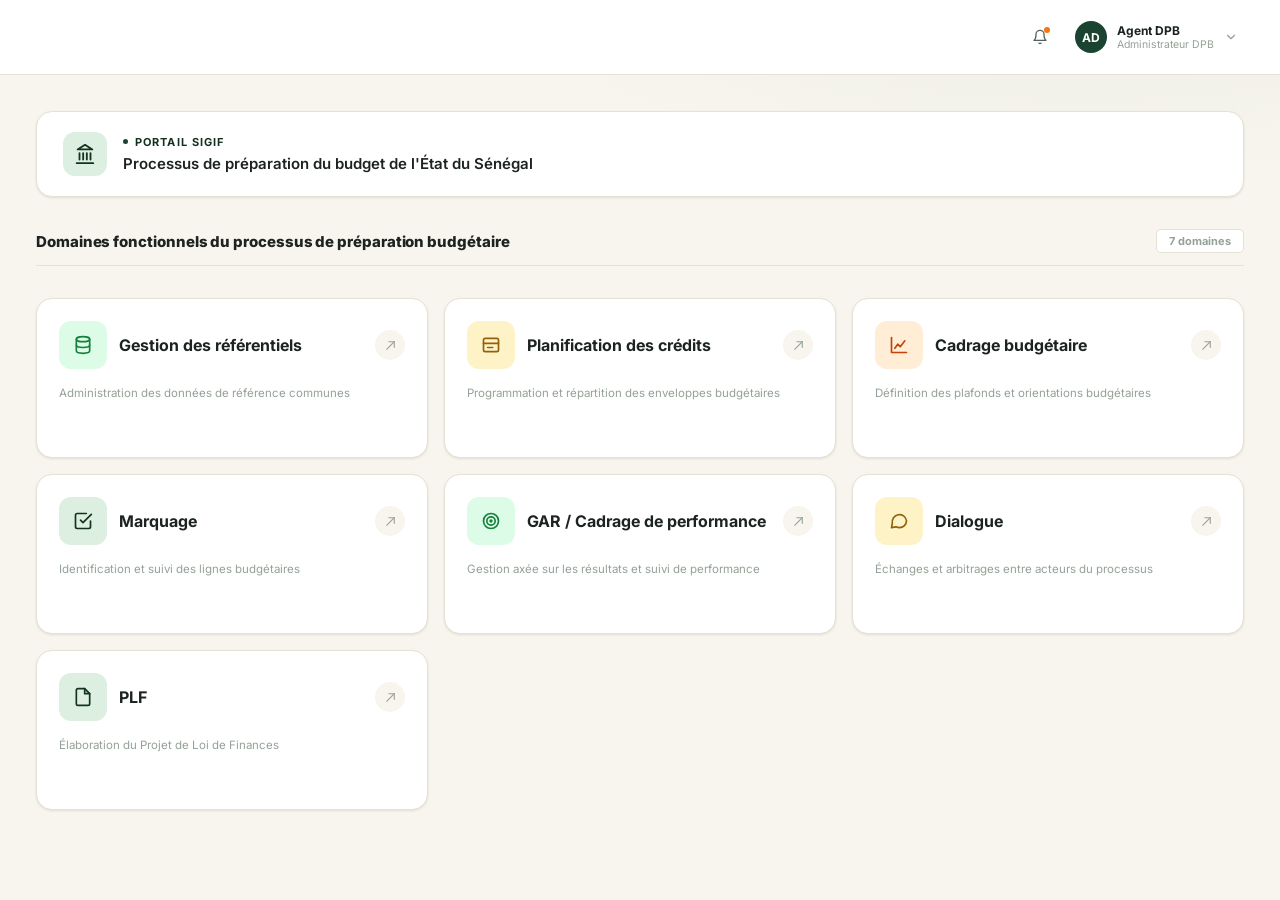
<file: _bmad-output/planning-artifacts/ux-designs/ux-projetDesignSigif-2026-09-01/mockups/index.html>
<!doctype html>
<html lang="fr">
<head>
<meta charset="utf-8">
<title>Portail SIGIF</title>
<meta http-equiv="refresh" content="0; url=portail-ecran-accueil.html">
<link rel="canonical" href="portail-ecran-accueil.html">
</head>
<body>
<p>Redirection vers <a href="portail-ecran-accueil.html">le Portail SIGIF</a>…</p>
</body>
</html>
</file>
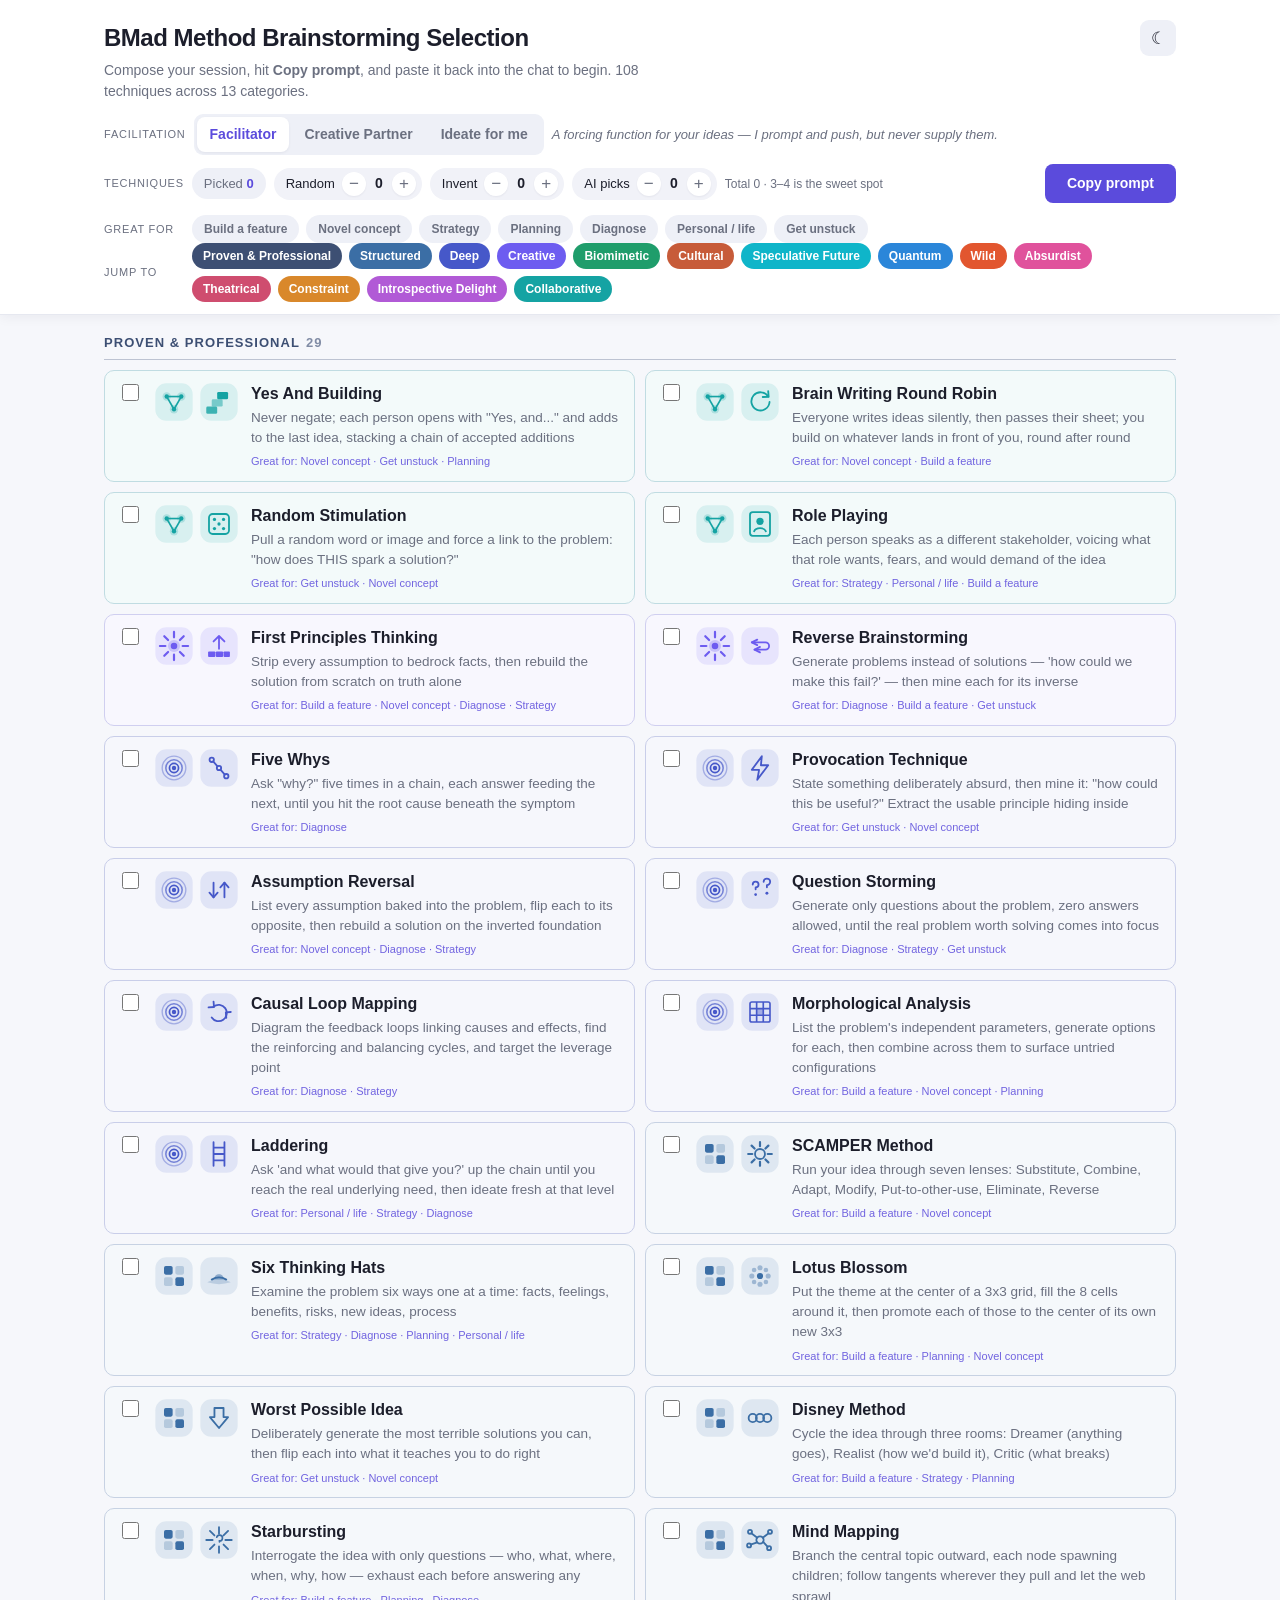
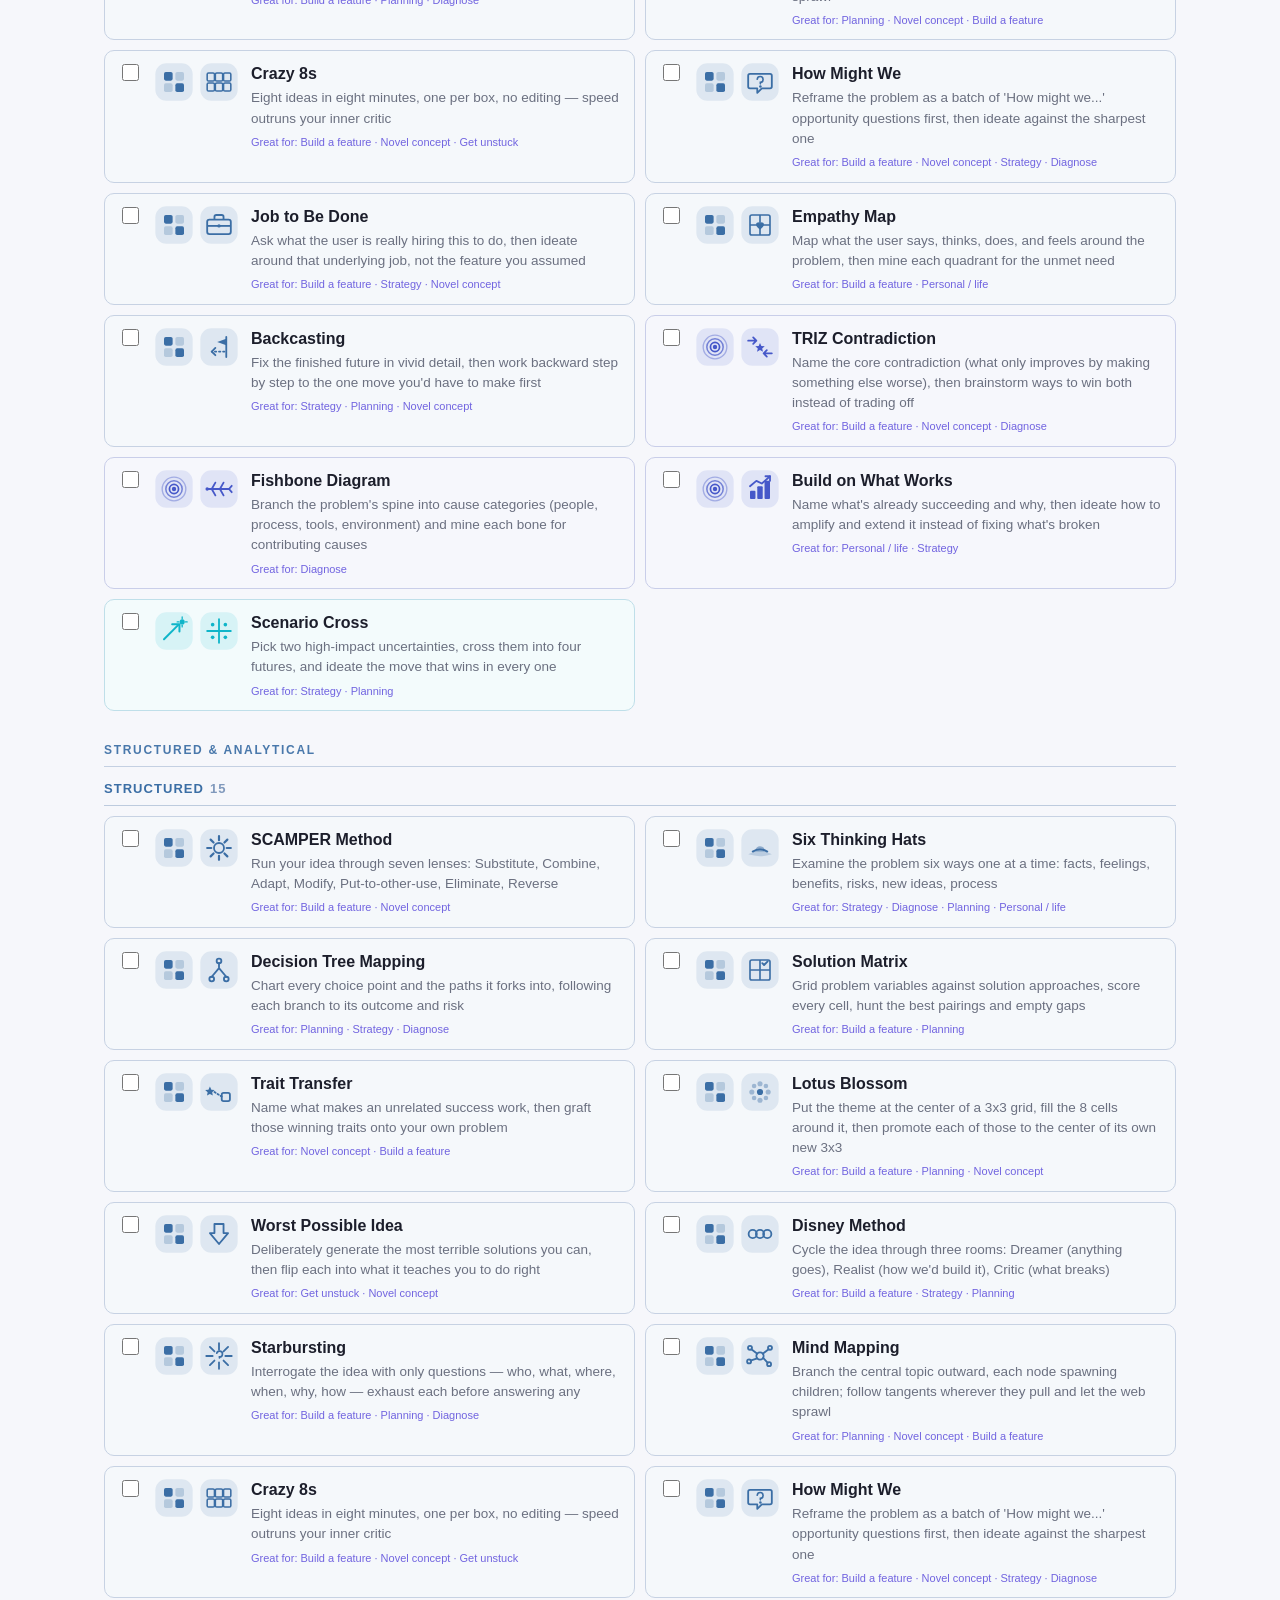
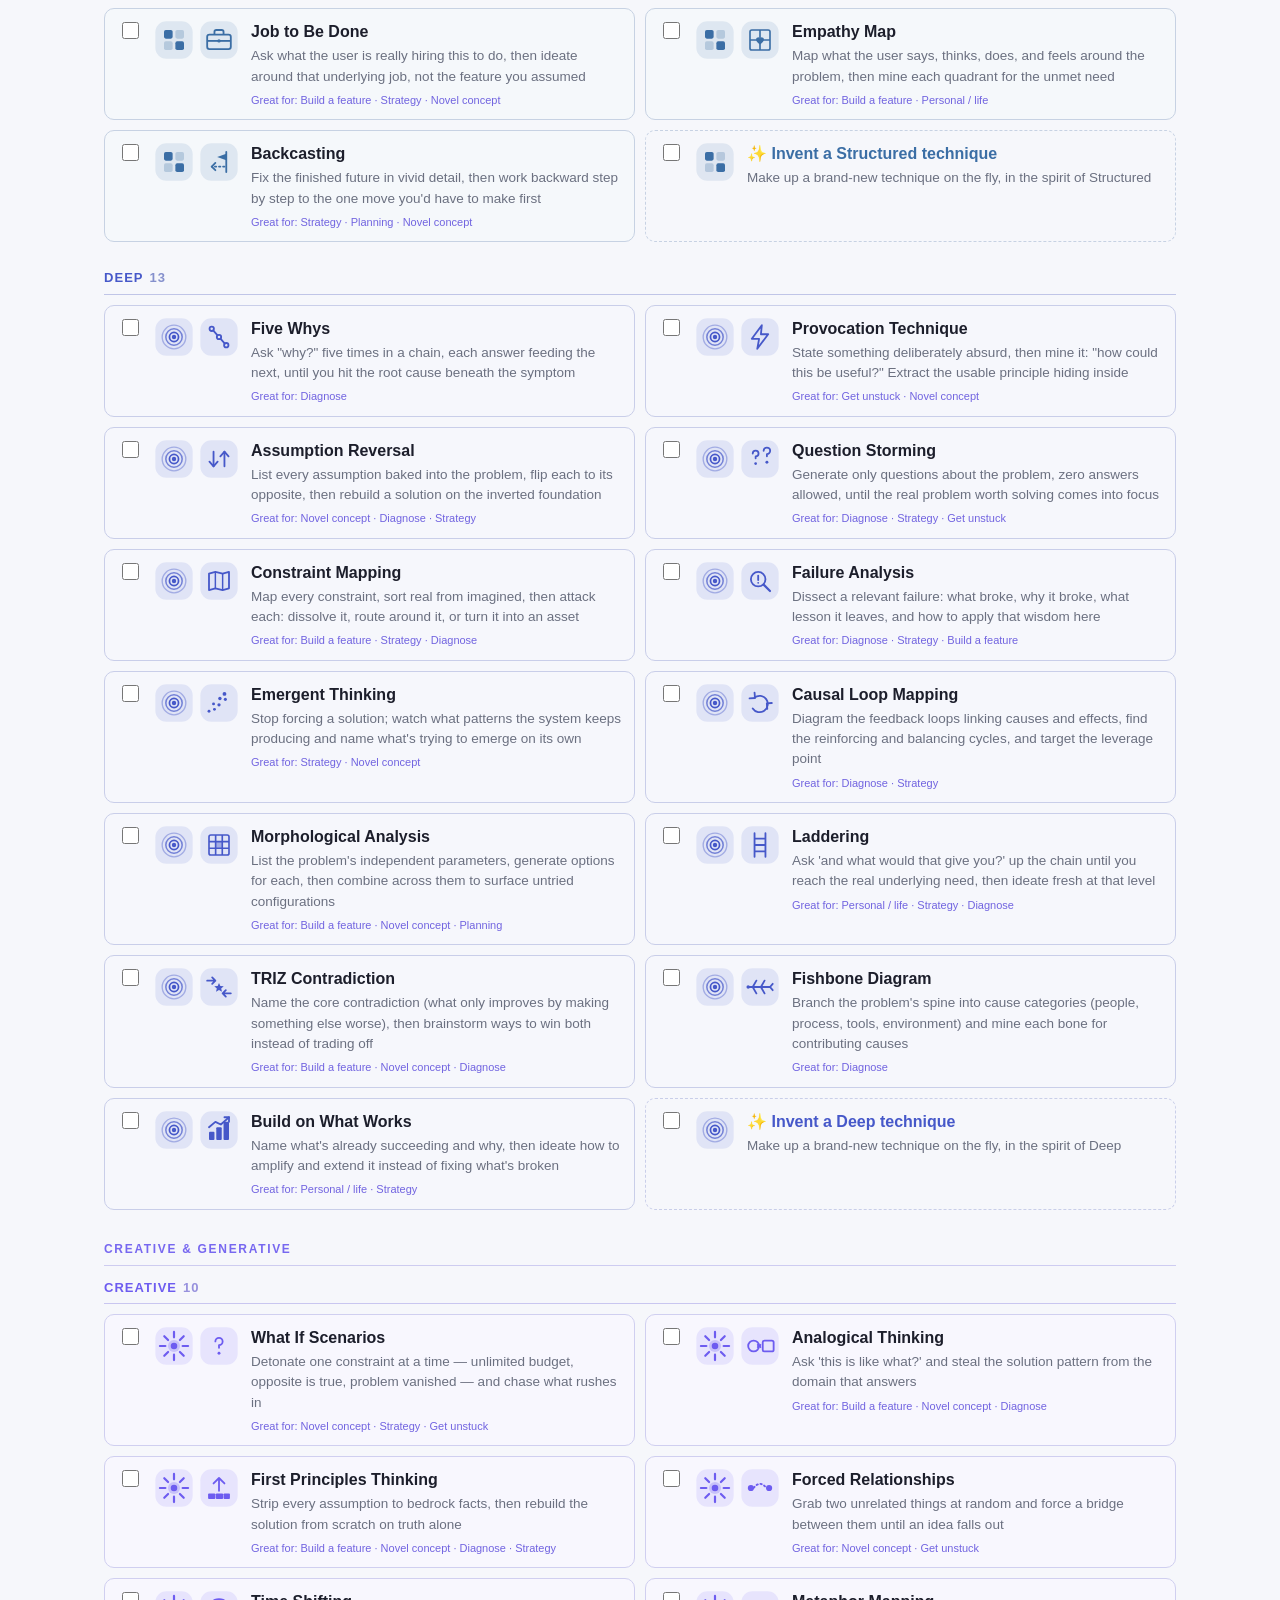
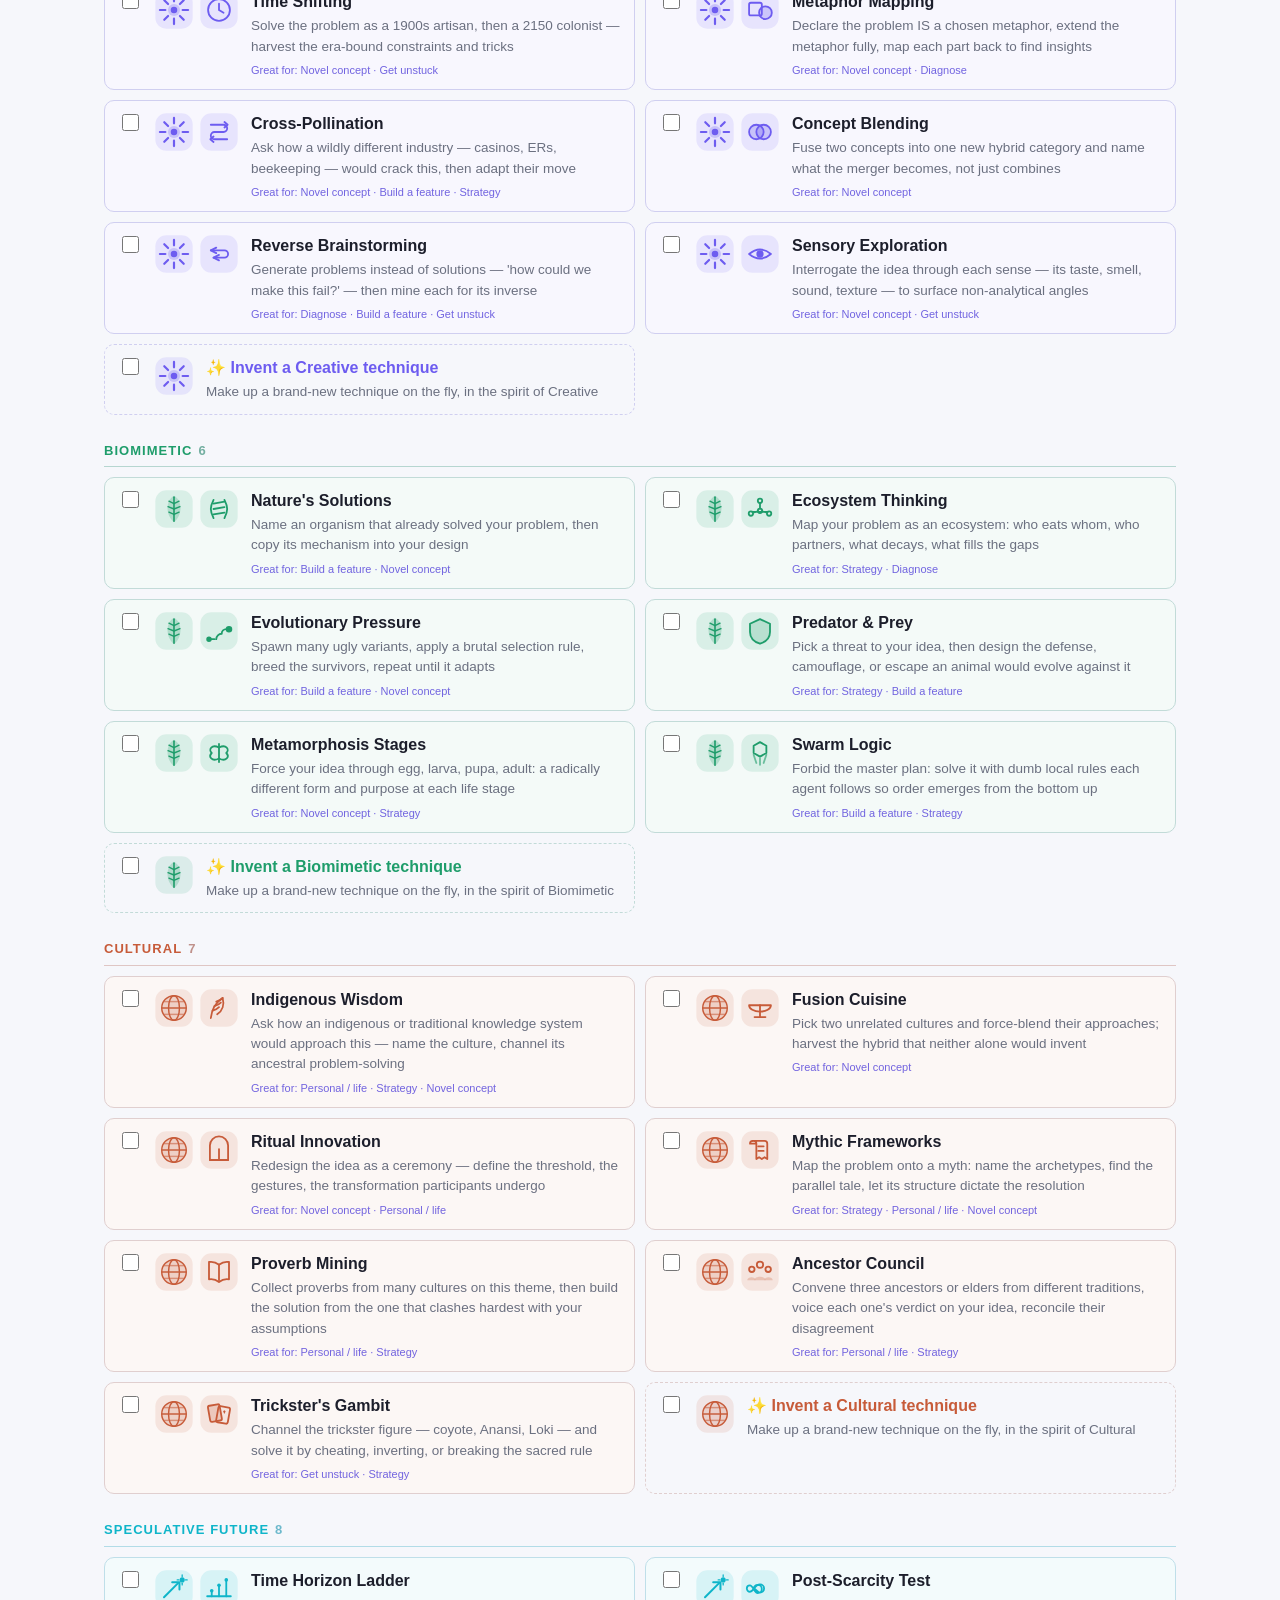
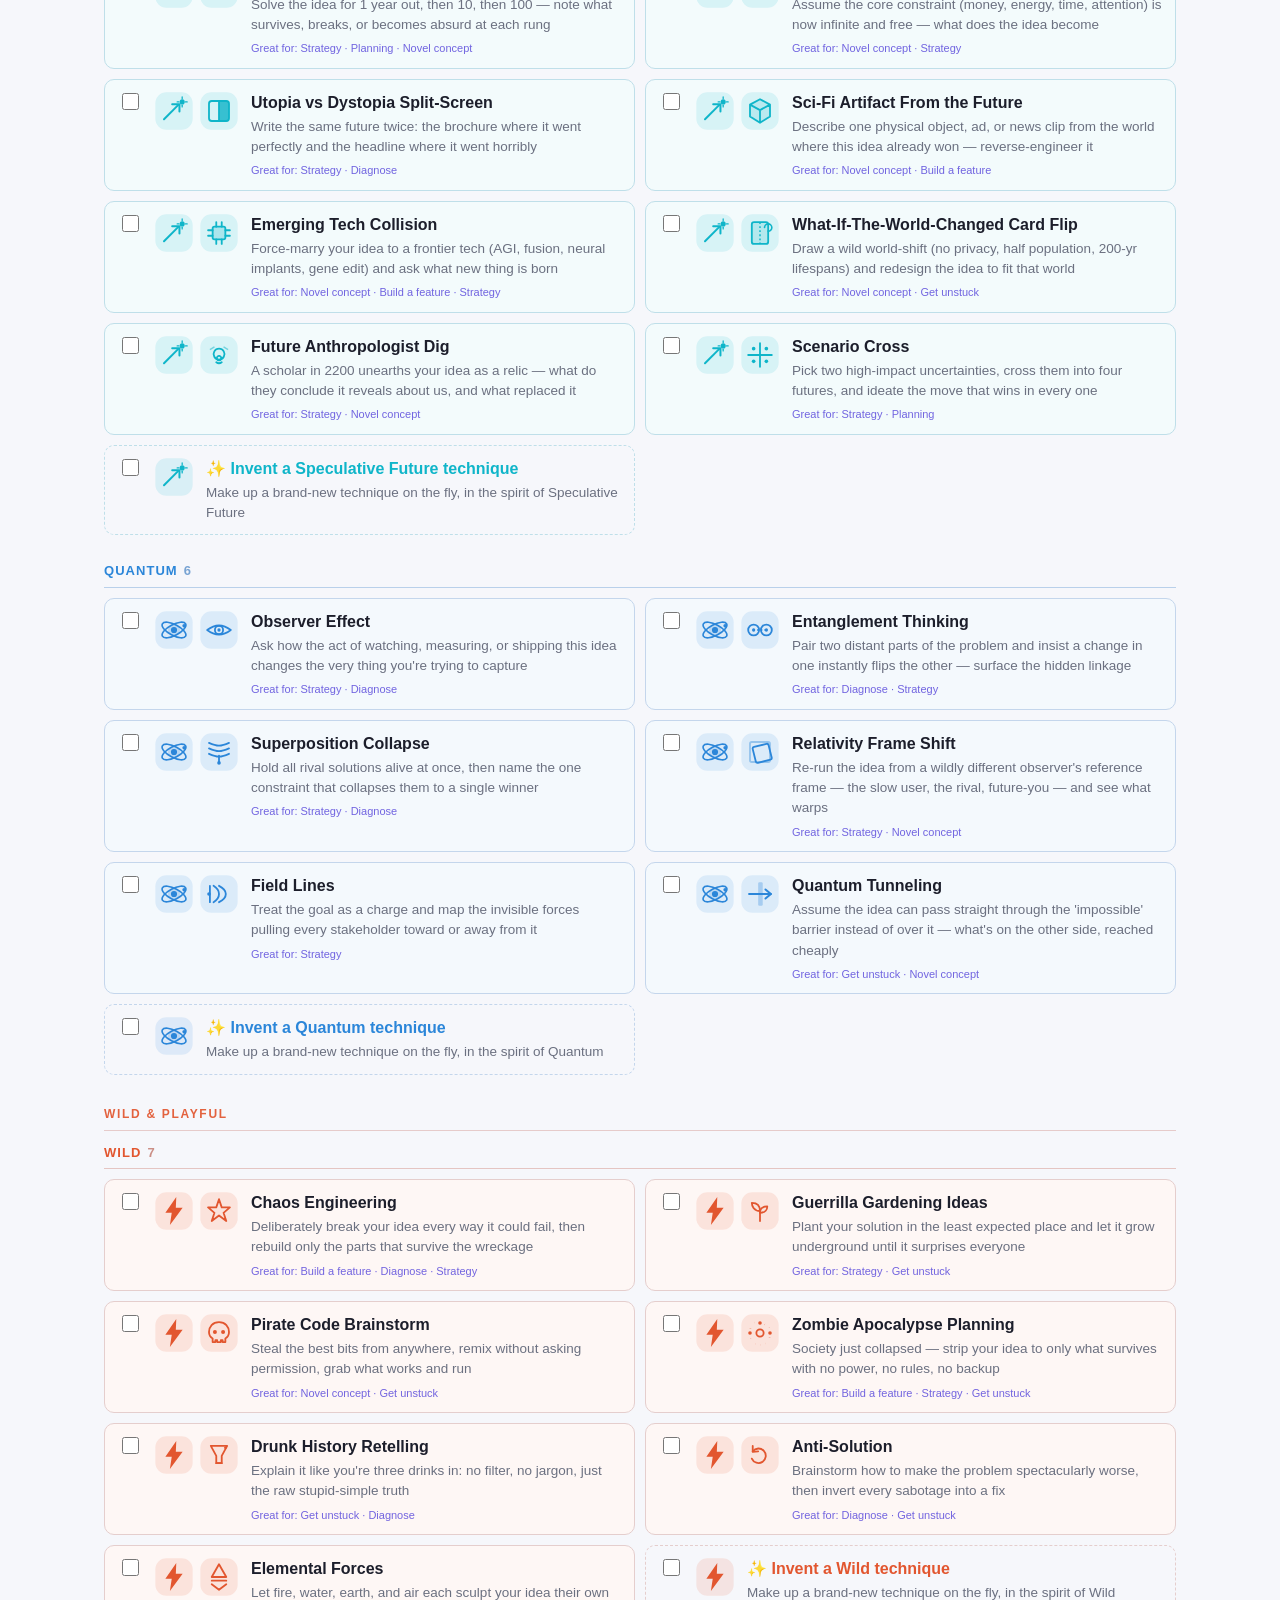
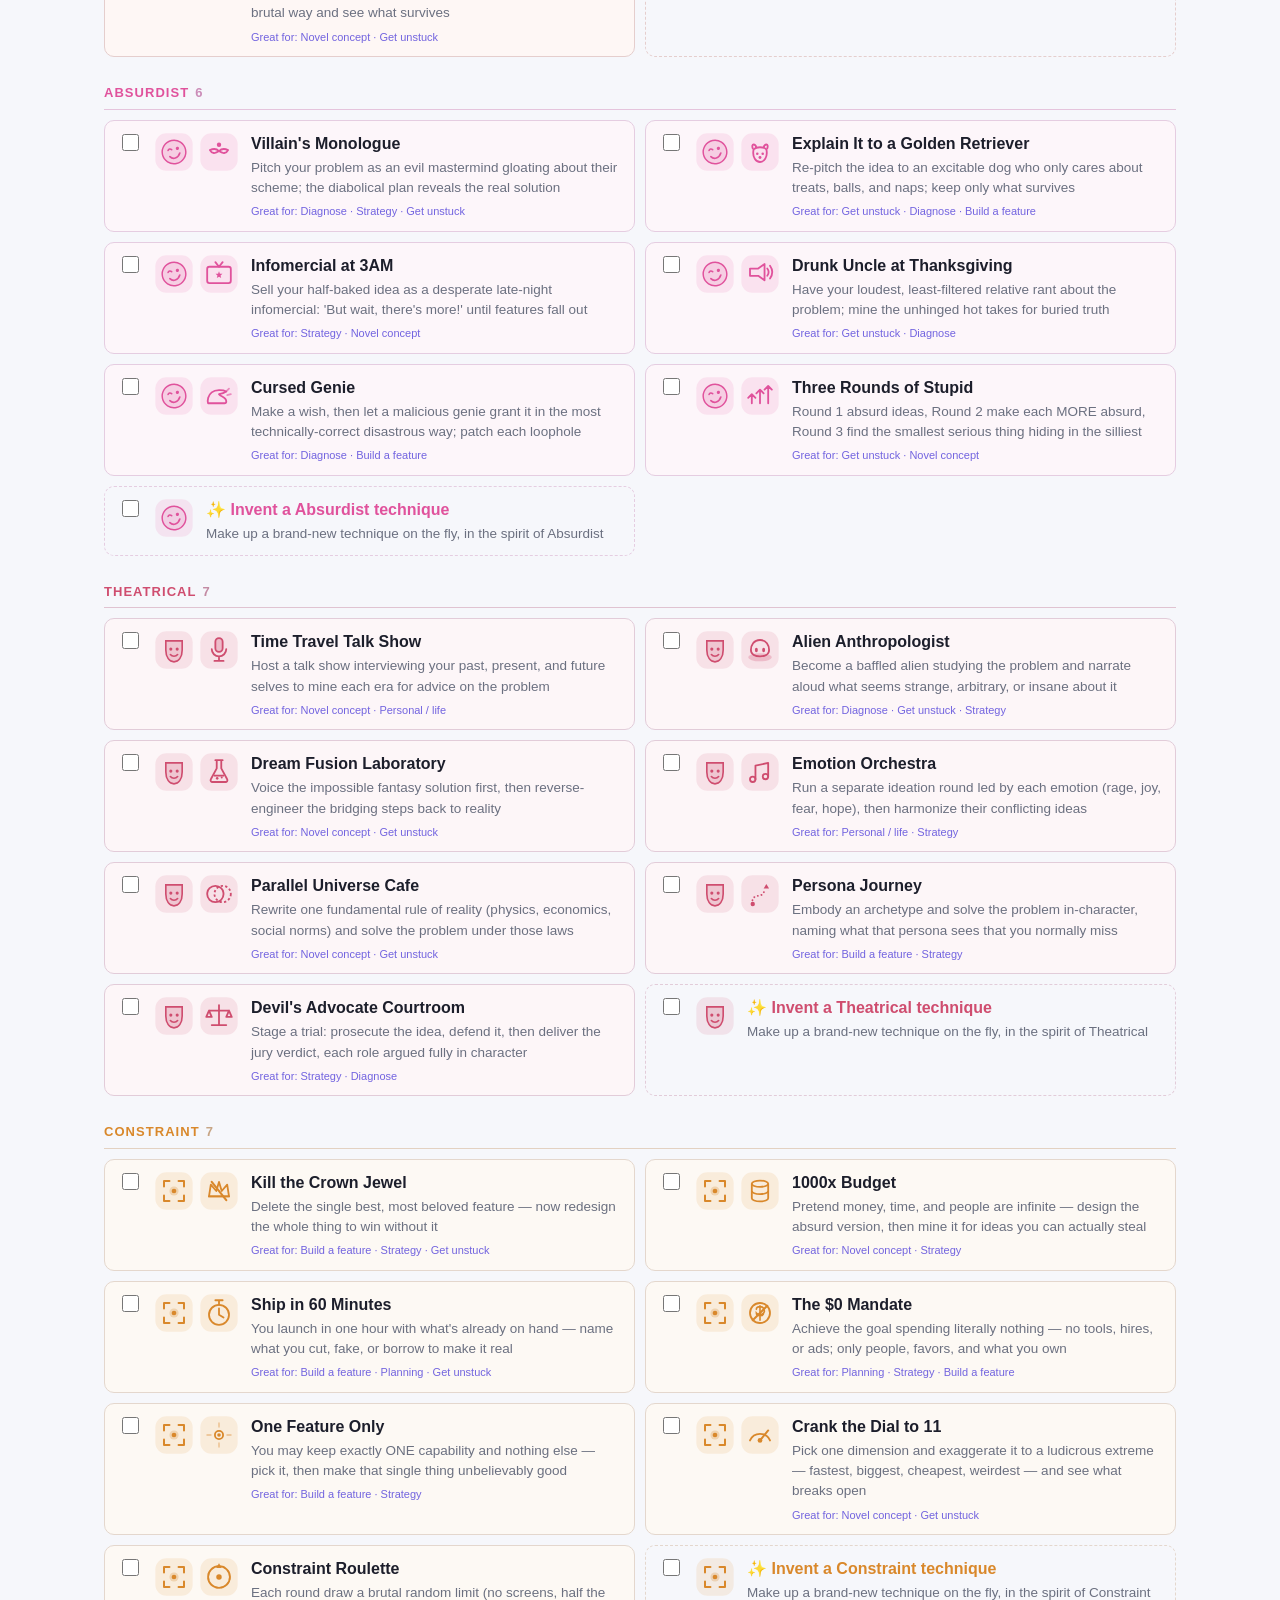
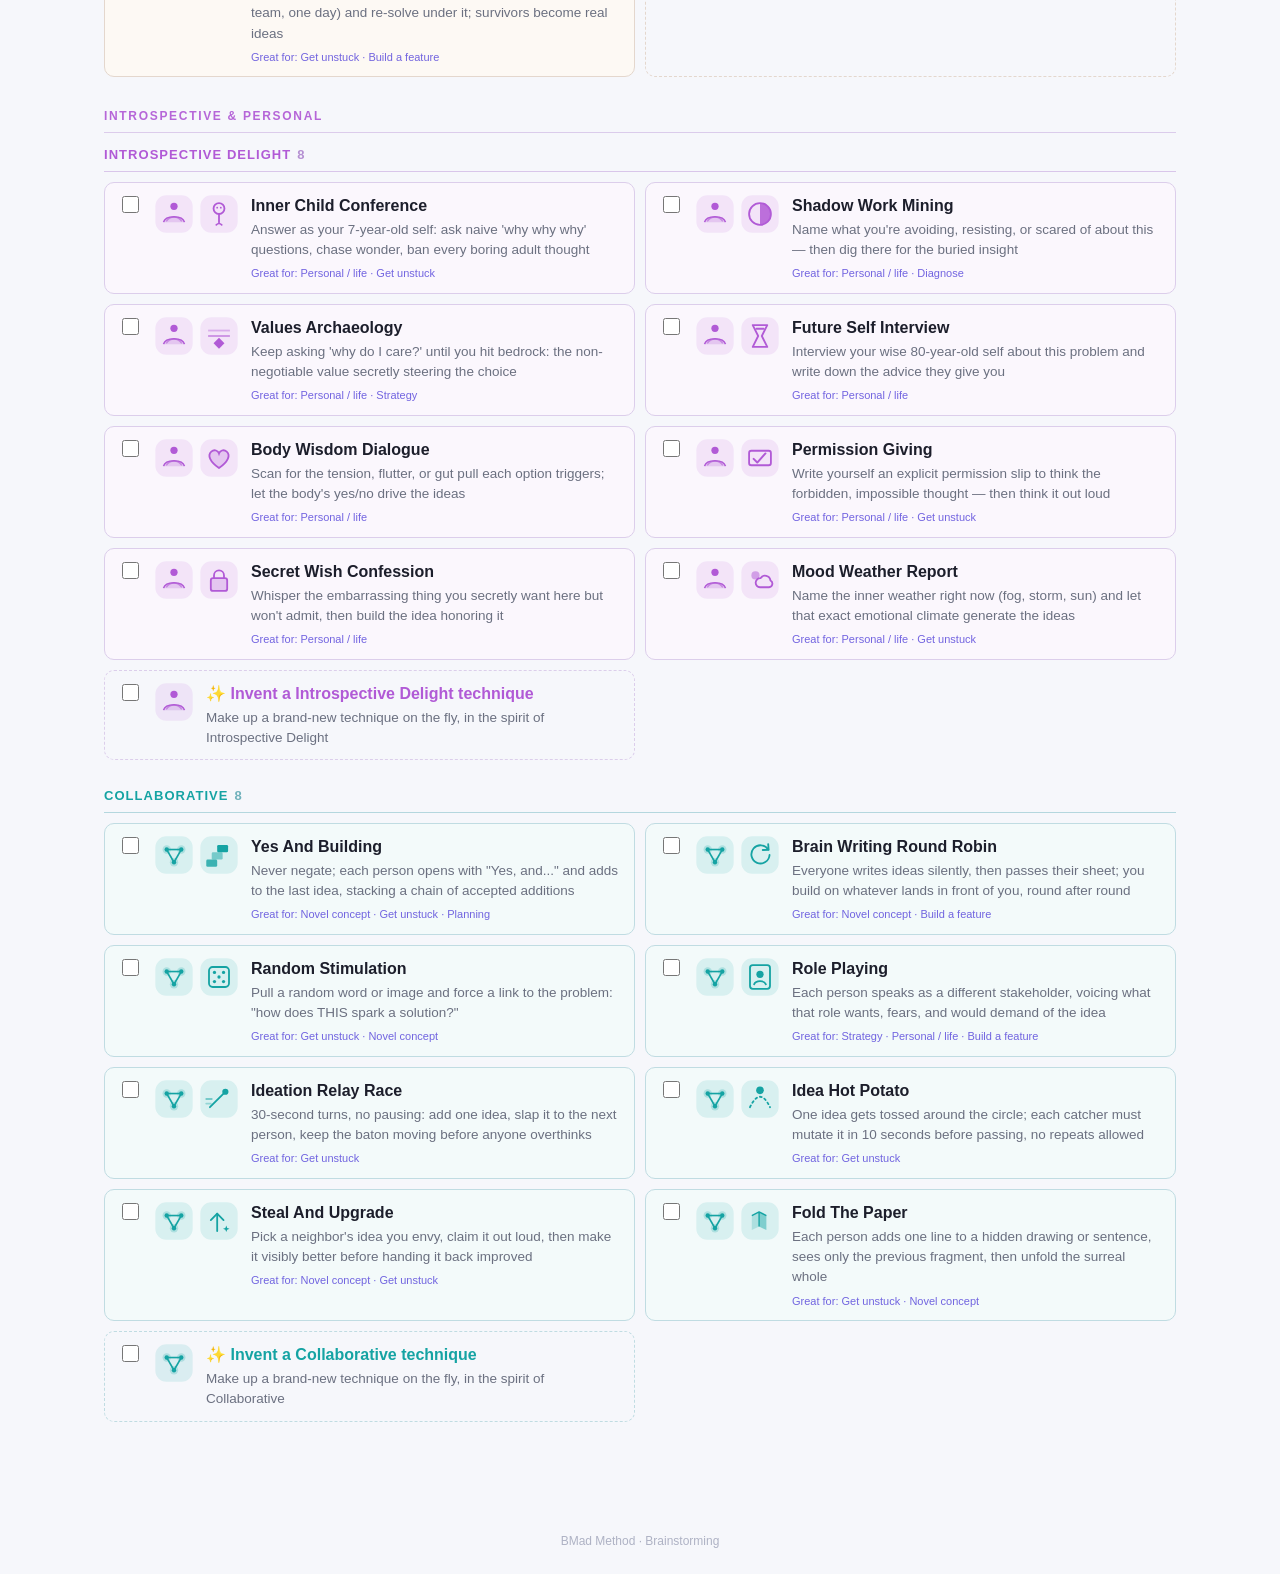
<file: .claude/skills/bmad-brainstorming/assets/brain-selector.html>
<!DOCTYPE html>
<html lang="en">
<head>
<meta charset="utf-8">
<meta name="viewport" content="width=device-width, initial-scale=1">
<title>BMad Method Brainstorming Selection</title>
<script>
/* set the theme before first paint so there's no light-mode flash */
(function(){ try {
  var t = localStorage.getItem('bmad-theme');
  if (!t) { t = (window.matchMedia && window.matchMedia('(prefers-color-scheme: dark)').matches) ? 'dark' : 'light'; }
  document.documentElement.setAttribute('data-theme', t);
} catch(e){} })();
</script>
<style>
  :root {
    --bg:#f6f7fb; --surface:#fff; --ink:#1c1e2b; --muted:#6b7080;
    --accent:#5b4bdc; --accent-ink:#5b4bdc; --warn:#c0561f;
    --line:#e6e8f0; --control:#eef0f7; --control2:#f1f2f8; --raised:#fff;
    --cnt:#b9bdce; --foot:#aeb2c4; --shadow:rgba(20,20,50,.06);
  }
  :root[data-theme="dark"] {
    --bg:#0f1117; --surface:#171a23; --ink:#e7e9f2; --muted:#9aa0b4;
    --accent:#6d5cf0; --accent-ink:#a99bff; --warn:#e08a4a;
    --line:#2a2f3e; --control:#222634; --control2:#1d212d; --raised:#2c3242;
    --cnt:#5a6076; --foot:#5a6076; --shadow:rgba(0,0,0,.45);
  }
  /* lift the category hue toward white on dark surfaces so deep hues stay legible */
  :root[data-theme="dark"] section > h2 { color:color-mix(in srgb, var(--c) 62%, #fff); }
  :root[data-theme="dark"] .tech .ico { color:color-mix(in srgb, var(--c) 68%, #fff); }
  :root[data-theme="dark"] label.tech:has(input:checked) { border-color:color-mix(in srgb, var(--c) 60%, #fff); }
  .titlerow { display:flex; align-items:flex-start; justify-content:space-between; gap:12px; }
  .themebtn { flex:none; width:36px; height:36px; border-radius:9px; background:var(--control); color:var(--ink); font-size:17px; line-height:1; display:inline-flex; align-items:center; justify-content:center; }
  .themebtn:hover { background:var(--raised); }
  * { box-sizing:border-box; }
  body { margin:0; font:16px/1.5 -apple-system,BlinkMacSystemFont,"Segoe UI",Roboto,Helvetica,Arial,sans-serif; background:var(--bg); color:var(--ink); }
  header { position:sticky; top:0; z-index:5; background:var(--surface); padding:20px 0 12px; border-bottom:1px solid var(--line); box-shadow:0 2px 12px var(--shadow); }
  .hwrap { max-width:1120px; margin:0 auto; padding:0 24px; }  /* align header content with the card column on wide screens */
  h1 { margin:0 0 4px; font-size:24px; letter-spacing:-.02em; }
  .sub { margin:0 0 12px; color:var(--muted); font-size:14px; max-width:74ch; }
  button { font:inherit; border:0; border-radius:8px; cursor:pointer; }
  .composer { display:flex; flex-direction:column; gap:9px; margin:6px 0 12px; }
  .grp { display:flex; gap:8px; align-items:center; flex-wrap:wrap; }
  .glabel { font-size:11px; text-transform:uppercase; letter-spacing:.07em; color:var(--muted); min-width:74px; }
  .modes { display:inline-flex; background:var(--control); border-radius:9px; padding:3px; gap:2px; }
  .mode { padding:7px 13px; font-size:14px; font-weight:600; color:var(--muted); background:transparent; }
  .mode.on { background:var(--raised); color:var(--accent-ink); box-shadow:0 1px 3px var(--shadow); }
  .modehint { flex:1 1 240px; min-width:0; font-size:13px; color:var(--muted); font-style:italic; }
  .pill { font-size:13px; color:var(--muted); background:var(--control); padding:6px 12px; border-radius:20px; }
  .pill b { color:var(--accent-ink); }
  .step { display:inline-flex; align-items:center; gap:7px; font-size:13px; color:var(--ink); background:var(--control2); padding:4px 6px 4px 12px; border-radius:20px; }
  .step b { min-width:12px; text-align:center; font-size:14px; color:var(--ink); }
  .step button { width:24px; height:24px; border-radius:50%; background:var(--raised); color:var(--muted); font-size:17px; line-height:22px; text-align:center; box-shadow:0 1px 2px var(--shadow); }
  .step button:hover { color:var(--accent-ink); }
  .total { font-size:12px; color:var(--muted); }
  .total.warn { color:var(--warn); font-weight:600; }
  .bar { display:flex; gap:10px 14px; align-items:center; flex-wrap:wrap; }
  #copy { margin-left:auto; padding:9px 22px; background:var(--accent); color:#fff; font-size:14px; font-weight:700; }
  #copy:hover { filter:brightness(1.07); }
  .chips { flex:1 1 320px; min-width:0; display:flex; gap:7px; flex-wrap:wrap; align-items:center; }
  .chip { font-size:12px; padding:4px 11px; border-radius:16px; border:0; color:#fff; background:var(--cc); font-weight:600; cursor:pointer; }
  .chip:hover { filter:brightness(1.08); }
  .banner { max-height:0; overflow:hidden; transition:max-height .25s ease, padding .22s ease, margin .22s ease; background:linear-gradient(90deg,var(--accent),#8275f2); color:#fff; border-radius:10px; font-weight:700; text-align:center; padding:0 14px; }
  .banner.show { max-height:64px; padding:13px 14px; margin-top:10px; }
  .banner.fail { background:linear-gradient(90deg,var(--warn),#e0894a); }
  main { padding:18px 24px 60px; max-width:1120px; margin:0 auto; }
  section { margin:0 0 26px; }
  section > h2 { font-size:13px; text-transform:uppercase; letter-spacing:.08em; color:var(--c); margin:0 0 10px; border-bottom:1px solid color-mix(in srgb, var(--c) 24%, var(--line)); padding-bottom:6px; }
  section > h2 .cnt { color:color-mix(in srgb, var(--c) 45%, var(--cnt)); margin-left:6px; }
  .grid { display:grid; grid-template-columns:repeat(auto-fill,minmax(360px,1fr)); gap:10px; }
  label.tech { display:flex; gap:12px; align-items:flex-start; background:color-mix(in srgb, var(--c) 5%, var(--surface)); border:1px solid color-mix(in srgb, var(--c) 18%, var(--line)); border-radius:10px; padding:11px 13px; cursor:pointer; transition:border-color .12s, box-shadow .12s, background .12s; }
  label.tech:hover { border-color:color-mix(in srgb, var(--c) 45%, var(--surface)); }
  label.tech input { margin-top:2px; width:17px; height:17px; accent-color:var(--c); flex:none; }
  label.tech:has(input:checked) { border-color:var(--c); background:color-mix(in srgb, var(--c) 12%, var(--surface)); box-shadow:0 0 0 2px color-mix(in srgb, var(--c) 30%, transparent); }
  .tech .ic2 { display:flex; gap:5px; flex:none; }
  .tech .ico { width:40px; height:40px; flex:none; color:var(--c); }
  .tech .n { font-weight:600; display:block; }
  .tech .d { color:var(--muted); font-size:13.5px; display:block; margin-top:2px; }
  .tech .gf { color:var(--accent-ink); font-size:11px; display:block; margin-top:5px; opacity:.85; }
  .grouphdr { margin:30px 0 12px; font-size:12px; text-transform:uppercase; letter-spacing:.14em; font-weight:700; color:var(--c); opacity:.92; border-bottom:1px solid color-mix(in srgb, var(--c) 22%, var(--line)); padding-bottom:7px; }
  main > .grouphdr:first-child { margin-top:2px; }
  :root[data-theme="dark"] .grouphdr { color:color-mix(in srgb, var(--c) 62%, #fff); }
  .goals { display:flex; gap:7px; flex-wrap:wrap; }
  .goal { font-size:12px; padding:5px 12px; border-radius:16px; background:var(--control); color:var(--muted); font-weight:600; }
  .goal:hover { color:var(--ink); }
  .goal.on { background:var(--accent); color:#fff; }
  label.tech.invent { border-style:dashed; background:transparent; }
  label.tech.invent:hover { border-color:var(--c); }
  label.tech.invent .n { color:var(--c); }
  label.tech.hidden { display:none; }
  footer { text-align:center; color:var(--foot); font-size:12px; padding:24px; }
</style>
</head>
<body>
<header>
  <div class="hwrap">
  <div class="titlerow">
    <h1>BMad Method Brainstorming Selection</h1>
    <button id="theme" class="themebtn" type="button" aria-label="Toggle dark mode" title="Toggle dark mode"></button>
  </div>
  <p class="sub">Compose your session, hit <strong>Copy prompt</strong>, and paste it back into the chat to begin. 108 techniques across 13 categories.</p>

  <div class="composer">
    <div class="grp">
      <span class="glabel">Facilitation</span>
      <div class="modes" id="modes">
        <button type="button" class="mode on" data-mode="Facilitator">Facilitator</button>
        <button type="button" class="mode" data-mode="Creative Partner">Creative Partner</button>
        <button type="button" class="mode" data-mode="Ideate for me">Ideate for me</button>
      </div>
      <span class="modehint" id="modehint"></span>
    </div>
    <div class="grp">
      <span class="glabel">Techniques</span>
      <span class="pill">Picked <b id="pickN">0</b></span>
      <span class="step">Random <button type="button" data-step="rand" data-d="-1">&minus;</button><b id="randN">0</b><button type="button" data-step="rand" data-d="1">+</button></span>
      <span class="step">Invent <button type="button" data-step="inv" data-d="-1">&minus;</button><b id="invN">0</b><button type="button" data-step="inv" data-d="1">+</button></span>
      <span class="step">AI picks <button type="button" data-step="ai" data-d="-1">&minus;</button><b id="aiN">0</b><button type="button" data-step="ai" data-d="1">+</button></span>
      <span class="total" id="total">Total 0 &middot; 3&ndash;4 is the sweet spot</span>
      <button id="copy" type="button">Copy prompt</button>
    </div>
  </div>

  <div class="bar"><span class="glabel">Great for</span><div class="goals" id="goals"><button type="button" class="goal" data-goal="feature">Build a feature</button><button type="button" class="goal" data-goal="novel">Novel concept</button><button type="button" class="goal" data-goal="strategy">Strategy</button><button type="button" class="goal" data-goal="planning">Planning</button><button type="button" class="goal" data-goal="diagnosis">Diagnose</button><button type="button" class="goal" data-goal="personal">Personal / life</button><button type="button" class="goal" data-goal="unstuck">Get unstuck</button></div></div>
  <div class="bar">
    <span class="glabel">Jump to</span>
    <div class="chips" id="chips"><button type="button" class="chip" data-cat="Proven &amp; Professional" style="--cc:#3d4f73">Proven &amp; Professional</button><button type="button" class="chip" data-cat="Structured" style="--cc:#3b6ea5">Structured</button><button type="button" class="chip" data-cat="Deep" style="--cc:#4658c9">Deep</button><button type="button" class="chip" data-cat="Creative" style="--cc:#6d5cf0">Creative</button><button type="button" class="chip" data-cat="Biomimetic" style="--cc:#1f9d6b">Biomimetic</button><button type="button" class="chip" data-cat="Cultural" style="--cc:#c75b39">Cultural</button><button type="button" class="chip" data-cat="Speculative Future" style="--cc:#0fb5c9">Speculative Future</button><button type="button" class="chip" data-cat="Quantum" style="--cc:#2b86d9">Quantum</button><button type="button" class="chip" data-cat="Wild" style="--cc:#e2562f">Wild</button><button type="button" class="chip" data-cat="Absurdist" style="--cc:#e0529c">Absurdist</button><button type="button" class="chip" data-cat="Theatrical" style="--cc:#cf4d6f">Theatrical</button><button type="button" class="chip" data-cat="Constraint" style="--cc:#d9882b">Constraint</button><button type="button" class="chip" data-cat="Introspective Delight" style="--cc:#b15ad6">Introspective Delight</button><button type="button" class="chip" data-cat="Collaborative" style="--cc:#15a3a3">Collaborative</button></div>
  </div>

  <div class="banner" id="banner">&#10003; Copied! Now paste it into the chat to start your session.</div>
  </div>
</header>
<main>
<section data-cat="Proven &amp; Professional" style="--c:#3d4f73"><h2>Proven &amp; Professional<span class="cnt">29</span></h2><div class="grid"><label class="tech" style="--c:#15a3a3"><input type="checkbox" data-name="Yes And Building" data-cat="Collaborative" data-desc="Never negate; each person opens with &quot;Yes, and...&quot; and adds to the last idea, stacking a chain of accepted additions" data-good="novel|unstuck|planning" data-prov="classic" data-lead="1"><span class="ic2"><svg class="ico" viewBox="0 0 44 44" xmlns="http://www.w3.org/2000/svg"><rect x="1.5" y="1.5" width="41" height="41" rx="12" fill="currentColor" fill-opacity="0.12"/><g stroke="currentColor" stroke-width="1.8"><line x1="14" y1="16" x2="30" y2="16"/><line x1="14" y1="16" x2="22" y2="30"/><line x1="30" y1="16" x2="22" y2="30"/></g><g fill="currentColor" fill-opacity="0.22"><circle cx="14" cy="16" r="4.6"/><circle cx="30" cy="16" r="4.6"/><circle cx="22" cy="30" r="4.6"/></g><g fill="currentColor"><circle cx="14" cy="16" r="2.4"/><circle cx="30" cy="16" r="2.4"/><circle cx="22" cy="30" r="2.4"/></g></svg><svg class="ico" viewBox="0 0 44 44" xmlns="http://www.w3.org/2000/svg"><rect x="1.5" y="1.5" width="41" height="41" rx="12" fill="currentColor" fill-opacity="0.12"/><g fill="currentColor"><rect x="8" y="27" width="12" height="8" rx="1.5" fill-opacity=".8"/><rect x="14" y="19" width="12" height="8" rx="1.5" fill-opacity=".5"/><rect x="20" y="11" width="12" height="8" rx="1.5"/></g></svg></span><span><span class="n">Yes And Building</span><span class="d">Never negate; each person opens with &quot;Yes, and...&quot; and adds to the last idea, stacking a chain of accepted additions</span><span class="gf">Great for: Novel concept · Get unstuck · Planning</span></span></label><label class="tech" style="--c:#15a3a3"><input type="checkbox" data-name="Brain Writing Round Robin" data-cat="Collaborative" data-desc="Everyone writes ideas silently, then passes their sheet; you build on whatever lands in front of you, round after round" data-good="novel|feature" data-prov="classic" data-lead="1"><span class="ic2"><svg class="ico" viewBox="0 0 44 44" xmlns="http://www.w3.org/2000/svg"><rect x="1.5" y="1.5" width="41" height="41" rx="12" fill="currentColor" fill-opacity="0.12"/><g stroke="currentColor" stroke-width="1.8"><line x1="14" y1="16" x2="30" y2="16"/><line x1="14" y1="16" x2="22" y2="30"/><line x1="30" y1="16" x2="22" y2="30"/></g><g fill="currentColor" fill-opacity="0.22"><circle cx="14" cy="16" r="4.6"/><circle cx="30" cy="16" r="4.6"/><circle cx="22" cy="30" r="4.6"/></g><g fill="currentColor"><circle cx="14" cy="16" r="2.4"/><circle cx="30" cy="16" r="2.4"/><circle cx="22" cy="30" r="2.4"/></g></svg><svg class="ico" viewBox="0 0 44 44" xmlns="http://www.w3.org/2000/svg"><rect x="1.5" y="1.5" width="41" height="41" rx="12" fill="currentColor" fill-opacity="0.12"/><g fill="none" stroke="currentColor" stroke-width="2" stroke-linecap="round" stroke-linejoin="round"><path d="M31 16 A10 10 0 1 0 32.5 22"/><path d="M31 10 L31.5 16.3 L25 16.5"/></g></svg></span><span><span class="n">Brain Writing Round Robin</span><span class="d">Everyone writes ideas silently, then passes their sheet; you build on whatever lands in front of you, round after round</span><span class="gf">Great for: Novel concept · Build a feature</span></span></label><label class="tech" style="--c:#15a3a3"><input type="checkbox" data-name="Random Stimulation" data-cat="Collaborative" data-desc="Pull a random word or image and force a link to the problem: &quot;how does THIS spark a solution?&quot;" data-good="unstuck|novel" data-prov="classic" data-lead="1"><span class="ic2"><svg class="ico" viewBox="0 0 44 44" xmlns="http://www.w3.org/2000/svg"><rect x="1.5" y="1.5" width="41" height="41" rx="12" fill="currentColor" fill-opacity="0.12"/><g stroke="currentColor" stroke-width="1.8"><line x1="14" y1="16" x2="30" y2="16"/><line x1="14" y1="16" x2="22" y2="30"/><line x1="30" y1="16" x2="22" y2="30"/></g><g fill="currentColor" fill-opacity="0.22"><circle cx="14" cy="16" r="4.6"/><circle cx="30" cy="16" r="4.6"/><circle cx="22" cy="30" r="4.6"/></g><g fill="currentColor"><circle cx="14" cy="16" r="2.4"/><circle cx="30" cy="16" r="2.4"/><circle cx="22" cy="30" r="2.4"/></g></svg><svg class="ico" viewBox="0 0 44 44" xmlns="http://www.w3.org/2000/svg"><rect x="1.5" y="1.5" width="41" height="41" rx="12" fill="currentColor" fill-opacity="0.12"/><rect x="11" y="11" width="22" height="22" rx="4" fill="none" stroke="currentColor" stroke-width="2"/><g fill="currentColor"><circle cx="17" cy="17" r="1.8"/><circle cx="27" cy="17" r="1.8"/><circle cx="22" cy="22" r="1.8"/><circle cx="17" cy="27" r="1.8"/><circle cx="27" cy="27" r="1.8"/></g></svg></span><span><span class="n">Random Stimulation</span><span class="d">Pull a random word or image and force a link to the problem: &quot;how does THIS spark a solution?&quot;</span><span class="gf">Great for: Get unstuck · Novel concept</span></span></label><label class="tech" style="--c:#15a3a3"><input type="checkbox" data-name="Role Playing" data-cat="Collaborative" data-desc="Each person speaks as a different stakeholder, voicing what that role wants, fears, and would demand of the idea" data-good="strategy|personal|feature" data-prov="classic" data-lead="1"><span class="ic2"><svg class="ico" viewBox="0 0 44 44" xmlns="http://www.w3.org/2000/svg"><rect x="1.5" y="1.5" width="41" height="41" rx="12" fill="currentColor" fill-opacity="0.12"/><g stroke="currentColor" stroke-width="1.8"><line x1="14" y1="16" x2="30" y2="16"/><line x1="14" y1="16" x2="22" y2="30"/><line x1="30" y1="16" x2="22" y2="30"/></g><g fill="currentColor" fill-opacity="0.22"><circle cx="14" cy="16" r="4.6"/><circle cx="30" cy="16" r="4.6"/><circle cx="22" cy="30" r="4.6"/></g><g fill="currentColor"><circle cx="14" cy="16" r="2.4"/><circle cx="30" cy="16" r="2.4"/><circle cx="22" cy="30" r="2.4"/></g></svg><svg class="ico" viewBox="0 0 44 44" xmlns="http://www.w3.org/2000/svg"><rect x="1.5" y="1.5" width="41" height="41" rx="12" fill="currentColor" fill-opacity="0.12"/><rect x="11" y="9" width="22" height="26" rx="3" fill="none" stroke="currentColor" stroke-width="2"/><circle cx="22" cy="19" r="4" fill="currentColor"/><path d="M15.5 30 c2 -4.5 11 -4.5 13 0" fill="none" stroke="currentColor" stroke-width="2" stroke-linecap="round"/></svg></span><span><span class="n">Role Playing</span><span class="d">Each person speaks as a different stakeholder, voicing what that role wants, fears, and would demand of the idea</span><span class="gf">Great for: Strategy · Personal / life · Build a feature</span></span></label><label class="tech" style="--c:#6d5cf0"><input type="checkbox" data-name="First Principles Thinking" data-cat="Creative" data-desc="Strip every assumption to bedrock facts, then rebuild the solution from scratch on truth alone" data-good="feature|novel|diagnosis|strategy" data-prov="classic" data-lead="1"><span class="ic2"><svg class="ico" viewBox="0 0 44 44" xmlns="http://www.w3.org/2000/svg"><rect x="1.5" y="1.5" width="41" height="41" rx="12" fill="currentColor" fill-opacity="0.12"/><g stroke="currentColor" stroke-width="2.4" stroke-linecap="round"><line x1="22" y1="6.5" x2="22" y2="12.5"/><line x1="22" y1="31.5" x2="22" y2="37.5"/><line x1="6.5" y1="22" x2="12.5" y2="22"/><line x1="31.5" y1="22" x2="37.5" y2="22"/><line x1="11.3" y1="11.3" x2="15.5" y2="15.5"/><line x1="28.5" y1="28.5" x2="32.7" y2="32.7"/><line x1="32.7" y1="11.3" x2="28.5" y2="15.5"/><line x1="15.5" y1="28.5" x2="11.3" y2="32.7"/></g><circle cx="22" cy="22" r="6.6" fill="currentColor" fill-opacity="0.25"/><circle cx="22" cy="22" r="3.6" fill="currentColor"/></svg><svg class="ico" viewBox="0 0 44 44" xmlns="http://www.w3.org/2000/svg"><rect x="1.5" y="1.5" width="41" height="41" rx="12" fill="currentColor" fill-opacity="0.12"/><g fill="currentColor"><rect x="10" y="28" width="8" height="6" rx="1"/><rect x="18.5" y="28" width="8" height="6" rx="1"/><rect x="27" y="28" width="7" height="6" rx="1"/></g><path d="M22 25 L22 11 M16 17 L22 11 L28 17" fill="none" stroke="currentColor" stroke-width="2" stroke-linecap="round" stroke-linejoin="round"/></svg></span><span><span class="n">First Principles Thinking</span><span class="d">Strip every assumption to bedrock facts, then rebuild the solution from scratch on truth alone</span><span class="gf">Great for: Build a feature · Novel concept · Diagnose · Strategy</span></span></label><label class="tech" style="--c:#6d5cf0"><input type="checkbox" data-name="Reverse Brainstorming" data-cat="Creative" data-desc="Generate problems instead of solutions — &#x27;how could we make this fail?&#x27; — then mine each for its inverse" data-good="diagnosis|feature|unstuck" data-prov="classic" data-lead="1"><span class="ic2"><svg class="ico" viewBox="0 0 44 44" xmlns="http://www.w3.org/2000/svg"><rect x="1.5" y="1.5" width="41" height="41" rx="12" fill="currentColor" fill-opacity="0.12"/><g stroke="currentColor" stroke-width="2.4" stroke-linecap="round"><line x1="22" y1="6.5" x2="22" y2="12.5"/><line x1="22" y1="31.5" x2="22" y2="37.5"/><line x1="6.5" y1="22" x2="12.5" y2="22"/><line x1="31.5" y1="22" x2="37.5" y2="22"/><line x1="11.3" y1="11.3" x2="15.5" y2="15.5"/><line x1="28.5" y1="28.5" x2="32.7" y2="32.7"/><line x1="32.7" y1="11.3" x2="28.5" y2="15.5"/><line x1="15.5" y1="28.5" x2="11.3" y2="32.7"/></g><circle cx="22" cy="22" r="6.6" fill="currentColor" fill-opacity="0.25"/><circle cx="22" cy="22" r="3.6" fill="currentColor"/></svg><svg class="ico" viewBox="0 0 44 44" xmlns="http://www.w3.org/2000/svg"><rect x="1.5" y="1.5" width="41" height="41" rx="12" fill="currentColor" fill-opacity="0.12"/><g fill="none" stroke="currentColor" stroke-width="2" stroke-linecap="round" stroke-linejoin="round"><path d="M13 18 H28 a4 4 0 0 1 0 8 H16"/><path d="M19 15 L13 18 L19 21 M22 23 L16 26 L22 29"/></g></svg></span><span><span class="n">Reverse Brainstorming</span><span class="d">Generate problems instead of solutions — &#x27;how could we make this fail?&#x27; — then mine each for its inverse</span><span class="gf">Great for: Diagnose · Build a feature · Get unstuck</span></span></label><label class="tech" style="--c:#4658c9"><input type="checkbox" data-name="Five Whys" data-cat="Deep" data-desc="Ask &quot;why?&quot; five times in a chain, each answer feeding the next, until you hit the root cause beneath the symptom" data-good="diagnosis" data-prov="classic" data-lead="1"><span class="ic2"><svg class="ico" viewBox="0 0 44 44" xmlns="http://www.w3.org/2000/svg"><rect x="1.5" y="1.5" width="41" height="41" rx="12" fill="currentColor" fill-opacity="0.12"/><g fill="none" stroke="currentColor"><circle cx="22" cy="22" r="13" stroke-width="1.5" stroke-opacity="0.4"/><circle cx="22" cy="22" r="9" stroke-width="1.7" stroke-opacity="0.7"/><circle cx="22" cy="22" r="5" stroke-width="1.9"/></g><circle cx="22" cy="22" r="2.4" fill="currentColor"/></svg><svg class="ico" viewBox="0 0 44 44" xmlns="http://www.w3.org/2000/svg"><rect x="1.5" y="1.5" width="41" height="41" rx="12" fill="currentColor" fill-opacity="0.12"/><g fill="none" stroke="currentColor" stroke-width="2" stroke-linecap="round" stroke-linejoin="round"><circle cx="14" cy="13" r="2.4"/><circle cx="22" cy="22" r="2.4"/><circle cx="30" cy="31" r="2.4"/><path d="M15.6 14.8 L20.4 20.2 M23.6 23.8 L28.4 29.2"/></g></svg></span><span><span class="n">Five Whys</span><span class="d">Ask &quot;why?&quot; five times in a chain, each answer feeding the next, until you hit the root cause beneath the symptom</span><span class="gf">Great for: Diagnose</span></span></label><label class="tech" style="--c:#4658c9"><input type="checkbox" data-name="Provocation Technique" data-cat="Deep" data-desc="State something deliberately absurd, then mine it: &quot;how could this be useful?&quot; Extract the usable principle hiding inside" data-good="unstuck|novel" data-prov="classic" data-lead="1"><span class="ic2"><svg class="ico" viewBox="0 0 44 44" xmlns="http://www.w3.org/2000/svg"><rect x="1.5" y="1.5" width="41" height="41" rx="12" fill="currentColor" fill-opacity="0.12"/><g fill="none" stroke="currentColor"><circle cx="22" cy="22" r="13" stroke-width="1.5" stroke-opacity="0.4"/><circle cx="22" cy="22" r="9" stroke-width="1.7" stroke-opacity="0.7"/><circle cx="22" cy="22" r="5" stroke-width="1.9"/></g><circle cx="22" cy="22" r="2.4" fill="currentColor"/></svg><svg class="ico" viewBox="0 0 44 44" xmlns="http://www.w3.org/2000/svg"><rect x="1.5" y="1.5" width="41" height="41" rx="12" fill="currentColor" fill-opacity="0.12"/><g fill="none" stroke="currentColor" stroke-width="2" stroke-linecap="round" stroke-linejoin="round"><path d="M24 9 L13 24 H21 L19 35 L31 19 H23 Z"/></g></svg></span><span><span class="n">Provocation Technique</span><span class="d">State something deliberately absurd, then mine it: &quot;how could this be useful?&quot; Extract the usable principle hiding inside</span><span class="gf">Great for: Get unstuck · Novel concept</span></span></label><label class="tech" style="--c:#4658c9"><input type="checkbox" data-name="Assumption Reversal" data-cat="Deep" data-desc="List every assumption baked into the problem, flip each to its opposite, then rebuild a solution on the inverted foundation" data-good="novel|diagnosis|strategy" data-prov="classic" data-lead="1"><span class="ic2"><svg class="ico" viewBox="0 0 44 44" xmlns="http://www.w3.org/2000/svg"><rect x="1.5" y="1.5" width="41" height="41" rx="12" fill="currentColor" fill-opacity="0.12"/><g fill="none" stroke="currentColor"><circle cx="22" cy="22" r="13" stroke-width="1.5" stroke-opacity="0.4"/><circle cx="22" cy="22" r="9" stroke-width="1.7" stroke-opacity="0.7"/><circle cx="22" cy="22" r="5" stroke-width="1.9"/></g><circle cx="22" cy="22" r="2.4" fill="currentColor"/></svg><svg class="ico" viewBox="0 0 44 44" xmlns="http://www.w3.org/2000/svg"><rect x="1.5" y="1.5" width="41" height="41" rx="12" fill="currentColor" fill-opacity="0.12"/><g fill="none" stroke="currentColor" stroke-width="2" stroke-linecap="round" stroke-linejoin="round"><path d="M16 14 V30"/><path d="M11.5 25 L16 30 L20.5 25"/><path d="M28 30 V14"/><path d="M23.5 19 L28 14 L32.5 19"/></g></svg></span><span><span class="n">Assumption Reversal</span><span class="d">List every assumption baked into the problem, flip each to its opposite, then rebuild a solution on the inverted foundation</span><span class="gf">Great for: Novel concept · Diagnose · Strategy</span></span></label><label class="tech" style="--c:#4658c9"><input type="checkbox" data-name="Question Storming" data-cat="Deep" data-desc="Generate only questions about the problem, zero answers allowed, until the real problem worth solving comes into focus" data-good="diagnosis|strategy|unstuck" data-prov="classic" data-lead="1"><span class="ic2"><svg class="ico" viewBox="0 0 44 44" xmlns="http://www.w3.org/2000/svg"><rect x="1.5" y="1.5" width="41" height="41" rx="12" fill="currentColor" fill-opacity="0.12"/><g fill="none" stroke="currentColor"><circle cx="22" cy="22" r="13" stroke-width="1.5" stroke-opacity="0.4"/><circle cx="22" cy="22" r="9" stroke-width="1.7" stroke-opacity="0.7"/><circle cx="22" cy="22" r="5" stroke-width="1.9"/></g><circle cx="22" cy="22" r="2.4" fill="currentColor"/></svg><svg class="ico" viewBox="0 0 44 44" xmlns="http://www.w3.org/2000/svg"><rect x="1.5" y="1.5" width="41" height="41" rx="12" fill="currentColor" fill-opacity="0.12"/><g fill="none" stroke="currentColor" stroke-width="2" stroke-linecap="round" stroke-linejoin="round"><path d="M14 16 a3.2 3.2 0 1 1 3.2 3.2 v2"/><path d="M26 13 a3.6 3.6 0 1 1 3.6 3.6 v2.4"/></g><circle cx="17.2" cy="27" r="1.5" fill="currentColor"/><circle cx="29.6" cy="25.6" r="1.6" fill="currentColor"/></svg></span><span><span class="n">Question Storming</span><span class="d">Generate only questions about the problem, zero answers allowed, until the real problem worth solving comes into focus</span><span class="gf">Great for: Diagnose · Strategy · Get unstuck</span></span></label><label class="tech" style="--c:#4658c9"><input type="checkbox" data-name="Causal Loop Mapping" data-cat="Deep" data-desc="Diagram the feedback loops linking causes and effects, find the reinforcing and balancing cycles, and target the leverage point" data-good="diagnosis|strategy" data-prov="classic" data-lead="1"><span class="ic2"><svg class="ico" viewBox="0 0 44 44" xmlns="http://www.w3.org/2000/svg"><rect x="1.5" y="1.5" width="41" height="41" rx="12" fill="currentColor" fill-opacity="0.12"/><g fill="none" stroke="currentColor"><circle cx="22" cy="22" r="13" stroke-width="1.5" stroke-opacity="0.4"/><circle cx="22" cy="22" r="9" stroke-width="1.7" stroke-opacity="0.7"/><circle cx="22" cy="22" r="5" stroke-width="1.9"/></g><circle cx="22" cy="22" r="2.4" fill="currentColor"/></svg><svg class="ico" viewBox="0 0 44 44" xmlns="http://www.w3.org/2000/svg"><rect x="1.5" y="1.5" width="41" height="41" rx="12" fill="currentColor" fill-opacity="0.12"/><g fill="none" stroke="currentColor" stroke-width="2" stroke-linecap="round" stroke-linejoin="round"><path d="M16 16 a9 9 0 1 1 -2 12"/><path d="M16 10.5 L16.5 16.5 L10.5 17"/><path d="M30 28.5 L29.5 22.5 L35 22"/></g></svg></span><span><span class="n">Causal Loop Mapping</span><span class="d">Diagram the feedback loops linking causes and effects, find the reinforcing and balancing cycles, and target the leverage point</span><span class="gf">Great for: Diagnose · Strategy</span></span></label><label class="tech" style="--c:#4658c9"><input type="checkbox" data-name="Morphological Analysis" data-cat="Deep" data-desc="List the problem&#x27;s independent parameters, generate options for each, then combine across them to surface untried configurations" data-good="feature|novel|planning" data-prov="classic" data-lead="1"><span class="ic2"><svg class="ico" viewBox="0 0 44 44" xmlns="http://www.w3.org/2000/svg"><rect x="1.5" y="1.5" width="41" height="41" rx="12" fill="currentColor" fill-opacity="0.12"/><g fill="none" stroke="currentColor"><circle cx="22" cy="22" r="13" stroke-width="1.5" stroke-opacity="0.4"/><circle cx="22" cy="22" r="9" stroke-width="1.7" stroke-opacity="0.7"/><circle cx="22" cy="22" r="5" stroke-width="1.9"/></g><circle cx="22" cy="22" r="2.4" fill="currentColor"/></svg><svg class="ico" viewBox="0 0 44 44" xmlns="http://www.w3.org/2000/svg"><rect x="1.5" y="1.5" width="41" height="41" rx="12" fill="currentColor" fill-opacity="0.12"/><g fill="none" stroke="currentColor" stroke-width="1.8"><rect x="11" y="11" width="22" height="22" rx="2"/><path d="M11 18.3 H33 M11 25.6 H33 M18.3 11 V33 M25.6 11 V33"/></g><rect x="18.5" y="18.5" width="7" height="7" fill="currentColor" fill-opacity=".4"/></svg></span><span><span class="n">Morphological Analysis</span><span class="d">List the problem&#x27;s independent parameters, generate options for each, then combine across them to surface untried configurations</span><span class="gf">Great for: Build a feature · Novel concept · Planning</span></span></label><label class="tech" style="--c:#4658c9"><input type="checkbox" data-name="Laddering" data-cat="Deep" data-desc="Ask &#x27;and what would that give you?&#x27; up the chain until you reach the real underlying need, then ideate fresh at that level" data-good="personal|strategy|diagnosis" data-prov="classic" data-lead="1"><span class="ic2"><svg class="ico" viewBox="0 0 44 44" xmlns="http://www.w3.org/2000/svg"><rect x="1.5" y="1.5" width="41" height="41" rx="12" fill="currentColor" fill-opacity="0.12"/><g fill="none" stroke="currentColor"><circle cx="22" cy="22" r="13" stroke-width="1.5" stroke-opacity="0.4"/><circle cx="22" cy="22" r="9" stroke-width="1.7" stroke-opacity="0.7"/><circle cx="22" cy="22" r="5" stroke-width="1.9"/></g><circle cx="22" cy="22" r="2.4" fill="currentColor"/></svg><svg class="ico" viewBox="0 0 44 44" xmlns="http://www.w3.org/2000/svg"><rect x="1.5" y="1.5" width="41" height="41" rx="12" fill="currentColor" fill-opacity="0.12"/><g fill="none" stroke="currentColor" stroke-width="2" stroke-linecap="round" stroke-linejoin="round"><path d="M16 9 V35 M28 9 V35 M16 15 H28 M16 22 H28 M16 29 H28"/></g></svg></span><span><span class="n">Laddering</span><span class="d">Ask &#x27;and what would that give you?&#x27; up the chain until you reach the real underlying need, then ideate fresh at that level</span><span class="gf">Great for: Personal / life · Strategy · Diagnose</span></span></label><label class="tech" style="--c:#3b6ea5"><input type="checkbox" data-name="SCAMPER Method" data-cat="Structured" data-desc="Run your idea through seven lenses: Substitute, Combine, Adapt, Modify, Put-to-other-use, Eliminate, Reverse" data-good="feature|novel" data-prov="classic" data-lead="1"><span class="ic2"><svg class="ico" viewBox="0 0 44 44" xmlns="http://www.w3.org/2000/svg"><rect x="1.5" y="1.5" width="41" height="41" rx="12" fill="currentColor" fill-opacity="0.12"/><g fill="currentColor"><rect x="11" y="11" width="9.5" height="9.5" rx="2"/><rect x="23.5" y="11" width="9.5" height="9.5" rx="2" fill-opacity="0.25"/><rect x="11" y="23.5" width="9.5" height="9.5" rx="2" fill-opacity="0.25"/><rect x="23.5" y="23.5" width="9.5" height="9.5" rx="2"/></g></svg><svg class="ico" viewBox="0 0 44 44" xmlns="http://www.w3.org/2000/svg"><rect x="1.5" y="1.5" width="41" height="41" rx="12" fill="currentColor" fill-opacity="0.12"/><circle cx="22" cy="22" r="5.5" fill="none" stroke="currentColor" stroke-width="2"/><g stroke="currentColor" stroke-width="2.4" stroke-linecap="round"><path d="M22 9 V13.5 M22 30.5 V35 M9 22 H13.5 M30.5 22 H35 M12.8 12.8 L16 16 M28 28 L31.2 31.2 M31.2 12.8 L28 16 M16 28 L12.8 31.2"/></g></svg></span><span><span class="n">SCAMPER Method</span><span class="d">Run your idea through seven lenses: Substitute, Combine, Adapt, Modify, Put-to-other-use, Eliminate, Reverse</span><span class="gf">Great for: Build a feature · Novel concept</span></span></label><label class="tech" style="--c:#3b6ea5"><input type="checkbox" data-name="Six Thinking Hats" data-cat="Structured" data-desc="Examine the problem six ways one at a time: facts, feelings, benefits, risks, new ideas, process" data-good="strategy|diagnosis|planning|personal" data-prov="classic" data-lead="1"><span class="ic2"><svg class="ico" viewBox="0 0 44 44" xmlns="http://www.w3.org/2000/svg"><rect x="1.5" y="1.5" width="41" height="41" rx="12" fill="currentColor" fill-opacity="0.12"/><g fill="currentColor"><rect x="11" y="11" width="9.5" height="9.5" rx="2"/><rect x="23.5" y="11" width="9.5" height="9.5" rx="2" fill-opacity="0.25"/><rect x="11" y="23.5" width="9.5" height="9.5" rx="2" fill-opacity="0.25"/><rect x="23.5" y="23.5" width="9.5" height="9.5" rx="2"/></g></svg><svg class="ico" viewBox="0 0 44 44" xmlns="http://www.w3.org/2000/svg"><rect x="1.5" y="1.5" width="41" height="41" rx="12" fill="currentColor" fill-opacity="0.12"/><path d="M14 26 q8 -5 16 0" fill="none" stroke="currentColor" stroke-width="2" stroke-linecap="round"/><path d="M17 26 q-6 1 -8 3 q13 4 26 0 q-2 -2 -8 -3" fill="currentColor" fill-opacity=".22"/><path d="M17 26 c-1 -8 11 -8 10 0" fill="currentColor" fill-opacity=".5"/></svg></span><span><span class="n">Six Thinking Hats</span><span class="d">Examine the problem six ways one at a time: facts, feelings, benefits, risks, new ideas, process</span><span class="gf">Great for: Strategy · Diagnose · Planning · Personal / life</span></span></label><label class="tech" style="--c:#3b6ea5"><input type="checkbox" data-name="Lotus Blossom" data-cat="Structured" data-desc="Put the theme at the center of a 3x3 grid, fill the 8 cells around it, then promote each of those to the center of its own new 3x3" data-good="feature|planning|novel" data-prov="classic" data-lead="1"><span class="ic2"><svg class="ico" viewBox="0 0 44 44" xmlns="http://www.w3.org/2000/svg"><rect x="1.5" y="1.5" width="41" height="41" rx="12" fill="currentColor" fill-opacity="0.12"/><g fill="currentColor"><rect x="11" y="11" width="9.5" height="9.5" rx="2"/><rect x="23.5" y="11" width="9.5" height="9.5" rx="2" fill-opacity="0.25"/><rect x="11" y="23.5" width="9.5" height="9.5" rx="2" fill-opacity="0.25"/><rect x="23.5" y="23.5" width="9.5" height="9.5" rx="2"/></g></svg><svg class="ico" viewBox="0 0 44 44" xmlns="http://www.w3.org/2000/svg"><rect x="1.5" y="1.5" width="41" height="41" rx="12" fill="currentColor" fill-opacity="0.12"/><g fill="currentColor"><circle cx="22" cy="22" r="3.4"/></g><g fill="currentColor" fill-opacity=".4"><circle cx="22" cy="13" r="2.8"/><circle cx="22" cy="31" r="2.8"/><circle cx="13" cy="22" r="2.8"/><circle cx="31" cy="22" r="2.8"/><circle cx="15.5" cy="15.5" r="2.5"/><circle cx="28.5" cy="15.5" r="2.5"/><circle cx="15.5" cy="28.5" r="2.5"/><circle cx="28.5" cy="28.5" r="2.5"/></g></svg></span><span><span class="n">Lotus Blossom</span><span class="d">Put the theme at the center of a 3x3 grid, fill the 8 cells around it, then promote each of those to the center of its own new 3x3</span><span class="gf">Great for: Build a feature · Planning · Novel concept</span></span></label><label class="tech" style="--c:#3b6ea5"><input type="checkbox" data-name="Worst Possible Idea" data-cat="Structured" data-desc="Deliberately generate the most terrible solutions you can, then flip each into what it teaches you to do right" data-good="unstuck|novel" data-prov="classic" data-lead="1"><span class="ic2"><svg class="ico" viewBox="0 0 44 44" xmlns="http://www.w3.org/2000/svg"><rect x="1.5" y="1.5" width="41" height="41" rx="12" fill="currentColor" fill-opacity="0.12"/><g fill="currentColor"><rect x="11" y="11" width="9.5" height="9.5" rx="2"/><rect x="23.5" y="11" width="9.5" height="9.5" rx="2" fill-opacity="0.25"/><rect x="11" y="23.5" width="9.5" height="9.5" rx="2" fill-opacity="0.25"/><rect x="23.5" y="23.5" width="9.5" height="9.5" rx="2"/></g></svg><svg class="ico" viewBox="0 0 44 44" xmlns="http://www.w3.org/2000/svg"><rect x="1.5" y="1.5" width="41" height="41" rx="12" fill="currentColor" fill-opacity="0.12"/><g fill="none" stroke="currentColor" stroke-width="2" stroke-linecap="round" stroke-linejoin="round"><path d="M17 11 v10 h-5 l10 12 10 -12 h-5 v-10 z"/></g></svg></span><span><span class="n">Worst Possible Idea</span><span class="d">Deliberately generate the most terrible solutions you can, then flip each into what it teaches you to do right</span><span class="gf">Great for: Get unstuck · Novel concept</span></span></label><label class="tech" style="--c:#3b6ea5"><input type="checkbox" data-name="Disney Method" data-cat="Structured" data-desc="Cycle the idea through three rooms: Dreamer (anything goes), Realist (how we&#x27;d build it), Critic (what breaks)" data-good="feature|strategy|planning" data-prov="classic" data-lead="1"><span class="ic2"><svg class="ico" viewBox="0 0 44 44" xmlns="http://www.w3.org/2000/svg"><rect x="1.5" y="1.5" width="41" height="41" rx="12" fill="currentColor" fill-opacity="0.12"/><g fill="currentColor"><rect x="11" y="11" width="9.5" height="9.5" rx="2"/><rect x="23.5" y="11" width="9.5" height="9.5" rx="2" fill-opacity="0.25"/><rect x="11" y="23.5" width="9.5" height="9.5" rx="2" fill-opacity="0.25"/><rect x="23.5" y="23.5" width="9.5" height="9.5" rx="2"/></g></svg><svg class="ico" viewBox="0 0 44 44" xmlns="http://www.w3.org/2000/svg"><rect x="1.5" y="1.5" width="41" height="41" rx="12" fill="currentColor" fill-opacity="0.12"/><g fill="none" stroke="currentColor" stroke-width="2"><circle cx="14" cy="22" r="4.5"/><circle cx="22" cy="22" r="4.5"/><circle cx="30" cy="22" r="4.5"/></g></svg></span><span><span class="n">Disney Method</span><span class="d">Cycle the idea through three rooms: Dreamer (anything goes), Realist (how we&#x27;d build it), Critic (what breaks)</span><span class="gf">Great for: Build a feature · Strategy · Planning</span></span></label><label class="tech" style="--c:#3b6ea5"><input type="checkbox" data-name="Starbursting" data-cat="Structured" data-desc="Interrogate the idea with only questions — who, what, where, when, why, how — exhaust each before answering any" data-good="feature|planning|diagnosis" data-prov="classic" data-lead="1"><span class="ic2"><svg class="ico" viewBox="0 0 44 44" xmlns="http://www.w3.org/2000/svg"><rect x="1.5" y="1.5" width="41" height="41" rx="12" fill="currentColor" fill-opacity="0.12"/><g fill="currentColor"><rect x="11" y="11" width="9.5" height="9.5" rx="2"/><rect x="23.5" y="11" width="9.5" height="9.5" rx="2" fill-opacity="0.25"/><rect x="11" y="23.5" width="9.5" height="9.5" rx="2" fill-opacity="0.25"/><rect x="23.5" y="23.5" width="9.5" height="9.5" rx="2"/></g></svg><svg class="ico" viewBox="0 0 44 44" xmlns="http://www.w3.org/2000/svg"><rect x="1.5" y="1.5" width="41" height="41" rx="12" fill="currentColor" fill-opacity="0.12"/><g fill="none" stroke="currentColor" stroke-width="2" stroke-linecap="round" stroke-linejoin="round"><path d="M22 8 V15 M22 29 V36 M8 22 H15 M29 22 H36 M12 12 L17 17 M27 27 L32 32 M32 12 L27 17 M12 32 L17 27"/></g><path d="M19.5 19 a3.2 3.2 0 1 1 3 4 v1.2" fill="none" stroke="currentColor" stroke-width="1.8" stroke-linecap="round"/></svg></span><span><span class="n">Starbursting</span><span class="d">Interrogate the idea with only questions — who, what, where, when, why, how — exhaust each before answering any</span><span class="gf">Great for: Build a feature · Planning · Diagnose</span></span></label><label class="tech" style="--c:#3b6ea5"><input type="checkbox" data-name="Mind Mapping" data-cat="Structured" data-desc="Branch the central topic outward, each node spawning children; follow tangents wherever they pull and let the web sprawl" data-good="planning|novel|feature" data-prov="classic" data-lead="1"><span class="ic2"><svg class="ico" viewBox="0 0 44 44" xmlns="http://www.w3.org/2000/svg"><rect x="1.5" y="1.5" width="41" height="41" rx="12" fill="currentColor" fill-opacity="0.12"/><g fill="currentColor"><rect x="11" y="11" width="9.5" height="9.5" rx="2"/><rect x="23.5" y="11" width="9.5" height="9.5" rx="2" fill-opacity="0.25"/><rect x="11" y="23.5" width="9.5" height="9.5" rx="2" fill-opacity="0.25"/><rect x="23.5" y="23.5" width="9.5" height="9.5" rx="2"/></g></svg><svg class="ico" viewBox="0 0 44 44" xmlns="http://www.w3.org/2000/svg"><rect x="1.5" y="1.5" width="41" height="41" rx="12" fill="currentColor" fill-opacity="0.12"/><g fill="none" stroke="currentColor" stroke-width="2" stroke-linecap="round" stroke-linejoin="round"><circle cx="22" cy="22" r="4"/><circle cx="11" cy="13" r="2.2"/><circle cx="33" cy="13" r="2.2"/><circle cx="10" cy="28" r="2.2"/><circle cx="32" cy="31" r="2.2"/><path d="M19 19.5 L12.5 14.5 M25 19.5 L31.5 14.5 M19 24.5 L11.5 27 M25.5 24 L30.5 29.5"/></g></svg></span><span><span class="n">Mind Mapping</span><span class="d">Branch the central topic outward, each node spawning children; follow tangents wherever they pull and let the web sprawl</span><span class="gf">Great for: Planning · Novel concept · Build a feature</span></span></label><label class="tech" style="--c:#3b6ea5"><input type="checkbox" data-name="Crazy 8s" data-cat="Structured" data-desc="Eight ideas in eight minutes, one per box, no editing — speed outruns your inner critic" data-good="feature|novel|unstuck" data-prov="classic" data-lead="1"><span class="ic2"><svg class="ico" viewBox="0 0 44 44" xmlns="http://www.w3.org/2000/svg"><rect x="1.5" y="1.5" width="41" height="41" rx="12" fill="currentColor" fill-opacity="0.12"/><g fill="currentColor"><rect x="11" y="11" width="9.5" height="9.5" rx="2"/><rect x="23.5" y="11" width="9.5" height="9.5" rx="2" fill-opacity="0.25"/><rect x="11" y="23.5" width="9.5" height="9.5" rx="2" fill-opacity="0.25"/><rect x="23.5" y="23.5" width="9.5" height="9.5" rx="2"/></g></svg><svg class="ico" viewBox="0 0 44 44" xmlns="http://www.w3.org/2000/svg"><rect x="1.5" y="1.5" width="41" height="41" rx="12" fill="currentColor" fill-opacity="0.12"/><g fill="none" stroke="currentColor" stroke-width="1.7"><rect x="9" y="12" width="8" height="9" rx="1.5"/><rect x="18" y="12" width="8" height="9" rx="1.5"/><rect x="27" y="12" width="8" height="9" rx="1.5"/><rect x="9" y="23" width="8" height="9" rx="1.5"/><rect x="18" y="23" width="8" height="9" rx="1.5"/><rect x="27" y="23" width="8" height="9" rx="1.5"/></g></svg></span><span><span class="n">Crazy 8s</span><span class="d">Eight ideas in eight minutes, one per box, no editing — speed outruns your inner critic</span><span class="gf">Great for: Build a feature · Novel concept · Get unstuck</span></span></label><label class="tech" style="--c:#3b6ea5"><input type="checkbox" data-name="How Might We" data-cat="Structured" data-desc="Reframe the problem as a batch of &#x27;How might we...&#x27; opportunity questions first, then ideate against the sharpest one" data-good="feature|novel|strategy|diagnosis" data-prov="classic" data-lead="1"><span class="ic2"><svg class="ico" viewBox="0 0 44 44" xmlns="http://www.w3.org/2000/svg"><rect x="1.5" y="1.5" width="41" height="41" rx="12" fill="currentColor" fill-opacity="0.12"/><g fill="currentColor"><rect x="11" y="11" width="9.5" height="9.5" rx="2"/><rect x="23.5" y="11" width="9.5" height="9.5" rx="2" fill-opacity="0.25"/><rect x="11" y="23.5" width="9.5" height="9.5" rx="2" fill-opacity="0.25"/><rect x="23.5" y="23.5" width="9.5" height="9.5" rx="2"/></g></svg><svg class="ico" viewBox="0 0 44 44" xmlns="http://www.w3.org/2000/svg"><rect x="1.5" y="1.5" width="41" height="41" rx="12" fill="currentColor" fill-opacity="0.12"/><g fill="none" stroke="currentColor" stroke-width="2" stroke-linecap="round" stroke-linejoin="round"><path d="M11 13 H33 a2 2 0 0 1 2 2 V27 a2 2 0 0 1 -2 2 H24 L19 34 V29 H11 a2 2 0 0 1 -2 -2 V15 a2 2 0 0 1 2 -2 Z"/></g><path d="M19 19 a3.2 3.2 0 1 1 3.4 3.4 v1.6" fill="none" stroke="currentColor" stroke-width="1.8" stroke-linecap="round"/><circle cx="22.4" cy="27" r="1.4" fill="currentColor"/></svg></span><span><span class="n">How Might We</span><span class="d">Reframe the problem as a batch of &#x27;How might we...&#x27; opportunity questions first, then ideate against the sharpest one</span><span class="gf">Great for: Build a feature · Novel concept · Strategy · Diagnose</span></span></label><label class="tech" style="--c:#3b6ea5"><input type="checkbox" data-name="Job to Be Done" data-cat="Structured" data-desc="Ask what the user is really hiring this to do, then ideate around that underlying job, not the feature you assumed" data-good="feature|strategy|novel" data-prov="classic" data-lead="1"><span class="ic2"><svg class="ico" viewBox="0 0 44 44" xmlns="http://www.w3.org/2000/svg"><rect x="1.5" y="1.5" width="41" height="41" rx="12" fill="currentColor" fill-opacity="0.12"/><g fill="currentColor"><rect x="11" y="11" width="9.5" height="9.5" rx="2"/><rect x="23.5" y="11" width="9.5" height="9.5" rx="2" fill-opacity="0.25"/><rect x="11" y="23.5" width="9.5" height="9.5" rx="2" fill-opacity="0.25"/><rect x="23.5" y="23.5" width="9.5" height="9.5" rx="2"/></g></svg><svg class="ico" viewBox="0 0 44 44" xmlns="http://www.w3.org/2000/svg"><rect x="1.5" y="1.5" width="41" height="41" rx="12" fill="currentColor" fill-opacity="0.12"/><g fill="none" stroke="currentColor" stroke-width="2" stroke-linejoin="round"><rect x="9" y="16" width="26" height="16" rx="2.5"/><path d="M17 16 v-3 a2 2 0 0 1 2 -2 h6 a2 2 0 0 1 2 2 v3"/><path d="M9 23 H35"/></g><circle cx="22" cy="23" r="1.8" fill="currentColor"/></svg></span><span><span class="n">Job to Be Done</span><span class="d">Ask what the user is really hiring this to do, then ideate around that underlying job, not the feature you assumed</span><span class="gf">Great for: Build a feature · Strategy · Novel concept</span></span></label><label class="tech" style="--c:#3b6ea5"><input type="checkbox" data-name="Empathy Map" data-cat="Structured" data-desc="Map what the user says, thinks, does, and feels around the problem, then mine each quadrant for the unmet need" data-good="feature|personal" data-prov="classic" data-lead="1"><span class="ic2"><svg class="ico" viewBox="0 0 44 44" xmlns="http://www.w3.org/2000/svg"><rect x="1.5" y="1.5" width="41" height="41" rx="12" fill="currentColor" fill-opacity="0.12"/><g fill="currentColor"><rect x="11" y="11" width="9.5" height="9.5" rx="2"/><rect x="23.5" y="11" width="9.5" height="9.5" rx="2" fill-opacity="0.25"/><rect x="11" y="23.5" width="9.5" height="9.5" rx="2" fill-opacity="0.25"/><rect x="23.5" y="23.5" width="9.5" height="9.5" rx="2"/></g></svg><svg class="ico" viewBox="0 0 44 44" xmlns="http://www.w3.org/2000/svg"><rect x="1.5" y="1.5" width="41" height="41" rx="12" fill="currentColor" fill-opacity="0.12"/><g fill="none" stroke="currentColor" stroke-width="1.8"><rect x="11" y="11" width="22" height="22" rx="2"/><path d="M11 22 H33 M22 11 V33"/></g><path d="M22 27 c-2.6 -2.1 -4.2 -3.4 -4.2 -5.2 a2.1 2.1 0 0 1 4.2 -1 a2.1 2.1 0 0 1 4.2 1 c0 1.8 -1.6 3.1 -4.2 5.2 z" fill="currentColor"/></svg></span><span><span class="n">Empathy Map</span><span class="d">Map what the user says, thinks, does, and feels around the problem, then mine each quadrant for the unmet need</span><span class="gf">Great for: Build a feature · Personal / life</span></span></label><label class="tech" style="--c:#3b6ea5"><input type="checkbox" data-name="Backcasting" data-cat="Structured" data-desc="Fix the finished future in vivid detail, then work backward step by step to the one move you&#x27;d have to make first" data-good="strategy|planning|novel" data-prov="classic" data-lead="1"><span class="ic2"><svg class="ico" viewBox="0 0 44 44" xmlns="http://www.w3.org/2000/svg"><rect x="1.5" y="1.5" width="41" height="41" rx="12" fill="currentColor" fill-opacity="0.12"/><g fill="currentColor"><rect x="11" y="11" width="9.5" height="9.5" rx="2"/><rect x="23.5" y="11" width="9.5" height="9.5" rx="2" fill-opacity="0.25"/><rect x="11" y="23.5" width="9.5" height="9.5" rx="2" fill-opacity="0.25"/><rect x="23.5" y="23.5" width="9.5" height="9.5" rx="2"/></g></svg><svg class="ico" viewBox="0 0 44 44" xmlns="http://www.w3.org/2000/svg"><rect x="1.5" y="1.5" width="41" height="41" rx="12" fill="currentColor" fill-opacity="0.12"/><g fill="none" stroke="currentColor" stroke-width="2" stroke-linecap="round" stroke-linejoin="round"><path d="M30 11 V33"/></g><path d="M30 13 L20 16.5 L30 20 Z" fill="currentColor"/><path d="M28 27 H14" fill="none" stroke="currentColor" stroke-width="2" stroke-linecap="round" stroke-dasharray="1.5 3"/><path d="M18 23 L14 27 L18 31" fill="none" stroke="currentColor" stroke-width="2" stroke-linecap="round" stroke-linejoin="round"/></svg></span><span><span class="n">Backcasting</span><span class="d">Fix the finished future in vivid detail, then work backward step by step to the one move you&#x27;d have to make first</span><span class="gf">Great for: Strategy · Planning · Novel concept</span></span></label><label class="tech" style="--c:#4658c9"><input type="checkbox" data-name="TRIZ Contradiction" data-cat="Deep" data-desc="Name the core contradiction (what only improves by making something else worse), then brainstorm ways to win both instead of trading off" data-good="feature|novel|diagnosis" data-prov="classic" data-lead="1"><span class="ic2"><svg class="ico" viewBox="0 0 44 44" xmlns="http://www.w3.org/2000/svg"><rect x="1.5" y="1.5" width="41" height="41" rx="12" fill="currentColor" fill-opacity="0.12"/><g fill="none" stroke="currentColor"><circle cx="22" cy="22" r="13" stroke-width="1.5" stroke-opacity="0.4"/><circle cx="22" cy="22" r="9" stroke-width="1.7" stroke-opacity="0.7"/><circle cx="22" cy="22" r="5" stroke-width="1.9"/></g><circle cx="22" cy="22" r="2.4" fill="currentColor"/></svg><svg class="ico" viewBox="0 0 44 44" xmlns="http://www.w3.org/2000/svg"><rect x="1.5" y="1.5" width="41" height="41" rx="12" fill="currentColor" fill-opacity="0.12"/><g fill="none" stroke="currentColor" stroke-width="2" stroke-linecap="round" stroke-linejoin="round"><path d="M9 15 H18 M14.5 11.5 L18 15 L14.5 18.5"/><path d="M35 29 H26 M29.5 25.5 L26 29 L29.5 32.5"/></g><path d="M22 17.5 l1.5 3.4 3.7 .3 -2.8 2.4 .9 3.6 -3.3 -1.9 -3.3 1.9 .9 -3.6 -2.8 -2.4 3.7 -.3 z" fill="currentColor"/></svg></span><span><span class="n">TRIZ Contradiction</span><span class="d">Name the core contradiction (what only improves by making something else worse), then brainstorm ways to win both instead of trading off</span><span class="gf">Great for: Build a feature · Novel concept · Diagnose</span></span></label><label class="tech" style="--c:#4658c9"><input type="checkbox" data-name="Fishbone Diagram" data-cat="Deep" data-desc="Branch the problem&#x27;s spine into cause categories (people, process, tools, environment) and mine each bone for contributing causes" data-good="diagnosis" data-prov="classic" data-lead="1"><span class="ic2"><svg class="ico" viewBox="0 0 44 44" xmlns="http://www.w3.org/2000/svg"><rect x="1.5" y="1.5" width="41" height="41" rx="12" fill="currentColor" fill-opacity="0.12"/><g fill="none" stroke="currentColor"><circle cx="22" cy="22" r="13" stroke-width="1.5" stroke-opacity="0.4"/><circle cx="22" cy="22" r="9" stroke-width="1.7" stroke-opacity="0.7"/><circle cx="22" cy="22" r="5" stroke-width="1.9"/></g><circle cx="22" cy="22" r="2.4" fill="currentColor"/></svg><svg class="ico" viewBox="0 0 44 44" xmlns="http://www.w3.org/2000/svg"><rect x="1.5" y="1.5" width="41" height="41" rx="12" fill="currentColor" fill-opacity="0.12"/><g fill="none" stroke="currentColor" stroke-width="2" stroke-linecap="round" stroke-linejoin="round"><path d="M9 22 H33"/><path d="M33 22 L36 18.5 M33 22 L36 25.5"/><path d="M14 22 L18 15 M14 22 L18 29 M23 22 L27 15 M23 22 L27 29"/></g><circle cx="9" cy="22" r="1.9" fill="currentColor"/></svg></span><span><span class="n">Fishbone Diagram</span><span class="d">Branch the problem&#x27;s spine into cause categories (people, process, tools, environment) and mine each bone for contributing causes</span><span class="gf">Great for: Diagnose</span></span></label><label class="tech" style="--c:#4658c9"><input type="checkbox" data-name="Build on What Works" data-cat="Deep" data-desc="Name what&#x27;s already succeeding and why, then ideate how to amplify and extend it instead of fixing what&#x27;s broken" data-good="personal|strategy" data-prov="classic" data-lead="1"><span class="ic2"><svg class="ico" viewBox="0 0 44 44" xmlns="http://www.w3.org/2000/svg"><rect x="1.5" y="1.5" width="41" height="41" rx="12" fill="currentColor" fill-opacity="0.12"/><g fill="none" stroke="currentColor"><circle cx="22" cy="22" r="13" stroke-width="1.5" stroke-opacity="0.4"/><circle cx="22" cy="22" r="9" stroke-width="1.7" stroke-opacity="0.7"/><circle cx="22" cy="22" r="5" stroke-width="1.9"/></g><circle cx="22" cy="22" r="2.4" fill="currentColor"/></svg><svg class="ico" viewBox="0 0 44 44" xmlns="http://www.w3.org/2000/svg"><rect x="1.5" y="1.5" width="41" height="41" rx="12" fill="currentColor" fill-opacity="0.12"/><g fill="currentColor"><rect x="11" y="24" width="6" height="9" rx="1"/><rect x="19" y="19" width="6" height="14" rx="1"/><rect x="27" y="13" width="6" height="20" rx="1"/></g><path d="M11 19 L18 13 L24 16 L33 8" fill="none" stroke="currentColor" stroke-width="2" stroke-linecap="round" stroke-linejoin="round"/><path d="M28 8 H33 V13" fill="none" stroke="currentColor" stroke-width="2" stroke-linecap="round" stroke-linejoin="round"/></svg></span><span><span class="n">Build on What Works</span><span class="d">Name what&#x27;s already succeeding and why, then ideate how to amplify and extend it instead of fixing what&#x27;s broken</span><span class="gf">Great for: Personal / life · Strategy</span></span></label><label class="tech" style="--c:#0fb5c9"><input type="checkbox" data-name="Scenario Cross" data-cat="Speculative Future" data-desc="Pick two high-impact uncertainties, cross them into four futures, and ideate the move that wins in every one" data-good="strategy|planning" data-prov="classic" data-lead="1"><span class="ic2"><svg class="ico" viewBox="0 0 44 44" xmlns="http://www.w3.org/2000/svg"><rect x="1.5" y="1.5" width="41" height="41" rx="12" fill="currentColor" fill-opacity="0.12"/><g stroke="currentColor" stroke-width="2.2" stroke-linecap="round" stroke-linejoin="round" fill="none"><path d="M11 31 L 26.5 15.5"/><path d="M20 14.5 H 28 V 22.5"/></g><circle cx="31" cy="12" r="2.8" fill="currentColor"/><g stroke="currentColor" stroke-width="1.4" stroke-linecap="round"><line x1="31" y1="6.5" x2="31" y2="8.4"/><line x1="31" y1="15.6" x2="31" y2="17.5"/><line x1="25.5" y1="12" x2="27.4" y2="12"/><line x1="34.6" y1="12" x2="36.5" y2="12"/></g></svg><svg class="ico" viewBox="0 0 44 44" xmlns="http://www.w3.org/2000/svg"><rect x="1.5" y="1.5" width="41" height="41" rx="12" fill="currentColor" fill-opacity="0.12"/><g stroke="currentColor" stroke-width="2" stroke-linecap="round"><path d="M22 9 V35 M9 22 H35"/></g><g fill="currentColor"><circle cx="15" cy="15" r="2"/><circle cx="29" cy="15" r="2"/><circle cx="15" cy="29" r="2"/><circle cx="29" cy="29" r="2"/></g></svg></span><span><span class="n">Scenario Cross</span><span class="d">Pick two high-impact uncertainties, cross them into four futures, and ideate the move that wins in every one</span><span class="gf">Great for: Strategy · Planning</span></span></label></div></section>
<h2 class="grouphdr" style="--c:#3b6ea5">Structured &amp; Analytical</h2>
<section data-cat="Structured" style="--c:#3b6ea5"><h2>Structured<span class="cnt">15</span></h2><div class="grid"><label class="tech"><input type="checkbox" data-name="SCAMPER Method" data-cat="Structured" data-desc="Run your idea through seven lenses: Substitute, Combine, Adapt, Modify, Put-to-other-use, Eliminate, Reverse" data-good="feature|novel" data-prov="classic"><span class="ic2"><svg class="ico" viewBox="0 0 44 44" xmlns="http://www.w3.org/2000/svg"><rect x="1.5" y="1.5" width="41" height="41" rx="12" fill="currentColor" fill-opacity="0.12"/><g fill="currentColor"><rect x="11" y="11" width="9.5" height="9.5" rx="2"/><rect x="23.5" y="11" width="9.5" height="9.5" rx="2" fill-opacity="0.25"/><rect x="11" y="23.5" width="9.5" height="9.5" rx="2" fill-opacity="0.25"/><rect x="23.5" y="23.5" width="9.5" height="9.5" rx="2"/></g></svg><svg class="ico" viewBox="0 0 44 44" xmlns="http://www.w3.org/2000/svg"><rect x="1.5" y="1.5" width="41" height="41" rx="12" fill="currentColor" fill-opacity="0.12"/><circle cx="22" cy="22" r="5.5" fill="none" stroke="currentColor" stroke-width="2"/><g stroke="currentColor" stroke-width="2.4" stroke-linecap="round"><path d="M22 9 V13.5 M22 30.5 V35 M9 22 H13.5 M30.5 22 H35 M12.8 12.8 L16 16 M28 28 L31.2 31.2 M31.2 12.8 L28 16 M16 28 L12.8 31.2"/></g></svg></span><span><span class="n">SCAMPER Method</span><span class="d">Run your idea through seven lenses: Substitute, Combine, Adapt, Modify, Put-to-other-use, Eliminate, Reverse</span><span class="gf">Great for: Build a feature · Novel concept</span></span></label><label class="tech"><input type="checkbox" data-name="Six Thinking Hats" data-cat="Structured" data-desc="Examine the problem six ways one at a time: facts, feelings, benefits, risks, new ideas, process" data-good="strategy|diagnosis|planning|personal" data-prov="classic"><span class="ic2"><svg class="ico" viewBox="0 0 44 44" xmlns="http://www.w3.org/2000/svg"><rect x="1.5" y="1.5" width="41" height="41" rx="12" fill="currentColor" fill-opacity="0.12"/><g fill="currentColor"><rect x="11" y="11" width="9.5" height="9.5" rx="2"/><rect x="23.5" y="11" width="9.5" height="9.5" rx="2" fill-opacity="0.25"/><rect x="11" y="23.5" width="9.5" height="9.5" rx="2" fill-opacity="0.25"/><rect x="23.5" y="23.5" width="9.5" height="9.5" rx="2"/></g></svg><svg class="ico" viewBox="0 0 44 44" xmlns="http://www.w3.org/2000/svg"><rect x="1.5" y="1.5" width="41" height="41" rx="12" fill="currentColor" fill-opacity="0.12"/><path d="M14 26 q8 -5 16 0" fill="none" stroke="currentColor" stroke-width="2" stroke-linecap="round"/><path d="M17 26 q-6 1 -8 3 q13 4 26 0 q-2 -2 -8 -3" fill="currentColor" fill-opacity=".22"/><path d="M17 26 c-1 -8 11 -8 10 0" fill="currentColor" fill-opacity=".5"/></svg></span><span><span class="n">Six Thinking Hats</span><span class="d">Examine the problem six ways one at a time: facts, feelings, benefits, risks, new ideas, process</span><span class="gf">Great for: Strategy · Diagnose · Planning · Personal / life</span></span></label><label class="tech"><input type="checkbox" data-name="Decision Tree Mapping" data-cat="Structured" data-desc="Chart every choice point and the paths it forks into, following each branch to its outcome and risk" data-good="planning|strategy|diagnosis" data-prov="signature"><span class="ic2"><svg class="ico" viewBox="0 0 44 44" xmlns="http://www.w3.org/2000/svg"><rect x="1.5" y="1.5" width="41" height="41" rx="12" fill="currentColor" fill-opacity="0.12"/><g fill="currentColor"><rect x="11" y="11" width="9.5" height="9.5" rx="2"/><rect x="23.5" y="11" width="9.5" height="9.5" rx="2" fill-opacity="0.25"/><rect x="11" y="23.5" width="9.5" height="9.5" rx="2" fill-opacity="0.25"/><rect x="23.5" y="23.5" width="9.5" height="9.5" rx="2"/></g></svg><svg class="ico" viewBox="0 0 44 44" xmlns="http://www.w3.org/2000/svg"><rect x="1.5" y="1.5" width="41" height="41" rx="12" fill="currentColor" fill-opacity="0.12"/><g fill="none" stroke="currentColor" stroke-width="2" stroke-linecap="round" stroke-linejoin="round"><circle cx="22" cy="12" r="2.6"/><circle cx="14" cy="32" r="2.6"/><circle cx="30" cy="32" r="2.6"/><path d="M22 14.5 L22 20 M22 20 L14 29.4 M22 20 L30 29.4"/></g></svg></span><span><span class="n">Decision Tree Mapping</span><span class="d">Chart every choice point and the paths it forks into, following each branch to its outcome and risk</span><span class="gf">Great for: Planning · Strategy · Diagnose</span></span></label><label class="tech"><input type="checkbox" data-name="Solution Matrix" data-cat="Structured" data-desc="Grid problem variables against solution approaches, score every cell, hunt the best pairings and empty gaps" data-good="feature|planning" data-prov="signature"><span class="ic2"><svg class="ico" viewBox="0 0 44 44" xmlns="http://www.w3.org/2000/svg"><rect x="1.5" y="1.5" width="41" height="41" rx="12" fill="currentColor" fill-opacity="0.12"/><g fill="currentColor"><rect x="11" y="11" width="9.5" height="9.5" rx="2"/><rect x="23.5" y="11" width="9.5" height="9.5" rx="2" fill-opacity="0.25"/><rect x="11" y="23.5" width="9.5" height="9.5" rx="2" fill-opacity="0.25"/><rect x="23.5" y="23.5" width="9.5" height="9.5" rx="2"/></g></svg><svg class="ico" viewBox="0 0 44 44" xmlns="http://www.w3.org/2000/svg"><rect x="1.5" y="1.5" width="41" height="41" rx="12" fill="currentColor" fill-opacity="0.12"/><g fill="none" stroke="currentColor" stroke-width="1.8"><rect x="11" y="11" width="22" height="22" rx="2"/><path d="M11 22 H33 M22 11 V33"/></g><path d="M24.5 14.5 L26.5 16.5 L30.5 12.5" stroke="currentColor" stroke-width="2" fill="none" stroke-linecap="round" stroke-linejoin="round"/></svg></span><span><span class="n">Solution Matrix</span><span class="d">Grid problem variables against solution approaches, score every cell, hunt the best pairings and empty gaps</span><span class="gf">Great for: Build a feature · Planning</span></span></label><label class="tech"><input type="checkbox" data-name="Trait Transfer" data-cat="Structured" data-desc="Name what makes an unrelated success work, then graft those winning traits onto your own problem" data-good="novel|feature" data-prov="signature"><span class="ic2"><svg class="ico" viewBox="0 0 44 44" xmlns="http://www.w3.org/2000/svg"><rect x="1.5" y="1.5" width="41" height="41" rx="12" fill="currentColor" fill-opacity="0.12"/><g fill="currentColor"><rect x="11" y="11" width="9.5" height="9.5" rx="2"/><rect x="23.5" y="11" width="9.5" height="9.5" rx="2" fill-opacity="0.25"/><rect x="11" y="23.5" width="9.5" height="9.5" rx="2" fill-opacity="0.25"/><rect x="23.5" y="23.5" width="9.5" height="9.5" rx="2"/></g></svg><svg class="ico" viewBox="0 0 44 44" xmlns="http://www.w3.org/2000/svg"><rect x="1.5" y="1.5" width="41" height="41" rx="12" fill="currentColor" fill-opacity="0.12"/><path d="M12 16 l1.6 3.4 3.6 .4 -2.7 2.5 .7 3.6 -3.2 -1.8 -3.2 1.8 .7 -3.6 -2.7 -2.5 3.6 -.4 z" fill="currentColor"/><rect x="25" y="23" width="9" height="9" rx="2" fill="none" stroke="currentColor" stroke-width="2"/><path d="M17 22 L25 27" fill="none" stroke="currentColor" stroke-width="2" stroke-linecap="round" stroke-dasharray="1.5 2.5"/></svg></span><span><span class="n">Trait Transfer</span><span class="d">Name what makes an unrelated success work, then graft those winning traits onto your own problem</span><span class="gf">Great for: Novel concept · Build a feature</span></span></label><label class="tech"><input type="checkbox" data-name="Lotus Blossom" data-cat="Structured" data-desc="Put the theme at the center of a 3x3 grid, fill the 8 cells around it, then promote each of those to the center of its own new 3x3" data-good="feature|planning|novel" data-prov="classic"><span class="ic2"><svg class="ico" viewBox="0 0 44 44" xmlns="http://www.w3.org/2000/svg"><rect x="1.5" y="1.5" width="41" height="41" rx="12" fill="currentColor" fill-opacity="0.12"/><g fill="currentColor"><rect x="11" y="11" width="9.5" height="9.5" rx="2"/><rect x="23.5" y="11" width="9.5" height="9.5" rx="2" fill-opacity="0.25"/><rect x="11" y="23.5" width="9.5" height="9.5" rx="2" fill-opacity="0.25"/><rect x="23.5" y="23.5" width="9.5" height="9.5" rx="2"/></g></svg><svg class="ico" viewBox="0 0 44 44" xmlns="http://www.w3.org/2000/svg"><rect x="1.5" y="1.5" width="41" height="41" rx="12" fill="currentColor" fill-opacity="0.12"/><g fill="currentColor"><circle cx="22" cy="22" r="3.4"/></g><g fill="currentColor" fill-opacity=".4"><circle cx="22" cy="13" r="2.8"/><circle cx="22" cy="31" r="2.8"/><circle cx="13" cy="22" r="2.8"/><circle cx="31" cy="22" r="2.8"/><circle cx="15.5" cy="15.5" r="2.5"/><circle cx="28.5" cy="15.5" r="2.5"/><circle cx="15.5" cy="28.5" r="2.5"/><circle cx="28.5" cy="28.5" r="2.5"/></g></svg></span><span><span class="n">Lotus Blossom</span><span class="d">Put the theme at the center of a 3x3 grid, fill the 8 cells around it, then promote each of those to the center of its own new 3x3</span><span class="gf">Great for: Build a feature · Planning · Novel concept</span></span></label><label class="tech"><input type="checkbox" data-name="Worst Possible Idea" data-cat="Structured" data-desc="Deliberately generate the most terrible solutions you can, then flip each into what it teaches you to do right" data-good="unstuck|novel" data-prov="classic"><span class="ic2"><svg class="ico" viewBox="0 0 44 44" xmlns="http://www.w3.org/2000/svg"><rect x="1.5" y="1.5" width="41" height="41" rx="12" fill="currentColor" fill-opacity="0.12"/><g fill="currentColor"><rect x="11" y="11" width="9.5" height="9.5" rx="2"/><rect x="23.5" y="11" width="9.5" height="9.5" rx="2" fill-opacity="0.25"/><rect x="11" y="23.5" width="9.5" height="9.5" rx="2" fill-opacity="0.25"/><rect x="23.5" y="23.5" width="9.5" height="9.5" rx="2"/></g></svg><svg class="ico" viewBox="0 0 44 44" xmlns="http://www.w3.org/2000/svg"><rect x="1.5" y="1.5" width="41" height="41" rx="12" fill="currentColor" fill-opacity="0.12"/><g fill="none" stroke="currentColor" stroke-width="2" stroke-linecap="round" stroke-linejoin="round"><path d="M17 11 v10 h-5 l10 12 10 -12 h-5 v-10 z"/></g></svg></span><span><span class="n">Worst Possible Idea</span><span class="d">Deliberately generate the most terrible solutions you can, then flip each into what it teaches you to do right</span><span class="gf">Great for: Get unstuck · Novel concept</span></span></label><label class="tech"><input type="checkbox" data-name="Disney Method" data-cat="Structured" data-desc="Cycle the idea through three rooms: Dreamer (anything goes), Realist (how we&#x27;d build it), Critic (what breaks)" data-good="feature|strategy|planning" data-prov="classic"><span class="ic2"><svg class="ico" viewBox="0 0 44 44" xmlns="http://www.w3.org/2000/svg"><rect x="1.5" y="1.5" width="41" height="41" rx="12" fill="currentColor" fill-opacity="0.12"/><g fill="currentColor"><rect x="11" y="11" width="9.5" height="9.5" rx="2"/><rect x="23.5" y="11" width="9.5" height="9.5" rx="2" fill-opacity="0.25"/><rect x="11" y="23.5" width="9.5" height="9.5" rx="2" fill-opacity="0.25"/><rect x="23.5" y="23.5" width="9.5" height="9.5" rx="2"/></g></svg><svg class="ico" viewBox="0 0 44 44" xmlns="http://www.w3.org/2000/svg"><rect x="1.5" y="1.5" width="41" height="41" rx="12" fill="currentColor" fill-opacity="0.12"/><g fill="none" stroke="currentColor" stroke-width="2"><circle cx="14" cy="22" r="4.5"/><circle cx="22" cy="22" r="4.5"/><circle cx="30" cy="22" r="4.5"/></g></svg></span><span><span class="n">Disney Method</span><span class="d">Cycle the idea through three rooms: Dreamer (anything goes), Realist (how we&#x27;d build it), Critic (what breaks)</span><span class="gf">Great for: Build a feature · Strategy · Planning</span></span></label><label class="tech"><input type="checkbox" data-name="Starbursting" data-cat="Structured" data-desc="Interrogate the idea with only questions — who, what, where, when, why, how — exhaust each before answering any" data-good="feature|planning|diagnosis" data-prov="classic"><span class="ic2"><svg class="ico" viewBox="0 0 44 44" xmlns="http://www.w3.org/2000/svg"><rect x="1.5" y="1.5" width="41" height="41" rx="12" fill="currentColor" fill-opacity="0.12"/><g fill="currentColor"><rect x="11" y="11" width="9.5" height="9.5" rx="2"/><rect x="23.5" y="11" width="9.5" height="9.5" rx="2" fill-opacity="0.25"/><rect x="11" y="23.5" width="9.5" height="9.5" rx="2" fill-opacity="0.25"/><rect x="23.5" y="23.5" width="9.5" height="9.5" rx="2"/></g></svg><svg class="ico" viewBox="0 0 44 44" xmlns="http://www.w3.org/2000/svg"><rect x="1.5" y="1.5" width="41" height="41" rx="12" fill="currentColor" fill-opacity="0.12"/><g fill="none" stroke="currentColor" stroke-width="2" stroke-linecap="round" stroke-linejoin="round"><path d="M22 8 V15 M22 29 V36 M8 22 H15 M29 22 H36 M12 12 L17 17 M27 27 L32 32 M32 12 L27 17 M12 32 L17 27"/></g><path d="M19.5 19 a3.2 3.2 0 1 1 3 4 v1.2" fill="none" stroke="currentColor" stroke-width="1.8" stroke-linecap="round"/></svg></span><span><span class="n">Starbursting</span><span class="d">Interrogate the idea with only questions — who, what, where, when, why, how — exhaust each before answering any</span><span class="gf">Great for: Build a feature · Planning · Diagnose</span></span></label><label class="tech"><input type="checkbox" data-name="Mind Mapping" data-cat="Structured" data-desc="Branch the central topic outward, each node spawning children; follow tangents wherever they pull and let the web sprawl" data-good="planning|novel|feature" data-prov="classic"><span class="ic2"><svg class="ico" viewBox="0 0 44 44" xmlns="http://www.w3.org/2000/svg"><rect x="1.5" y="1.5" width="41" height="41" rx="12" fill="currentColor" fill-opacity="0.12"/><g fill="currentColor"><rect x="11" y="11" width="9.5" height="9.5" rx="2"/><rect x="23.5" y="11" width="9.5" height="9.5" rx="2" fill-opacity="0.25"/><rect x="11" y="23.5" width="9.5" height="9.5" rx="2" fill-opacity="0.25"/><rect x="23.5" y="23.5" width="9.5" height="9.5" rx="2"/></g></svg><svg class="ico" viewBox="0 0 44 44" xmlns="http://www.w3.org/2000/svg"><rect x="1.5" y="1.5" width="41" height="41" rx="12" fill="currentColor" fill-opacity="0.12"/><g fill="none" stroke="currentColor" stroke-width="2" stroke-linecap="round" stroke-linejoin="round"><circle cx="22" cy="22" r="4"/><circle cx="11" cy="13" r="2.2"/><circle cx="33" cy="13" r="2.2"/><circle cx="10" cy="28" r="2.2"/><circle cx="32" cy="31" r="2.2"/><path d="M19 19.5 L12.5 14.5 M25 19.5 L31.5 14.5 M19 24.5 L11.5 27 M25.5 24 L30.5 29.5"/></g></svg></span><span><span class="n">Mind Mapping</span><span class="d">Branch the central topic outward, each node spawning children; follow tangents wherever they pull and let the web sprawl</span><span class="gf">Great for: Planning · Novel concept · Build a feature</span></span></label><label class="tech"><input type="checkbox" data-name="Crazy 8s" data-cat="Structured" data-desc="Eight ideas in eight minutes, one per box, no editing — speed outruns your inner critic" data-good="feature|novel|unstuck" data-prov="classic"><span class="ic2"><svg class="ico" viewBox="0 0 44 44" xmlns="http://www.w3.org/2000/svg"><rect x="1.5" y="1.5" width="41" height="41" rx="12" fill="currentColor" fill-opacity="0.12"/><g fill="currentColor"><rect x="11" y="11" width="9.5" height="9.5" rx="2"/><rect x="23.5" y="11" width="9.5" height="9.5" rx="2" fill-opacity="0.25"/><rect x="11" y="23.5" width="9.5" height="9.5" rx="2" fill-opacity="0.25"/><rect x="23.5" y="23.5" width="9.5" height="9.5" rx="2"/></g></svg><svg class="ico" viewBox="0 0 44 44" xmlns="http://www.w3.org/2000/svg"><rect x="1.5" y="1.5" width="41" height="41" rx="12" fill="currentColor" fill-opacity="0.12"/><g fill="none" stroke="currentColor" stroke-width="1.7"><rect x="9" y="12" width="8" height="9" rx="1.5"/><rect x="18" y="12" width="8" height="9" rx="1.5"/><rect x="27" y="12" width="8" height="9" rx="1.5"/><rect x="9" y="23" width="8" height="9" rx="1.5"/><rect x="18" y="23" width="8" height="9" rx="1.5"/><rect x="27" y="23" width="8" height="9" rx="1.5"/></g></svg></span><span><span class="n">Crazy 8s</span><span class="d">Eight ideas in eight minutes, one per box, no editing — speed outruns your inner critic</span><span class="gf">Great for: Build a feature · Novel concept · Get unstuck</span></span></label><label class="tech"><input type="checkbox" data-name="How Might We" data-cat="Structured" data-desc="Reframe the problem as a batch of &#x27;How might we...&#x27; opportunity questions first, then ideate against the sharpest one" data-good="feature|novel|strategy|diagnosis" data-prov="classic"><span class="ic2"><svg class="ico" viewBox="0 0 44 44" xmlns="http://www.w3.org/2000/svg"><rect x="1.5" y="1.5" width="41" height="41" rx="12" fill="currentColor" fill-opacity="0.12"/><g fill="currentColor"><rect x="11" y="11" width="9.5" height="9.5" rx="2"/><rect x="23.5" y="11" width="9.5" height="9.5" rx="2" fill-opacity="0.25"/><rect x="11" y="23.5" width="9.5" height="9.5" rx="2" fill-opacity="0.25"/><rect x="23.5" y="23.5" width="9.5" height="9.5" rx="2"/></g></svg><svg class="ico" viewBox="0 0 44 44" xmlns="http://www.w3.org/2000/svg"><rect x="1.5" y="1.5" width="41" height="41" rx="12" fill="currentColor" fill-opacity="0.12"/><g fill="none" stroke="currentColor" stroke-width="2" stroke-linecap="round" stroke-linejoin="round"><path d="M11 13 H33 a2 2 0 0 1 2 2 V27 a2 2 0 0 1 -2 2 H24 L19 34 V29 H11 a2 2 0 0 1 -2 -2 V15 a2 2 0 0 1 2 -2 Z"/></g><path d="M19 19 a3.2 3.2 0 1 1 3.4 3.4 v1.6" fill="none" stroke="currentColor" stroke-width="1.8" stroke-linecap="round"/><circle cx="22.4" cy="27" r="1.4" fill="currentColor"/></svg></span><span><span class="n">How Might We</span><span class="d">Reframe the problem as a batch of &#x27;How might we...&#x27; opportunity questions first, then ideate against the sharpest one</span><span class="gf">Great for: Build a feature · Novel concept · Strategy · Diagnose</span></span></label><label class="tech"><input type="checkbox" data-name="Job to Be Done" data-cat="Structured" data-desc="Ask what the user is really hiring this to do, then ideate around that underlying job, not the feature you assumed" data-good="feature|strategy|novel" data-prov="classic"><span class="ic2"><svg class="ico" viewBox="0 0 44 44" xmlns="http://www.w3.org/2000/svg"><rect x="1.5" y="1.5" width="41" height="41" rx="12" fill="currentColor" fill-opacity="0.12"/><g fill="currentColor"><rect x="11" y="11" width="9.5" height="9.5" rx="2"/><rect x="23.5" y="11" width="9.5" height="9.5" rx="2" fill-opacity="0.25"/><rect x="11" y="23.5" width="9.5" height="9.5" rx="2" fill-opacity="0.25"/><rect x="23.5" y="23.5" width="9.5" height="9.5" rx="2"/></g></svg><svg class="ico" viewBox="0 0 44 44" xmlns="http://www.w3.org/2000/svg"><rect x="1.5" y="1.5" width="41" height="41" rx="12" fill="currentColor" fill-opacity="0.12"/><g fill="none" stroke="currentColor" stroke-width="2" stroke-linejoin="round"><rect x="9" y="16" width="26" height="16" rx="2.5"/><path d="M17 16 v-3 a2 2 0 0 1 2 -2 h6 a2 2 0 0 1 2 2 v3"/><path d="M9 23 H35"/></g><circle cx="22" cy="23" r="1.8" fill="currentColor"/></svg></span><span><span class="n">Job to Be Done</span><span class="d">Ask what the user is really hiring this to do, then ideate around that underlying job, not the feature you assumed</span><span class="gf">Great for: Build a feature · Strategy · Novel concept</span></span></label><label class="tech"><input type="checkbox" data-name="Empathy Map" data-cat="Structured" data-desc="Map what the user says, thinks, does, and feels around the problem, then mine each quadrant for the unmet need" data-good="feature|personal" data-prov="classic"><span class="ic2"><svg class="ico" viewBox="0 0 44 44" xmlns="http://www.w3.org/2000/svg"><rect x="1.5" y="1.5" width="41" height="41" rx="12" fill="currentColor" fill-opacity="0.12"/><g fill="currentColor"><rect x="11" y="11" width="9.5" height="9.5" rx="2"/><rect x="23.5" y="11" width="9.5" height="9.5" rx="2" fill-opacity="0.25"/><rect x="11" y="23.5" width="9.5" height="9.5" rx="2" fill-opacity="0.25"/><rect x="23.5" y="23.5" width="9.5" height="9.5" rx="2"/></g></svg><svg class="ico" viewBox="0 0 44 44" xmlns="http://www.w3.org/2000/svg"><rect x="1.5" y="1.5" width="41" height="41" rx="12" fill="currentColor" fill-opacity="0.12"/><g fill="none" stroke="currentColor" stroke-width="1.8"><rect x="11" y="11" width="22" height="22" rx="2"/><path d="M11 22 H33 M22 11 V33"/></g><path d="M22 27 c-2.6 -2.1 -4.2 -3.4 -4.2 -5.2 a2.1 2.1 0 0 1 4.2 -1 a2.1 2.1 0 0 1 4.2 1 c0 1.8 -1.6 3.1 -4.2 5.2 z" fill="currentColor"/></svg></span><span><span class="n">Empathy Map</span><span class="d">Map what the user says, thinks, does, and feels around the problem, then mine each quadrant for the unmet need</span><span class="gf">Great for: Build a feature · Personal / life</span></span></label><label class="tech"><input type="checkbox" data-name="Backcasting" data-cat="Structured" data-desc="Fix the finished future in vivid detail, then work backward step by step to the one move you&#x27;d have to make first" data-good="strategy|planning|novel" data-prov="classic"><span class="ic2"><svg class="ico" viewBox="0 0 44 44" xmlns="http://www.w3.org/2000/svg"><rect x="1.5" y="1.5" width="41" height="41" rx="12" fill="currentColor" fill-opacity="0.12"/><g fill="currentColor"><rect x="11" y="11" width="9.5" height="9.5" rx="2"/><rect x="23.5" y="11" width="9.5" height="9.5" rx="2" fill-opacity="0.25"/><rect x="11" y="23.5" width="9.5" height="9.5" rx="2" fill-opacity="0.25"/><rect x="23.5" y="23.5" width="9.5" height="9.5" rx="2"/></g></svg><svg class="ico" viewBox="0 0 44 44" xmlns="http://www.w3.org/2000/svg"><rect x="1.5" y="1.5" width="41" height="41" rx="12" fill="currentColor" fill-opacity="0.12"/><g fill="none" stroke="currentColor" stroke-width="2" stroke-linecap="round" stroke-linejoin="round"><path d="M30 11 V33"/></g><path d="M30 13 L20 16.5 L30 20 Z" fill="currentColor"/><path d="M28 27 H14" fill="none" stroke="currentColor" stroke-width="2" stroke-linecap="round" stroke-dasharray="1.5 3"/><path d="M18 23 L14 27 L18 31" fill="none" stroke="currentColor" stroke-width="2" stroke-linecap="round" stroke-linejoin="round"/></svg></span><span><span class="n">Backcasting</span><span class="d">Fix the finished future in vivid detail, then work backward step by step to the one move you&#x27;d have to make first</span><span class="gf">Great for: Strategy · Planning · Novel concept</span></span></label><label class="tech invent"><input type="checkbox" data-invent="Structured"><span class="ic2"><svg class="ico" viewBox="0 0 44 44" xmlns="http://www.w3.org/2000/svg"><rect x="1.5" y="1.5" width="41" height="41" rx="12" fill="currentColor" fill-opacity="0.12"/><g fill="currentColor"><rect x="11" y="11" width="9.5" height="9.5" rx="2"/><rect x="23.5" y="11" width="9.5" height="9.5" rx="2" fill-opacity="0.25"/><rect x="11" y="23.5" width="9.5" height="9.5" rx="2" fill-opacity="0.25"/><rect x="23.5" y="23.5" width="9.5" height="9.5" rx="2"/></g></svg></span><span><span class="n">✨ Invent a Structured technique</span><span class="d">Make up a brand-new technique on the fly, in the spirit of Structured</span></span></label></div></section>
<section data-cat="Deep" style="--c:#4658c9"><h2>Deep<span class="cnt">13</span></h2><div class="grid"><label class="tech"><input type="checkbox" data-name="Five Whys" data-cat="Deep" data-desc="Ask &quot;why?&quot; five times in a chain, each answer feeding the next, until you hit the root cause beneath the symptom" data-good="diagnosis" data-prov="classic"><span class="ic2"><svg class="ico" viewBox="0 0 44 44" xmlns="http://www.w3.org/2000/svg"><rect x="1.5" y="1.5" width="41" height="41" rx="12" fill="currentColor" fill-opacity="0.12"/><g fill="none" stroke="currentColor"><circle cx="22" cy="22" r="13" stroke-width="1.5" stroke-opacity="0.4"/><circle cx="22" cy="22" r="9" stroke-width="1.7" stroke-opacity="0.7"/><circle cx="22" cy="22" r="5" stroke-width="1.9"/></g><circle cx="22" cy="22" r="2.4" fill="currentColor"/></svg><svg class="ico" viewBox="0 0 44 44" xmlns="http://www.w3.org/2000/svg"><rect x="1.5" y="1.5" width="41" height="41" rx="12" fill="currentColor" fill-opacity="0.12"/><g fill="none" stroke="currentColor" stroke-width="2" stroke-linecap="round" stroke-linejoin="round"><circle cx="14" cy="13" r="2.4"/><circle cx="22" cy="22" r="2.4"/><circle cx="30" cy="31" r="2.4"/><path d="M15.6 14.8 L20.4 20.2 M23.6 23.8 L28.4 29.2"/></g></svg></span><span><span class="n">Five Whys</span><span class="d">Ask &quot;why?&quot; five times in a chain, each answer feeding the next, until you hit the root cause beneath the symptom</span><span class="gf">Great for: Diagnose</span></span></label><label class="tech"><input type="checkbox" data-name="Provocation Technique" data-cat="Deep" data-desc="State something deliberately absurd, then mine it: &quot;how could this be useful?&quot; Extract the usable principle hiding inside" data-good="unstuck|novel" data-prov="classic"><span class="ic2"><svg class="ico" viewBox="0 0 44 44" xmlns="http://www.w3.org/2000/svg"><rect x="1.5" y="1.5" width="41" height="41" rx="12" fill="currentColor" fill-opacity="0.12"/><g fill="none" stroke="currentColor"><circle cx="22" cy="22" r="13" stroke-width="1.5" stroke-opacity="0.4"/><circle cx="22" cy="22" r="9" stroke-width="1.7" stroke-opacity="0.7"/><circle cx="22" cy="22" r="5" stroke-width="1.9"/></g><circle cx="22" cy="22" r="2.4" fill="currentColor"/></svg><svg class="ico" viewBox="0 0 44 44" xmlns="http://www.w3.org/2000/svg"><rect x="1.5" y="1.5" width="41" height="41" rx="12" fill="currentColor" fill-opacity="0.12"/><g fill="none" stroke="currentColor" stroke-width="2" stroke-linecap="round" stroke-linejoin="round"><path d="M24 9 L13 24 H21 L19 35 L31 19 H23 Z"/></g></svg></span><span><span class="n">Provocation Technique</span><span class="d">State something deliberately absurd, then mine it: &quot;how could this be useful?&quot; Extract the usable principle hiding inside</span><span class="gf">Great for: Get unstuck · Novel concept</span></span></label><label class="tech"><input type="checkbox" data-name="Assumption Reversal" data-cat="Deep" data-desc="List every assumption baked into the problem, flip each to its opposite, then rebuild a solution on the inverted foundation" data-good="novel|diagnosis|strategy" data-prov="classic"><span class="ic2"><svg class="ico" viewBox="0 0 44 44" xmlns="http://www.w3.org/2000/svg"><rect x="1.5" y="1.5" width="41" height="41" rx="12" fill="currentColor" fill-opacity="0.12"/><g fill="none" stroke="currentColor"><circle cx="22" cy="22" r="13" stroke-width="1.5" stroke-opacity="0.4"/><circle cx="22" cy="22" r="9" stroke-width="1.7" stroke-opacity="0.7"/><circle cx="22" cy="22" r="5" stroke-width="1.9"/></g><circle cx="22" cy="22" r="2.4" fill="currentColor"/></svg><svg class="ico" viewBox="0 0 44 44" xmlns="http://www.w3.org/2000/svg"><rect x="1.5" y="1.5" width="41" height="41" rx="12" fill="currentColor" fill-opacity="0.12"/><g fill="none" stroke="currentColor" stroke-width="2" stroke-linecap="round" stroke-linejoin="round"><path d="M16 14 V30"/><path d="M11.5 25 L16 30 L20.5 25"/><path d="M28 30 V14"/><path d="M23.5 19 L28 14 L32.5 19"/></g></svg></span><span><span class="n">Assumption Reversal</span><span class="d">List every assumption baked into the problem, flip each to its opposite, then rebuild a solution on the inverted foundation</span><span class="gf">Great for: Novel concept · Diagnose · Strategy</span></span></label><label class="tech"><input type="checkbox" data-name="Question Storming" data-cat="Deep" data-desc="Generate only questions about the problem, zero answers allowed, until the real problem worth solving comes into focus" data-good="diagnosis|strategy|unstuck" data-prov="classic"><span class="ic2"><svg class="ico" viewBox="0 0 44 44" xmlns="http://www.w3.org/2000/svg"><rect x="1.5" y="1.5" width="41" height="41" rx="12" fill="currentColor" fill-opacity="0.12"/><g fill="none" stroke="currentColor"><circle cx="22" cy="22" r="13" stroke-width="1.5" stroke-opacity="0.4"/><circle cx="22" cy="22" r="9" stroke-width="1.7" stroke-opacity="0.7"/><circle cx="22" cy="22" r="5" stroke-width="1.9"/></g><circle cx="22" cy="22" r="2.4" fill="currentColor"/></svg><svg class="ico" viewBox="0 0 44 44" xmlns="http://www.w3.org/2000/svg"><rect x="1.5" y="1.5" width="41" height="41" rx="12" fill="currentColor" fill-opacity="0.12"/><g fill="none" stroke="currentColor" stroke-width="2" stroke-linecap="round" stroke-linejoin="round"><path d="M14 16 a3.2 3.2 0 1 1 3.2 3.2 v2"/><path d="M26 13 a3.6 3.6 0 1 1 3.6 3.6 v2.4"/></g><circle cx="17.2" cy="27" r="1.5" fill="currentColor"/><circle cx="29.6" cy="25.6" r="1.6" fill="currentColor"/></svg></span><span><span class="n">Question Storming</span><span class="d">Generate only questions about the problem, zero answers allowed, until the real problem worth solving comes into focus</span><span class="gf">Great for: Diagnose · Strategy · Get unstuck</span></span></label><label class="tech"><input type="checkbox" data-name="Constraint Mapping" data-cat="Deep" data-desc="Map every constraint, sort real from imagined, then attack each: dissolve it, route around it, or turn it into an asset" data-good="feature|strategy|diagnosis" data-prov="signature"><span class="ic2"><svg class="ico" viewBox="0 0 44 44" xmlns="http://www.w3.org/2000/svg"><rect x="1.5" y="1.5" width="41" height="41" rx="12" fill="currentColor" fill-opacity="0.12"/><g fill="none" stroke="currentColor"><circle cx="22" cy="22" r="13" stroke-width="1.5" stroke-opacity="0.4"/><circle cx="22" cy="22" r="9" stroke-width="1.7" stroke-opacity="0.7"/><circle cx="22" cy="22" r="5" stroke-width="1.9"/></g><circle cx="22" cy="22" r="2.4" fill="currentColor"/></svg><svg class="ico" viewBox="0 0 44 44" xmlns="http://www.w3.org/2000/svg"><rect x="1.5" y="1.5" width="41" height="41" rx="12" fill="currentColor" fill-opacity="0.12"/><path d="M11 14 L18 12 L26 14 L33 12 V30 L26 32 L18 30 L11 32 Z" fill="none" stroke="currentColor" stroke-width="2" stroke-linejoin="round"/><path d="M18 12 V30 M26 14 V32" stroke="currentColor" stroke-width="1.6"/></svg></span><span><span class="n">Constraint Mapping</span><span class="d">Map every constraint, sort real from imagined, then attack each: dissolve it, route around it, or turn it into an asset</span><span class="gf">Great for: Build a feature · Strategy · Diagnose</span></span></label><label class="tech"><input type="checkbox" data-name="Failure Analysis" data-cat="Deep" data-desc="Dissect a relevant failure: what broke, why it broke, what lesson it leaves, and how to apply that wisdom here" data-good="diagnosis|strategy|feature" data-prov="signature"><span class="ic2"><svg class="ico" viewBox="0 0 44 44" xmlns="http://www.w3.org/2000/svg"><rect x="1.5" y="1.5" width="41" height="41" rx="12" fill="currentColor" fill-opacity="0.12"/><g fill="none" stroke="currentColor"><circle cx="22" cy="22" r="13" stroke-width="1.5" stroke-opacity="0.4"/><circle cx="22" cy="22" r="9" stroke-width="1.7" stroke-opacity="0.7"/><circle cx="22" cy="22" r="5" stroke-width="1.9"/></g><circle cx="22" cy="22" r="2.4" fill="currentColor"/></svg><svg class="ico" viewBox="0 0 44 44" xmlns="http://www.w3.org/2000/svg"><rect x="1.5" y="1.5" width="41" height="41" rx="12" fill="currentColor" fill-opacity="0.12"/><circle cx="20" cy="20" r="8" fill="none" stroke="currentColor" stroke-width="2"/><line x1="26" y1="26" x2="33" y2="33" stroke="currentColor" stroke-width="2.4" stroke-linecap="round"/><path d="M20 16 V21 M20 24 V24" stroke="currentColor" stroke-width="2" stroke-linecap="round"/></svg></span><span><span class="n">Failure Analysis</span><span class="d">Dissect a relevant failure: what broke, why it broke, what lesson it leaves, and how to apply that wisdom here</span><span class="gf">Great for: Diagnose · Strategy · Build a feature</span></span></label><label class="tech"><input type="checkbox" data-name="Emergent Thinking" data-cat="Deep" data-desc="Stop forcing a solution; watch what patterns the system keeps producing and name what&#x27;s trying to emerge on its own" data-good="strategy|novel" data-prov="signature"><span class="ic2"><svg class="ico" viewBox="0 0 44 44" xmlns="http://www.w3.org/2000/svg"><rect x="1.5" y="1.5" width="41" height="41" rx="12" fill="currentColor" fill-opacity="0.12"/><g fill="none" stroke="currentColor"><circle cx="22" cy="22" r="13" stroke-width="1.5" stroke-opacity="0.4"/><circle cx="22" cy="22" r="9" stroke-width="1.7" stroke-opacity="0.7"/><circle cx="22" cy="22" r="5" stroke-width="1.9"/></g><circle cx="22" cy="22" r="2.4" fill="currentColor"/></svg><svg class="ico" viewBox="0 0 44 44" xmlns="http://www.w3.org/2000/svg"><rect x="1.5" y="1.5" width="41" height="41" rx="12" fill="currentColor" fill-opacity="0.12"/><g fill="currentColor"><circle cx="11" cy="31" r="1.6"/><circle cx="17" cy="29" r="1.6"/><circle cx="16" cy="23" r="1.6"/><circle cx="22" cy="24" r="1.8"/><circle cx="23" cy="17" r="1.9"/><circle cx="29" cy="18" r="1.7"/><circle cx="28" cy="12" r="2.1"/></g></svg></span><span><span class="n">Emergent Thinking</span><span class="d">Stop forcing a solution; watch what patterns the system keeps producing and name what&#x27;s trying to emerge on its own</span><span class="gf">Great for: Strategy · Novel concept</span></span></label><label class="tech"><input type="checkbox" data-name="Causal Loop Mapping" data-cat="Deep" data-desc="Diagram the feedback loops linking causes and effects, find the reinforcing and balancing cycles, and target the leverage point" data-good="diagnosis|strategy" data-prov="classic"><span class="ic2"><svg class="ico" viewBox="0 0 44 44" xmlns="http://www.w3.org/2000/svg"><rect x="1.5" y="1.5" width="41" height="41" rx="12" fill="currentColor" fill-opacity="0.12"/><g fill="none" stroke="currentColor"><circle cx="22" cy="22" r="13" stroke-width="1.5" stroke-opacity="0.4"/><circle cx="22" cy="22" r="9" stroke-width="1.7" stroke-opacity="0.7"/><circle cx="22" cy="22" r="5" stroke-width="1.9"/></g><circle cx="22" cy="22" r="2.4" fill="currentColor"/></svg><svg class="ico" viewBox="0 0 44 44" xmlns="http://www.w3.org/2000/svg"><rect x="1.5" y="1.5" width="41" height="41" rx="12" fill="currentColor" fill-opacity="0.12"/><g fill="none" stroke="currentColor" stroke-width="2" stroke-linecap="round" stroke-linejoin="round"><path d="M16 16 a9 9 0 1 1 -2 12"/><path d="M16 10.5 L16.5 16.5 L10.5 17"/><path d="M30 28.5 L29.5 22.5 L35 22"/></g></svg></span><span><span class="n">Causal Loop Mapping</span><span class="d">Diagram the feedback loops linking causes and effects, find the reinforcing and balancing cycles, and target the leverage point</span><span class="gf">Great for: Diagnose · Strategy</span></span></label><label class="tech"><input type="checkbox" data-name="Morphological Analysis" data-cat="Deep" data-desc="List the problem&#x27;s independent parameters, generate options for each, then combine across them to surface untried configurations" data-good="feature|novel|planning" data-prov="classic"><span class="ic2"><svg class="ico" viewBox="0 0 44 44" xmlns="http://www.w3.org/2000/svg"><rect x="1.5" y="1.5" width="41" height="41" rx="12" fill="currentColor" fill-opacity="0.12"/><g fill="none" stroke="currentColor"><circle cx="22" cy="22" r="13" stroke-width="1.5" stroke-opacity="0.4"/><circle cx="22" cy="22" r="9" stroke-width="1.7" stroke-opacity="0.7"/><circle cx="22" cy="22" r="5" stroke-width="1.9"/></g><circle cx="22" cy="22" r="2.4" fill="currentColor"/></svg><svg class="ico" viewBox="0 0 44 44" xmlns="http://www.w3.org/2000/svg"><rect x="1.5" y="1.5" width="41" height="41" rx="12" fill="currentColor" fill-opacity="0.12"/><g fill="none" stroke="currentColor" stroke-width="1.8"><rect x="11" y="11" width="22" height="22" rx="2"/><path d="M11 18.3 H33 M11 25.6 H33 M18.3 11 V33 M25.6 11 V33"/></g><rect x="18.5" y="18.5" width="7" height="7" fill="currentColor" fill-opacity=".4"/></svg></span><span><span class="n">Morphological Analysis</span><span class="d">List the problem&#x27;s independent parameters, generate options for each, then combine across them to surface untried configurations</span><span class="gf">Great for: Build a feature · Novel concept · Planning</span></span></label><label class="tech"><input type="checkbox" data-name="Laddering" data-cat="Deep" data-desc="Ask &#x27;and what would that give you?&#x27; up the chain until you reach the real underlying need, then ideate fresh at that level" data-good="personal|strategy|diagnosis" data-prov="classic"><span class="ic2"><svg class="ico" viewBox="0 0 44 44" xmlns="http://www.w3.org/2000/svg"><rect x="1.5" y="1.5" width="41" height="41" rx="12" fill="currentColor" fill-opacity="0.12"/><g fill="none" stroke="currentColor"><circle cx="22" cy="22" r="13" stroke-width="1.5" stroke-opacity="0.4"/><circle cx="22" cy="22" r="9" stroke-width="1.7" stroke-opacity="0.7"/><circle cx="22" cy="22" r="5" stroke-width="1.9"/></g><circle cx="22" cy="22" r="2.4" fill="currentColor"/></svg><svg class="ico" viewBox="0 0 44 44" xmlns="http://www.w3.org/2000/svg"><rect x="1.5" y="1.5" width="41" height="41" rx="12" fill="currentColor" fill-opacity="0.12"/><g fill="none" stroke="currentColor" stroke-width="2" stroke-linecap="round" stroke-linejoin="round"><path d="M16 9 V35 M28 9 V35 M16 15 H28 M16 22 H28 M16 29 H28"/></g></svg></span><span><span class="n">Laddering</span><span class="d">Ask &#x27;and what would that give you?&#x27; up the chain until you reach the real underlying need, then ideate fresh at that level</span><span class="gf">Great for: Personal / life · Strategy · Diagnose</span></span></label><label class="tech"><input type="checkbox" data-name="TRIZ Contradiction" data-cat="Deep" data-desc="Name the core contradiction (what only improves by making something else worse), then brainstorm ways to win both instead of trading off" data-good="feature|novel|diagnosis" data-prov="classic"><span class="ic2"><svg class="ico" viewBox="0 0 44 44" xmlns="http://www.w3.org/2000/svg"><rect x="1.5" y="1.5" width="41" height="41" rx="12" fill="currentColor" fill-opacity="0.12"/><g fill="none" stroke="currentColor"><circle cx="22" cy="22" r="13" stroke-width="1.5" stroke-opacity="0.4"/><circle cx="22" cy="22" r="9" stroke-width="1.7" stroke-opacity="0.7"/><circle cx="22" cy="22" r="5" stroke-width="1.9"/></g><circle cx="22" cy="22" r="2.4" fill="currentColor"/></svg><svg class="ico" viewBox="0 0 44 44" xmlns="http://www.w3.org/2000/svg"><rect x="1.5" y="1.5" width="41" height="41" rx="12" fill="currentColor" fill-opacity="0.12"/><g fill="none" stroke="currentColor" stroke-width="2" stroke-linecap="round" stroke-linejoin="round"><path d="M9 15 H18 M14.5 11.5 L18 15 L14.5 18.5"/><path d="M35 29 H26 M29.5 25.5 L26 29 L29.5 32.5"/></g><path d="M22 17.5 l1.5 3.4 3.7 .3 -2.8 2.4 .9 3.6 -3.3 -1.9 -3.3 1.9 .9 -3.6 -2.8 -2.4 3.7 -.3 z" fill="currentColor"/></svg></span><span><span class="n">TRIZ Contradiction</span><span class="d">Name the core contradiction (what only improves by making something else worse), then brainstorm ways to win both instead of trading off</span><span class="gf">Great for: Build a feature · Novel concept · Diagnose</span></span></label><label class="tech"><input type="checkbox" data-name="Fishbone Diagram" data-cat="Deep" data-desc="Branch the problem&#x27;s spine into cause categories (people, process, tools, environment) and mine each bone for contributing causes" data-good="diagnosis" data-prov="classic"><span class="ic2"><svg class="ico" viewBox="0 0 44 44" xmlns="http://www.w3.org/2000/svg"><rect x="1.5" y="1.5" width="41" height="41" rx="12" fill="currentColor" fill-opacity="0.12"/><g fill="none" stroke="currentColor"><circle cx="22" cy="22" r="13" stroke-width="1.5" stroke-opacity="0.4"/><circle cx="22" cy="22" r="9" stroke-width="1.7" stroke-opacity="0.7"/><circle cx="22" cy="22" r="5" stroke-width="1.9"/></g><circle cx="22" cy="22" r="2.4" fill="currentColor"/></svg><svg class="ico" viewBox="0 0 44 44" xmlns="http://www.w3.org/2000/svg"><rect x="1.5" y="1.5" width="41" height="41" rx="12" fill="currentColor" fill-opacity="0.12"/><g fill="none" stroke="currentColor" stroke-width="2" stroke-linecap="round" stroke-linejoin="round"><path d="M9 22 H33"/><path d="M33 22 L36 18.5 M33 22 L36 25.5"/><path d="M14 22 L18 15 M14 22 L18 29 M23 22 L27 15 M23 22 L27 29"/></g><circle cx="9" cy="22" r="1.9" fill="currentColor"/></svg></span><span><span class="n">Fishbone Diagram</span><span class="d">Branch the problem&#x27;s spine into cause categories (people, process, tools, environment) and mine each bone for contributing causes</span><span class="gf">Great for: Diagnose</span></span></label><label class="tech"><input type="checkbox" data-name="Build on What Works" data-cat="Deep" data-desc="Name what&#x27;s already succeeding and why, then ideate how to amplify and extend it instead of fixing what&#x27;s broken" data-good="personal|strategy" data-prov="classic"><span class="ic2"><svg class="ico" viewBox="0 0 44 44" xmlns="http://www.w3.org/2000/svg"><rect x="1.5" y="1.5" width="41" height="41" rx="12" fill="currentColor" fill-opacity="0.12"/><g fill="none" stroke="currentColor"><circle cx="22" cy="22" r="13" stroke-width="1.5" stroke-opacity="0.4"/><circle cx="22" cy="22" r="9" stroke-width="1.7" stroke-opacity="0.7"/><circle cx="22" cy="22" r="5" stroke-width="1.9"/></g><circle cx="22" cy="22" r="2.4" fill="currentColor"/></svg><svg class="ico" viewBox="0 0 44 44" xmlns="http://www.w3.org/2000/svg"><rect x="1.5" y="1.5" width="41" height="41" rx="12" fill="currentColor" fill-opacity="0.12"/><g fill="currentColor"><rect x="11" y="24" width="6" height="9" rx="1"/><rect x="19" y="19" width="6" height="14" rx="1"/><rect x="27" y="13" width="6" height="20" rx="1"/></g><path d="M11 19 L18 13 L24 16 L33 8" fill="none" stroke="currentColor" stroke-width="2" stroke-linecap="round" stroke-linejoin="round"/><path d="M28 8 H33 V13" fill="none" stroke="currentColor" stroke-width="2" stroke-linecap="round" stroke-linejoin="round"/></svg></span><span><span class="n">Build on What Works</span><span class="d">Name what&#x27;s already succeeding and why, then ideate how to amplify and extend it instead of fixing what&#x27;s broken</span><span class="gf">Great for: Personal / life · Strategy</span></span></label><label class="tech invent"><input type="checkbox" data-invent="Deep"><span class="ic2"><svg class="ico" viewBox="0 0 44 44" xmlns="http://www.w3.org/2000/svg"><rect x="1.5" y="1.5" width="41" height="41" rx="12" fill="currentColor" fill-opacity="0.12"/><g fill="none" stroke="currentColor"><circle cx="22" cy="22" r="13" stroke-width="1.5" stroke-opacity="0.4"/><circle cx="22" cy="22" r="9" stroke-width="1.7" stroke-opacity="0.7"/><circle cx="22" cy="22" r="5" stroke-width="1.9"/></g><circle cx="22" cy="22" r="2.4" fill="currentColor"/></svg></span><span><span class="n">✨ Invent a Deep technique</span><span class="d">Make up a brand-new technique on the fly, in the spirit of Deep</span></span></label></div></section>
<h2 class="grouphdr" style="--c:#6d5cf0">Creative &amp; Generative</h2>
<section data-cat="Creative" style="--c:#6d5cf0"><h2>Creative<span class="cnt">10</span></h2><div class="grid"><label class="tech"><input type="checkbox" data-name="What If Scenarios" data-cat="Creative" data-desc="Detonate one constraint at a time — unlimited budget, opposite is true, problem vanished — and chase what rushes in" data-good="novel|strategy|unstuck" data-prov="signature"><span class="ic2"><svg class="ico" viewBox="0 0 44 44" xmlns="http://www.w3.org/2000/svg"><rect x="1.5" y="1.5" width="41" height="41" rx="12" fill="currentColor" fill-opacity="0.12"/><g stroke="currentColor" stroke-width="2.4" stroke-linecap="round"><line x1="22" y1="6.5" x2="22" y2="12.5"/><line x1="22" y1="31.5" x2="22" y2="37.5"/><line x1="6.5" y1="22" x2="12.5" y2="22"/><line x1="31.5" y1="22" x2="37.5" y2="22"/><line x1="11.3" y1="11.3" x2="15.5" y2="15.5"/><line x1="28.5" y1="28.5" x2="32.7" y2="32.7"/><line x1="32.7" y1="11.3" x2="28.5" y2="15.5"/><line x1="15.5" y1="28.5" x2="11.3" y2="32.7"/></g><circle cx="22" cy="22" r="6.6" fill="currentColor" fill-opacity="0.25"/><circle cx="22" cy="22" r="3.6" fill="currentColor"/></svg><svg class="ico" viewBox="0 0 44 44" xmlns="http://www.w3.org/2000/svg"><rect x="1.5" y="1.5" width="41" height="41" rx="12" fill="currentColor" fill-opacity="0.12"/><g fill="none" stroke="currentColor" stroke-width="2" stroke-linecap="round" stroke-linejoin="round"><path d="M18 17 a4 4 0 1 1 4 4 v3"/></g><circle cx="22" cy="30" r="1.6" fill="currentColor"/></svg></span><span><span class="n">What If Scenarios</span><span class="d">Detonate one constraint at a time — unlimited budget, opposite is true, problem vanished — and chase what rushes in</span><span class="gf">Great for: Novel concept · Strategy · Get unstuck</span></span></label><label class="tech"><input type="checkbox" data-name="Analogical Thinking" data-cat="Creative" data-desc="Ask &#x27;this is like what?&#x27; and steal the solution pattern from the domain that answers" data-good="feature|novel|diagnosis" data-prov="signature"><span class="ic2"><svg class="ico" viewBox="0 0 44 44" xmlns="http://www.w3.org/2000/svg"><rect x="1.5" y="1.5" width="41" height="41" rx="12" fill="currentColor" fill-opacity="0.12"/><g stroke="currentColor" stroke-width="2.4" stroke-linecap="round"><line x1="22" y1="6.5" x2="22" y2="12.5"/><line x1="22" y1="31.5" x2="22" y2="37.5"/><line x1="6.5" y1="22" x2="12.5" y2="22"/><line x1="31.5" y1="22" x2="37.5" y2="22"/><line x1="11.3" y1="11.3" x2="15.5" y2="15.5"/><line x1="28.5" y1="28.5" x2="32.7" y2="32.7"/><line x1="32.7" y1="11.3" x2="28.5" y2="15.5"/><line x1="15.5" y1="28.5" x2="11.3" y2="32.7"/></g><circle cx="22" cy="22" r="6.6" fill="currentColor" fill-opacity="0.25"/><circle cx="22" cy="22" r="3.6" fill="currentColor"/></svg><svg class="ico" viewBox="0 0 44 44" xmlns="http://www.w3.org/2000/svg"><rect x="1.5" y="1.5" width="41" height="41" rx="12" fill="currentColor" fill-opacity="0.12"/><circle cx="15" cy="22" r="6" fill="none" stroke="currentColor" stroke-width="2"/><rect x="25" y="16" width="12" height="12" rx="2" fill="none" stroke="currentColor" stroke-width="2"/><path d="M19 20 q2 2 0 4 M23 20 q-2 2 0 4" stroke="currentColor" stroke-width="1.6" fill="none"/></svg></span><span><span class="n">Analogical Thinking</span><span class="d">Ask &#x27;this is like what?&#x27; and steal the solution pattern from the domain that answers</span><span class="gf">Great for: Build a feature · Novel concept · Diagnose</span></span></label><label class="tech"><input type="checkbox" data-name="First Principles Thinking" data-cat="Creative" data-desc="Strip every assumption to bedrock facts, then rebuild the solution from scratch on truth alone" data-good="feature|novel|diagnosis|strategy" data-prov="classic"><span class="ic2"><svg class="ico" viewBox="0 0 44 44" xmlns="http://www.w3.org/2000/svg"><rect x="1.5" y="1.5" width="41" height="41" rx="12" fill="currentColor" fill-opacity="0.12"/><g stroke="currentColor" stroke-width="2.4" stroke-linecap="round"><line x1="22" y1="6.5" x2="22" y2="12.5"/><line x1="22" y1="31.5" x2="22" y2="37.5"/><line x1="6.5" y1="22" x2="12.5" y2="22"/><line x1="31.5" y1="22" x2="37.5" y2="22"/><line x1="11.3" y1="11.3" x2="15.5" y2="15.5"/><line x1="28.5" y1="28.5" x2="32.7" y2="32.7"/><line x1="32.7" y1="11.3" x2="28.5" y2="15.5"/><line x1="15.5" y1="28.5" x2="11.3" y2="32.7"/></g><circle cx="22" cy="22" r="6.6" fill="currentColor" fill-opacity="0.25"/><circle cx="22" cy="22" r="3.6" fill="currentColor"/></svg><svg class="ico" viewBox="0 0 44 44" xmlns="http://www.w3.org/2000/svg"><rect x="1.5" y="1.5" width="41" height="41" rx="12" fill="currentColor" fill-opacity="0.12"/><g fill="currentColor"><rect x="10" y="28" width="8" height="6" rx="1"/><rect x="18.5" y="28" width="8" height="6" rx="1"/><rect x="27" y="28" width="7" height="6" rx="1"/></g><path d="M22 25 L22 11 M16 17 L22 11 L28 17" fill="none" stroke="currentColor" stroke-width="2" stroke-linecap="round" stroke-linejoin="round"/></svg></span><span><span class="n">First Principles Thinking</span><span class="d">Strip every assumption to bedrock facts, then rebuild the solution from scratch on truth alone</span><span class="gf">Great for: Build a feature · Novel concept · Diagnose · Strategy</span></span></label><label class="tech"><input type="checkbox" data-name="Forced Relationships" data-cat="Creative" data-desc="Grab two unrelated things at random and force a bridge between them until an idea falls out" data-good="novel|unstuck" data-prov="signature"><span class="ic2"><svg class="ico" viewBox="0 0 44 44" xmlns="http://www.w3.org/2000/svg"><rect x="1.5" y="1.5" width="41" height="41" rx="12" fill="currentColor" fill-opacity="0.12"/><g stroke="currentColor" stroke-width="2.4" stroke-linecap="round"><line x1="22" y1="6.5" x2="22" y2="12.5"/><line x1="22" y1="31.5" x2="22" y2="37.5"/><line x1="6.5" y1="22" x2="12.5" y2="22"/><line x1="31.5" y1="22" x2="37.5" y2="22"/><line x1="11.3" y1="11.3" x2="15.5" y2="15.5"/><line x1="28.5" y1="28.5" x2="32.7" y2="32.7"/><line x1="32.7" y1="11.3" x2="28.5" y2="15.5"/><line x1="15.5" y1="28.5" x2="11.3" y2="32.7"/></g><circle cx="22" cy="22" r="6.6" fill="currentColor" fill-opacity="0.25"/><circle cx="22" cy="22" r="3.6" fill="currentColor"/></svg><svg class="ico" viewBox="0 0 44 44" xmlns="http://www.w3.org/2000/svg"><rect x="1.5" y="1.5" width="41" height="41" rx="12" fill="currentColor" fill-opacity="0.12"/><circle cx="12" cy="22" r="3.4" fill="currentColor"/><circle cx="32" cy="22" r="3.4" fill="currentColor"/><path d="M15 22 q7 -9 14 0" fill="none" stroke="currentColor" stroke-width="2" stroke-linecap="round" stroke-dasharray="1.5 3"/></svg></span><span><span class="n">Forced Relationships</span><span class="d">Grab two unrelated things at random and force a bridge between them until an idea falls out</span><span class="gf">Great for: Novel concept · Get unstuck</span></span></label><label class="tech"><input type="checkbox" data-name="Time Shifting" data-cat="Creative" data-desc="Solve the problem as a 1900s artisan, then a 2150 colonist — harvest the era-bound constraints and tricks" data-good="novel|unstuck" data-prov="signature"><span class="ic2"><svg class="ico" viewBox="0 0 44 44" xmlns="http://www.w3.org/2000/svg"><rect x="1.5" y="1.5" width="41" height="41" rx="12" fill="currentColor" fill-opacity="0.12"/><g stroke="currentColor" stroke-width="2.4" stroke-linecap="round"><line x1="22" y1="6.5" x2="22" y2="12.5"/><line x1="22" y1="31.5" x2="22" y2="37.5"/><line x1="6.5" y1="22" x2="12.5" y2="22"/><line x1="31.5" y1="22" x2="37.5" y2="22"/><line x1="11.3" y1="11.3" x2="15.5" y2="15.5"/><line x1="28.5" y1="28.5" x2="32.7" y2="32.7"/><line x1="32.7" y1="11.3" x2="28.5" y2="15.5"/><line x1="15.5" y1="28.5" x2="11.3" y2="32.7"/></g><circle cx="22" cy="22" r="6.6" fill="currentColor" fill-opacity="0.25"/><circle cx="22" cy="22" r="3.6" fill="currentColor"/></svg><svg class="ico" viewBox="0 0 44 44" xmlns="http://www.w3.org/2000/svg"><rect x="1.5" y="1.5" width="41" height="41" rx="12" fill="currentColor" fill-opacity="0.12"/><circle cx="22" cy="22" r="12" fill="none" stroke="currentColor" stroke-width="2"/><path d="M22 15 V22 L27 25" fill="none" stroke="currentColor" stroke-width="2" stroke-linecap="round"/></svg></span><span><span class="n">Time Shifting</span><span class="d">Solve the problem as a 1900s artisan, then a 2150 colonist — harvest the era-bound constraints and tricks</span><span class="gf">Great for: Novel concept · Get unstuck</span></span></label><label class="tech"><input type="checkbox" data-name="Metaphor Mapping" data-cat="Creative" data-desc="Declare the problem IS a chosen metaphor, extend the metaphor fully, map each part back to find insights" data-good="novel|diagnosis" data-prov="signature"><span class="ic2"><svg class="ico" viewBox="0 0 44 44" xmlns="http://www.w3.org/2000/svg"><rect x="1.5" y="1.5" width="41" height="41" rx="12" fill="currentColor" fill-opacity="0.12"/><g stroke="currentColor" stroke-width="2.4" stroke-linecap="round"><line x1="22" y1="6.5" x2="22" y2="12.5"/><line x1="22" y1="31.5" x2="22" y2="37.5"/><line x1="6.5" y1="22" x2="12.5" y2="22"/><line x1="31.5" y1="22" x2="37.5" y2="22"/><line x1="11.3" y1="11.3" x2="15.5" y2="15.5"/><line x1="28.5" y1="28.5" x2="32.7" y2="32.7"/><line x1="32.7" y1="11.3" x2="28.5" y2="15.5"/><line x1="15.5" y1="28.5" x2="11.3" y2="32.7"/></g><circle cx="22" cy="22" r="6.6" fill="currentColor" fill-opacity="0.25"/><circle cx="22" cy="22" r="3.6" fill="currentColor"/></svg><svg class="ico" viewBox="0 0 44 44" xmlns="http://www.w3.org/2000/svg"><rect x="1.5" y="1.5" width="41" height="41" rx="12" fill="currentColor" fill-opacity="0.12"/><rect x="10" y="14" width="14" height="14" rx="2" fill="none" stroke="currentColor" stroke-width="2"/><circle cx="28" cy="25" r="7" fill="currentColor" fill-opacity=".22"/><circle cx="28" cy="25" r="7" fill="none" stroke="currentColor" stroke-width="2"/></svg></span><span><span class="n">Metaphor Mapping</span><span class="d">Declare the problem IS a chosen metaphor, extend the metaphor fully, map each part back to find insights</span><span class="gf">Great for: Novel concept · Diagnose</span></span></label><label class="tech"><input type="checkbox" data-name="Cross-Pollination" data-cat="Creative" data-desc="Ask how a wildly different industry — casinos, ERs, beekeeping — would crack this, then adapt their move" data-good="novel|feature|strategy" data-prov="signature"><span class="ic2"><svg class="ico" viewBox="0 0 44 44" xmlns="http://www.w3.org/2000/svg"><rect x="1.5" y="1.5" width="41" height="41" rx="12" fill="currentColor" fill-opacity="0.12"/><g stroke="currentColor" stroke-width="2.4" stroke-linecap="round"><line x1="22" y1="6.5" x2="22" y2="12.5"/><line x1="22" y1="31.5" x2="22" y2="37.5"/><line x1="6.5" y1="22" x2="12.5" y2="22"/><line x1="31.5" y1="22" x2="37.5" y2="22"/><line x1="11.3" y1="11.3" x2="15.5" y2="15.5"/><line x1="28.5" y1="28.5" x2="32.7" y2="32.7"/><line x1="32.7" y1="11.3" x2="28.5" y2="15.5"/><line x1="15.5" y1="28.5" x2="11.3" y2="32.7"/></g><circle cx="22" cy="22" r="6.6" fill="currentColor" fill-opacity="0.25"/><circle cx="22" cy="22" r="3.6" fill="currentColor"/></svg><svg class="ico" viewBox="0 0 44 44" xmlns="http://www.w3.org/2000/svg"><rect x="1.5" y="1.5" width="41" height="41" rx="12" fill="currentColor" fill-opacity="0.12"/><g fill="none" stroke="currentColor" stroke-width="2" stroke-linecap="round" stroke-linejoin="round"><path d="M13 14 H27 a4 4 0 0 1 0 8 H17 a4 4 0 0 0 0 8 H31"/><path d="M28 11 L31.5 14 L28 17 M16 27 L12.5 30 L16 33"/></g></svg></span><span><span class="n">Cross-Pollination</span><span class="d">Ask how a wildly different industry — casinos, ERs, beekeeping — would crack this, then adapt their move</span><span class="gf">Great for: Novel concept · Build a feature · Strategy</span></span></label><label class="tech"><input type="checkbox" data-name="Concept Blending" data-cat="Creative" data-desc="Fuse two concepts into one new hybrid category and name what the merger becomes, not just combines" data-good="novel" data-prov="signature"><span class="ic2"><svg class="ico" viewBox="0 0 44 44" xmlns="http://www.w3.org/2000/svg"><rect x="1.5" y="1.5" width="41" height="41" rx="12" fill="currentColor" fill-opacity="0.12"/><g stroke="currentColor" stroke-width="2.4" stroke-linecap="round"><line x1="22" y1="6.5" x2="22" y2="12.5"/><line x1="22" y1="31.5" x2="22" y2="37.5"/><line x1="6.5" y1="22" x2="12.5" y2="22"/><line x1="31.5" y1="22" x2="37.5" y2="22"/><line x1="11.3" y1="11.3" x2="15.5" y2="15.5"/><line x1="28.5" y1="28.5" x2="32.7" y2="32.7"/><line x1="32.7" y1="11.3" x2="28.5" y2="15.5"/><line x1="15.5" y1="28.5" x2="11.3" y2="32.7"/></g><circle cx="22" cy="22" r="6.6" fill="currentColor" fill-opacity="0.25"/><circle cx="22" cy="22" r="3.6" fill="currentColor"/></svg><svg class="ico" viewBox="0 0 44 44" xmlns="http://www.w3.org/2000/svg"><rect x="1.5" y="1.5" width="41" height="41" rx="12" fill="currentColor" fill-opacity="0.12"/><circle cx="18" cy="22" r="8" fill="currentColor" fill-opacity=".25"/><circle cx="26" cy="22" r="8" fill="currentColor" fill-opacity=".25"/><g fill="none" stroke="currentColor" stroke-width="2"><circle cx="18" cy="22" r="8"/><circle cx="26" cy="22" r="8"/></g></svg></span><span><span class="n">Concept Blending</span><span class="d">Fuse two concepts into one new hybrid category and name what the merger becomes, not just combines</span><span class="gf">Great for: Novel concept</span></span></label><label class="tech"><input type="checkbox" data-name="Reverse Brainstorming" data-cat="Creative" data-desc="Generate problems instead of solutions — &#x27;how could we make this fail?&#x27; — then mine each for its inverse" data-good="diagnosis|feature|unstuck" data-prov="classic"><span class="ic2"><svg class="ico" viewBox="0 0 44 44" xmlns="http://www.w3.org/2000/svg"><rect x="1.5" y="1.5" width="41" height="41" rx="12" fill="currentColor" fill-opacity="0.12"/><g stroke="currentColor" stroke-width="2.4" stroke-linecap="round"><line x1="22" y1="6.5" x2="22" y2="12.5"/><line x1="22" y1="31.5" x2="22" y2="37.5"/><line x1="6.5" y1="22" x2="12.5" y2="22"/><line x1="31.5" y1="22" x2="37.5" y2="22"/><line x1="11.3" y1="11.3" x2="15.5" y2="15.5"/><line x1="28.5" y1="28.5" x2="32.7" y2="32.7"/><line x1="32.7" y1="11.3" x2="28.5" y2="15.5"/><line x1="15.5" y1="28.5" x2="11.3" y2="32.7"/></g><circle cx="22" cy="22" r="6.6" fill="currentColor" fill-opacity="0.25"/><circle cx="22" cy="22" r="3.6" fill="currentColor"/></svg><svg class="ico" viewBox="0 0 44 44" xmlns="http://www.w3.org/2000/svg"><rect x="1.5" y="1.5" width="41" height="41" rx="12" fill="currentColor" fill-opacity="0.12"/><g fill="none" stroke="currentColor" stroke-width="2" stroke-linecap="round" stroke-linejoin="round"><path d="M13 18 H28 a4 4 0 0 1 0 8 H16"/><path d="M19 15 L13 18 L19 21 M22 23 L16 26 L22 29"/></g></svg></span><span><span class="n">Reverse Brainstorming</span><span class="d">Generate problems instead of solutions — &#x27;how could we make this fail?&#x27; — then mine each for its inverse</span><span class="gf">Great for: Diagnose · Build a feature · Get unstuck</span></span></label><label class="tech"><input type="checkbox" data-name="Sensory Exploration" data-cat="Creative" data-desc="Interrogate the idea through each sense — its taste, smell, sound, texture — to surface non-analytical angles" data-good="novel|unstuck" data-prov="signature"><span class="ic2"><svg class="ico" viewBox="0 0 44 44" xmlns="http://www.w3.org/2000/svg"><rect x="1.5" y="1.5" width="41" height="41" rx="12" fill="currentColor" fill-opacity="0.12"/><g stroke="currentColor" stroke-width="2.4" stroke-linecap="round"><line x1="22" y1="6.5" x2="22" y2="12.5"/><line x1="22" y1="31.5" x2="22" y2="37.5"/><line x1="6.5" y1="22" x2="12.5" y2="22"/><line x1="31.5" y1="22" x2="37.5" y2="22"/><line x1="11.3" y1="11.3" x2="15.5" y2="15.5"/><line x1="28.5" y1="28.5" x2="32.7" y2="32.7"/><line x1="32.7" y1="11.3" x2="28.5" y2="15.5"/><line x1="15.5" y1="28.5" x2="11.3" y2="32.7"/></g><circle cx="22" cy="22" r="6.6" fill="currentColor" fill-opacity="0.25"/><circle cx="22" cy="22" r="3.6" fill="currentColor"/></svg><svg class="ico" viewBox="0 0 44 44" xmlns="http://www.w3.org/2000/svg"><rect x="1.5" y="1.5" width="41" height="41" rx="12" fill="currentColor" fill-opacity="0.12"/><path d="M10 22 q12 -10 24 0 q-12 10 -24 0 z" fill="none" stroke="currentColor" stroke-width="2" stroke-linejoin="round"/><circle cx="22" cy="22" r="4" fill="currentColor"/></svg></span><span><span class="n">Sensory Exploration</span><span class="d">Interrogate the idea through each sense — its taste, smell, sound, texture — to surface non-analytical angles</span><span class="gf">Great for: Novel concept · Get unstuck</span></span></label><label class="tech invent"><input type="checkbox" data-invent="Creative"><span class="ic2"><svg class="ico" viewBox="0 0 44 44" xmlns="http://www.w3.org/2000/svg"><rect x="1.5" y="1.5" width="41" height="41" rx="12" fill="currentColor" fill-opacity="0.12"/><g stroke="currentColor" stroke-width="2.4" stroke-linecap="round"><line x1="22" y1="6.5" x2="22" y2="12.5"/><line x1="22" y1="31.5" x2="22" y2="37.5"/><line x1="6.5" y1="22" x2="12.5" y2="22"/><line x1="31.5" y1="22" x2="37.5" y2="22"/><line x1="11.3" y1="11.3" x2="15.5" y2="15.5"/><line x1="28.5" y1="28.5" x2="32.7" y2="32.7"/><line x1="32.7" y1="11.3" x2="28.5" y2="15.5"/><line x1="15.5" y1="28.5" x2="11.3" y2="32.7"/></g><circle cx="22" cy="22" r="6.6" fill="currentColor" fill-opacity="0.25"/><circle cx="22" cy="22" r="3.6" fill="currentColor"/></svg></span><span><span class="n">✨ Invent a Creative technique</span><span class="d">Make up a brand-new technique on the fly, in the spirit of Creative</span></span></label></div></section>
<section data-cat="Biomimetic" style="--c:#1f9d6b"><h2>Biomimetic<span class="cnt">6</span></h2><div class="grid"><label class="tech"><input type="checkbox" data-name="Nature&#x27;s Solutions" data-cat="Biomimetic" data-desc="Name an organism that already solved your problem, then copy its mechanism into your design" data-good="feature|novel" data-prov="signature"><span class="ic2"><svg class="ico" viewBox="0 0 44 44" xmlns="http://www.w3.org/2000/svg"><rect x="1.5" y="1.5" width="41" height="41" rx="12" fill="currentColor" fill-opacity="0.12"/><path d="M22 7.5 C 31.5 12.5, 31.5 29, 22 36.5 C 12.5 29, 12.5 12.5, 22 7.5 Z" fill="currentColor" fill-opacity="0.22"/><path d="M22 9 V 35.5" stroke="currentColor" stroke-width="1.8" stroke-linecap="round" fill="none"/><g stroke="currentColor" stroke-width="1.5" stroke-linecap="round"><path d="M22 16 l5.6 -2.6"/><path d="M22 16 l-5.6 -2.6"/><path d="M22 22 l6.6 -2.6"/><path d="M22 22 l-6.6 -2.6"/><path d="M22 28 l5.6 -2.6"/><path d="M22 28 l-5.6 -2.6"/></g></svg><svg class="ico" viewBox="0 0 44 44" xmlns="http://www.w3.org/2000/svg"><rect x="1.5" y="1.5" width="41" height="41" rx="12" fill="currentColor" fill-opacity="0.12"/><g fill="none" stroke="currentColor" stroke-width="2" stroke-linecap="round" stroke-linejoin="round"><path d="M16 32 C12 24 12 20 16 12 M28 32 C32 24 32 20 28 12"/><path d="M16 16 L28 14 M16 22 L28 20 M16 28 L28 26"/></g></svg></span><span><span class="n">Nature&#x27;s Solutions</span><span class="d">Name an organism that already solved your problem, then copy its mechanism into your design</span><span class="gf">Great for: Build a feature · Novel concept</span></span></label><label class="tech"><input type="checkbox" data-name="Ecosystem Thinking" data-cat="Biomimetic" data-desc="Map your problem as an ecosystem: who eats whom, who partners, what decays, what fills the gaps" data-good="strategy|diagnosis" data-prov="signature"><span class="ic2"><svg class="ico" viewBox="0 0 44 44" xmlns="http://www.w3.org/2000/svg"><rect x="1.5" y="1.5" width="41" height="41" rx="12" fill="currentColor" fill-opacity="0.12"/><path d="M22 7.5 C 31.5 12.5, 31.5 29, 22 36.5 C 12.5 29, 12.5 12.5, 22 7.5 Z" fill="currentColor" fill-opacity="0.22"/><path d="M22 9 V 35.5" stroke="currentColor" stroke-width="1.8" stroke-linecap="round" fill="none"/><g stroke="currentColor" stroke-width="1.5" stroke-linecap="round"><path d="M22 16 l5.6 -2.6"/><path d="M22 16 l-5.6 -2.6"/><path d="M22 22 l6.6 -2.6"/><path d="M22 22 l-6.6 -2.6"/><path d="M22 28 l5.6 -2.6"/><path d="M22 28 l-5.6 -2.6"/></g></svg><svg class="ico" viewBox="0 0 44 44" xmlns="http://www.w3.org/2000/svg"><rect x="1.5" y="1.5" width="41" height="41" rx="12" fill="currentColor" fill-opacity="0.12"/><g fill="none" stroke="currentColor" stroke-width="2" stroke-linecap="round" stroke-linejoin="round"><circle cx="22" cy="13" r="2.4"/><circle cx="12" cy="27" r="2.4"/><circle cx="32" cy="27" r="2.4"/><circle cx="22" cy="24" r="2.4"/><path d="M22 15.4 V21.6 M14 26 L20 24.5 M30 26 L24 24.5 M13.6 25.2 L30.4 25.2"/></g></svg></span><span><span class="n">Ecosystem Thinking</span><span class="d">Map your problem as an ecosystem: who eats whom, who partners, what decays, what fills the gaps</span><span class="gf">Great for: Strategy · Diagnose</span></span></label><label class="tech"><input type="checkbox" data-name="Evolutionary Pressure" data-cat="Biomimetic" data-desc="Spawn many ugly variants, apply a brutal selection rule, breed the survivors, repeat until it adapts" data-good="feature|novel" data-prov="signature"><span class="ic2"><svg class="ico" viewBox="0 0 44 44" xmlns="http://www.w3.org/2000/svg"><rect x="1.5" y="1.5" width="41" height="41" rx="12" fill="currentColor" fill-opacity="0.12"/><path d="M22 7.5 C 31.5 12.5, 31.5 29, 22 36.5 C 12.5 29, 12.5 12.5, 22 7.5 Z" fill="currentColor" fill-opacity="0.22"/><path d="M22 9 V 35.5" stroke="currentColor" stroke-width="1.8" stroke-linecap="round" fill="none"/><g stroke="currentColor" stroke-width="1.5" stroke-linecap="round"><path d="M22 16 l5.6 -2.6"/><path d="M22 16 l-5.6 -2.6"/><path d="M22 22 l6.6 -2.6"/><path d="M22 22 l-6.6 -2.6"/><path d="M22 28 l5.6 -2.6"/><path d="M22 28 l-5.6 -2.6"/></g></svg><svg class="ico" viewBox="0 0 44 44" xmlns="http://www.w3.org/2000/svg"><rect x="1.5" y="1.5" width="41" height="41" rx="12" fill="currentColor" fill-opacity="0.12"/><g fill="none" stroke="currentColor" stroke-width="2" stroke-linecap="round" stroke-linejoin="round"><path d="M11 31 H17 M19 31 a6 6 0 0 1 6 -6 M25 25 a5 5 0 0 1 5 -5 M30 20 H33"/><circle cx="11" cy="31" r="2" fill="currentColor"/><circle cx="33" cy="20" r="2.6" fill="currentColor"/></g></svg></span><span><span class="n">Evolutionary Pressure</span><span class="d">Spawn many ugly variants, apply a brutal selection rule, breed the survivors, repeat until it adapts</span><span class="gf">Great for: Build a feature · Novel concept</span></span></label><label class="tech"><input type="checkbox" data-name="Predator &amp; Prey" data-cat="Biomimetic" data-desc="Pick a threat to your idea, then design the defense, camouflage, or escape an animal would evolve against it" data-good="strategy|feature" data-prov="signature"><span class="ic2"><svg class="ico" viewBox="0 0 44 44" xmlns="http://www.w3.org/2000/svg"><rect x="1.5" y="1.5" width="41" height="41" rx="12" fill="currentColor" fill-opacity="0.12"/><path d="M22 7.5 C 31.5 12.5, 31.5 29, 22 36.5 C 12.5 29, 12.5 12.5, 22 7.5 Z" fill="currentColor" fill-opacity="0.22"/><path d="M22 9 V 35.5" stroke="currentColor" stroke-width="1.8" stroke-linecap="round" fill="none"/><g stroke="currentColor" stroke-width="1.5" stroke-linecap="round"><path d="M22 16 l5.6 -2.6"/><path d="M22 16 l-5.6 -2.6"/><path d="M22 22 l6.6 -2.6"/><path d="M22 22 l-6.6 -2.6"/><path d="M22 28 l5.6 -2.6"/><path d="M22 28 l-5.6 -2.6"/></g></svg><svg class="ico" viewBox="0 0 44 44" xmlns="http://www.w3.org/2000/svg"><rect x="1.5" y="1.5" width="41" height="41" rx="12" fill="currentColor" fill-opacity="0.12"/><path d="M22 9 L33 14 V23 C33 30 28 34 22 36 C16 34 11 30 11 23 V14 Z" fill="currentColor" fill-opacity=".18"/><path d="M22 9 L33 14 V23 C33 30 28 34 22 36 C16 34 11 30 11 23 V14 Z" fill="none" stroke="currentColor" stroke-width="2" stroke-linejoin="round"/></svg></span><span><span class="n">Predator &amp; Prey</span><span class="d">Pick a threat to your idea, then design the defense, camouflage, or escape an animal would evolve against it</span><span class="gf">Great for: Strategy · Build a feature</span></span></label><label class="tech"><input type="checkbox" data-name="Metamorphosis Stages" data-cat="Biomimetic" data-desc="Force your idea through egg, larva, pupa, adult: a radically different form and purpose at each life stage" data-good="novel|strategy" data-prov="signature"><span class="ic2"><svg class="ico" viewBox="0 0 44 44" xmlns="http://www.w3.org/2000/svg"><rect x="1.5" y="1.5" width="41" height="41" rx="12" fill="currentColor" fill-opacity="0.12"/><path d="M22 7.5 C 31.5 12.5, 31.5 29, 22 36.5 C 12.5 29, 12.5 12.5, 22 7.5 Z" fill="currentColor" fill-opacity="0.22"/><path d="M22 9 V 35.5" stroke="currentColor" stroke-width="1.8" stroke-linecap="round" fill="none"/><g stroke="currentColor" stroke-width="1.5" stroke-linecap="round"><path d="M22 16 l5.6 -2.6"/><path d="M22 16 l-5.6 -2.6"/><path d="M22 22 l6.6 -2.6"/><path d="M22 22 l-6.6 -2.6"/><path d="M22 28 l5.6 -2.6"/><path d="M22 28 l-5.6 -2.6"/></g></svg><svg class="ico" viewBox="0 0 44 44" xmlns="http://www.w3.org/2000/svg"><rect x="1.5" y="1.5" width="41" height="41" rx="12" fill="currentColor" fill-opacity="0.12"/><g fill="none" stroke="currentColor" stroke-width="2" stroke-linecap="round" stroke-linejoin="round"><path d="M22 12 V32"/><path d="M22 16 C14 12 10 18 14 22 C10 26 14 32 22 28 C30 32 34 26 30 22 C34 18 30 12 22 16"/></g></svg></span><span><span class="n">Metamorphosis Stages</span><span class="d">Force your idea through egg, larva, pupa, adult: a radically different form and purpose at each life stage</span><span class="gf">Great for: Novel concept · Strategy</span></span></label><label class="tech"><input type="checkbox" data-name="Swarm Logic" data-cat="Biomimetic" data-desc="Forbid the master plan: solve it with dumb local rules each agent follows so order emerges from the bottom up" data-good="feature|strategy" data-prov="signature"><span class="ic2"><svg class="ico" viewBox="0 0 44 44" xmlns="http://www.w3.org/2000/svg"><rect x="1.5" y="1.5" width="41" height="41" rx="12" fill="currentColor" fill-opacity="0.12"/><path d="M22 7.5 C 31.5 12.5, 31.5 29, 22 36.5 C 12.5 29, 12.5 12.5, 22 7.5 Z" fill="currentColor" fill-opacity="0.22"/><path d="M22 9 V 35.5" stroke="currentColor" stroke-width="1.8" stroke-linecap="round" fill="none"/><g stroke="currentColor" stroke-width="1.5" stroke-linecap="round"><path d="M22 16 l5.6 -2.6"/><path d="M22 16 l-5.6 -2.6"/><path d="M22 22 l6.6 -2.6"/><path d="M22 22 l-6.6 -2.6"/><path d="M22 28 l5.6 -2.6"/><path d="M22 28 l-5.6 -2.6"/></g></svg><svg class="ico" viewBox="0 0 44 44" xmlns="http://www.w3.org/2000/svg"><rect x="1.5" y="1.5" width="41" height="41" rx="12" fill="currentColor" fill-opacity="0.12"/><g fill="none" stroke="currentColor" stroke-width="2" stroke-linecap="round" stroke-linejoin="round"><path d="M22 10 L29 14 V22 L22 26 L15 22 V14 Z"/><path d="M15 24 L18 33 M29 24 L26 33 M22 28 V35" stroke-opacity=".6"/></g></svg></span><span><span class="n">Swarm Logic</span><span class="d">Forbid the master plan: solve it with dumb local rules each agent follows so order emerges from the bottom up</span><span class="gf">Great for: Build a feature · Strategy</span></span></label><label class="tech invent"><input type="checkbox" data-invent="Biomimetic"><span class="ic2"><svg class="ico" viewBox="0 0 44 44" xmlns="http://www.w3.org/2000/svg"><rect x="1.5" y="1.5" width="41" height="41" rx="12" fill="currentColor" fill-opacity="0.12"/><path d="M22 7.5 C 31.5 12.5, 31.5 29, 22 36.5 C 12.5 29, 12.5 12.5, 22 7.5 Z" fill="currentColor" fill-opacity="0.22"/><path d="M22 9 V 35.5" stroke="currentColor" stroke-width="1.8" stroke-linecap="round" fill="none"/><g stroke="currentColor" stroke-width="1.5" stroke-linecap="round"><path d="M22 16 l5.6 -2.6"/><path d="M22 16 l-5.6 -2.6"/><path d="M22 22 l6.6 -2.6"/><path d="M22 22 l-6.6 -2.6"/><path d="M22 28 l5.6 -2.6"/><path d="M22 28 l-5.6 -2.6"/></g></svg></span><span><span class="n">✨ Invent a Biomimetic technique</span><span class="d">Make up a brand-new technique on the fly, in the spirit of Biomimetic</span></span></label></div></section>
<section data-cat="Cultural" style="--c:#c75b39"><h2>Cultural<span class="cnt">7</span></h2><div class="grid"><label class="tech"><input type="checkbox" data-name="Indigenous Wisdom" data-cat="Cultural" data-desc="Ask how an indigenous or traditional knowledge system would approach this — name the culture, channel its ancestral problem-solving" data-good="personal|strategy|novel" data-prov="signature"><span class="ic2"><svg class="ico" viewBox="0 0 44 44" xmlns="http://www.w3.org/2000/svg"><rect x="1.5" y="1.5" width="41" height="41" rx="12" fill="currentColor" fill-opacity="0.12"/><circle cx="22" cy="22" r="13.5" fill="currentColor" fill-opacity="0.14"/><g stroke="currentColor" stroke-width="1.6" fill="none"><circle cx="22" cy="22" r="13.5"/><ellipse cx="22" cy="22" rx="6" ry="13.5"/><line x1="8.5" y1="22" x2="35.5" y2="22"/><path d="M11 15 H 33" stroke-opacity="0.55"/><path d="M11 29 H 33" stroke-opacity="0.55"/></g></svg><svg class="ico" viewBox="0 0 44 44" xmlns="http://www.w3.org/2000/svg"><rect x="1.5" y="1.5" width="41" height="41" rx="12" fill="currentColor" fill-opacity="0.12"/><g fill="none" stroke="currentColor" stroke-width="2" stroke-linecap="round" stroke-linejoin="round"><path d="M26 11 C18 16 14 24 13 33 M26 11 C28 18 26 25 20 29"/><path d="M26 11 C24 13 22 14 19 15 M24 16 C22 18 20 19 17 20 M22 21 C20 23 18 24 15 25"/></g></svg></span><span><span class="n">Indigenous Wisdom</span><span class="d">Ask how an indigenous or traditional knowledge system would approach this — name the culture, channel its ancestral problem-solving</span><span class="gf">Great for: Personal / life · Strategy · Novel concept</span></span></label><label class="tech"><input type="checkbox" data-name="Fusion Cuisine" data-cat="Cultural" data-desc="Pick two unrelated cultures and force-blend their approaches; harvest the hybrid that neither alone would invent" data-good="novel" data-prov="signature"><span class="ic2"><svg class="ico" viewBox="0 0 44 44" xmlns="http://www.w3.org/2000/svg"><rect x="1.5" y="1.5" width="41" height="41" rx="12" fill="currentColor" fill-opacity="0.12"/><circle cx="22" cy="22" r="13.5" fill="currentColor" fill-opacity="0.14"/><g stroke="currentColor" stroke-width="1.6" fill="none"><circle cx="22" cy="22" r="13.5"/><ellipse cx="22" cy="22" rx="6" ry="13.5"/><line x1="8.5" y1="22" x2="35.5" y2="22"/><path d="M11 15 H 33" stroke-opacity="0.55"/><path d="M11 29 H 33" stroke-opacity="0.55"/></g></svg><svg class="ico" viewBox="0 0 44 44" xmlns="http://www.w3.org/2000/svg"><rect x="1.5" y="1.5" width="41" height="41" rx="12" fill="currentColor" fill-opacity="0.12"/><g fill="none" stroke="currentColor" stroke-width="2" stroke-linecap="round" stroke-linejoin="round"><path d="M10 19 a12 7 0 0 0 24 0 Z"/><path d="M22 19 V32 M16 32 H28"/></g></svg></span><span><span class="n">Fusion Cuisine</span><span class="d">Pick two unrelated cultures and force-blend their approaches; harvest the hybrid that neither alone would invent</span><span class="gf">Great for: Novel concept</span></span></label><label class="tech"><input type="checkbox" data-name="Ritual Innovation" data-cat="Cultural" data-desc="Redesign the idea as a ceremony — define the threshold, the gestures, the transformation participants undergo" data-good="novel|personal" data-prov="signature"><span class="ic2"><svg class="ico" viewBox="0 0 44 44" xmlns="http://www.w3.org/2000/svg"><rect x="1.5" y="1.5" width="41" height="41" rx="12" fill="currentColor" fill-opacity="0.12"/><circle cx="22" cy="22" r="13.5" fill="currentColor" fill-opacity="0.14"/><g stroke="currentColor" stroke-width="1.6" fill="none"><circle cx="22" cy="22" r="13.5"/><ellipse cx="22" cy="22" rx="6" ry="13.5"/><line x1="8.5" y1="22" x2="35.5" y2="22"/><path d="M11 15 H 33" stroke-opacity="0.55"/><path d="M11 29 H 33" stroke-opacity="0.55"/></g></svg><svg class="ico" viewBox="0 0 44 44" xmlns="http://www.w3.org/2000/svg"><rect x="1.5" y="1.5" width="41" height="41" rx="12" fill="currentColor" fill-opacity="0.12"/><g fill="none" stroke="currentColor" stroke-width="2" stroke-linecap="round" stroke-linejoin="round"><path d="M12 33 V17 a10 10 0 0 1 20 0 V33"/><path d="M12 33 H32 M22 33 V21"/></g></svg></span><span><span class="n">Ritual Innovation</span><span class="d">Redesign the idea as a ceremony — define the threshold, the gestures, the transformation participants undergo</span><span class="gf">Great for: Novel concept · Personal / life</span></span></label><label class="tech"><input type="checkbox" data-name="Mythic Frameworks" data-cat="Cultural" data-desc="Map the problem onto a myth: name the archetypes, find the parallel tale, let its structure dictate the resolution" data-good="strategy|personal|novel" data-prov="signature"><span class="ic2"><svg class="ico" viewBox="0 0 44 44" xmlns="http://www.w3.org/2000/svg"><rect x="1.5" y="1.5" width="41" height="41" rx="12" fill="currentColor" fill-opacity="0.12"/><circle cx="22" cy="22" r="13.5" fill="currentColor" fill-opacity="0.14"/><g stroke="currentColor" stroke-width="1.6" fill="none"><circle cx="22" cy="22" r="13.5"/><ellipse cx="22" cy="22" rx="6" ry="13.5"/><line x1="8.5" y1="22" x2="35.5" y2="22"/><path d="M11 15 H 33" stroke-opacity="0.55"/><path d="M11 29 H 33" stroke-opacity="0.55"/></g></svg><svg class="ico" viewBox="0 0 44 44" xmlns="http://www.w3.org/2000/svg"><rect x="1.5" y="1.5" width="41" height="41" rx="12" fill="currentColor" fill-opacity="0.12"/><g fill="none" stroke="currentColor" stroke-width="2" stroke-linecap="round" stroke-linejoin="round"><path d="M14 12 h13 a3 3 0 0 1 3 3 v17 l-3 -2 -3 2 -3 -2 -3 2 V15 a3 3 0 0 0 -3 -3 z"/><path d="M14 12 a3 3 0 0 0 -3 3 h6"/><path d="M20 18 H26 M20 23 H26"/></g></svg></span><span><span class="n">Mythic Frameworks</span><span class="d">Map the problem onto a myth: name the archetypes, find the parallel tale, let its structure dictate the resolution</span><span class="gf">Great for: Strategy · Personal / life · Novel concept</span></span></label><label class="tech"><input type="checkbox" data-name="Proverb Mining" data-cat="Cultural" data-desc="Collect proverbs from many cultures on this theme, then build the solution from the one that clashes hardest with your assumptions" data-good="personal|strategy" data-prov="signature"><span class="ic2"><svg class="ico" viewBox="0 0 44 44" xmlns="http://www.w3.org/2000/svg"><rect x="1.5" y="1.5" width="41" height="41" rx="12" fill="currentColor" fill-opacity="0.12"/><circle cx="22" cy="22" r="13.5" fill="currentColor" fill-opacity="0.14"/><g stroke="currentColor" stroke-width="1.6" fill="none"><circle cx="22" cy="22" r="13.5"/><ellipse cx="22" cy="22" rx="6" ry="13.5"/><line x1="8.5" y1="22" x2="35.5" y2="22"/><path d="M11 15 H 33" stroke-opacity="0.55"/><path d="M11 29 H 33" stroke-opacity="0.55"/></g></svg><svg class="ico" viewBox="0 0 44 44" xmlns="http://www.w3.org/2000/svg"><rect x="1.5" y="1.5" width="41" height="41" rx="12" fill="currentColor" fill-opacity="0.12"/><g fill="none" stroke="currentColor" stroke-width="2" stroke-linecap="round" stroke-linejoin="round"><path d="M22 14 C17 10 11 11 11 11 V30 s6 -1 11 3 c5 -4 11 -3 11 -3 V11 s-6 -1 -11 3 z"/><path d="M22 14 V31"/></g></svg></span><span><span class="n">Proverb Mining</span><span class="d">Collect proverbs from many cultures on this theme, then build the solution from the one that clashes hardest with your assumptions</span><span class="gf">Great for: Personal / life · Strategy</span></span></label><label class="tech"><input type="checkbox" data-name="Ancestor Council" data-cat="Cultural" data-desc="Convene three ancestors or elders from different traditions, voice each one&#x27;s verdict on your idea, reconcile their disagreement" data-good="personal|strategy" data-prov="signature"><span class="ic2"><svg class="ico" viewBox="0 0 44 44" xmlns="http://www.w3.org/2000/svg"><rect x="1.5" y="1.5" width="41" height="41" rx="12" fill="currentColor" fill-opacity="0.12"/><circle cx="22" cy="22" r="13.5" fill="currentColor" fill-opacity="0.14"/><g stroke="currentColor" stroke-width="1.6" fill="none"><circle cx="22" cy="22" r="13.5"/><ellipse cx="22" cy="22" rx="6" ry="13.5"/><line x1="8.5" y1="22" x2="35.5" y2="22"/><path d="M11 15 H 33" stroke-opacity="0.55"/><path d="M11 29 H 33" stroke-opacity="0.55"/></g></svg><svg class="ico" viewBox="0 0 44 44" xmlns="http://www.w3.org/2000/svg"><rect x="1.5" y="1.5" width="41" height="41" rx="12" fill="currentColor" fill-opacity="0.12"/><g fill="none" stroke="currentColor" stroke-width="2"><circle cx="22" cy="14" r="3.5"/><circle cx="13" cy="19" r="3"/><circle cx="31" cy="19" r="3"/></g><g fill="currentColor" fill-opacity=".25"><path d="M16 31 c0 -5 12 -5 12 0 z"/><path d="M8 31 c0 -4 9 -4.5 9 0 z"/><path d="M27 31 c0 -4.5 9 -4 9 0 z"/></g></svg></span><span><span class="n">Ancestor Council</span><span class="d">Convene three ancestors or elders from different traditions, voice each one&#x27;s verdict on your idea, reconcile their disagreement</span><span class="gf">Great for: Personal / life · Strategy</span></span></label><label class="tech"><input type="checkbox" data-name="Trickster&#x27;s Gambit" data-cat="Cultural" data-desc="Channel the trickster figure — coyote, Anansi, Loki — and solve it by cheating, inverting, or breaking the sacred rule" data-good="unstuck|strategy" data-prov="playful"><span class="ic2"><svg class="ico" viewBox="0 0 44 44" xmlns="http://www.w3.org/2000/svg"><rect x="1.5" y="1.5" width="41" height="41" rx="12" fill="currentColor" fill-opacity="0.12"/><circle cx="22" cy="22" r="13.5" fill="currentColor" fill-opacity="0.14"/><g stroke="currentColor" stroke-width="1.6" fill="none"><circle cx="22" cy="22" r="13.5"/><ellipse cx="22" cy="22" rx="6" ry="13.5"/><line x1="8.5" y1="22" x2="35.5" y2="22"/><path d="M11 15 H 33" stroke-opacity="0.55"/><path d="M11 29 H 33" stroke-opacity="0.55"/></g></svg><svg class="ico" viewBox="0 0 44 44" xmlns="http://www.w3.org/2000/svg"><rect x="1.5" y="1.5" width="41" height="41" rx="12" fill="currentColor" fill-opacity="0.12"/><rect x="11" y="12" width="13" height="18" rx="2" transform="rotate(-10 17.5 21)" fill="currentColor" fill-opacity=".2" stroke="currentColor" stroke-width="2"/><rect x="20" y="14" width="13" height="18" rx="2" transform="rotate(10 26.5 23)" fill="none" stroke="currentColor" stroke-width="2"/><path d="M26.5 19 l1.4 3 1.4 -3 -1.4 -1 z" fill="currentColor"/></svg></span><span><span class="n">Trickster&#x27;s Gambit</span><span class="d">Channel the trickster figure — coyote, Anansi, Loki — and solve it by cheating, inverting, or breaking the sacred rule</span><span class="gf">Great for: Get unstuck · Strategy</span></span></label><label class="tech invent"><input type="checkbox" data-invent="Cultural"><span class="ic2"><svg class="ico" viewBox="0 0 44 44" xmlns="http://www.w3.org/2000/svg"><rect x="1.5" y="1.5" width="41" height="41" rx="12" fill="currentColor" fill-opacity="0.12"/><circle cx="22" cy="22" r="13.5" fill="currentColor" fill-opacity="0.14"/><g stroke="currentColor" stroke-width="1.6" fill="none"><circle cx="22" cy="22" r="13.5"/><ellipse cx="22" cy="22" rx="6" ry="13.5"/><line x1="8.5" y1="22" x2="35.5" y2="22"/><path d="M11 15 H 33" stroke-opacity="0.55"/><path d="M11 29 H 33" stroke-opacity="0.55"/></g></svg></span><span><span class="n">✨ Invent a Cultural technique</span><span class="d">Make up a brand-new technique on the fly, in the spirit of Cultural</span></span></label></div></section>
<section data-cat="Speculative Future" style="--c:#0fb5c9"><h2>Speculative Future<span class="cnt">8</span></h2><div class="grid"><label class="tech"><input type="checkbox" data-name="Time Horizon Ladder" data-cat="Speculative Future" data-desc="Solve the idea for 1 year out, then 10, then 100 — note what survives, breaks, or becomes absurd at each rung" data-good="strategy|planning|novel" data-prov="signature"><span class="ic2"><svg class="ico" viewBox="0 0 44 44" xmlns="http://www.w3.org/2000/svg"><rect x="1.5" y="1.5" width="41" height="41" rx="12" fill="currentColor" fill-opacity="0.12"/><g stroke="currentColor" stroke-width="2.2" stroke-linecap="round" stroke-linejoin="round" fill="none"><path d="M11 31 L 26.5 15.5"/><path d="M20 14.5 H 28 V 22.5"/></g><circle cx="31" cy="12" r="2.8" fill="currentColor"/><g stroke="currentColor" stroke-width="1.4" stroke-linecap="round"><line x1="31" y1="6.5" x2="31" y2="8.4"/><line x1="31" y1="15.6" x2="31" y2="17.5"/><line x1="25.5" y1="12" x2="27.4" y2="12"/><line x1="34.6" y1="12" x2="36.5" y2="12"/></g></svg><svg class="ico" viewBox="0 0 44 44" xmlns="http://www.w3.org/2000/svg"><rect x="1.5" y="1.5" width="41" height="41" rx="12" fill="currentColor" fill-opacity="0.12"/><g fill="none" stroke="currentColor" stroke-width="2" stroke-linecap="round" stroke-linejoin="round"><path d="M9 30 H35"/><path d="M14 30 V24 M22 30 V18 M30 30 V12"/></g><g fill="currentColor"><circle cx="14" cy="24" r="2"/><circle cx="22" cy="18" r="2"/><circle cx="30" cy="12" r="2"/></g></svg></span><span><span class="n">Time Horizon Ladder</span><span class="d">Solve the idea for 1 year out, then 10, then 100 — note what survives, breaks, or becomes absurd at each rung</span><span class="gf">Great for: Strategy · Planning · Novel concept</span></span></label><label class="tech"><input type="checkbox" data-name="Post-Scarcity Test" data-cat="Speculative Future" data-desc="Assume the core constraint (money, energy, time, attention) is now infinite and free — what does the idea become" data-good="novel|strategy" data-prov="signature"><span class="ic2"><svg class="ico" viewBox="0 0 44 44" xmlns="http://www.w3.org/2000/svg"><rect x="1.5" y="1.5" width="41" height="41" rx="12" fill="currentColor" fill-opacity="0.12"/><g stroke="currentColor" stroke-width="2.2" stroke-linecap="round" stroke-linejoin="round" fill="none"><path d="M11 31 L 26.5 15.5"/><path d="M20 14.5 H 28 V 22.5"/></g><circle cx="31" cy="12" r="2.8" fill="currentColor"/><g stroke="currentColor" stroke-width="1.4" stroke-linecap="round"><line x1="31" y1="6.5" x2="31" y2="8.4"/><line x1="31" y1="15.6" x2="31" y2="17.5"/><line x1="25.5" y1="12" x2="27.4" y2="12"/><line x1="34.6" y1="12" x2="36.5" y2="12"/></g></svg><svg class="ico" viewBox="0 0 44 44" xmlns="http://www.w3.org/2000/svg"><rect x="1.5" y="1.5" width="41" height="41" rx="12" fill="currentColor" fill-opacity="0.12"/><g fill="none" stroke="currentColor" stroke-width="2" stroke-linecap="round" stroke-linejoin="round"><path d="M15 22 a4.5 4.5 0 1 1 4.5 4.5 C16 26.5 14 18 11 18 a3.5 3.5 0 0 0 0 7 c4 0 5 -8 11 -8 a4.5 4.5 0 0 1 0 9 c-3 0 -4 -4.5 -7 -4.5"/></g></svg></span><span><span class="n">Post-Scarcity Test</span><span class="d">Assume the core constraint (money, energy, time, attention) is now infinite and free — what does the idea become</span><span class="gf">Great for: Novel concept · Strategy</span></span></label><label class="tech"><input type="checkbox" data-name="Utopia vs Dystopia Split-Screen" data-cat="Speculative Future" data-desc="Write the same future twice: the brochure where it went perfectly and the headline where it went horribly" data-good="strategy|diagnosis" data-prov="signature"><span class="ic2"><svg class="ico" viewBox="0 0 44 44" xmlns="http://www.w3.org/2000/svg"><rect x="1.5" y="1.5" width="41" height="41" rx="12" fill="currentColor" fill-opacity="0.12"/><g stroke="currentColor" stroke-width="2.2" stroke-linecap="round" stroke-linejoin="round" fill="none"><path d="M11 31 L 26.5 15.5"/><path d="M20 14.5 H 28 V 22.5"/></g><circle cx="31" cy="12" r="2.8" fill="currentColor"/><g stroke="currentColor" stroke-width="1.4" stroke-linecap="round"><line x1="31" y1="6.5" x2="31" y2="8.4"/><line x1="31" y1="15.6" x2="31" y2="17.5"/><line x1="25.5" y1="12" x2="27.4" y2="12"/><line x1="34.6" y1="12" x2="36.5" y2="12"/></g></svg><svg class="ico" viewBox="0 0 44 44" xmlns="http://www.w3.org/2000/svg"><rect x="1.5" y="1.5" width="41" height="41" rx="12" fill="currentColor" fill-opacity="0.12"/><rect x="11" y="11" width="22" height="22" rx="3" fill="none" stroke="currentColor" stroke-width="2"/><path d="M22 11 V33" stroke="currentColor" stroke-width="2"/><path d="M22 11 H33 a0 0 0 0 1 0 0 V33 H22 Z" fill="currentColor" fill-opacity=".8"/></svg></span><span><span class="n">Utopia vs Dystopia Split-Screen</span><span class="d">Write the same future twice: the brochure where it went perfectly and the headline where it went horribly</span><span class="gf">Great for: Strategy · Diagnose</span></span></label><label class="tech"><input type="checkbox" data-name="Sci-Fi Artifact From the Future" data-cat="Speculative Future" data-desc="Describe one physical object, ad, or news clip from the world where this idea already won — reverse-engineer it" data-good="novel|feature" data-prov="signature"><span class="ic2"><svg class="ico" viewBox="0 0 44 44" xmlns="http://www.w3.org/2000/svg"><rect x="1.5" y="1.5" width="41" height="41" rx="12" fill="currentColor" fill-opacity="0.12"/><g stroke="currentColor" stroke-width="2.2" stroke-linecap="round" stroke-linejoin="round" fill="none"><path d="M11 31 L 26.5 15.5"/><path d="M20 14.5 H 28 V 22.5"/></g><circle cx="31" cy="12" r="2.8" fill="currentColor"/><g stroke="currentColor" stroke-width="1.4" stroke-linecap="round"><line x1="31" y1="6.5" x2="31" y2="8.4"/><line x1="31" y1="15.6" x2="31" y2="17.5"/><line x1="25.5" y1="12" x2="27.4" y2="12"/><line x1="34.6" y1="12" x2="36.5" y2="12"/></g></svg><svg class="ico" viewBox="0 0 44 44" xmlns="http://www.w3.org/2000/svg"><rect x="1.5" y="1.5" width="41" height="41" rx="12" fill="currentColor" fill-opacity="0.12"/><path d="M22 9 L33 15 V28 L22 35 L11 28 V15 Z" fill="currentColor" fill-opacity=".15"/><path d="M22 9 L33 15 V28 L22 35 L11 28 V15 Z M11 15 L22 21 L33 15 M22 21 V35" fill="none" stroke="currentColor" stroke-width="2" stroke-linejoin="round"/></svg></span><span><span class="n">Sci-Fi Artifact From the Future</span><span class="d">Describe one physical object, ad, or news clip from the world where this idea already won — reverse-engineer it</span><span class="gf">Great for: Novel concept · Build a feature</span></span></label><label class="tech"><input type="checkbox" data-name="Emerging Tech Collision" data-cat="Speculative Future" data-desc="Force-marry your idea to a frontier tech (AGI, fusion, neural implants, gene edit) and ask what new thing is born" data-good="novel|feature|strategy" data-prov="signature"><span class="ic2"><svg class="ico" viewBox="0 0 44 44" xmlns="http://www.w3.org/2000/svg"><rect x="1.5" y="1.5" width="41" height="41" rx="12" fill="currentColor" fill-opacity="0.12"/><g stroke="currentColor" stroke-width="2.2" stroke-linecap="round" stroke-linejoin="round" fill="none"><path d="M11 31 L 26.5 15.5"/><path d="M20 14.5 H 28 V 22.5"/></g><circle cx="31" cy="12" r="2.8" fill="currentColor"/><g stroke="currentColor" stroke-width="1.4" stroke-linecap="round"><line x1="31" y1="6.5" x2="31" y2="8.4"/><line x1="31" y1="15.6" x2="31" y2="17.5"/><line x1="25.5" y1="12" x2="27.4" y2="12"/><line x1="34.6" y1="12" x2="36.5" y2="12"/></g></svg><svg class="ico" viewBox="0 0 44 44" xmlns="http://www.w3.org/2000/svg"><rect x="1.5" y="1.5" width="41" height="41" rx="12" fill="currentColor" fill-opacity="0.12"/><rect x="15" y="15" width="14" height="14" rx="2" fill="currentColor" fill-opacity=".22"/><rect x="15" y="15" width="14" height="14" rx="2" fill="none" stroke="currentColor" stroke-width="2"/><g stroke="currentColor" stroke-width="2" stroke-linecap="round"><path d="M19 15 V10 M25 15 V10 M19 29 V34 M25 29 V34 M15 19 H10 M15 25 H10 M29 19 H34 M29 25 H34"/></g></svg></span><span><span class="n">Emerging Tech Collision</span><span class="d">Force-marry your idea to a frontier tech (AGI, fusion, neural implants, gene edit) and ask what new thing is born</span><span class="gf">Great for: Novel concept · Build a feature · Strategy</span></span></label><label class="tech"><input type="checkbox" data-name="What-If-The-World-Changed Card Flip" data-cat="Speculative Future" data-desc="Draw a wild world-shift (no privacy, half population, 200-yr lifespans) and redesign the idea to fit that world" data-good="novel|unstuck" data-prov="signature"><span class="ic2"><svg class="ico" viewBox="0 0 44 44" xmlns="http://www.w3.org/2000/svg"><rect x="1.5" y="1.5" width="41" height="41" rx="12" fill="currentColor" fill-opacity="0.12"/><g stroke="currentColor" stroke-width="2.2" stroke-linecap="round" stroke-linejoin="round" fill="none"><path d="M11 31 L 26.5 15.5"/><path d="M20 14.5 H 28 V 22.5"/></g><circle cx="31" cy="12" r="2.8" fill="currentColor"/><g stroke="currentColor" stroke-width="1.4" stroke-linecap="round"><line x1="31" y1="6.5" x2="31" y2="8.4"/><line x1="31" y1="15.6" x2="31" y2="17.5"/><line x1="25.5" y1="12" x2="27.4" y2="12"/><line x1="34.6" y1="12" x2="36.5" y2="12"/></g></svg><svg class="ico" viewBox="0 0 44 44" xmlns="http://www.w3.org/2000/svg"><rect x="1.5" y="1.5" width="41" height="41" rx="12" fill="currentColor" fill-opacity="0.12"/><rect x="13" y="10" width="18" height="24" rx="2.5" fill="currentColor" fill-opacity=".18" stroke="currentColor" stroke-width="2"/><path d="M22 10 V34" stroke="currentColor" stroke-width="1.6" stroke-dasharray="2 2.5"/><path d="M27 16 a4 4 0 1 1 4 4" fill="none" stroke="currentColor" stroke-width="1.8" stroke-linecap="round"/></svg></span><span><span class="n">What-If-The-World-Changed Card Flip</span><span class="d">Draw a wild world-shift (no privacy, half population, 200-yr lifespans) and redesign the idea to fit that world</span><span class="gf">Great for: Novel concept · Get unstuck</span></span></label><label class="tech"><input type="checkbox" data-name="Future Anthropologist Dig" data-cat="Speculative Future" data-desc="A scholar in 2200 unearths your idea as a relic — what do they conclude it reveals about us, and what replaced it" data-good="strategy|novel" data-prov="signature"><span class="ic2"><svg class="ico" viewBox="0 0 44 44" xmlns="http://www.w3.org/2000/svg"><rect x="1.5" y="1.5" width="41" height="41" rx="12" fill="currentColor" fill-opacity="0.12"/><g stroke="currentColor" stroke-width="2.2" stroke-linecap="round" stroke-linejoin="round" fill="none"><path d="M11 31 L 26.5 15.5"/><path d="M20 14.5 H 28 V 22.5"/></g><circle cx="31" cy="12" r="2.8" fill="currentColor"/><g stroke="currentColor" stroke-width="1.4" stroke-linecap="round"><line x1="31" y1="6.5" x2="31" y2="8.4"/><line x1="31" y1="15.6" x2="31" y2="17.5"/><line x1="25.5" y1="12" x2="27.4" y2="12"/><line x1="34.6" y1="12" x2="36.5" y2="12"/></g></svg><svg class="ico" viewBox="0 0 44 44" xmlns="http://www.w3.org/2000/svg"><rect x="1.5" y="1.5" width="41" height="41" rx="12" fill="currentColor" fill-opacity="0.12"/><g fill="none" stroke="currentColor" stroke-width="2" stroke-linecap="round" stroke-linejoin="round"><path d="M22 27 a6 6 0 1 1 0.1 0 z"/><path d="M22 23 a2.5 2.5 0 1 0 0.1 0 M19 30 a5 5 0 0 0 6 0"/></g><path d="M12 16 L17 13 M32 16 L27 13" stroke="currentColor" stroke-width="1.6" stroke-opacity=".5"/></svg></span><span><span class="n">Future Anthropologist Dig</span><span class="d">A scholar in 2200 unearths your idea as a relic — what do they conclude it reveals about us, and what replaced it</span><span class="gf">Great for: Strategy · Novel concept</span></span></label><label class="tech"><input type="checkbox" data-name="Scenario Cross" data-cat="Speculative Future" data-desc="Pick two high-impact uncertainties, cross them into four futures, and ideate the move that wins in every one" data-good="strategy|planning" data-prov="classic"><span class="ic2"><svg class="ico" viewBox="0 0 44 44" xmlns="http://www.w3.org/2000/svg"><rect x="1.5" y="1.5" width="41" height="41" rx="12" fill="currentColor" fill-opacity="0.12"/><g stroke="currentColor" stroke-width="2.2" stroke-linecap="round" stroke-linejoin="round" fill="none"><path d="M11 31 L 26.5 15.5"/><path d="M20 14.5 H 28 V 22.5"/></g><circle cx="31" cy="12" r="2.8" fill="currentColor"/><g stroke="currentColor" stroke-width="1.4" stroke-linecap="round"><line x1="31" y1="6.5" x2="31" y2="8.4"/><line x1="31" y1="15.6" x2="31" y2="17.5"/><line x1="25.5" y1="12" x2="27.4" y2="12"/><line x1="34.6" y1="12" x2="36.5" y2="12"/></g></svg><svg class="ico" viewBox="0 0 44 44" xmlns="http://www.w3.org/2000/svg"><rect x="1.5" y="1.5" width="41" height="41" rx="12" fill="currentColor" fill-opacity="0.12"/><g stroke="currentColor" stroke-width="2" stroke-linecap="round"><path d="M22 9 V35 M9 22 H35"/></g><g fill="currentColor"><circle cx="15" cy="15" r="2"/><circle cx="29" cy="15" r="2"/><circle cx="15" cy="29" r="2"/><circle cx="29" cy="29" r="2"/></g></svg></span><span><span class="n">Scenario Cross</span><span class="d">Pick two high-impact uncertainties, cross them into four futures, and ideate the move that wins in every one</span><span class="gf">Great for: Strategy · Planning</span></span></label><label class="tech invent"><input type="checkbox" data-invent="Speculative Future"><span class="ic2"><svg class="ico" viewBox="0 0 44 44" xmlns="http://www.w3.org/2000/svg"><rect x="1.5" y="1.5" width="41" height="41" rx="12" fill="currentColor" fill-opacity="0.12"/><g stroke="currentColor" stroke-width="2.2" stroke-linecap="round" stroke-linejoin="round" fill="none"><path d="M11 31 L 26.5 15.5"/><path d="M20 14.5 H 28 V 22.5"/></g><circle cx="31" cy="12" r="2.8" fill="currentColor"/><g stroke="currentColor" stroke-width="1.4" stroke-linecap="round"><line x1="31" y1="6.5" x2="31" y2="8.4"/><line x1="31" y1="15.6" x2="31" y2="17.5"/><line x1="25.5" y1="12" x2="27.4" y2="12"/><line x1="34.6" y1="12" x2="36.5" y2="12"/></g></svg></span><span><span class="n">✨ Invent a Speculative Future technique</span><span class="d">Make up a brand-new technique on the fly, in the spirit of Speculative Future</span></span></label></div></section>
<section data-cat="Quantum" style="--c:#2b86d9"><h2>Quantum<span class="cnt">6</span></h2><div class="grid"><label class="tech"><input type="checkbox" data-name="Observer Effect" data-cat="Quantum" data-desc="Ask how the act of watching, measuring, or shipping this idea changes the very thing you&#x27;re trying to capture" data-good="strategy|diagnosis" data-prov="signature"><span class="ic2"><svg class="ico" viewBox="0 0 44 44" xmlns="http://www.w3.org/2000/svg"><rect x="1.5" y="1.5" width="41" height="41" rx="12" fill="currentColor" fill-opacity="0.12"/><g stroke="currentColor" stroke-width="1.8" fill="none"><ellipse cx="22" cy="22" rx="14.5" ry="6" transform="rotate(28 22 22)"/><ellipse cx="22" cy="22" rx="14.5" ry="6" transform="rotate(-28 22 22)"/></g><circle cx="22" cy="22" r="6.6" fill="currentColor" fill-opacity="0.18"/><circle cx="22" cy="22" r="3.4" fill="currentColor"/><circle cx="33.2" cy="17.4" r="2" fill="currentColor"/></svg><svg class="ico" viewBox="0 0 44 44" xmlns="http://www.w3.org/2000/svg"><rect x="1.5" y="1.5" width="41" height="41" rx="12" fill="currentColor" fill-opacity="0.12"/><path d="M9 22 q13 -10 26 0 q-13 10 -26 0 z" fill="none" stroke="currentColor" stroke-width="2" stroke-linejoin="round"/><circle cx="22" cy="22" r="4.5" fill="none" stroke="currentColor" stroke-width="2"/><circle cx="22" cy="22" r="1.8" fill="currentColor"/></svg></span><span><span class="n">Observer Effect</span><span class="d">Ask how the act of watching, measuring, or shipping this idea changes the very thing you&#x27;re trying to capture</span><span class="gf">Great for: Strategy · Diagnose</span></span></label><label class="tech"><input type="checkbox" data-name="Entanglement Thinking" data-cat="Quantum" data-desc="Pair two distant parts of the problem and insist a change in one instantly flips the other — surface the hidden linkage" data-good="diagnosis|strategy" data-prov="signature"><span class="ic2"><svg class="ico" viewBox="0 0 44 44" xmlns="http://www.w3.org/2000/svg"><rect x="1.5" y="1.5" width="41" height="41" rx="12" fill="currentColor" fill-opacity="0.12"/><g stroke="currentColor" stroke-width="1.8" fill="none"><ellipse cx="22" cy="22" rx="14.5" ry="6" transform="rotate(28 22 22)"/><ellipse cx="22" cy="22" rx="14.5" ry="6" transform="rotate(-28 22 22)"/></g><circle cx="22" cy="22" r="6.6" fill="currentColor" fill-opacity="0.18"/><circle cx="22" cy="22" r="3.4" fill="currentColor"/><circle cx="33.2" cy="17.4" r="2" fill="currentColor"/></svg><svg class="ico" viewBox="0 0 44 44" xmlns="http://www.w3.org/2000/svg"><rect x="1.5" y="1.5" width="41" height="41" rx="12" fill="currentColor" fill-opacity="0.12"/><g fill="none" stroke="currentColor" stroke-width="2"><circle cx="15" cy="22" r="6"/><circle cx="29" cy="22" r="6"/></g><path d="M15 22 h14" stroke="currentColor" stroke-width="2" stroke-dasharray="1.5 2.5"/><g fill="currentColor"><circle cx="15" cy="22" r="1.8"/><circle cx="29" cy="22" r="1.8"/></g></svg></span><span><span class="n">Entanglement Thinking</span><span class="d">Pair two distant parts of the problem and insist a change in one instantly flips the other — surface the hidden linkage</span><span class="gf">Great for: Diagnose · Strategy</span></span></label><label class="tech"><input type="checkbox" data-name="Superposition Collapse" data-cat="Quantum" data-desc="Hold all rival solutions alive at once, then name the one constraint that collapses them to a single winner" data-good="strategy|diagnosis" data-prov="signature"><span class="ic2"><svg class="ico" viewBox="0 0 44 44" xmlns="http://www.w3.org/2000/svg"><rect x="1.5" y="1.5" width="41" height="41" rx="12" fill="currentColor" fill-opacity="0.12"/><g stroke="currentColor" stroke-width="1.8" fill="none"><ellipse cx="22" cy="22" rx="14.5" ry="6" transform="rotate(28 22 22)"/><ellipse cx="22" cy="22" rx="14.5" ry="6" transform="rotate(-28 22 22)"/></g><circle cx="22" cy="22" r="6.6" fill="currentColor" fill-opacity="0.18"/><circle cx="22" cy="22" r="3.4" fill="currentColor"/><circle cx="33.2" cy="17.4" r="2" fill="currentColor"/></svg><svg class="ico" viewBox="0 0 44 44" xmlns="http://www.w3.org/2000/svg"><rect x="1.5" y="1.5" width="41" height="41" rx="12" fill="currentColor" fill-opacity="0.12"/><g fill="none" stroke="currentColor" stroke-width="2" stroke-linecap="round" stroke-linejoin="round"><path d="M11 12 C20 16 24 16 33 12 M11 18 C20 22 24 22 33 18 M11 24 C20 28 24 28 33 24"/><path d="M22 26 V34"/></g><circle cx="22" cy="34" r="2" fill="currentColor"/></svg></span><span><span class="n">Superposition Collapse</span><span class="d">Hold all rival solutions alive at once, then name the one constraint that collapses them to a single winner</span><span class="gf">Great for: Strategy · Diagnose</span></span></label><label class="tech"><input type="checkbox" data-name="Relativity Frame Shift" data-cat="Quantum" data-desc="Re-run the idea from a wildly different observer&#x27;s reference frame — the slow user, the rival, future-you — and see what warps" data-good="strategy|novel" data-prov="signature"><span class="ic2"><svg class="ico" viewBox="0 0 44 44" xmlns="http://www.w3.org/2000/svg"><rect x="1.5" y="1.5" width="41" height="41" rx="12" fill="currentColor" fill-opacity="0.12"/><g stroke="currentColor" stroke-width="1.8" fill="none"><ellipse cx="22" cy="22" rx="14.5" ry="6" transform="rotate(28 22 22)"/><ellipse cx="22" cy="22" rx="14.5" ry="6" transform="rotate(-28 22 22)"/></g><circle cx="22" cy="22" r="6.6" fill="currentColor" fill-opacity="0.18"/><circle cx="22" cy="22" r="3.4" fill="currentColor"/><circle cx="33.2" cy="17.4" r="2" fill="currentColor"/></svg><svg class="ico" viewBox="0 0 44 44" xmlns="http://www.w3.org/2000/svg"><rect x="1.5" y="1.5" width="41" height="41" rx="12" fill="currentColor" fill-opacity="0.12"/><rect x="11" y="11" width="22" height="22" rx="2" fill="none" stroke="currentColor" stroke-width="2" stroke-opacity=".4"/><rect x="15" y="15" width="18" height="18" rx="2" transform="rotate(-14 22 22)" fill="none" stroke="currentColor" stroke-width="2"/></svg></span><span><span class="n">Relativity Frame Shift</span><span class="d">Re-run the idea from a wildly different observer&#x27;s reference frame — the slow user, the rival, future-you — and see what warps</span><span class="gf">Great for: Strategy · Novel concept</span></span></label><label class="tech"><input type="checkbox" data-name="Field Lines" data-cat="Quantum" data-desc="Treat the goal as a charge and map the invisible forces pulling every stakeholder toward or away from it" data-good="strategy" data-prov="signature"><span class="ic2"><svg class="ico" viewBox="0 0 44 44" xmlns="http://www.w3.org/2000/svg"><rect x="1.5" y="1.5" width="41" height="41" rx="12" fill="currentColor" fill-opacity="0.12"/><g stroke="currentColor" stroke-width="1.8" fill="none"><ellipse cx="22" cy="22" rx="14.5" ry="6" transform="rotate(28 22 22)"/><ellipse cx="22" cy="22" rx="14.5" ry="6" transform="rotate(-28 22 22)"/></g><circle cx="22" cy="22" r="6.6" fill="currentColor" fill-opacity="0.18"/><circle cx="22" cy="22" r="3.4" fill="currentColor"/><circle cx="33.2" cy="17.4" r="2" fill="currentColor"/></svg><svg class="ico" viewBox="0 0 44 44" xmlns="http://www.w3.org/2000/svg"><rect x="1.5" y="1.5" width="41" height="41" rx="12" fill="currentColor" fill-opacity="0.12"/><g fill="none" stroke="currentColor" stroke-width="2" stroke-linecap="round" stroke-linejoin="round"><path d="M12 13 V31 M16 13 C24 18 24 26 16 31 M22 13 C32 18 32 26 22 31"/></g><circle cx="11" cy="22" r="2" fill="currentColor"/></svg></span><span><span class="n">Field Lines</span><span class="d">Treat the goal as a charge and map the invisible forces pulling every stakeholder toward or away from it</span><span class="gf">Great for: Strategy</span></span></label><label class="tech"><input type="checkbox" data-name="Quantum Tunneling" data-cat="Quantum" data-desc="Assume the idea can pass straight through the &#x27;impossible&#x27; barrier instead of over it — what&#x27;s on the other side, reached cheaply" data-good="unstuck|novel" data-prov="signature"><span class="ic2"><svg class="ico" viewBox="0 0 44 44" xmlns="http://www.w3.org/2000/svg"><rect x="1.5" y="1.5" width="41" height="41" rx="12" fill="currentColor" fill-opacity="0.12"/><g stroke="currentColor" stroke-width="1.8" fill="none"><ellipse cx="22" cy="22" rx="14.5" ry="6" transform="rotate(28 22 22)"/><ellipse cx="22" cy="22" rx="14.5" ry="6" transform="rotate(-28 22 22)"/></g><circle cx="22" cy="22" r="6.6" fill="currentColor" fill-opacity="0.18"/><circle cx="22" cy="22" r="3.4" fill="currentColor"/><circle cx="33.2" cy="17.4" r="2" fill="currentColor"/></svg><svg class="ico" viewBox="0 0 44 44" xmlns="http://www.w3.org/2000/svg"><rect x="1.5" y="1.5" width="41" height="41" rx="12" fill="currentColor" fill-opacity="0.12"/><rect x="20" y="9" width="5" height="26" rx="1.5" fill="currentColor" fill-opacity=".3"/><path d="M10 22 H34" fill="none" stroke="currentColor" stroke-width="2.2" stroke-linecap="round"/><path d="M28 17 L34 22 L28 27" fill="none" stroke="currentColor" stroke-width="2.2" stroke-linecap="round" stroke-linejoin="round"/></svg></span><span><span class="n">Quantum Tunneling</span><span class="d">Assume the idea can pass straight through the &#x27;impossible&#x27; barrier instead of over it — what&#x27;s on the other side, reached cheaply</span><span class="gf">Great for: Get unstuck · Novel concept</span></span></label><label class="tech invent"><input type="checkbox" data-invent="Quantum"><span class="ic2"><svg class="ico" viewBox="0 0 44 44" xmlns="http://www.w3.org/2000/svg"><rect x="1.5" y="1.5" width="41" height="41" rx="12" fill="currentColor" fill-opacity="0.12"/><g stroke="currentColor" stroke-width="1.8" fill="none"><ellipse cx="22" cy="22" rx="14.5" ry="6" transform="rotate(28 22 22)"/><ellipse cx="22" cy="22" rx="14.5" ry="6" transform="rotate(-28 22 22)"/></g><circle cx="22" cy="22" r="6.6" fill="currentColor" fill-opacity="0.18"/><circle cx="22" cy="22" r="3.4" fill="currentColor"/><circle cx="33.2" cy="17.4" r="2" fill="currentColor"/></svg></span><span><span class="n">✨ Invent a Quantum technique</span><span class="d">Make up a brand-new technique on the fly, in the spirit of Quantum</span></span></label></div></section>
<h2 class="grouphdr" style="--c:#e2562f">Wild &amp; Playful</h2>
<section data-cat="Wild" style="--c:#e2562f"><h2>Wild<span class="cnt">7</span></h2><div class="grid"><label class="tech"><input type="checkbox" data-name="Chaos Engineering" data-cat="Wild" data-desc="Deliberately break your idea every way it could fail, then rebuild only the parts that survive the wreckage" data-good="feature|diagnosis|strategy" data-prov="signature"><span class="ic2"><svg class="ico" viewBox="0 0 44 44" xmlns="http://www.w3.org/2000/svg"><rect x="1.5" y="1.5" width="41" height="41" rx="12" fill="currentColor" fill-opacity="0.12"/><path d="M24.5 6.5 L 12.5 24 H 19.5 L 17.5 37.5 L 31.5 18.5 H 24 L 24.5 6.5 Z" fill="currentColor"/></svg><svg class="ico" viewBox="0 0 44 44" xmlns="http://www.w3.org/2000/svg"><rect x="1.5" y="1.5" width="41" height="41" rx="12" fill="currentColor" fill-opacity="0.12"/><g fill="none" stroke="currentColor" stroke-width="2" stroke-linecap="round" stroke-linejoin="round"><path d="M22 9 L25 18 L34 18 L27 24 L30 33 L22 27 L14 33 L17 24 L10 18 L19 18 Z"/></g></svg></span><span><span class="n">Chaos Engineering</span><span class="d">Deliberately break your idea every way it could fail, then rebuild only the parts that survive the wreckage</span><span class="gf">Great for: Build a feature · Diagnose · Strategy</span></span></label><label class="tech"><input type="checkbox" data-name="Guerrilla Gardening Ideas" data-cat="Wild" data-desc="Plant your solution in the least expected place and let it grow underground until it surprises everyone" data-good="strategy|unstuck" data-prov="playful"><span class="ic2"><svg class="ico" viewBox="0 0 44 44" xmlns="http://www.w3.org/2000/svg"><rect x="1.5" y="1.5" width="41" height="41" rx="12" fill="currentColor" fill-opacity="0.12"/><path d="M24.5 6.5 L 12.5 24 H 19.5 L 17.5 37.5 L 31.5 18.5 H 24 L 24.5 6.5 Z" fill="currentColor"/></svg><svg class="ico" viewBox="0 0 44 44" xmlns="http://www.w3.org/2000/svg"><rect x="1.5" y="1.5" width="41" height="41" rx="12" fill="currentColor" fill-opacity="0.12"/><g fill="none" stroke="currentColor" stroke-width="2" stroke-linecap="round" stroke-linejoin="round"><path d="M22 33 V21"/><path d="M22 22 c-7 0 -9 -6 -9 -9 c6 0 9 3 9 9 z"/><path d="M22 24 c6 0 8 -4 8 -7 c-5 0 -8 2 -8 7 z"/></g></svg></span><span><span class="n">Guerrilla Gardening Ideas</span><span class="d">Plant your solution in the least expected place and let it grow underground until it surprises everyone</span><span class="gf">Great for: Strategy · Get unstuck</span></span></label><label class="tech"><input type="checkbox" data-name="Pirate Code Brainstorm" data-cat="Wild" data-desc="Steal the best bits from anywhere, remix without asking permission, grab what works and run" data-good="novel|unstuck" data-prov="playful"><span class="ic2"><svg class="ico" viewBox="0 0 44 44" xmlns="http://www.w3.org/2000/svg"><rect x="1.5" y="1.5" width="41" height="41" rx="12" fill="currentColor" fill-opacity="0.12"/><path d="M24.5 6.5 L 12.5 24 H 19.5 L 17.5 37.5 L 31.5 18.5 H 24 L 24.5 6.5 Z" fill="currentColor"/></svg><svg class="ico" viewBox="0 0 44 44" xmlns="http://www.w3.org/2000/svg"><rect x="1.5" y="1.5" width="41" height="41" rx="12" fill="currentColor" fill-opacity="0.12"/><path d="M22 10 c-7 0 -11 5 -11 11 c0 4 2 6 4 7 v4 h3 v-2 h2 v2 h4 v-2 h2 v2 h3 v-4 c2 -1 4 -3 4 -7 c0 -6 -4 -11 -11 -11 z" fill="none" stroke="currentColor" stroke-width="2" stroke-linejoin="round"/><g fill="currentColor"><circle cx="17.5" cy="21" r="2.2"/><circle cx="26.5" cy="21" r="2.2"/></g></svg></span><span><span class="n">Pirate Code Brainstorm</span><span class="d">Steal the best bits from anywhere, remix without asking permission, grab what works and run</span><span class="gf">Great for: Novel concept · Get unstuck</span></span></label><label class="tech"><input type="checkbox" data-name="Zombie Apocalypse Planning" data-cat="Wild" data-desc="Society just collapsed — strip your idea to only what survives with no power, no rules, no backup" data-good="feature|strategy|unstuck" data-prov="playful"><span class="ic2"><svg class="ico" viewBox="0 0 44 44" xmlns="http://www.w3.org/2000/svg"><rect x="1.5" y="1.5" width="41" height="41" rx="12" fill="currentColor" fill-opacity="0.12"/><path d="M24.5 6.5 L 12.5 24 H 19.5 L 17.5 37.5 L 31.5 18.5 H 24 L 24.5 6.5 Z" fill="currentColor"/></svg><svg class="ico" viewBox="0 0 44 44" xmlns="http://www.w3.org/2000/svg"><rect x="1.5" y="1.5" width="41" height="41" rx="12" fill="currentColor" fill-opacity="0.12"/><circle cx="22" cy="22" r="4" fill="none" stroke="currentColor" stroke-width="2"/><g fill="none" stroke="currentColor" stroke-width="2"><path d="M22 10 a12 12 0 0 1 6 3.5 M32 16 a12 12 0 0 1 0 12 M28 33.5 a12 12 0 0 1 -12 0 M12 28 a12 12 0 0 1 0 -12 M16 10.5 a12 12 0 0 1 6 -0.5" stroke-dasharray="0.1 5.5"/></g><g fill="currentColor"><circle cx="22" cy="11" r="2"/><circle cx="11" cy="22" r="2"/><circle cx="33" cy="22" r="2"/></g></svg></span><span><span class="n">Zombie Apocalypse Planning</span><span class="d">Society just collapsed — strip your idea to only what survives with no power, no rules, no backup</span><span class="gf">Great for: Build a feature · Strategy · Get unstuck</span></span></label><label class="tech"><input type="checkbox" data-name="Drunk History Retelling" data-cat="Wild" data-desc="Explain it like you&#x27;re three drinks in: no filter, no jargon, just the raw stupid-simple truth" data-good="unstuck|diagnosis" data-prov="playful"><span class="ic2"><svg class="ico" viewBox="0 0 44 44" xmlns="http://www.w3.org/2000/svg"><rect x="1.5" y="1.5" width="41" height="41" rx="12" fill="currentColor" fill-opacity="0.12"/><path d="M24.5 6.5 L 12.5 24 H 19.5 L 17.5 37.5 L 31.5 18.5 H 24 L 24.5 6.5 Z" fill="currentColor"/></svg><svg class="ico" viewBox="0 0 44 44" xmlns="http://www.w3.org/2000/svg"><rect x="1.5" y="1.5" width="41" height="41" rx="12" fill="currentColor" fill-opacity="0.12"/><g fill="none" stroke="currentColor" stroke-width="2" stroke-linecap="round" stroke-linejoin="round"><path d="M13 12 H31 L25 23 V31 H19 V23 Z"/><path d="M19 31 H25" /></g><circle cx="29" cy="14" r="1.4" fill="currentColor"/></svg></span><span><span class="n">Drunk History Retelling</span><span class="d">Explain it like you&#x27;re three drinks in: no filter, no jargon, just the raw stupid-simple truth</span><span class="gf">Great for: Get unstuck · Diagnose</span></span></label><label class="tech"><input type="checkbox" data-name="Anti-Solution" data-cat="Wild" data-desc="Brainstorm how to make the problem spectacularly worse, then invert every sabotage into a fix" data-good="diagnosis|unstuck" data-prov="signature"><span class="ic2"><svg class="ico" viewBox="0 0 44 44" xmlns="http://www.w3.org/2000/svg"><rect x="1.5" y="1.5" width="41" height="41" rx="12" fill="currentColor" fill-opacity="0.12"/><path d="M24.5 6.5 L 12.5 24 H 19.5 L 17.5 37.5 L 31.5 18.5 H 24 L 24.5 6.5 Z" fill="currentColor"/></svg><svg class="ico" viewBox="0 0 44 44" xmlns="http://www.w3.org/2000/svg"><rect x="1.5" y="1.5" width="41" height="41" rx="12" fill="currentColor" fill-opacity="0.12"/><g fill="none" stroke="currentColor" stroke-width="2" stroke-linecap="round" stroke-linejoin="round"><path d="M14 18 a8 8 0 1 1 -1 8"/><path d="M14 12 L14 18.5 L20 18"/></g></svg></span><span><span class="n">Anti-Solution</span><span class="d">Brainstorm how to make the problem spectacularly worse, then invert every sabotage into a fix</span><span class="gf">Great for: Diagnose · Get unstuck</span></span></label><label class="tech"><input type="checkbox" data-name="Elemental Forces" data-cat="Wild" data-desc="Let fire, water, earth, and air each sculpt your idea their own brutal way and see what survives" data-good="novel|unstuck" data-prov="playful"><span class="ic2"><svg class="ico" viewBox="0 0 44 44" xmlns="http://www.w3.org/2000/svg"><rect x="1.5" y="1.5" width="41" height="41" rx="12" fill="currentColor" fill-opacity="0.12"/><path d="M24.5 6.5 L 12.5 24 H 19.5 L 17.5 37.5 L 31.5 18.5 H 24 L 24.5 6.5 Z" fill="currentColor"/></svg><svg class="ico" viewBox="0 0 44 44" xmlns="http://www.w3.org/2000/svg"><rect x="1.5" y="1.5" width="41" height="41" rx="12" fill="currentColor" fill-opacity="0.12"/><g fill="none" stroke="currentColor" stroke-width="2" stroke-linecap="round" stroke-linejoin="round"><path d="M22 8 L30 22 H14 Z"/><path d="M14 30 L22 36 L30 30"/><path d="M14 26 H30"/></g></svg></span><span><span class="n">Elemental Forces</span><span class="d">Let fire, water, earth, and air each sculpt your idea their own brutal way and see what survives</span><span class="gf">Great for: Novel concept · Get unstuck</span></span></label><label class="tech invent"><input type="checkbox" data-invent="Wild"><span class="ic2"><svg class="ico" viewBox="0 0 44 44" xmlns="http://www.w3.org/2000/svg"><rect x="1.5" y="1.5" width="41" height="41" rx="12" fill="currentColor" fill-opacity="0.12"/><path d="M24.5 6.5 L 12.5 24 H 19.5 L 17.5 37.5 L 31.5 18.5 H 24 L 24.5 6.5 Z" fill="currentColor"/></svg></span><span><span class="n">✨ Invent a Wild technique</span><span class="d">Make up a brand-new technique on the fly, in the spirit of Wild</span></span></label></div></section>
<section data-cat="Absurdist" style="--c:#e0529c"><h2>Absurdist<span class="cnt">6</span></h2><div class="grid"><label class="tech"><input type="checkbox" data-name="Villain&#x27;s Monologue" data-cat="Absurdist" data-desc="Pitch your problem as an evil mastermind gloating about their scheme; the diabolical plan reveals the real solution" data-good="diagnosis|strategy|unstuck" data-prov="playful"><span class="ic2"><svg class="ico" viewBox="0 0 44 44" xmlns="http://www.w3.org/2000/svg"><rect x="1.5" y="1.5" width="41" height="41" rx="12" fill="currentColor" fill-opacity="0.12"/><g transform="rotate(-12 22 22)"><circle cx="22" cy="22" r="13" fill="currentColor" fill-opacity="0.14"/><circle cx="22" cy="22" r="13" stroke="currentColor" stroke-width="1.6" fill="none"/><path d="M16 19 q 2 -2.4 4 0" stroke="currentColor" stroke-width="1.8" stroke-linecap="round" fill="none"/><circle cx="26.5" cy="18.8" r="1.8" fill="currentColor"/><path d="M16.5 26 C 19 30, 25 30, 28 24.5" stroke="currentColor" stroke-width="1.8" stroke-linecap="round" fill="none"/></g></svg><svg class="ico" viewBox="0 0 44 44" xmlns="http://www.w3.org/2000/svg"><rect x="1.5" y="1.5" width="41" height="41" rx="12" fill="currentColor" fill-opacity="0.12"/><g fill="none" stroke="currentColor" stroke-width="2" stroke-linecap="round" stroke-linejoin="round"><path d="M12 20 C16 18 19 18 22 21 C25 18 28 18 32 20 C30 24 26 24 22 21 C18 24 14 24 12 20 Z"/></g><circle cx="22" cy="14" r="2.4" fill="currentColor"/></svg></span><span><span class="n">Villain&#x27;s Monologue</span><span class="d">Pitch your problem as an evil mastermind gloating about their scheme; the diabolical plan reveals the real solution</span><span class="gf">Great for: Diagnose · Strategy · Get unstuck</span></span></label><label class="tech"><input type="checkbox" data-name="Explain It to a Golden Retriever" data-cat="Absurdist" data-desc="Re-pitch the idea to an excitable dog who only cares about treats, balls, and naps; keep only what survives" data-good="unstuck|diagnosis|feature" data-prov="playful"><span class="ic2"><svg class="ico" viewBox="0 0 44 44" xmlns="http://www.w3.org/2000/svg"><rect x="1.5" y="1.5" width="41" height="41" rx="12" fill="currentColor" fill-opacity="0.12"/><g transform="rotate(-12 22 22)"><circle cx="22" cy="22" r="13" fill="currentColor" fill-opacity="0.14"/><circle cx="22" cy="22" r="13" stroke="currentColor" stroke-width="1.6" fill="none"/><path d="M16 19 q 2 -2.4 4 0" stroke="currentColor" stroke-width="1.8" stroke-linecap="round" fill="none"/><circle cx="26.5" cy="18.8" r="1.8" fill="currentColor"/><path d="M16.5 26 C 19 30, 25 30, 28 24.5" stroke="currentColor" stroke-width="1.8" stroke-linecap="round" fill="none"/></g></svg><svg class="ico" viewBox="0 0 44 44" xmlns="http://www.w3.org/2000/svg"><rect x="1.5" y="1.5" width="41" height="41" rx="12" fill="currentColor" fill-opacity="0.12"/><g fill="none" stroke="currentColor" stroke-width="2" stroke-linecap="round" stroke-linejoin="round"><path d="M14 18 C12 12 17 13 18 17 M30 18 C32 12 27 13 26 17"/><path d="M15 19 C13 28 18 33 22 33 C26 33 31 28 29 19 C26 16 18 16 15 19 Z"/></g><g fill="currentColor"><circle cx="19" cy="24" r="1.4"/><circle cx="25" cy="24" r="1.4"/><circle cx="22" cy="28" r="1.6"/></g></svg></span><span><span class="n">Explain It to a Golden Retriever</span><span class="d">Re-pitch the idea to an excitable dog who only cares about treats, balls, and naps; keep only what survives</span><span class="gf">Great for: Get unstuck · Diagnose · Build a feature</span></span></label><label class="tech"><input type="checkbox" data-name="Infomercial at 3AM" data-cat="Absurdist" data-desc="Sell your half-baked idea as a desperate late-night infomercial: &#x27;But wait, there&#x27;s more!&#x27; until features fall out" data-good="strategy|novel" data-prov="playful"><span class="ic2"><svg class="ico" viewBox="0 0 44 44" xmlns="http://www.w3.org/2000/svg"><rect x="1.5" y="1.5" width="41" height="41" rx="12" fill="currentColor" fill-opacity="0.12"/><g transform="rotate(-12 22 22)"><circle cx="22" cy="22" r="13" fill="currentColor" fill-opacity="0.14"/><circle cx="22" cy="22" r="13" stroke="currentColor" stroke-width="1.6" fill="none"/><path d="M16 19 q 2 -2.4 4 0" stroke="currentColor" stroke-width="1.8" stroke-linecap="round" fill="none"/><circle cx="26.5" cy="18.8" r="1.8" fill="currentColor"/><path d="M16.5 26 C 19 30, 25 30, 28 24.5" stroke="currentColor" stroke-width="1.8" stroke-linecap="round" fill="none"/></g></svg><svg class="ico" viewBox="0 0 44 44" xmlns="http://www.w3.org/2000/svg"><rect x="1.5" y="1.5" width="41" height="41" rx="12" fill="currentColor" fill-opacity="0.12"/><rect x="9" y="14" width="26" height="18" rx="2.5" fill="none" stroke="currentColor" stroke-width="2"/><path d="M18 9 L22 14 L26 9" fill="none" stroke="currentColor" stroke-width="2" stroke-linecap="round" stroke-linejoin="round"/><path d="M22 19 l1 2.6 2.8 .2 -2.1 1.9 .7 2.7 -2.4 -1.5 -2.4 1.5 .7 -2.7 -2.1 -1.9 2.8 -.2 z" fill="currentColor"/></svg></span><span><span class="n">Infomercial at 3AM</span><span class="d">Sell your half-baked idea as a desperate late-night infomercial: &#x27;But wait, there&#x27;s more!&#x27; until features fall out</span><span class="gf">Great for: Strategy · Novel concept</span></span></label><label class="tech"><input type="checkbox" data-name="Drunk Uncle at Thanksgiving" data-cat="Absurdist" data-desc="Have your loudest, least-filtered relative rant about the problem; mine the unhinged hot takes for buried truth" data-good="unstuck|diagnosis" data-prov="playful"><span class="ic2"><svg class="ico" viewBox="0 0 44 44" xmlns="http://www.w3.org/2000/svg"><rect x="1.5" y="1.5" width="41" height="41" rx="12" fill="currentColor" fill-opacity="0.12"/><g transform="rotate(-12 22 22)"><circle cx="22" cy="22" r="13" fill="currentColor" fill-opacity="0.14"/><circle cx="22" cy="22" r="13" stroke="currentColor" stroke-width="1.6" fill="none"/><path d="M16 19 q 2 -2.4 4 0" stroke="currentColor" stroke-width="1.8" stroke-linecap="round" fill="none"/><circle cx="26.5" cy="18.8" r="1.8" fill="currentColor"/><path d="M16.5 26 C 19 30, 25 30, 28 24.5" stroke="currentColor" stroke-width="1.8" stroke-linecap="round" fill="none"/></g></svg><svg class="ico" viewBox="0 0 44 44" xmlns="http://www.w3.org/2000/svg"><rect x="1.5" y="1.5" width="41" height="41" rx="12" fill="currentColor" fill-opacity="0.12"/><g fill="none" stroke="currentColor" stroke-width="2" stroke-linecap="round" stroke-linejoin="round"><path d="M11 16 L20 16 L27 11 V29 L20 24 L11 24 Z"/><path d="M30 16 q3 4 0 8 M33 13 q5 7 0 14"/></g></svg></span><span><span class="n">Drunk Uncle at Thanksgiving</span><span class="d">Have your loudest, least-filtered relative rant about the problem; mine the unhinged hot takes for buried truth</span><span class="gf">Great for: Get unstuck · Diagnose</span></span></label><label class="tech"><input type="checkbox" data-name="Cursed Genie" data-cat="Absurdist" data-desc="Make a wish, then let a malicious genie grant it in the most technically-correct disastrous way; patch each loophole" data-good="diagnosis|feature" data-prov="playful"><span class="ic2"><svg class="ico" viewBox="0 0 44 44" xmlns="http://www.w3.org/2000/svg"><rect x="1.5" y="1.5" width="41" height="41" rx="12" fill="currentColor" fill-opacity="0.12"/><g transform="rotate(-12 22 22)"><circle cx="22" cy="22" r="13" fill="currentColor" fill-opacity="0.14"/><circle cx="22" cy="22" r="13" stroke="currentColor" stroke-width="1.6" fill="none"/><path d="M16 19 q 2 -2.4 4 0" stroke="currentColor" stroke-width="1.8" stroke-linecap="round" fill="none"/><circle cx="26.5" cy="18.8" r="1.8" fill="currentColor"/><path d="M16.5 26 C 19 30, 25 30, 28 24.5" stroke="currentColor" stroke-width="1.8" stroke-linecap="round" fill="none"/></g></svg><svg class="ico" viewBox="0 0 44 44" xmlns="http://www.w3.org/2000/svg"><rect x="1.5" y="1.5" width="41" height="41" rx="12" fill="currentColor" fill-opacity="0.12"/><g fill="none" stroke="currentColor" stroke-width="2" stroke-linecap="round" stroke-linejoin="round"><path d="M10 30 h18 a2 2 0 0 0 2 -2 c0 -5 -6 -5 -8 -8 c5 -1 8 -3 8 -3 c-4 -2 -12 -2 -16 1 c-4 3 -5 9 -4 12 z"/><path d="M30 17 L33 14 M31 21 L35 20" stroke-opacity=".6"/></g></svg></span><span><span class="n">Cursed Genie</span><span class="d">Make a wish, then let a malicious genie grant it in the most technically-correct disastrous way; patch each loophole</span><span class="gf">Great for: Diagnose · Build a feature</span></span></label><label class="tech"><input type="checkbox" data-name="Three Rounds of Stupid" data-cat="Absurdist" data-desc="Round 1 absurd ideas, Round 2 make each MORE absurd, Round 3 find the smallest serious thing hiding in the silliest" data-good="unstuck|novel" data-prov="playful"><span class="ic2"><svg class="ico" viewBox="0 0 44 44" xmlns="http://www.w3.org/2000/svg"><rect x="1.5" y="1.5" width="41" height="41" rx="12" fill="currentColor" fill-opacity="0.12"/><g transform="rotate(-12 22 22)"><circle cx="22" cy="22" r="13" fill="currentColor" fill-opacity="0.14"/><circle cx="22" cy="22" r="13" stroke="currentColor" stroke-width="1.6" fill="none"/><path d="M16 19 q 2 -2.4 4 0" stroke="currentColor" stroke-width="1.8" stroke-linecap="round" fill="none"/><circle cx="26.5" cy="18.8" r="1.8" fill="currentColor"/><path d="M16.5 26 C 19 30, 25 30, 28 24.5" stroke="currentColor" stroke-width="1.8" stroke-linecap="round" fill="none"/></g></svg><svg class="ico" viewBox="0 0 44 44" xmlns="http://www.w3.org/2000/svg"><rect x="1.5" y="1.5" width="41" height="41" rx="12" fill="currentColor" fill-opacity="0.12"/><g fill="none" stroke="currentColor" stroke-width="2" stroke-linecap="round" stroke-linejoin="round"><path d="M13 30 V20 M9 24 L13 20 L17 24 M22 30 V15 M18 19 L22 15 L26 19 M31 30 V11 M27 15 L31 11 L35 15"/></g></svg></span><span><span class="n">Three Rounds of Stupid</span><span class="d">Round 1 absurd ideas, Round 2 make each MORE absurd, Round 3 find the smallest serious thing hiding in the silliest</span><span class="gf">Great for: Get unstuck · Novel concept</span></span></label><label class="tech invent"><input type="checkbox" data-invent="Absurdist"><span class="ic2"><svg class="ico" viewBox="0 0 44 44" xmlns="http://www.w3.org/2000/svg"><rect x="1.5" y="1.5" width="41" height="41" rx="12" fill="currentColor" fill-opacity="0.12"/><g transform="rotate(-12 22 22)"><circle cx="22" cy="22" r="13" fill="currentColor" fill-opacity="0.14"/><circle cx="22" cy="22" r="13" stroke="currentColor" stroke-width="1.6" fill="none"/><path d="M16 19 q 2 -2.4 4 0" stroke="currentColor" stroke-width="1.8" stroke-linecap="round" fill="none"/><circle cx="26.5" cy="18.8" r="1.8" fill="currentColor"/><path d="M16.5 26 C 19 30, 25 30, 28 24.5" stroke="currentColor" stroke-width="1.8" stroke-linecap="round" fill="none"/></g></svg></span><span><span class="n">✨ Invent a Absurdist technique</span><span class="d">Make up a brand-new technique on the fly, in the spirit of Absurdist</span></span></label></div></section>
<section data-cat="Theatrical" style="--c:#cf4d6f"><h2>Theatrical<span class="cnt">7</span></h2><div class="grid"><label class="tech"><input type="checkbox" data-name="Time Travel Talk Show" data-cat="Theatrical" data-desc="Host a talk show interviewing your past, present, and future selves to mine each era for advice on the problem" data-good="novel|personal" data-prov="playful"><span class="ic2"><svg class="ico" viewBox="0 0 44 44" xmlns="http://www.w3.org/2000/svg"><rect x="1.5" y="1.5" width="41" height="41" rx="12" fill="currentColor" fill-opacity="0.12"/><path d="M13 12 H 31 V 22 C 31 30, 27 35, 22 35 C 17 35, 13 30, 13 22 Z" fill="currentColor" fill-opacity="0.18"/><path d="M13 12 H 31 V 22 C 31 30, 27 35, 22 35 C 17 35, 13 30, 13 22 Z" stroke="currentColor" stroke-width="1.8" fill="none"/><g fill="currentColor"><circle cx="18.5" cy="21" r="1.7"/><circle cx="25.5" cy="21" r="1.7"/></g><path d="M18 27 C 20 29.5, 24 29.5, 26 27" stroke="currentColor" stroke-width="1.8" stroke-linecap="round" fill="none"/></svg><svg class="ico" viewBox="0 0 44 44" xmlns="http://www.w3.org/2000/svg"><rect x="1.5" y="1.5" width="41" height="41" rx="12" fill="currentColor" fill-opacity="0.12"/><rect x="18" y="9" width="8" height="15" rx="4" fill="currentColor" fill-opacity=".25"/><rect x="18" y="9" width="8" height="15" rx="4" fill="none" stroke="currentColor" stroke-width="2"/><path d="M14 21 a8 8 0 0 0 16 0 M22 29 V34 M17 34 H27" fill="none" stroke="currentColor" stroke-width="2" stroke-linecap="round"/></svg></span><span><span class="n">Time Travel Talk Show</span><span class="d">Host a talk show interviewing your past, present, and future selves to mine each era for advice on the problem</span><span class="gf">Great for: Novel concept · Personal / life</span></span></label><label class="tech"><input type="checkbox" data-name="Alien Anthropologist" data-cat="Theatrical" data-desc="Become a baffled alien studying the problem and narrate aloud what seems strange, arbitrary, or insane about it" data-good="diagnosis|unstuck|strategy" data-prov="playful"><span class="ic2"><svg class="ico" viewBox="0 0 44 44" xmlns="http://www.w3.org/2000/svg"><rect x="1.5" y="1.5" width="41" height="41" rx="12" fill="currentColor" fill-opacity="0.12"/><path d="M13 12 H 31 V 22 C 31 30, 27 35, 22 35 C 17 35, 13 30, 13 22 Z" fill="currentColor" fill-opacity="0.18"/><path d="M13 12 H 31 V 22 C 31 30, 27 35, 22 35 C 17 35, 13 30, 13 22 Z" stroke="currentColor" stroke-width="1.8" fill="none"/><g fill="currentColor"><circle cx="18.5" cy="21" r="1.7"/><circle cx="25.5" cy="21" r="1.7"/></g><path d="M18 27 C 20 29.5, 24 29.5, 26 27" stroke="currentColor" stroke-width="1.8" stroke-linecap="round" fill="none"/></svg><svg class="ico" viewBox="0 0 44 44" xmlns="http://www.w3.org/2000/svg"><rect x="1.5" y="1.5" width="41" height="41" rx="12" fill="currentColor" fill-opacity="0.12"/><ellipse cx="22" cy="30" rx="13" ry="4.5" fill="currentColor" fill-opacity=".25"/><path d="M22 11 c7 0 10 6 10 11 c0 5 -5 7 -10 7 c-5 0 -10 -2 -10 -7 c0 -5 3 -11 10 -11 z" fill="none" stroke="currentColor" stroke-width="2"/><g fill="currentColor"><ellipse cx="18" cy="22" rx="1.6" ry="2.4"/><ellipse cx="26" cy="22" rx="1.6" ry="2.4"/></g></svg></span><span><span class="n">Alien Anthropologist</span><span class="d">Become a baffled alien studying the problem and narrate aloud what seems strange, arbitrary, or insane about it</span><span class="gf">Great for: Diagnose · Get unstuck · Strategy</span></span></label><label class="tech"><input type="checkbox" data-name="Dream Fusion Laboratory" data-cat="Theatrical" data-desc="Voice the impossible fantasy solution first, then reverse-engineer the bridging steps back to reality" data-good="novel|unstuck" data-prov="signature"><span class="ic2"><svg class="ico" viewBox="0 0 44 44" xmlns="http://www.w3.org/2000/svg"><rect x="1.5" y="1.5" width="41" height="41" rx="12" fill="currentColor" fill-opacity="0.12"/><path d="M13 12 H 31 V 22 C 31 30, 27 35, 22 35 C 17 35, 13 30, 13 22 Z" fill="currentColor" fill-opacity="0.18"/><path d="M13 12 H 31 V 22 C 31 30, 27 35, 22 35 C 17 35, 13 30, 13 22 Z" stroke="currentColor" stroke-width="1.8" fill="none"/><g fill="currentColor"><circle cx="18.5" cy="21" r="1.7"/><circle cx="25.5" cy="21" r="1.7"/></g><path d="M18 27 C 20 29.5, 24 29.5, 26 27" stroke="currentColor" stroke-width="1.8" stroke-linecap="round" fill="none"/></svg><svg class="ico" viewBox="0 0 44 44" xmlns="http://www.w3.org/2000/svg"><rect x="1.5" y="1.5" width="41" height="41" rx="12" fill="currentColor" fill-opacity="0.12"/><g fill="none" stroke="currentColor" stroke-width="2" stroke-linecap="round" stroke-linejoin="round"><path d="M18 9 H26 M19.5 9 V18 L13 30 a2 2 0 0 0 2 3 H29 a2 2 0 0 0 2 -3 L24.5 18 V9"/></g><path d="M16.5 26 H27.5" stroke="currentColor" stroke-width="2"/><circle cx="20" cy="29" r="1.4" fill="currentColor"/><circle cx="25" cy="28" r="1.1" fill="currentColor"/></svg></span><span><span class="n">Dream Fusion Laboratory</span><span class="d">Voice the impossible fantasy solution first, then reverse-engineer the bridging steps back to reality</span><span class="gf">Great for: Novel concept · Get unstuck</span></span></label><label class="tech"><input type="checkbox" data-name="Emotion Orchestra" data-cat="Theatrical" data-desc="Run a separate ideation round led by each emotion (rage, joy, fear, hope), then harmonize their conflicting ideas" data-good="personal|strategy" data-prov="playful"><span class="ic2"><svg class="ico" viewBox="0 0 44 44" xmlns="http://www.w3.org/2000/svg"><rect x="1.5" y="1.5" width="41" height="41" rx="12" fill="currentColor" fill-opacity="0.12"/><path d="M13 12 H 31 V 22 C 31 30, 27 35, 22 35 C 17 35, 13 30, 13 22 Z" fill="currentColor" fill-opacity="0.18"/><path d="M13 12 H 31 V 22 C 31 30, 27 35, 22 35 C 17 35, 13 30, 13 22 Z" stroke="currentColor" stroke-width="1.8" fill="none"/><g fill="currentColor"><circle cx="18.5" cy="21" r="1.7"/><circle cx="25.5" cy="21" r="1.7"/></g><path d="M18 27 C 20 29.5, 24 29.5, 26 27" stroke="currentColor" stroke-width="1.8" stroke-linecap="round" fill="none"/></svg><svg class="ico" viewBox="0 0 44 44" xmlns="http://www.w3.org/2000/svg"><rect x="1.5" y="1.5" width="41" height="41" rx="12" fill="currentColor" fill-opacity="0.12"/><g fill="none" stroke="currentColor" stroke-width="2" stroke-linecap="round" stroke-linejoin="round"><path d="M17 30 V15 L31 12 V27"/><circle cx="14" cy="30" r="3"/><circle cx="28" cy="27" r="3"/></g></svg></span><span><span class="n">Emotion Orchestra</span><span class="d">Run a separate ideation round led by each emotion (rage, joy, fear, hope), then harmonize their conflicting ideas</span><span class="gf">Great for: Personal / life · Strategy</span></span></label><label class="tech"><input type="checkbox" data-name="Parallel Universe Cafe" data-cat="Theatrical" data-desc="Rewrite one fundamental rule of reality (physics, economics, social norms) and solve the problem under those laws" data-good="novel|unstuck" data-prov="playful"><span class="ic2"><svg class="ico" viewBox="0 0 44 44" xmlns="http://www.w3.org/2000/svg"><rect x="1.5" y="1.5" width="41" height="41" rx="12" fill="currentColor" fill-opacity="0.12"/><path d="M13 12 H 31 V 22 C 31 30, 27 35, 22 35 C 17 35, 13 30, 13 22 Z" fill="currentColor" fill-opacity="0.18"/><path d="M13 12 H 31 V 22 C 31 30, 27 35, 22 35 C 17 35, 13 30, 13 22 Z" stroke="currentColor" stroke-width="1.8" fill="none"/><g fill="currentColor"><circle cx="18.5" cy="21" r="1.7"/><circle cx="25.5" cy="21" r="1.7"/></g><path d="M18 27 C 20 29.5, 24 29.5, 26 27" stroke="currentColor" stroke-width="1.8" stroke-linecap="round" fill="none"/></svg><svg class="ico" viewBox="0 0 44 44" xmlns="http://www.w3.org/2000/svg"><rect x="1.5" y="1.5" width="41" height="41" rx="12" fill="currentColor" fill-opacity="0.12"/><g fill="none" stroke="currentColor" stroke-width="2"><circle cx="18" cy="22" r="9"/><circle cx="26" cy="22" r="9" stroke-dasharray="2.5 2.5"/></g></svg></span><span><span class="n">Parallel Universe Cafe</span><span class="d">Rewrite one fundamental rule of reality (physics, economics, social norms) and solve the problem under those laws</span><span class="gf">Great for: Novel concept · Get unstuck</span></span></label><label class="tech"><input type="checkbox" data-name="Persona Journey" data-cat="Theatrical" data-desc="Embody an archetype and solve the problem in-character, naming what that persona sees that you normally miss" data-good="feature|strategy" data-prov="signature"><span class="ic2"><svg class="ico" viewBox="0 0 44 44" xmlns="http://www.w3.org/2000/svg"><rect x="1.5" y="1.5" width="41" height="41" rx="12" fill="currentColor" fill-opacity="0.12"/><path d="M13 12 H 31 V 22 C 31 30, 27 35, 22 35 C 17 35, 13 30, 13 22 Z" fill="currentColor" fill-opacity="0.18"/><path d="M13 12 H 31 V 22 C 31 30, 27 35, 22 35 C 17 35, 13 30, 13 22 Z" stroke="currentColor" stroke-width="1.8" fill="none"/><g fill="currentColor"><circle cx="18.5" cy="21" r="1.7"/><circle cx="25.5" cy="21" r="1.7"/></g><path d="M18 27 C 20 29.5, 24 29.5, 26 27" stroke="currentColor" stroke-width="1.8" stroke-linecap="round" fill="none"/></svg><svg class="ico" viewBox="0 0 44 44" xmlns="http://www.w3.org/2000/svg"><rect x="1.5" y="1.5" width="41" height="41" rx="12" fill="currentColor" fill-opacity="0.12"/><path d="M14 33 q-2 -8 6 -9 q8 -1 6 -8" fill="none" stroke="currentColor" stroke-width="2" stroke-linecap="round" stroke-dasharray="0.1 4"/><circle cx="14" cy="33" r="2.4" fill="currentColor"/><path d="M26 16 l3 -5 3 5 z" fill="currentColor"/></svg></span><span><span class="n">Persona Journey</span><span class="d">Embody an archetype and solve the problem in-character, naming what that persona sees that you normally miss</span><span class="gf">Great for: Build a feature · Strategy</span></span></label><label class="tech"><input type="checkbox" data-name="Devil&#x27;s Advocate Courtroom" data-cat="Theatrical" data-desc="Stage a trial: prosecute the idea, defend it, then deliver the jury verdict, each role argued fully in character" data-good="strategy|diagnosis" data-prov="signature"><span class="ic2"><svg class="ico" viewBox="0 0 44 44" xmlns="http://www.w3.org/2000/svg"><rect x="1.5" y="1.5" width="41" height="41" rx="12" fill="currentColor" fill-opacity="0.12"/><path d="M13 12 H 31 V 22 C 31 30, 27 35, 22 35 C 17 35, 13 30, 13 22 Z" fill="currentColor" fill-opacity="0.18"/><path d="M13 12 H 31 V 22 C 31 30, 27 35, 22 35 C 17 35, 13 30, 13 22 Z" stroke="currentColor" stroke-width="1.8" fill="none"/><g fill="currentColor"><circle cx="18.5" cy="21" r="1.7"/><circle cx="25.5" cy="21" r="1.7"/></g><path d="M18 27 C 20 29.5, 24 29.5, 26 27" stroke="currentColor" stroke-width="1.8" stroke-linecap="round" fill="none"/></svg><svg class="ico" viewBox="0 0 44 44" xmlns="http://www.w3.org/2000/svg"><rect x="1.5" y="1.5" width="41" height="41" rx="12" fill="currentColor" fill-opacity="0.12"/><g fill="none" stroke="currentColor" stroke-width="2" stroke-linecap="round" stroke-linejoin="round"><path d="M22 10 V32 M14 32 H30"/><path d="M11 16 H33 M11 16 L8 23 H14 Z M33 16 L30 23 H36 Z"/></g></svg></span><span><span class="n">Devil&#x27;s Advocate Courtroom</span><span class="d">Stage a trial: prosecute the idea, defend it, then deliver the jury verdict, each role argued fully in character</span><span class="gf">Great for: Strategy · Diagnose</span></span></label><label class="tech invent"><input type="checkbox" data-invent="Theatrical"><span class="ic2"><svg class="ico" viewBox="0 0 44 44" xmlns="http://www.w3.org/2000/svg"><rect x="1.5" y="1.5" width="41" height="41" rx="12" fill="currentColor" fill-opacity="0.12"/><path d="M13 12 H 31 V 22 C 31 30, 27 35, 22 35 C 17 35, 13 30, 13 22 Z" fill="currentColor" fill-opacity="0.18"/><path d="M13 12 H 31 V 22 C 31 30, 27 35, 22 35 C 17 35, 13 30, 13 22 Z" stroke="currentColor" stroke-width="1.8" fill="none"/><g fill="currentColor"><circle cx="18.5" cy="21" r="1.7"/><circle cx="25.5" cy="21" r="1.7"/></g><path d="M18 27 C 20 29.5, 24 29.5, 26 27" stroke="currentColor" stroke-width="1.8" stroke-linecap="round" fill="none"/></svg></span><span><span class="n">✨ Invent a Theatrical technique</span><span class="d">Make up a brand-new technique on the fly, in the spirit of Theatrical</span></span></label></div></section>
<section data-cat="Constraint" style="--c:#d9882b"><h2>Constraint<span class="cnt">7</span></h2><div class="grid"><label class="tech"><input type="checkbox" data-name="Kill the Crown Jewel" data-cat="Constraint" data-desc="Delete the single best, most beloved feature — now redesign the whole thing to win without it" data-good="feature|strategy|unstuck" data-prov="signature"><span class="ic2"><svg class="ico" viewBox="0 0 44 44" xmlns="http://www.w3.org/2000/svg"><rect x="1.5" y="1.5" width="41" height="41" rx="12" fill="currentColor" fill-opacity="0.12"/><g stroke="currentColor" stroke-width="2.2" stroke-linecap="round" stroke-linejoin="round" fill="none"><path d="M17 11 H 11 V 17"/><path d="M27 11 H 33 V 17"/><path d="M17 33 H 11 V 27"/><path d="M27 33 H 33 V 27"/></g><circle cx="22" cy="22" r="5" fill="currentColor" fill-opacity="0.25"/><circle cx="22" cy="22" r="2.6" fill="currentColor"/></svg><svg class="ico" viewBox="0 0 44 44" xmlns="http://www.w3.org/2000/svg"><rect x="1.5" y="1.5" width="41" height="41" rx="12" fill="currentColor" fill-opacity="0.12"/><g fill="none" stroke="currentColor" stroke-width="2" stroke-linecap="round" stroke-linejoin="round"><path d="M11 28 L13 15 L19 22 L22 12 L25 22 L31 15 L33 28 Z"/><path d="M11 28 H33"/></g><path d="M14 12 L30 32" stroke="currentColor" stroke-width="2.4" stroke-linecap="round"/></svg></span><span><span class="n">Kill the Crown Jewel</span><span class="d">Delete the single best, most beloved feature — now redesign the whole thing to win without it</span><span class="gf">Great for: Build a feature · Strategy · Get unstuck</span></span></label><label class="tech"><input type="checkbox" data-name="1000x Budget" data-cat="Constraint" data-desc="Pretend money, time, and people are infinite — design the absurd version, then mine it for ideas you can actually steal" data-good="novel|strategy" data-prov="signature"><span class="ic2"><svg class="ico" viewBox="0 0 44 44" xmlns="http://www.w3.org/2000/svg"><rect x="1.5" y="1.5" width="41" height="41" rx="12" fill="currentColor" fill-opacity="0.12"/><g stroke="currentColor" stroke-width="2.2" stroke-linecap="round" stroke-linejoin="round" fill="none"><path d="M17 11 H 11 V 17"/><path d="M27 11 H 33 V 17"/><path d="M17 33 H 11 V 27"/><path d="M27 33 H 33 V 27"/></g><circle cx="22" cy="22" r="5" fill="currentColor" fill-opacity="0.25"/><circle cx="22" cy="22" r="2.6" fill="currentColor"/></svg><svg class="ico" viewBox="0 0 44 44" xmlns="http://www.w3.org/2000/svg"><rect x="1.5" y="1.5" width="41" height="41" rx="12" fill="currentColor" fill-opacity="0.12"/><g fill="none" stroke="currentColor" stroke-width="2"><ellipse cx="22" cy="14" rx="9" ry="3.5"/><path d="M13 14 V22 a9 3.5 0 0 0 18 0 V14"/><path d="M13 22 V30 a9 3.5 0 0 0 18 0 V22"/></g></svg></span><span><span class="n">1000x Budget</span><span class="d">Pretend money, time, and people are infinite — design the absurd version, then mine it for ideas you can actually steal</span><span class="gf">Great for: Novel concept · Strategy</span></span></label><label class="tech"><input type="checkbox" data-name="Ship in 60 Minutes" data-cat="Constraint" data-desc="You launch in one hour with what&#x27;s already on hand — name what you cut, fake, or borrow to make it real" data-good="feature|planning|unstuck" data-prov="signature"><span class="ic2"><svg class="ico" viewBox="0 0 44 44" xmlns="http://www.w3.org/2000/svg"><rect x="1.5" y="1.5" width="41" height="41" rx="12" fill="currentColor" fill-opacity="0.12"/><g stroke="currentColor" stroke-width="2.2" stroke-linecap="round" stroke-linejoin="round" fill="none"><path d="M17 11 H 11 V 17"/><path d="M27 11 H 33 V 17"/><path d="M17 33 H 11 V 27"/><path d="M27 33 H 33 V 27"/></g><circle cx="22" cy="22" r="5" fill="currentColor" fill-opacity="0.25"/><circle cx="22" cy="22" r="2.6" fill="currentColor"/></svg><svg class="ico" viewBox="0 0 44 44" xmlns="http://www.w3.org/2000/svg"><rect x="1.5" y="1.5" width="41" height="41" rx="12" fill="currentColor" fill-opacity="0.12"/><circle cx="22" cy="24" r="11" fill="none" stroke="currentColor" stroke-width="2"/><path d="M22 24 V17 M22 24 L27 27" fill="none" stroke="currentColor" stroke-width="2" stroke-linecap="round"/><path d="M18 8 H26 M22 8 V13" fill="none" stroke="currentColor" stroke-width="2" stroke-linecap="round"/></svg></span><span><span class="n">Ship in 60 Minutes</span><span class="d">You launch in one hour with what&#x27;s already on hand — name what you cut, fake, or borrow to make it real</span><span class="gf">Great for: Build a feature · Planning · Get unstuck</span></span></label><label class="tech"><input type="checkbox" data-name="The $0 Mandate" data-cat="Constraint" data-desc="Achieve the goal spending literally nothing — no tools, hires, or ads; only people, favors, and what you own" data-good="planning|strategy|feature" data-prov="signature"><span class="ic2"><svg class="ico" viewBox="0 0 44 44" xmlns="http://www.w3.org/2000/svg"><rect x="1.5" y="1.5" width="41" height="41" rx="12" fill="currentColor" fill-opacity="0.12"/><g stroke="currentColor" stroke-width="2.2" stroke-linecap="round" stroke-linejoin="round" fill="none"><path d="M17 11 H 11 V 17"/><path d="M27 11 H 33 V 17"/><path d="M17 33 H 11 V 27"/><path d="M27 33 H 33 V 27"/></g><circle cx="22" cy="22" r="5" fill="currentColor" fill-opacity="0.25"/><circle cx="22" cy="22" r="2.6" fill="currentColor"/></svg><svg class="ico" viewBox="0 0 44 44" xmlns="http://www.w3.org/2000/svg"><rect x="1.5" y="1.5" width="41" height="41" rx="12" fill="currentColor" fill-opacity="0.12"/><circle cx="22" cy="22" r="11" fill="none" stroke="currentColor" stroke-width="2"/><path d="M22 14 V30 M18 18 a4 3 0 0 1 8 0 a4 3 0 0 1 -8 4 a4 3 0 0 0 8 0" fill="none" stroke="currentColor" stroke-width="1.8" stroke-linecap="round"/><path d="M14 30 L30 14" stroke="currentColor" stroke-width="2.2" stroke-linecap="round"/></svg></span><span><span class="n">The $0 Mandate</span><span class="d">Achieve the goal spending literally nothing — no tools, hires, or ads; only people, favors, and what you own</span><span class="gf">Great for: Planning · Strategy · Build a feature</span></span></label><label class="tech"><input type="checkbox" data-name="One Feature Only" data-cat="Constraint" data-desc="You may keep exactly ONE capability and nothing else — pick it, then make that single thing unbelievably good" data-good="feature|strategy" data-prov="signature"><span class="ic2"><svg class="ico" viewBox="0 0 44 44" xmlns="http://www.w3.org/2000/svg"><rect x="1.5" y="1.5" width="41" height="41" rx="12" fill="currentColor" fill-opacity="0.12"/><g stroke="currentColor" stroke-width="2.2" stroke-linecap="round" stroke-linejoin="round" fill="none"><path d="M17 11 H 11 V 17"/><path d="M27 11 H 33 V 17"/><path d="M17 33 H 11 V 27"/><path d="M27 33 H 33 V 27"/></g><circle cx="22" cy="22" r="5" fill="currentColor" fill-opacity="0.25"/><circle cx="22" cy="22" r="2.6" fill="currentColor"/></svg><svg class="ico" viewBox="0 0 44 44" xmlns="http://www.w3.org/2000/svg"><rect x="1.5" y="1.5" width="41" height="41" rx="12" fill="currentColor" fill-opacity="0.12"/><g fill="none" stroke="currentColor" stroke-width="2" stroke-linecap="round" stroke-linejoin="round"><circle cx="22" cy="22" r="4.5"/><path d="M22 9 V13 M22 31 V35 M9 22 H13 M31 22 H35" stroke-opacity=".35"/></g><circle cx="22" cy="22" r="2" fill="currentColor"/></svg></span><span><span class="n">One Feature Only</span><span class="d">You may keep exactly ONE capability and nothing else — pick it, then make that single thing unbelievably good</span><span class="gf">Great for: Build a feature · Strategy</span></span></label><label class="tech"><input type="checkbox" data-name="Crank the Dial to 11" data-cat="Constraint" data-desc="Pick one dimension and exaggerate it to a ludicrous extreme — fastest, biggest, cheapest, weirdest — and see what breaks open" data-good="novel|unstuck" data-prov="signature"><span class="ic2"><svg class="ico" viewBox="0 0 44 44" xmlns="http://www.w3.org/2000/svg"><rect x="1.5" y="1.5" width="41" height="41" rx="12" fill="currentColor" fill-opacity="0.12"/><g stroke="currentColor" stroke-width="2.2" stroke-linecap="round" stroke-linejoin="round" fill="none"><path d="M17 11 H 11 V 17"/><path d="M27 11 H 33 V 17"/><path d="M17 33 H 11 V 27"/><path d="M27 33 H 33 V 27"/></g><circle cx="22" cy="22" r="5" fill="currentColor" fill-opacity="0.25"/><circle cx="22" cy="22" r="2.6" fill="currentColor"/></svg><svg class="ico" viewBox="0 0 44 44" xmlns="http://www.w3.org/2000/svg"><rect x="1.5" y="1.5" width="41" height="41" rx="12" fill="currentColor" fill-opacity="0.12"/><path d="M11 28 A12 12 0 0 1 33 28" fill="none" stroke="currentColor" stroke-width="2" stroke-linecap="round"/><path d="M22 28 L31 17" stroke="currentColor" stroke-width="2.2" stroke-linecap="round"/><circle cx="22" cy="28" r="2.6" fill="currentColor"/></svg></span><span><span class="n">Crank the Dial to 11</span><span class="d">Pick one dimension and exaggerate it to a ludicrous extreme — fastest, biggest, cheapest, weirdest — and see what breaks open</span><span class="gf">Great for: Novel concept · Get unstuck</span></span></label><label class="tech"><input type="checkbox" data-name="Constraint Roulette" data-cat="Constraint" data-desc="Each round draw a brutal random limit (no screens, half the team, one day) and re-solve under it; survivors become real ideas" data-good="unstuck|feature" data-prov="signature"><span class="ic2"><svg class="ico" viewBox="0 0 44 44" xmlns="http://www.w3.org/2000/svg"><rect x="1.5" y="1.5" width="41" height="41" rx="12" fill="currentColor" fill-opacity="0.12"/><g stroke="currentColor" stroke-width="2.2" stroke-linecap="round" stroke-linejoin="round" fill="none"><path d="M17 11 H 11 V 17"/><path d="M27 11 H 33 V 17"/><path d="M17 33 H 11 V 27"/><path d="M27 33 H 33 V 27"/></g><circle cx="22" cy="22" r="5" fill="currentColor" fill-opacity="0.25"/><circle cx="22" cy="22" r="2.6" fill="currentColor"/></svg><svg class="ico" viewBox="0 0 44 44" xmlns="http://www.w3.org/2000/svg"><rect x="1.5" y="1.5" width="41" height="41" rx="12" fill="currentColor" fill-opacity="0.12"/><circle cx="22" cy="22" r="12" fill="none" stroke="currentColor" stroke-width="2"/><circle cx="22" cy="22" r="12" fill="none" stroke="currentColor" stroke-width="2" stroke-dasharray="3 3.7" stroke-opacity=".5"/><circle cx="22" cy="22" r="3" fill="currentColor"/><path d="M22 7 L25 12 H19 Z" fill="currentColor"/></svg></span><span><span class="n">Constraint Roulette</span><span class="d">Each round draw a brutal random limit (no screens, half the team, one day) and re-solve under it; survivors become real ideas</span><span class="gf">Great for: Get unstuck · Build a feature</span></span></label><label class="tech invent"><input type="checkbox" data-invent="Constraint"><span class="ic2"><svg class="ico" viewBox="0 0 44 44" xmlns="http://www.w3.org/2000/svg"><rect x="1.5" y="1.5" width="41" height="41" rx="12" fill="currentColor" fill-opacity="0.12"/><g stroke="currentColor" stroke-width="2.2" stroke-linecap="round" stroke-linejoin="round" fill="none"><path d="M17 11 H 11 V 17"/><path d="M27 11 H 33 V 17"/><path d="M17 33 H 11 V 27"/><path d="M27 33 H 33 V 27"/></g><circle cx="22" cy="22" r="5" fill="currentColor" fill-opacity="0.25"/><circle cx="22" cy="22" r="2.6" fill="currentColor"/></svg></span><span><span class="n">✨ Invent a Constraint technique</span><span class="d">Make up a brand-new technique on the fly, in the spirit of Constraint</span></span></label></div></section>
<h2 class="grouphdr" style="--c:#b15ad6">Introspective &amp; Personal</h2>
<section data-cat="Introspective Delight" style="--c:#b15ad6"><h2>Introspective Delight<span class="cnt">8</span></h2><div class="grid"><label class="tech"><input type="checkbox" data-name="Inner Child Conference" data-cat="Introspective Delight" data-desc="Answer as your 7-year-old self: ask naive &#x27;why why why&#x27; questions, chase wonder, ban every boring adult thought" data-good="personal|unstuck" data-prov="signature"><span class="ic2"><svg class="ico" viewBox="0 0 44 44" xmlns="http://www.w3.org/2000/svg"><rect x="1.5" y="1.5" width="41" height="41" rx="12" fill="currentColor" fill-opacity="0.12"/><circle cx="22" cy="13.5" r="4" fill="currentColor"/><path d="M10.5 31 C 12.5 23, 31.5 23, 33.5 31 Z" fill="currentColor" fill-opacity="0.22"/><path d="M10.5 31 C 12.5 23, 31.5 23, 33.5 31" stroke="currentColor" stroke-width="1.7" fill="none"/><path d="M13.5 30 C 16 26.5, 20 25.5, 22 25.5 C 24 25.5, 28 26.5, 30.5 30" stroke="currentColor" stroke-width="1.5" fill="none" stroke-opacity="0.6"/></svg><svg class="ico" viewBox="0 0 44 44" xmlns="http://www.w3.org/2000/svg"><rect x="1.5" y="1.5" width="41" height="41" rx="12" fill="currentColor" fill-opacity="0.12"/><circle cx="22" cy="16" r="6" fill="none" stroke="currentColor" stroke-width="2"/><path d="M22 22 V31" stroke="currentColor" stroke-width="2" stroke-linecap="round"/><path d="M19 34 q3 -3 6 0" fill="none" stroke="currentColor" stroke-width="1.8" stroke-linecap="round"/><g fill="currentColor"><circle cx="20" cy="15" r="1"/><circle cx="24" cy="15" r="1"/></g></svg></span><span><span class="n">Inner Child Conference</span><span class="d">Answer as your 7-year-old self: ask naive &#x27;why why why&#x27; questions, chase wonder, ban every boring adult thought</span><span class="gf">Great for: Personal / life · Get unstuck</span></span></label><label class="tech"><input type="checkbox" data-name="Shadow Work Mining" data-cat="Introspective Delight" data-desc="Name what you&#x27;re avoiding, resisting, or scared of about this — then dig there for the buried insight" data-good="personal|diagnosis" data-prov="signature"><span class="ic2"><svg class="ico" viewBox="0 0 44 44" xmlns="http://www.w3.org/2000/svg"><rect x="1.5" y="1.5" width="41" height="41" rx="12" fill="currentColor" fill-opacity="0.12"/><circle cx="22" cy="13.5" r="4" fill="currentColor"/><path d="M10.5 31 C 12.5 23, 31.5 23, 33.5 31 Z" fill="currentColor" fill-opacity="0.22"/><path d="M10.5 31 C 12.5 23, 31.5 23, 33.5 31" stroke="currentColor" stroke-width="1.7" fill="none"/><path d="M13.5 30 C 16 26.5, 20 25.5, 22 25.5 C 24 25.5, 28 26.5, 30.5 30" stroke="currentColor" stroke-width="1.5" fill="none" stroke-opacity="0.6"/></svg><svg class="ico" viewBox="0 0 44 44" xmlns="http://www.w3.org/2000/svg"><rect x="1.5" y="1.5" width="41" height="41" rx="12" fill="currentColor" fill-opacity="0.12"/><circle cx="22" cy="22" r="12" fill="none" stroke="currentColor" stroke-width="2"/><path d="M22 10 a12 12 0 0 1 0 24 z" fill="currentColor" fill-opacity=".85"/></svg></span><span><span class="n">Shadow Work Mining</span><span class="d">Name what you&#x27;re avoiding, resisting, or scared of about this — then dig there for the buried insight</span><span class="gf">Great for: Personal / life · Diagnose</span></span></label><label class="tech"><input type="checkbox" data-name="Values Archaeology" data-cat="Introspective Delight" data-desc="Keep asking &#x27;why do I care?&#x27; until you hit bedrock: the non-negotiable value secretly steering the choice" data-good="personal|strategy" data-prov="signature"><span class="ic2"><svg class="ico" viewBox="0 0 44 44" xmlns="http://www.w3.org/2000/svg"><rect x="1.5" y="1.5" width="41" height="41" rx="12" fill="currentColor" fill-opacity="0.12"/><circle cx="22" cy="13.5" r="4" fill="currentColor"/><path d="M10.5 31 C 12.5 23, 31.5 23, 33.5 31 Z" fill="currentColor" fill-opacity="0.22"/><path d="M10.5 31 C 12.5 23, 31.5 23, 33.5 31" stroke="currentColor" stroke-width="1.7" fill="none"/><path d="M13.5 30 C 16 26.5, 20 25.5, 22 25.5 C 24 25.5, 28 26.5, 30.5 30" stroke="currentColor" stroke-width="1.5" fill="none" stroke-opacity="0.6"/></svg><svg class="ico" viewBox="0 0 44 44" xmlns="http://www.w3.org/2000/svg"><rect x="1.5" y="1.5" width="41" height="41" rx="12" fill="currentColor" fill-opacity="0.12"/><g fill="none" stroke="currentColor" stroke-width="2"><path d="M10 16 h24" stroke-opacity=".4"/><path d="M10 22 h24" stroke-opacity=".6"/></g><path d="M22 24 L16 30 L22 36 L28 30 Z" fill="currentColor"/></svg></span><span><span class="n">Values Archaeology</span><span class="d">Keep asking &#x27;why do I care?&#x27; until you hit bedrock: the non-negotiable value secretly steering the choice</span><span class="gf">Great for: Personal / life · Strategy</span></span></label><label class="tech"><input type="checkbox" data-name="Future Self Interview" data-cat="Introspective Delight" data-desc="Interview your wise 80-year-old self about this problem and write down the advice they give you" data-good="personal" data-prov="signature"><span class="ic2"><svg class="ico" viewBox="0 0 44 44" xmlns="http://www.w3.org/2000/svg"><rect x="1.5" y="1.5" width="41" height="41" rx="12" fill="currentColor" fill-opacity="0.12"/><circle cx="22" cy="13.5" r="4" fill="currentColor"/><path d="M10.5 31 C 12.5 23, 31.5 23, 33.5 31 Z" fill="currentColor" fill-opacity="0.22"/><path d="M10.5 31 C 12.5 23, 31.5 23, 33.5 31" stroke="currentColor" stroke-width="1.7" fill="none"/><path d="M13.5 30 C 16 26.5, 20 25.5, 22 25.5 C 24 25.5, 28 26.5, 30.5 30" stroke="currentColor" stroke-width="1.5" fill="none" stroke-opacity="0.6"/></svg><svg class="ico" viewBox="0 0 44 44" xmlns="http://www.w3.org/2000/svg"><rect x="1.5" y="1.5" width="41" height="41" rx="12" fill="currentColor" fill-opacity="0.12"/><g fill="none" stroke="currentColor" stroke-width="2" stroke-linecap="round" stroke-linejoin="round"><path d="M14 10 H30 L24 22 L30 34 H14 L20 22 Z"/></g><path d="M18 14 H26" stroke="currentColor" stroke-width="2" stroke-linecap="round"/></svg></span><span><span class="n">Future Self Interview</span><span class="d">Interview your wise 80-year-old self about this problem and write down the advice they give you</span><span class="gf">Great for: Personal / life</span></span></label><label class="tech"><input type="checkbox" data-name="Body Wisdom Dialogue" data-cat="Introspective Delight" data-desc="Scan for the tension, flutter, or gut pull each option triggers; let the body&#x27;s yes/no drive the ideas" data-good="personal" data-prov="signature"><span class="ic2"><svg class="ico" viewBox="0 0 44 44" xmlns="http://www.w3.org/2000/svg"><rect x="1.5" y="1.5" width="41" height="41" rx="12" fill="currentColor" fill-opacity="0.12"/><circle cx="22" cy="13.5" r="4" fill="currentColor"/><path d="M10.5 31 C 12.5 23, 31.5 23, 33.5 31 Z" fill="currentColor" fill-opacity="0.22"/><path d="M10.5 31 C 12.5 23, 31.5 23, 33.5 31" stroke="currentColor" stroke-width="1.7" fill="none"/><path d="M13.5 30 C 16 26.5, 20 25.5, 22 25.5 C 24 25.5, 28 26.5, 30.5 30" stroke="currentColor" stroke-width="1.5" fill="none" stroke-opacity="0.6"/></svg><svg class="ico" viewBox="0 0 44 44" xmlns="http://www.w3.org/2000/svg"><rect x="1.5" y="1.5" width="41" height="41" rx="12" fill="currentColor" fill-opacity="0.12"/><path d="M22 33 C12 26 9 19 13.5 15 C17 12 21 14 22 17 C23 14 27 12 30.5 15 C35 19 32 26 22 33 Z" fill="currentColor" fill-opacity=".22"/><path d="M22 33 C12 26 9 19 13.5 15 C17 12 21 14 22 17 C23 14 27 12 30.5 15 C35 19 32 26 22 33 Z" fill="none" stroke="currentColor" stroke-width="2"/></svg></span><span><span class="n">Body Wisdom Dialogue</span><span class="d">Scan for the tension, flutter, or gut pull each option triggers; let the body&#x27;s yes/no drive the ideas</span><span class="gf">Great for: Personal / life</span></span></label><label class="tech"><input type="checkbox" data-name="Permission Giving" data-cat="Introspective Delight" data-desc="Write yourself an explicit permission slip to think the forbidden, impossible thought — then think it out loud" data-good="personal|unstuck" data-prov="signature"><span class="ic2"><svg class="ico" viewBox="0 0 44 44" xmlns="http://www.w3.org/2000/svg"><rect x="1.5" y="1.5" width="41" height="41" rx="12" fill="currentColor" fill-opacity="0.12"/><circle cx="22" cy="13.5" r="4" fill="currentColor"/><path d="M10.5 31 C 12.5 23, 31.5 23, 33.5 31 Z" fill="currentColor" fill-opacity="0.22"/><path d="M10.5 31 C 12.5 23, 31.5 23, 33.5 31" stroke="currentColor" stroke-width="1.7" fill="none"/><path d="M13.5 30 C 16 26.5, 20 25.5, 22 25.5 C 24 25.5, 28 26.5, 30.5 30" stroke="currentColor" stroke-width="1.5" fill="none" stroke-opacity="0.6"/></svg><svg class="ico" viewBox="0 0 44 44" xmlns="http://www.w3.org/2000/svg"><rect x="1.5" y="1.5" width="41" height="41" rx="12" fill="currentColor" fill-opacity="0.12"/><rect x="10" y="14" width="24" height="16" rx="2.5" fill="none" stroke="currentColor" stroke-width="2"/><path d="M15 23 L19 27 L28 17" fill="none" stroke="currentColor" stroke-width="2.2" stroke-linecap="round" stroke-linejoin="round"/></svg></span><span><span class="n">Permission Giving</span><span class="d">Write yourself an explicit permission slip to think the forbidden, impossible thought — then think it out loud</span><span class="gf">Great for: Personal / life · Get unstuck</span></span></label><label class="tech"><input type="checkbox" data-name="Secret Wish Confession" data-cat="Introspective Delight" data-desc="Whisper the embarrassing thing you secretly want here but won&#x27;t admit, then build the idea honoring it" data-good="personal" data-prov="signature"><span class="ic2"><svg class="ico" viewBox="0 0 44 44" xmlns="http://www.w3.org/2000/svg"><rect x="1.5" y="1.5" width="41" height="41" rx="12" fill="currentColor" fill-opacity="0.12"/><circle cx="22" cy="13.5" r="4" fill="currentColor"/><path d="M10.5 31 C 12.5 23, 31.5 23, 33.5 31 Z" fill="currentColor" fill-opacity="0.22"/><path d="M10.5 31 C 12.5 23, 31.5 23, 33.5 31" stroke="currentColor" stroke-width="1.7" fill="none"/><path d="M13.5 30 C 16 26.5, 20 25.5, 22 25.5 C 24 25.5, 28 26.5, 30.5 30" stroke="currentColor" stroke-width="1.5" fill="none" stroke-opacity="0.6"/></svg><svg class="ico" viewBox="0 0 44 44" xmlns="http://www.w3.org/2000/svg"><rect x="1.5" y="1.5" width="41" height="41" rx="12" fill="currentColor" fill-opacity="0.12"/><rect x="13" y="20" width="18" height="14" rx="2.5" fill="currentColor" fill-opacity=".22"/><rect x="13" y="20" width="18" height="14" rx="2.5" fill="none" stroke="currentColor" stroke-width="2"/><path d="M16.5 20 v-3 a5.5 5.5 0 0 1 11 0 v3" fill="none" stroke="currentColor" stroke-width="2"/></svg></span><span><span class="n">Secret Wish Confession</span><span class="d">Whisper the embarrassing thing you secretly want here but won&#x27;t admit, then build the idea honoring it</span><span class="gf">Great for: Personal / life</span></span></label><label class="tech"><input type="checkbox" data-name="Mood Weather Report" data-cat="Introspective Delight" data-desc="Name the inner weather right now (fog, storm, sun) and let that exact emotional climate generate the ideas" data-good="personal|unstuck" data-prov="signature"><span class="ic2"><svg class="ico" viewBox="0 0 44 44" xmlns="http://www.w3.org/2000/svg"><rect x="1.5" y="1.5" width="41" height="41" rx="12" fill="currentColor" fill-opacity="0.12"/><circle cx="22" cy="13.5" r="4" fill="currentColor"/><path d="M10.5 31 C 12.5 23, 31.5 23, 33.5 31 Z" fill="currentColor" fill-opacity="0.22"/><path d="M10.5 31 C 12.5 23, 31.5 23, 33.5 31" stroke="currentColor" stroke-width="1.7" fill="none"/><path d="M13.5 30 C 16 26.5, 20 25.5, 22 25.5 C 24 25.5, 28 26.5, 30.5 30" stroke="currentColor" stroke-width="1.5" fill="none" stroke-opacity="0.6"/></svg><svg class="ico" viewBox="0 0 44 44" xmlns="http://www.w3.org/2000/svg"><rect x="1.5" y="1.5" width="41" height="41" rx="12" fill="currentColor" fill-opacity="0.12"/><circle cx="17" cy="17" r="4.5" fill="currentColor" fill-opacity=".5"/><path d="M22 30 a5 5 0 0 1 0.5 -10 a6 6 0 0 1 11 2.5 a4 4 0 0 1 -1.5 7.5 z" fill="none" stroke="currentColor" stroke-width="2" stroke-linejoin="round"/></svg></span><span><span class="n">Mood Weather Report</span><span class="d">Name the inner weather right now (fog, storm, sun) and let that exact emotional climate generate the ideas</span><span class="gf">Great for: Personal / life · Get unstuck</span></span></label><label class="tech invent"><input type="checkbox" data-invent="Introspective Delight"><span class="ic2"><svg class="ico" viewBox="0 0 44 44" xmlns="http://www.w3.org/2000/svg"><rect x="1.5" y="1.5" width="41" height="41" rx="12" fill="currentColor" fill-opacity="0.12"/><circle cx="22" cy="13.5" r="4" fill="currentColor"/><path d="M10.5 31 C 12.5 23, 31.5 23, 33.5 31 Z" fill="currentColor" fill-opacity="0.22"/><path d="M10.5 31 C 12.5 23, 31.5 23, 33.5 31" stroke="currentColor" stroke-width="1.7" fill="none"/><path d="M13.5 30 C 16 26.5, 20 25.5, 22 25.5 C 24 25.5, 28 26.5, 30.5 30" stroke="currentColor" stroke-width="1.5" fill="none" stroke-opacity="0.6"/></svg></span><span><span class="n">✨ Invent a Introspective Delight technique</span><span class="d">Make up a brand-new technique on the fly, in the spirit of Introspective Delight</span></span></label></div></section>
<section data-cat="Collaborative" style="--c:#15a3a3"><h2>Collaborative<span class="cnt">8</span></h2><div class="grid"><label class="tech"><input type="checkbox" data-name="Yes And Building" data-cat="Collaborative" data-desc="Never negate; each person opens with &quot;Yes, and...&quot; and adds to the last idea, stacking a chain of accepted additions" data-good="novel|unstuck|planning" data-prov="classic"><span class="ic2"><svg class="ico" viewBox="0 0 44 44" xmlns="http://www.w3.org/2000/svg"><rect x="1.5" y="1.5" width="41" height="41" rx="12" fill="currentColor" fill-opacity="0.12"/><g stroke="currentColor" stroke-width="1.8"><line x1="14" y1="16" x2="30" y2="16"/><line x1="14" y1="16" x2="22" y2="30"/><line x1="30" y1="16" x2="22" y2="30"/></g><g fill="currentColor" fill-opacity="0.22"><circle cx="14" cy="16" r="4.6"/><circle cx="30" cy="16" r="4.6"/><circle cx="22" cy="30" r="4.6"/></g><g fill="currentColor"><circle cx="14" cy="16" r="2.4"/><circle cx="30" cy="16" r="2.4"/><circle cx="22" cy="30" r="2.4"/></g></svg><svg class="ico" viewBox="0 0 44 44" xmlns="http://www.w3.org/2000/svg"><rect x="1.5" y="1.5" width="41" height="41" rx="12" fill="currentColor" fill-opacity="0.12"/><g fill="currentColor"><rect x="8" y="27" width="12" height="8" rx="1.5" fill-opacity=".8"/><rect x="14" y="19" width="12" height="8" rx="1.5" fill-opacity=".5"/><rect x="20" y="11" width="12" height="8" rx="1.5"/></g></svg></span><span><span class="n">Yes And Building</span><span class="d">Never negate; each person opens with &quot;Yes, and...&quot; and adds to the last idea, stacking a chain of accepted additions</span><span class="gf">Great for: Novel concept · Get unstuck · Planning</span></span></label><label class="tech"><input type="checkbox" data-name="Brain Writing Round Robin" data-cat="Collaborative" data-desc="Everyone writes ideas silently, then passes their sheet; you build on whatever lands in front of you, round after round" data-good="novel|feature" data-prov="classic"><span class="ic2"><svg class="ico" viewBox="0 0 44 44" xmlns="http://www.w3.org/2000/svg"><rect x="1.5" y="1.5" width="41" height="41" rx="12" fill="currentColor" fill-opacity="0.12"/><g stroke="currentColor" stroke-width="1.8"><line x1="14" y1="16" x2="30" y2="16"/><line x1="14" y1="16" x2="22" y2="30"/><line x1="30" y1="16" x2="22" y2="30"/></g><g fill="currentColor" fill-opacity="0.22"><circle cx="14" cy="16" r="4.6"/><circle cx="30" cy="16" r="4.6"/><circle cx="22" cy="30" r="4.6"/></g><g fill="currentColor"><circle cx="14" cy="16" r="2.4"/><circle cx="30" cy="16" r="2.4"/><circle cx="22" cy="30" r="2.4"/></g></svg><svg class="ico" viewBox="0 0 44 44" xmlns="http://www.w3.org/2000/svg"><rect x="1.5" y="1.5" width="41" height="41" rx="12" fill="currentColor" fill-opacity="0.12"/><g fill="none" stroke="currentColor" stroke-width="2" stroke-linecap="round" stroke-linejoin="round"><path d="M31 16 A10 10 0 1 0 32.5 22"/><path d="M31 10 L31.5 16.3 L25 16.5"/></g></svg></span><span><span class="n">Brain Writing Round Robin</span><span class="d">Everyone writes ideas silently, then passes their sheet; you build on whatever lands in front of you, round after round</span><span class="gf">Great for: Novel concept · Build a feature</span></span></label><label class="tech"><input type="checkbox" data-name="Random Stimulation" data-cat="Collaborative" data-desc="Pull a random word or image and force a link to the problem: &quot;how does THIS spark a solution?&quot;" data-good="unstuck|novel" data-prov="classic"><span class="ic2"><svg class="ico" viewBox="0 0 44 44" xmlns="http://www.w3.org/2000/svg"><rect x="1.5" y="1.5" width="41" height="41" rx="12" fill="currentColor" fill-opacity="0.12"/><g stroke="currentColor" stroke-width="1.8"><line x1="14" y1="16" x2="30" y2="16"/><line x1="14" y1="16" x2="22" y2="30"/><line x1="30" y1="16" x2="22" y2="30"/></g><g fill="currentColor" fill-opacity="0.22"><circle cx="14" cy="16" r="4.6"/><circle cx="30" cy="16" r="4.6"/><circle cx="22" cy="30" r="4.6"/></g><g fill="currentColor"><circle cx="14" cy="16" r="2.4"/><circle cx="30" cy="16" r="2.4"/><circle cx="22" cy="30" r="2.4"/></g></svg><svg class="ico" viewBox="0 0 44 44" xmlns="http://www.w3.org/2000/svg"><rect x="1.5" y="1.5" width="41" height="41" rx="12" fill="currentColor" fill-opacity="0.12"/><rect x="11" y="11" width="22" height="22" rx="4" fill="none" stroke="currentColor" stroke-width="2"/><g fill="currentColor"><circle cx="17" cy="17" r="1.8"/><circle cx="27" cy="17" r="1.8"/><circle cx="22" cy="22" r="1.8"/><circle cx="17" cy="27" r="1.8"/><circle cx="27" cy="27" r="1.8"/></g></svg></span><span><span class="n">Random Stimulation</span><span class="d">Pull a random word or image and force a link to the problem: &quot;how does THIS spark a solution?&quot;</span><span class="gf">Great for: Get unstuck · Novel concept</span></span></label><label class="tech"><input type="checkbox" data-name="Role Playing" data-cat="Collaborative" data-desc="Each person speaks as a different stakeholder, voicing what that role wants, fears, and would demand of the idea" data-good="strategy|personal|feature" data-prov="classic"><span class="ic2"><svg class="ico" viewBox="0 0 44 44" xmlns="http://www.w3.org/2000/svg"><rect x="1.5" y="1.5" width="41" height="41" rx="12" fill="currentColor" fill-opacity="0.12"/><g stroke="currentColor" stroke-width="1.8"><line x1="14" y1="16" x2="30" y2="16"/><line x1="14" y1="16" x2="22" y2="30"/><line x1="30" y1="16" x2="22" y2="30"/></g><g fill="currentColor" fill-opacity="0.22"><circle cx="14" cy="16" r="4.6"/><circle cx="30" cy="16" r="4.6"/><circle cx="22" cy="30" r="4.6"/></g><g fill="currentColor"><circle cx="14" cy="16" r="2.4"/><circle cx="30" cy="16" r="2.4"/><circle cx="22" cy="30" r="2.4"/></g></svg><svg class="ico" viewBox="0 0 44 44" xmlns="http://www.w3.org/2000/svg"><rect x="1.5" y="1.5" width="41" height="41" rx="12" fill="currentColor" fill-opacity="0.12"/><rect x="11" y="9" width="22" height="26" rx="3" fill="none" stroke="currentColor" stroke-width="2"/><circle cx="22" cy="19" r="4" fill="currentColor"/><path d="M15.5 30 c2 -4.5 11 -4.5 13 0" fill="none" stroke="currentColor" stroke-width="2" stroke-linecap="round"/></svg></span><span><span class="n">Role Playing</span><span class="d">Each person speaks as a different stakeholder, voicing what that role wants, fears, and would demand of the idea</span><span class="gf">Great for: Strategy · Personal / life · Build a feature</span></span></label><label class="tech"><input type="checkbox" data-name="Ideation Relay Race" data-cat="Collaborative" data-desc="30-second turns, no pausing: add one idea, slap it to the next person, keep the baton moving before anyone overthinks" data-good="unstuck" data-prov="playful"><span class="ic2"><svg class="ico" viewBox="0 0 44 44" xmlns="http://www.w3.org/2000/svg"><rect x="1.5" y="1.5" width="41" height="41" rx="12" fill="currentColor" fill-opacity="0.12"/><g stroke="currentColor" stroke-width="1.8"><line x1="14" y1="16" x2="30" y2="16"/><line x1="14" y1="16" x2="22" y2="30"/><line x1="30" y1="16" x2="22" y2="30"/></g><g fill="currentColor" fill-opacity="0.22"><circle cx="14" cy="16" r="4.6"/><circle cx="30" cy="16" r="4.6"/><circle cx="22" cy="30" r="4.6"/></g><g fill="currentColor"><circle cx="14" cy="16" r="2.4"/><circle cx="30" cy="16" r="2.4"/><circle cx="22" cy="30" r="2.4"/></g></svg><svg class="ico" viewBox="0 0 44 44" xmlns="http://www.w3.org/2000/svg"><rect x="1.5" y="1.5" width="41" height="41" rx="12" fill="currentColor" fill-opacity="0.12"/><g fill="none" stroke="currentColor" stroke-width="2" stroke-linecap="round" stroke-linejoin="round"><line x1="12" y1="31" x2="27" y2="16"/><line x1="8" y1="22" x2="14" y2="22" stroke-opacity=".5"/><line x1="8" y1="27" x2="13" y2="27" stroke-opacity=".35"/></g><circle cx="29" cy="14" r="3.4" fill="currentColor"/></svg></span><span><span class="n">Ideation Relay Race</span><span class="d">30-second turns, no pausing: add one idea, slap it to the next person, keep the baton moving before anyone overthinks</span><span class="gf">Great for: Get unstuck</span></span></label><label class="tech"><input type="checkbox" data-name="Idea Hot Potato" data-cat="Collaborative" data-desc="One idea gets tossed around the circle; each catcher must mutate it in 10 seconds before passing, no repeats allowed" data-good="unstuck" data-prov="playful"><span class="ic2"><svg class="ico" viewBox="0 0 44 44" xmlns="http://www.w3.org/2000/svg"><rect x="1.5" y="1.5" width="41" height="41" rx="12" fill="currentColor" fill-opacity="0.12"/><g stroke="currentColor" stroke-width="1.8"><line x1="14" y1="16" x2="30" y2="16"/><line x1="14" y1="16" x2="22" y2="30"/><line x1="30" y1="16" x2="22" y2="30"/></g><g fill="currentColor" fill-opacity="0.22"><circle cx="14" cy="16" r="4.6"/><circle cx="30" cy="16" r="4.6"/><circle cx="22" cy="30" r="4.6"/></g><g fill="currentColor"><circle cx="14" cy="16" r="2.4"/><circle cx="30" cy="16" r="2.4"/><circle cx="22" cy="30" r="2.4"/></g></svg><svg class="ico" viewBox="0 0 44 44" xmlns="http://www.w3.org/2000/svg"><rect x="1.5" y="1.5" width="41" height="41" rx="12" fill="currentColor" fill-opacity="0.12"/><path d="M11 31 Q22 8 33 31" fill="none" stroke="currentColor" stroke-width="2" stroke-dasharray="2 3.5" stroke-linecap="round"/><circle cx="22" cy="12.5" r="4.2" fill="currentColor"/></svg></span><span><span class="n">Idea Hot Potato</span><span class="d">One idea gets tossed around the circle; each catcher must mutate it in 10 seconds before passing, no repeats allowed</span><span class="gf">Great for: Get unstuck</span></span></label><label class="tech"><input type="checkbox" data-name="Steal And Upgrade" data-cat="Collaborative" data-desc="Pick a neighbor&#x27;s idea you envy, claim it out loud, then make it visibly better before handing it back improved" data-good="novel|unstuck" data-prov="signature"><span class="ic2"><svg class="ico" viewBox="0 0 44 44" xmlns="http://www.w3.org/2000/svg"><rect x="1.5" y="1.5" width="41" height="41" rx="12" fill="currentColor" fill-opacity="0.12"/><g stroke="currentColor" stroke-width="1.8"><line x1="14" y1="16" x2="30" y2="16"/><line x1="14" y1="16" x2="22" y2="30"/><line x1="30" y1="16" x2="22" y2="30"/></g><g fill="currentColor" fill-opacity="0.22"><circle cx="14" cy="16" r="4.6"/><circle cx="30" cy="16" r="4.6"/><circle cx="22" cy="30" r="4.6"/></g><g fill="currentColor"><circle cx="14" cy="16" r="2.4"/><circle cx="30" cy="16" r="2.4"/><circle cx="22" cy="30" r="2.4"/></g></svg><svg class="ico" viewBox="0 0 44 44" xmlns="http://www.w3.org/2000/svg"><rect x="1.5" y="1.5" width="41" height="41" rx="12" fill="currentColor" fill-opacity="0.12"/><g fill="none" stroke="currentColor" stroke-width="2" stroke-linecap="round" stroke-linejoin="round"><path d="M20 33 V14"/><path d="M13 21 L20 14 L27 21"/></g><path d="M30 27 l1 2.6 2.6 1 -2.6 1 -1 2.6 -1 -2.6 -2.6 -1 2.6 -1 z" fill="currentColor"/></svg></span><span><span class="n">Steal And Upgrade</span><span class="d">Pick a neighbor&#x27;s idea you envy, claim it out loud, then make it visibly better before handing it back improved</span><span class="gf">Great for: Novel concept · Get unstuck</span></span></label><label class="tech"><input type="checkbox" data-name="Fold The Paper" data-cat="Collaborative" data-desc="Each person adds one line to a hidden drawing or sentence, sees only the previous fragment, then unfold the surreal whole" data-good="unstuck|novel" data-prov="playful"><span class="ic2"><svg class="ico" viewBox="0 0 44 44" xmlns="http://www.w3.org/2000/svg"><rect x="1.5" y="1.5" width="41" height="41" rx="12" fill="currentColor" fill-opacity="0.12"/><g stroke="currentColor" stroke-width="1.8"><line x1="14" y1="16" x2="30" y2="16"/><line x1="14" y1="16" x2="22" y2="30"/><line x1="30" y1="16" x2="22" y2="30"/></g><g fill="currentColor" fill-opacity="0.22"><circle cx="14" cy="16" r="4.6"/><circle cx="30" cy="16" r="4.6"/><circle cx="22" cy="30" r="4.6"/></g><g fill="currentColor"><circle cx="14" cy="16" r="2.4"/><circle cx="30" cy="16" r="2.4"/><circle cx="22" cy="30" r="2.4"/></g></svg><svg class="ico" viewBox="0 0 44 44" xmlns="http://www.w3.org/2000/svg"><rect x="1.5" y="1.5" width="41" height="41" rx="12" fill="currentColor" fill-opacity="0.12"/><path d="M13 16 L21 12 V28 L13 32 Z" fill="currentColor" fill-opacity=".22"/><path d="M21 12 L29 16 V32 L21 28 Z" fill="currentColor" fill-opacity=".45"/><path d="M13 16 L21 12 L29 16 M21 12 V28" fill="none" stroke="currentColor" stroke-width="1.5" stroke-linejoin="round"/></svg></span><span><span class="n">Fold The Paper</span><span class="d">Each person adds one line to a hidden drawing or sentence, sees only the previous fragment, then unfold the surreal whole</span><span class="gf">Great for: Get unstuck · Novel concept</span></span></label><label class="tech invent"><input type="checkbox" data-invent="Collaborative"><span class="ic2"><svg class="ico" viewBox="0 0 44 44" xmlns="http://www.w3.org/2000/svg"><rect x="1.5" y="1.5" width="41" height="41" rx="12" fill="currentColor" fill-opacity="0.12"/><g stroke="currentColor" stroke-width="1.8"><line x1="14" y1="16" x2="30" y2="16"/><line x1="14" y1="16" x2="22" y2="30"/><line x1="30" y1="16" x2="22" y2="30"/></g><g fill="currentColor" fill-opacity="0.22"><circle cx="14" cy="16" r="4.6"/><circle cx="30" cy="16" r="4.6"/><circle cx="22" cy="30" r="4.6"/></g><g fill="currentColor"><circle cx="14" cy="16" r="2.4"/><circle cx="30" cy="16" r="2.4"/><circle cx="22" cy="30" r="2.4"/></g></svg></span><span><span class="n">✨ Invent a Collaborative technique</span><span class="d">Make up a brand-new technique on the fly, in the spirit of Collaborative</span></span></label></div></section>
</main>
<footer>BMad Method &middot; Brainstorming</footer>
<script>
(function(){
  var $ = function(id){ return document.getElementById(id); };
  var all = Array.prototype.slice;
  var boxes = all.call(document.querySelectorAll('input[type=checkbox]'));
  var techBoxes = boxes.filter(function(b){ return b.dataset.name; });      // real technique cards
  var inventBoxes = boxes.filter(function(b){ return b.dataset.invent; });  // per-category "invent in the spirit of" cards
  var header = document.querySelector('header');
  var sections = all.call(document.querySelectorAll('section'));
  var state = { mode: 'Facilitator', rand: 0, inv: 0, ai: 0 };
  var MODE_HINTS = {
    'Facilitator': 'A forcing function for your ideas — I prompt and push, but never supply them.',
    'Creative Partner': 'We riff together — I facilitate and add ideas too, each logged as yours or mine.',
    'Ideate for me': 'I run the whole session myself, then show you the result and offer to keep going.'
  };
  function setHint(){ $('modehint').textContent = MODE_HINTS[state.mode] || ''; }

  var themeBtn = $('theme');
  function setThemeIcon(){ themeBtn.textContent = document.documentElement.getAttribute('data-theme') === 'dark' ? '☀' : '☾'; }
  themeBtn.addEventListener('click', function(){
    var next = document.documentElement.getAttribute('data-theme') === 'dark' ? 'light' : 'dark';
    document.documentElement.setAttribute('data-theme', next);
    try { localStorage.setItem('bmad-theme', next); } catch(e){}
    setThemeIcon();
  });

  all.call(document.querySelectorAll('.mode')).forEach(function(b){
    b.addEventListener('click', function(){
      all.call(document.querySelectorAll('.mode')).forEach(function(m){ m.classList.remove('on'); });
      b.classList.add('on');
      state.mode = b.dataset.mode;
      setHint();
    });
  });

  all.call(document.querySelectorAll('[data-step]')).forEach(function(btn){
    btn.addEventListener('click', function(){
      var k = btn.dataset.step, d = parseInt(btn.dataset.d, 10);
      state[k] = Math.max(0, state[k] + d);
      update();
    });
  });

  // Category chips are jump-nav: click one to smooth-scroll its section into view,
  // offsetting by the sticky header's height so the heading isn't hidden beneath it.
  all.call(document.querySelectorAll('.chip')).forEach(function(chip){
    chip.addEventListener('click', function(){
      var sec = null;
      for (var i = 0; i < sections.length; i++){ if (sections[i].dataset.cat === chip.dataset.cat){ sec = sections[i]; break; } }
      if (!sec){ return; }
      var top = sec.getBoundingClientRect().top + window.pageYOffset - header.offsetHeight - 8;
      window.scrollTo({ top: top, behavior: 'smooth' });
    });
  });

  boxes.forEach(function(b){ b.addEventListener('change', update); });

  // A `classic` technique appears twice (lead "Proven & Professional" group + its home
  // category), so de-dupe checked picks by name; the lead copy carries data-lead.
  function checkedTech(){
    var seen = {}, out = [];
    techBoxes.forEach(function(b){
      if (!b.checked || seen[b.dataset.name]) { return; }
      seen[b.dataset.name] = 1;
      out.push(b);
    });
    return out;
  }
  function checkedInvent(){ return inventBoxes.filter(function(b){ return b.checked; }); }

  function update(){
    $('pickN').textContent = checkedTech().length;
    $('randN').textContent = state.rand;
    $('invN').textContent = state.inv;
    $('aiN').textContent = state.ai;
    var total = checkedTech().length + state.rand + state.inv + checkedInvent().length + state.ai;
    var t = $('total');
    t.textContent = 'Total ' + total + ' · 3–4 is the sweet spot';
    t.classList.toggle('warn', total > 5);
  }

  // "Great for" goal filter: clicking a goal narrows visible cards to those tagged with it.
  var goalBtns = all.call(document.querySelectorAll('.goal'));
  function activeGoals(){ return goalBtns.filter(function(b){ return b.classList.contains('on'); }).map(function(b){ return b.dataset.goal; }); }
  function applyFilter(){
    var act = activeGoals();
    all.call(document.querySelectorAll('label.tech')).forEach(function(lab){
      var inp = lab.querySelector('input');
      if (inp.dataset.invent){ return; }  // invent cards aren't goal-tagged — always visible
      var good = (inp.dataset.good || '').split('|');
      var show = !act.length || act.some(function(g){ return good.indexOf(g) >= 0; });
      lab.classList.toggle('hidden', !show);
    });
  }
  goalBtns.forEach(function(b){ b.addEventListener('click', function(){ b.classList.toggle('on'); applyFilter(); }); });

  function randomPool(){
    var picked = {};
    checkedTech().forEach(function(b){ picked[b.dataset.name] = 1; });
    // draw from unchecked, non-lead copies, skipping anything already picked
    return techBoxes.filter(function(b){ return !b.checked && !b.dataset.lead && !picked[b.dataset.name]; });
  }

  function sample(arr, n){
    var a = arr.slice(), out = [];
    while (out.length < n && a.length){ out.push(a.splice(Math.floor(Math.random() * a.length), 1)[0]); }
    return out;
  }

  function compose(){
    var picks = checkedTech().map(function(b){ return { n: b.dataset.name, c: b.dataset.cat, d: b.dataset.desc, r: false }; });
    var rnd = sample(randomPool(), state.rand).map(function(b){ return { n: b.dataset.name, c: b.dataset.cat, d: b.dataset.desc, r: true }; });
    var techs = picks.concat(rnd);
    var L = ["Let's run my brainstorming session.", "", 'Facilitation mode: ' + state.mode + '.'];
    if (techs.length){
      L.push("", 'Techniques to use:');
      techs.forEach(function(t, i){
        L.push((i + 1) + '.' + (t.r ? ' (random pick)' : '') + ' ' + t.n + '  ·  ' + t.c);
        L.push('   ' + t.d);
      });
    }
    var extra = [];
    if (state.inv > 0){ extra.push('invent ' + state.inv + ' brand-new technique' + (state.inv > 1 ? 's' : '') + ' on the fly'); }
    checkedInvent().forEach(function(b){ extra.push('invent 1 new technique in the spirit of ' + b.dataset.invent); });
    if (state.ai > 0){ extra.push('you choose ' + state.ai + ' more technique' + (state.ai > 1 ? 's' : '') + ' that fit my goal'); }
    if (extra.length){ L.push("", 'Then: ' + extra.join('; and ') + '.'); }
    if (!techs.length && !extra.length){
      L.push("", state.mode === 'Ideate for me'
        ? 'Run the whole session yourself — pick the techniques, generate the ideas, then show me the result.'
        : 'Help me choose 3–4 techniques to start.');
    }
    return L.join('\n');
  }

  function fallbackCopy(t){
    var ta = document.createElement('textarea');
    ta.value = t; ta.style.position = 'fixed'; ta.style.opacity = '0';
    document.body.appendChild(ta); ta.focus(); ta.select();
    var ok = false;
    try { ok = document.execCommand('copy'); } catch(e){ ok = false; }
    document.body.removeChild(ta);
    return ok;
  }

  function flash(ok, text){
    var b = $('banner');
    b.classList.toggle('fail', !ok);
    b.innerHTML = ok
      ? '✓ Copied! Now paste it into the chat to start your session.'
      : '⚠ Couldn’t reach the clipboard — copy the text in the box, then paste it into the chat.';
    b.classList.add('show');
    setTimeout(function(){ b.classList.remove('show'); }, 4500);
    // Last resort on a hard failure: a prefilled, selectable prompt so the text is never lost.
    if (!ok){ window.prompt('Copy this, then paste it into the chat:', text); }
  }

  $('copy').addEventListener('click', function(){
    var text = compose();
    if (navigator.clipboard && navigator.clipboard.writeText){
      navigator.clipboard.writeText(text).then(
        function(){ flash(true, text); },
        function(){ flash(fallbackCopy(text), text); }
      );
    } else { flash(fallbackCopy(text), text); }
  });

  setHint();
  setThemeIcon();
  update();
})();
</script>
</body>
</html>
</file>
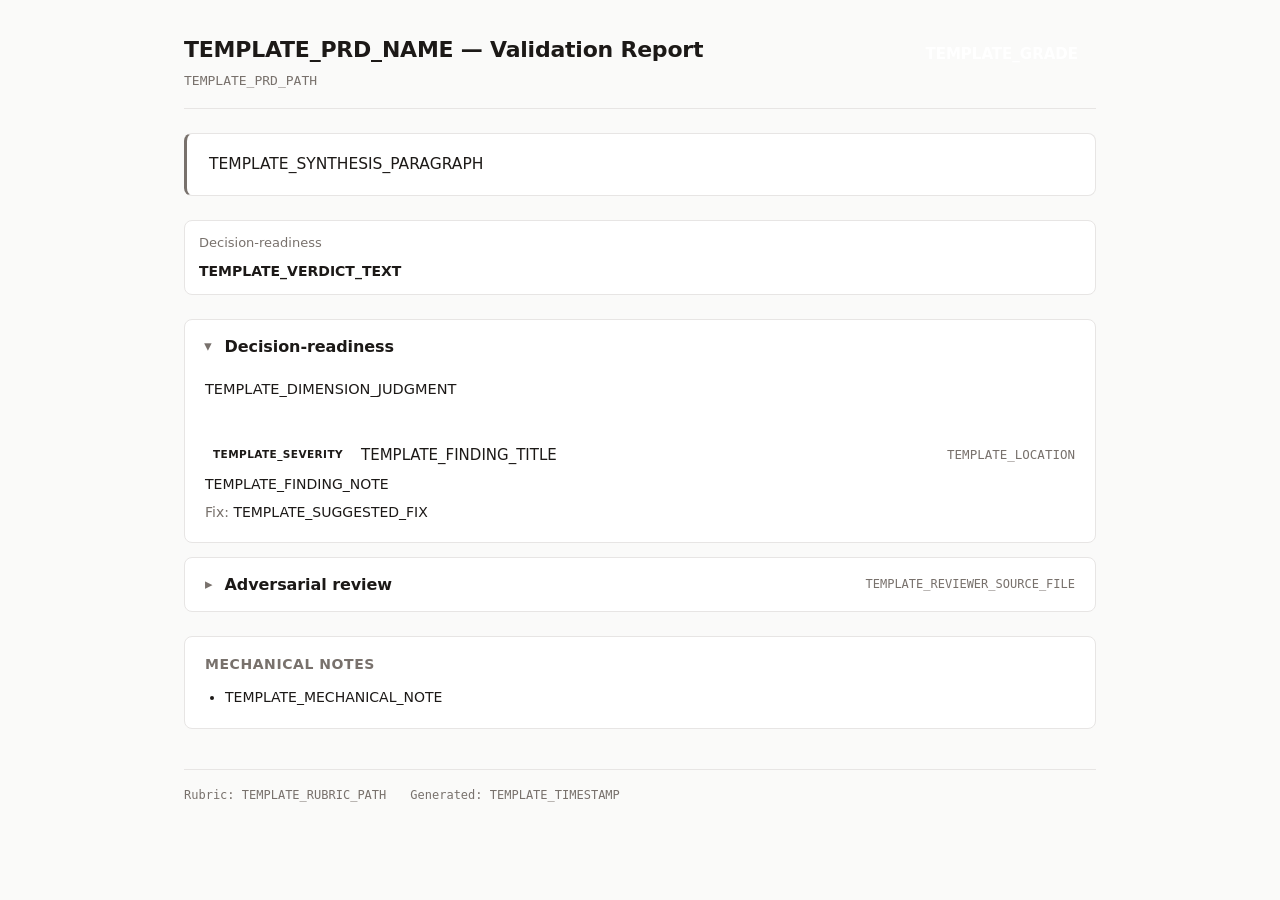
<file: .claude/skills/bmad-prd/assets/validation-report-template.html>
<!DOCTYPE html>
<!--
  PRD Validation Report — skeleton template.

  This file is a starter the synthesis pass fills in directly. There is no
  substitution engine. The LLM:
    1. Reads {doc_workspace}/review-rubric.md and every review-{slug}.md from
       additional reviewers.
    2. Copies this skeleton.
    3. Replaces the placeholder content (everything between TEMPLATE markers)
       with the consolidated review, preserving the structure and CSS.
    4. Writes the result to {doc_workspace}/validation-report.html.
    5. Writes a markdown twin to {doc_workspace}/validation-report.md.

  Visual rules the LLM must preserve:
    - The container width, the color tokens, the typography.
    - One dimension = one collapsible <section class="dimension">.
    - Verdict pill uses the verdict-* class matching its judgment.
    - Severity badge uses the sev-* class matching its level.
    - Each extra reviewer (adversarial, etc.) gets its own collapsible section
      below the rubric dimensions.
    - The footer always shows the artifact paths and timestamp.
-->
<html lang="en">
<head>
<meta charset="utf-8">
<title>PRD Validation: TEMPLATE_PRD_NAME</title>
<style>
  :root {
    --bg: #fafaf9;
    --surface: #ffffff;
    --border: #e7e5e4;
    --text: #1c1917;
    --muted: #78716c;

    --verdict-strong: #16a34a;
    --verdict-adequate: #65a30d;
    --verdict-thin: #d97706;
    --verdict-broken: #dc2626;

    --sev-low: #64748b;
    --sev-medium: #ca8a04;
    --sev-high: #ea580c;
    --sev-critical: #dc2626;

    --grade-exc: #16a34a;
    --grade-good: #65a30d;
    --grade-fair: #d97706;
    --grade-poor: #dc2626;
  }
  * { box-sizing: border-box; }
  html, body { margin: 0; padding: 0; }
  body {
    font-family: -apple-system, BlinkMacSystemFont, "Segoe UI", Inter, system-ui, sans-serif;
    background: var(--bg);
    color: var(--text);
    line-height: 1.6;
    font-size: 15px;
  }
  .container { max-width: 960px; margin: 0 auto; padding: 32px 24px 64px; }

  header.report-header {
    display: flex;
    align-items: flex-start;
    justify-content: space-between;
    gap: 24px;
    padding-bottom: 16px;
    border-bottom: 1px solid var(--border);
    margin-bottom: 24px;
  }
  .title h1 { margin: 0; font-size: 22px; font-weight: 600; letter-spacing: -0.01em; }
  .title .subtitle { color: var(--muted); font-size: 13px; margin-top: 4px; font-family: ui-monospace, "SF Mono", Menlo, monospace; }
  .grade {
    padding: 10px 18px;
    border-radius: 8px;
    font-weight: 600;
    color: white;
    font-size: 15px;
    white-space: nowrap;
  }
  .grade-excellent { background: var(--grade-exc); }
  .grade-good { background: var(--grade-good); }
  .grade-fair { background: var(--grade-fair); }
  .grade-poor { background: var(--grade-poor); }

  .synthesis {
    background: var(--surface);
    border: 1px solid var(--border);
    border-left: 3px solid var(--muted);
    border-radius: 8px;
    padding: 18px 22px;
    margin-bottom: 24px;
    font-size: 15.5px;
  }
  .synthesis p { margin: 0 0 10px; }
  .synthesis p:last-child { margin-bottom: 0; }

  .dimension-summary {
    display: grid;
    grid-template-columns: repeat(auto-fit, minmax(180px, 1fr));
    gap: 10px;
    margin-bottom: 24px;
  }
  .dim-card {
    background: var(--surface);
    border: 1px solid var(--border);
    border-radius: 8px;
    padding: 12px 14px;
  }
  .dim-card .dim-name { font-size: 13px; color: var(--muted); margin-bottom: 6px; }
  .dim-card .dim-verdict { font-size: 14px; font-weight: 600; }

  section.dimension, section.reviewer-section { margin-bottom: 14px; }
  section.dimension details, section.reviewer-section details {
    background: var(--surface);
    border: 1px solid var(--border);
    border-radius: 8px;
    overflow: hidden;
  }
  section summary {
    padding: 14px 20px;
    cursor: pointer;
    user-select: none;
    list-style: none;
    display: flex;
    align-items: center;
    gap: 12px;
  }
  section summary::-webkit-details-marker { display: none; }
  section summary::before {
    content: "▸";
    display: inline-block;
    color: var(--muted);
    transition: transform 0.15s ease;
  }
  section details[open] summary::before { transform: rotate(90deg); }
  section summary h2 {
    display: inline;
    margin: 0;
    font-size: 16px;
    font-weight: 600;
    letter-spacing: -0.005em;
    flex: 1;
  }
  .verdict-pill {
    font-size: 11px;
    padding: 3px 10px;
    border-radius: 999px;
    font-weight: 600;
    text-transform: uppercase;
    letter-spacing: 0.04em;
    color: white;
  }
  .verdict-strong { background: var(--verdict-strong); }
  .verdict-adequate { background: var(--verdict-adequate); }
  .verdict-thin { background: var(--verdict-thin); }
  .verdict-broken { background: var(--verdict-broken); }

  .dim-body { padding: 4px 20px 18px; }
  .dim-judgment { color: var(--text); font-size: 14.5px; }
  .dim-judgment p { margin: 0 0 10px; }

  .findings-list { padding: 0 20px 4px; }
  article.finding {
    padding: 14px 0;
    border-top: 1px solid var(--border);
  }
  article.finding:first-child { border-top: none; }
  article.finding header {
    display: flex;
    align-items: center;
    gap: 10px;
    flex-wrap: wrap;
    margin-bottom: 6px;
  }
  .badge {
    font-size: 10.5px;
    padding: 3px 8px;
    border-radius: 4px;
    font-weight: 600;
    text-transform: uppercase;
    letter-spacing: 0.04em;
    line-height: 1.4;
  }
  .badge-sev-low { background: rgba(100, 116, 139, 0.12); color: var(--sev-low); }
  .badge-sev-medium { background: rgba(202, 138, 4, 0.14); color: var(--sev-medium); }
  .badge-sev-high { background: rgba(234, 88, 12, 0.14); color: var(--sev-high); }
  .badge-sev-critical { background: rgba(220, 38, 38, 0.14); color: var(--sev-critical); }
  .finding-title { margin: 0; font-size: 15px; font-weight: 500; flex: 1; min-width: 200px; }
  .finding-location { font-family: ui-monospace, "SF Mono", Menlo, monospace; font-size: 12.5px; color: var(--muted); }
  .finding-note, .finding-fix { margin-top: 6px; font-size: 14px; }
  .finding-fix strong { color: var(--muted); font-weight: 500; }

  .reviewer-source {
    font-size: 12px;
    color: var(--muted);
    font-family: ui-monospace, "SF Mono", Menlo, monospace;
  }

  .mechanical {
    background: var(--surface);
    border: 1px solid var(--border);
    border-radius: 8px;
    padding: 16px 20px;
    margin-top: 24px;
    font-size: 14px;
  }
  .mechanical h3 { margin: 0 0 10px; font-size: 14px; font-weight: 600; color: var(--muted); text-transform: uppercase; letter-spacing: 0.04em; }
  .mechanical ul { margin: 0; padding-left: 20px; }
  .mechanical li { margin-bottom: 4px; color: var(--text); }

  footer.report-footer {
    margin-top: 40px;
    padding-top: 16px;
    border-top: 1px solid var(--border);
    font-size: 12px;
    color: var(--muted);
    font-family: ui-monospace, "SF Mono", Menlo, monospace;
  }
  footer .meta { display: flex; gap: 24px; flex-wrap: wrap; }
</style>
</head>
<body>
  <div class="container">

    <!-- TEMPLATE: header. Fill prd name, prd path, grade text & class. -->
    <header class="report-header">
      <div class="title">
        <h1>TEMPLATE_PRD_NAME — Validation Report</h1>
        <div class="subtitle">TEMPLATE_PRD_PATH</div>
      </div>
      <div class="grade TEMPLATE_GRADE_CLASS">TEMPLATE_GRADE</div>
    </header>

    <!-- TEMPLATE: overall synthesis paragraphs. Lift directly from
         review-rubric.md "Overall verdict" section; expand if extra reviewers
         materially shift the picture. Wrap each paragraph in <p>. -->
    <div class="synthesis">
      <p>TEMPLATE_SYNTHESIS_PARAGRAPH</p>
    </div>

    <!-- TEMPLATE: dimension summary cards. One per rubric dimension. The
         dim-verdict text uses one of: strong | adequate | thin | broken. -->
    <div class="dimension-summary">
      <div class="dim-card">
        <div class="dim-name">Decision-readiness</div>
        <div class="dim-verdict" style="color: var(--verdict-TEMPLATE_VERDICT)">TEMPLATE_VERDICT_TEXT</div>
      </div>
      <!-- repeat for each of the seven dimensions -->
    </div>

    <!-- TEMPLATE: one section per rubric dimension. Skip a dimension entirely
         if the rubric review marked it n/a for this PRD (e.g. downstream
         usability for a standalone PRD). Open the section by default if
         verdict is thin or broken. -->
    <section class="dimension">
      <details open>
        <summary>
          <h2>Decision-readiness</h2>
          <span class="verdict-pill verdict-TEMPLATE_VERDICT">TEMPLATE_VERDICT_TEXT</span>
        </summary>
        <div class="dim-body">
          <div class="dim-judgment">
            <p>TEMPLATE_DIMENSION_JUDGMENT</p>
          </div>
        </div>
        <div class="findings-list">
          <!-- TEMPLATE: zero or more findings -->
          <article class="finding">
            <header>
              <span class="badge badge-sev-TEMPLATE_SEVERITY">TEMPLATE_SEVERITY</span>
              <h3 class="finding-title">TEMPLATE_FINDING_TITLE</h3>
              <span class="finding-location">TEMPLATE_LOCATION</span>
            </header>
            <div class="finding-note">TEMPLATE_FINDING_NOTE</div>
            <div class="finding-fix"><strong>Fix:</strong> TEMPLATE_SUGGESTED_FIX</div>
          </article>
        </div>
      </details>
    </section>

    <!-- TEMPLATE: one section per extra reviewer that ran (adversarial, etc.).
         Skip this block entirely if only the rubric walker ran. -->
    <section class="reviewer-section">
      <details>
        <summary>
          <h2>Adversarial review</h2>
          <span class="reviewer-source">TEMPLATE_REVIEWER_SOURCE_FILE</span>
        </summary>
        <div class="dim-body">
          <div class="dim-judgment">
            <p>TEMPLATE_REVIEWER_PREAMBLE</p>
          </div>
        </div>
        <div class="findings-list">
          <article class="finding">
            <header>
              <span class="badge badge-sev-TEMPLATE_SEVERITY">TEMPLATE_SEVERITY</span>
              <h3 class="finding-title">TEMPLATE_FINDING_TITLE</h3>
              <span class="finding-location">TEMPLATE_LOCATION</span>
            </header>
            <div class="finding-note">TEMPLATE_FINDING_NOTE</div>
            <div class="finding-fix"><strong>Fix:</strong> TEMPLATE_SUGGESTED_FIX</div>
          </article>
        </div>
      </details>
    </section>

    <!-- TEMPLATE: mechanical notes — short, bulleted. Skip if there are none. -->
    <div class="mechanical">
      <h3>Mechanical notes</h3>
      <ul>
        <li>TEMPLATE_MECHANICAL_NOTE</li>
      </ul>
    </div>

    <footer class="report-footer">
      <div class="meta">
        <span>Rubric: TEMPLATE_RUBRIC_PATH</span>
        <span>Generated: TEMPLATE_TIMESTAMP</span>
      </div>
    </footer>
  </div>
</body>
</html>
</file>
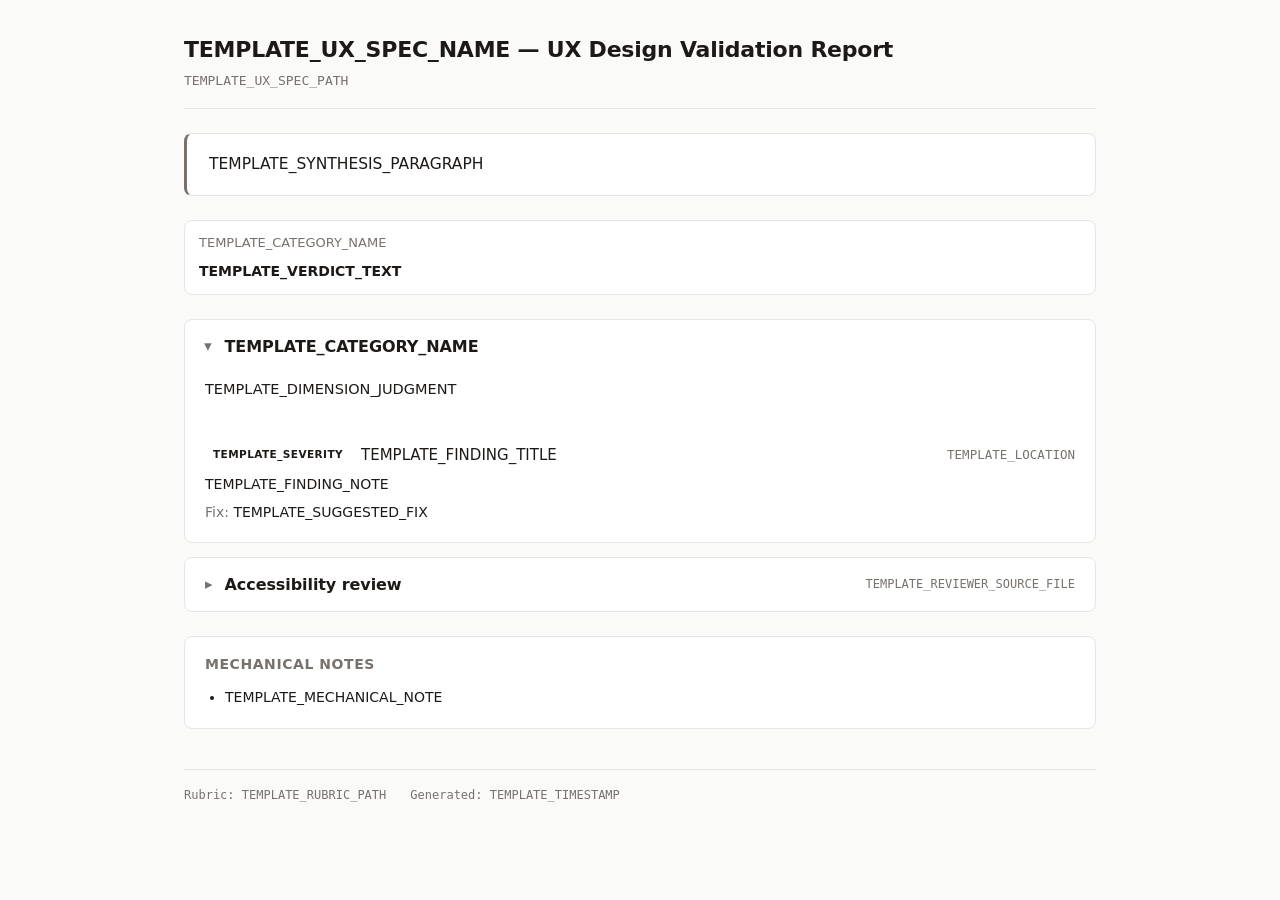
<file: .claude/skills/bmad-ux/assets/validation-report-template.html>
<!DOCTYPE html>
<!--
  UX Design Validation Report — skeleton template.

  This file is a starter the synthesis pass fills in directly. There is no
  substitution engine. The LLM:
    1. Reads {doc_workspace}/review-rubric.md and every review-{slug}.md from
       additional reviewers.
    2. Copies this skeleton.
    3. Replaces the placeholder content (everything between TEMPLATE markers)
       with the consolidated review, preserving the structure and CSS.
    4. Writes the result to {doc_workspace}/validation-report.html.
    5. Writes a markdown twin to {doc_workspace}/validation-report.md.

  Visual rules the LLM must preserve:
    - The container width, the color tokens, the typography.
    - One dimension = one collapsible <section class="dimension">.
    - Verdict pill uses the verdict-* class matching its judgment.
    - Severity badge uses the badge-sev-* class matching its level.
    - Each extra reviewer (accessibility, adversarial, etc.) gets its own
      collapsible section below the rubric dimensions.
    - The footer always shows the artifact paths and timestamp.
-->
<html lang="en">
<head>
<meta charset="utf-8">
<title>UX Design Validation: TEMPLATE_UX_SPEC_NAME</title>
<style>
  :root {
    --bg: #fafaf9;
    --surface: #ffffff;
    --border: #e7e5e4;
    --text: #1c1917;
    --muted: #78716c;

    --verdict-strong: #16a34a;
    --verdict-adequate: #65a30d;
    --verdict-thin: #d97706;
    --verdict-broken: #dc2626;

    --sev-low: #64748b;
    --sev-medium: #ca8a04;
    --sev-high: #ea580c;
    --sev-critical: #dc2626;
  }
  * { box-sizing: border-box; }
  html, body { margin: 0; padding: 0; }
  body {
    font-family: -apple-system, BlinkMacSystemFont, "Segoe UI", Inter, system-ui, sans-serif;
    background: var(--bg);
    color: var(--text);
    line-height: 1.6;
    font-size: 15px;
  }
  .container { max-width: 960px; margin: 0 auto; padding: 32px 24px 64px; }

  header.report-header {
    display: flex;
    align-items: flex-start;
    justify-content: space-between;
    gap: 24px;
    padding-bottom: 16px;
    border-bottom: 1px solid var(--border);
    margin-bottom: 24px;
  }
  .title h1 { margin: 0; font-size: 22px; font-weight: 600; letter-spacing: -0.01em; }
  .title .subtitle { color: var(--muted); font-size: 13px; margin-top: 4px; font-family: ui-monospace, "SF Mono", Menlo, monospace; }

  .synthesis {
    background: var(--surface);
    border: 1px solid var(--border);
    border-left: 3px solid var(--muted);
    border-radius: 8px;
    padding: 18px 22px;
    margin-bottom: 24px;
    font-size: 15.5px;
  }
  .synthesis p { margin: 0 0 10px; }
  .synthesis p:last-child { margin-bottom: 0; }

  .dimension-summary {
    display: grid;
    grid-template-columns: repeat(auto-fit, minmax(180px, 1fr));
    gap: 10px;
    margin-bottom: 24px;
  }
  .dim-card {
    background: var(--surface);
    border: 1px solid var(--border);
    border-radius: 8px;
    padding: 12px 14px;
  }
  .dim-card .dim-name { font-size: 13px; color: var(--muted); margin-bottom: 6px; }
  .dim-card .dim-verdict { font-size: 14px; font-weight: 600; }

  section.dimension, section.reviewer-section { margin-bottom: 14px; }
  section.dimension details, section.reviewer-section details {
    background: var(--surface);
    border: 1px solid var(--border);
    border-radius: 8px;
    overflow: hidden;
  }
  section summary {
    padding: 14px 20px;
    cursor: pointer;
    user-select: none;
    list-style: none;
    display: flex;
    align-items: center;
    gap: 12px;
  }
  section summary::-webkit-details-marker { display: none; }
  section summary::before {
    content: "▸";
    display: inline-block;
    color: var(--muted);
    transition: transform 0.15s ease;
  }
  section details[open] summary::before { transform: rotate(90deg); }
  section summary h2 {
    display: inline;
    margin: 0;
    font-size: 16px;
    font-weight: 600;
    letter-spacing: -0.005em;
    flex: 1;
  }
  .verdict-pill {
    font-size: 11px;
    padding: 3px 10px;
    border-radius: 999px;
    font-weight: 600;
    text-transform: uppercase;
    letter-spacing: 0.04em;
    color: white;
  }
  .verdict-strong { background: var(--verdict-strong); }
  .verdict-adequate { background: var(--verdict-adequate); }
  .verdict-thin { background: var(--verdict-thin); }
  .verdict-broken { background: var(--verdict-broken); }

  .dim-body { padding: 4px 20px 18px; }
  .dim-judgment { color: var(--text); font-size: 14.5px; }
  .dim-judgment p { margin: 0 0 10px; }

  .findings-list { padding: 0 20px 4px; }
  article.finding {
    padding: 14px 0;
    border-top: 1px solid var(--border);
  }
  article.finding:first-child { border-top: none; }
  article.finding header {
    display: flex;
    align-items: center;
    gap: 10px;
    flex-wrap: wrap;
    margin-bottom: 6px;
  }
  .badge {
    font-size: 10.5px;
    padding: 3px 8px;
    border-radius: 4px;
    font-weight: 600;
    text-transform: uppercase;
    letter-spacing: 0.04em;
    line-height: 1.4;
  }
  .badge-sev-low { background: rgba(100, 116, 139, 0.12); color: var(--sev-low); }
  .badge-sev-medium { background: rgba(202, 138, 4, 0.14); color: var(--sev-medium); }
  .badge-sev-high { background: rgba(234, 88, 12, 0.14); color: var(--sev-high); }
  .badge-sev-critical { background: rgba(220, 38, 38, 0.14); color: var(--sev-critical); }
  .finding-title { margin: 0; font-size: 15px; font-weight: 500; flex: 1; min-width: 200px; }
  .finding-location { font-family: ui-monospace, "SF Mono", Menlo, monospace; font-size: 12.5px; color: var(--muted); }
  .finding-note, .finding-fix { margin-top: 6px; font-size: 14px; }
  .finding-fix strong { color: var(--muted); font-weight: 500; }

  .reviewer-source {
    font-size: 12px;
    color: var(--muted);
    font-family: ui-monospace, "SF Mono", Menlo, monospace;
  }

  .mechanical {
    background: var(--surface);
    border: 1px solid var(--border);
    border-radius: 8px;
    padding: 16px 20px;
    margin-top: 24px;
    font-size: 14px;
  }
  .mechanical h3 { margin: 0 0 10px; font-size: 14px; font-weight: 600; color: var(--muted); text-transform: uppercase; letter-spacing: 0.04em; }
  .mechanical ul { margin: 0; padding-left: 20px; }
  .mechanical li { margin-bottom: 4px; color: var(--text); }

  footer.report-footer {
    margin-top: 40px;
    padding-top: 16px;
    border-top: 1px solid var(--border);
    font-size: 12px;
    color: var(--muted);
    font-family: ui-monospace, "SF Mono", Menlo, monospace;
  }
  footer .meta { display: flex; gap: 24px; flex-wrap: wrap; }
</style>
</head>
<body>
  <div class="container">

    <!-- TEMPLATE: header. Fill ux spec name and ux spec path. No overall grade —
         per-category verdicts and severity counts below carry the picture. -->
    <header class="report-header">
      <div class="title">
        <h1>TEMPLATE_UX_SPEC_NAME — UX Design Validation Report</h1>
        <div class="subtitle">TEMPLATE_UX_SPEC_PATH</div>
      </div>
    </header>

    <!-- TEMPLATE: overall synthesis paragraphs. Lift directly from
         review-rubric.md "Overall verdict" section; expand if extra reviewers
         (accessibility, adversarial, etc.) materially shift the picture.
         Wrap each paragraph in <p>. -->
    <div class="synthesis">
      <p>TEMPLATE_SYNTHESIS_PARAGRAPH</p>
    </div>

    <!-- TEMPLATE: dimension summary cards. One per rubric category, in this
         canonical order (from references/validate.md):
           1. Flow coverage
           2. Token completeness
           3. Component coverage
           4. State coverage
           5. Visual reference coverage
           6. Bloat & overspecification
           7. Inheritance discipline
           8. Shape fit
         The dim-verdict text uses one of: strong | adequate | thin | broken. -->
    <div class="dimension-summary">
      <div class="dim-card">
        <div class="dim-name">TEMPLATE_CATEGORY_NAME</div>
        <div class="dim-verdict" style="color: var(--verdict-TEMPLATE_VERDICT)">TEMPLATE_VERDICT_TEXT</div>
      </div>
      <!-- repeat for each of the eight rubric categories -->
    </div>

    <!-- TEMPLATE: one section per rubric category, same canonical order as the
         summary cards above. Skip a category entirely if the rubric review
         marked it n/a for this UX spec. Open the section by default if verdict
         is thin or broken. -->
    <section class="dimension">
      <details open>
        <summary>
          <h2>TEMPLATE_CATEGORY_NAME</h2>
          <span class="verdict-pill verdict-TEMPLATE_VERDICT">TEMPLATE_VERDICT_TEXT</span>
        </summary>
        <div class="dim-body">
          <div class="dim-judgment">
            <p>TEMPLATE_DIMENSION_JUDGMENT</p>
          </div>
        </div>
        <div class="findings-list">
          <!-- TEMPLATE: zero or more findings -->
          <article class="finding">
            <header>
              <span class="badge badge-sev-TEMPLATE_SEVERITY">TEMPLATE_SEVERITY</span>
              <h3 class="finding-title">TEMPLATE_FINDING_TITLE</h3>
              <span class="finding-location">TEMPLATE_LOCATION</span>
            </header>
            <div class="finding-note">TEMPLATE_FINDING_NOTE</div>
            <div class="finding-fix"><strong>Fix:</strong> TEMPLATE_SUGGESTED_FIX</div>
          </article>
        </div>
      </details>
    </section>

    <!-- TEMPLATE: one section per extra reviewer that ran (accessibility,
         adversarial, brand-conformance, etc.). Skip this block entirely if
         only the rubric walker ran. -->
    <section class="reviewer-section">
      <details>
        <summary>
          <h2>Accessibility review</h2>
          <span class="reviewer-source">TEMPLATE_REVIEWER_SOURCE_FILE</span>
        </summary>
        <div class="dim-body">
          <div class="dim-judgment">
            <p>TEMPLATE_REVIEWER_PREAMBLE</p>
          </div>
        </div>
        <div class="findings-list">
          <article class="finding">
            <header>
              <span class="badge badge-sev-TEMPLATE_SEVERITY">TEMPLATE_SEVERITY</span>
              <h3 class="finding-title">TEMPLATE_FINDING_TITLE</h3>
              <span class="finding-location">TEMPLATE_LOCATION</span>
            </header>
            <div class="finding-note">TEMPLATE_FINDING_NOTE</div>
            <div class="finding-fix"><strong>Fix:</strong> TEMPLATE_SUGGESTED_FIX</div>
          </article>
        </div>
      </details>
    </section>

    <!-- TEMPLATE: mechanical notes — short, bulleted. Skip if there are none. -->
    <div class="mechanical">
      <h3>Mechanical notes</h3>
      <ul>
        <li>TEMPLATE_MECHANICAL_NOTE</li>
      </ul>
    </div>

    <footer class="report-footer">
      <div class="meta">
        <span>Rubric: TEMPLATE_RUBRIC_PATH</span>
        <span>Generated: TEMPLATE_TIMESTAMP</span>
      </div>
    </footer>
  </div>
</body>
</html>
</file>
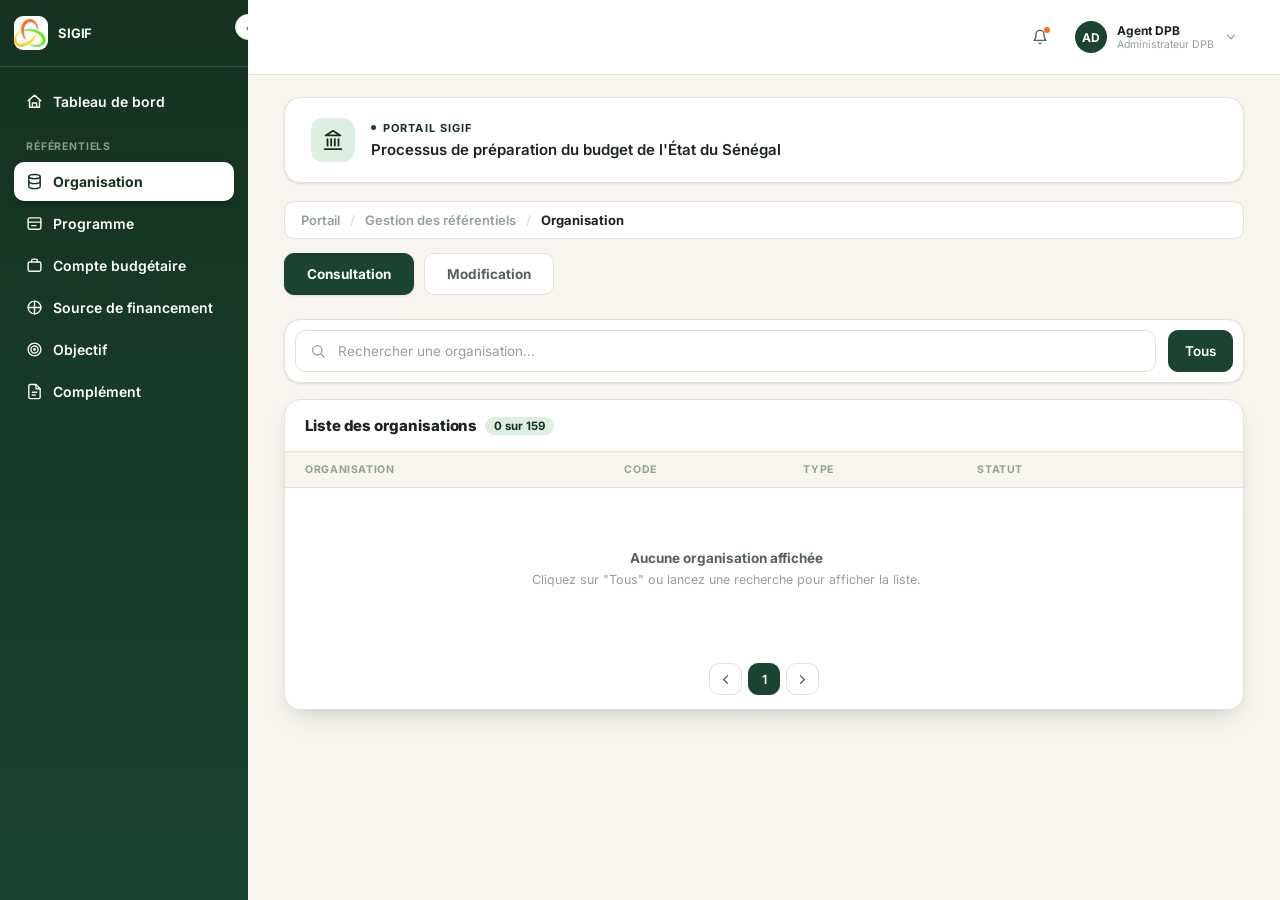
<file: _bmad-output/planning-artifacts/ux-designs/ux-projetDesignSigif-2026-09-01/mockups/organisation.html>
<!doctype html>
<html lang="fr">
<head>
<meta charset="utf-8">
<meta name="viewport" content="width=device-width, initial-scale=1">
<title>MS Référentiels - Organisation</title>
<link rel="preconnect" href="https://fonts.googleapis.com">
<link rel="preconnect" href="https://fonts.gstatic.com" crossorigin>
<link href="https://fonts.googleapis.com/css2?family=Inter:wght@400;500;600;700;800&display=swap" rel="stylesheet">
<link rel="stylesheet" href="shared/tokens.css">
<link rel="stylesheet" href="shared/components.css">
<style>
  /* Styles propres à l'écran Organisation */
  .layout {
    width: 100%;
    max-width: var(--content-max-w);
    margin: 0 auto;
    padding: 24px 36px 64px;
    display: flex;
    flex-direction: column;
    gap: 16px;
  }

  @media (max-width: 600px) {
    .topbar, .breadcrumb-bar, .page-head, .layout { padding-left: 18px; padding-right: 18px; }
  }

  /* Actions Consultation / Modification */
  .org-actions {
    display: flex;
    justify-content: flex-start;
    gap: 10px;
    width: 100%;
    max-width: var(--content-max-w);
    margin: 14px auto 0;
    padding: 0 36px;
  }
  @media (max-width: 600px) {
    .org-actions { padding-left: 18px; padding-right: 18px; }
  }
  .org-actions .filter-btn {
    border-radius: 10px;
    padding: 0 22px;
    font-weight: 700;
    transition: background 0.15s ease, border-color 0.15s ease, color 0.15s ease, box-shadow 0.15s ease;
  }
  .org-actions .filter-btn.is-active {
    background: var(--accent);
    color: #fff;
    border-color: var(--accent);
    box-shadow: var(--shadow);
  }

  /* Carte table modernisée */
  #toolbar-mount .toolbar {
    background: var(--surface);
    border: 1px solid var(--border);
    box-shadow: var(--shadow);
    padding: 10px;
    border-radius: var(--radius);
  }
  #table-mount .list-card {
    box-shadow: var(--shadow-md);
  }

  #btn-all.is-active {
    background: var(--accent);
    color: #fff;
    border-color: var(--accent);
  }

  /* État vide : message d'accompagnement au lieu d'un tableau blanc */
  .empty-state {
    display: flex;
    flex-direction: column;
    align-items: center;
    justify-content: center;
    gap: 6px;
    padding: 48px 24px;
    text-align: center;
    color: var(--ink-faint);
  }
  .empty-state strong { color: var(--ink-soft); font-size: 13.5px; }
  .empty-state span { font-size: 12.5px; }

  /* Badges de type, colorés par catégorie */
  .type-pill {
    display: inline-flex;
    align-items: center;
    gap: 6px;
    font-size: 11px;
    font-weight: 700;
    padding: 3px 10px;
    border-radius: 999px;
    white-space: nowrap;
  }
  .type-pill.type-etat        { color: var(--accent-ink); background: var(--accent-soft); }
  .type-pill.type-institution { color: #1e3a8a; background: #dbeafe; }
  .type-pill.type-ministere   { color: var(--accent-ink); background: var(--accent-soft); }
  .type-pill.type-dotation    { color: #7c3a00; background: var(--orange-soft); }
  .type-pill.type-programme   { color: #713f12; background: var(--gold-soft); }

</style>
</head>
<body>

<div class="app-shell">

  <!-- Sidebar : navigation propre au module Référentiels -->
  <aside class="app-sidebar">
    <nav class="app-nav" id="sidebar-mount"></nav>
  </aside>

  <!-- Colonne principale -->
  <div class="app-main">

    <div id="navbar-mount"></div>

    <div class="banner-bar">
      <div id="banner-mount"></div>
    </div>

    <div class="breadcrumb-bar" id="breadcrumb-mount"></div>

    <div class="org-actions">
      <button class="filter-btn is-active" type="button" id="btn-consultation">Consultation</button>
      <button class="filter-btn" type="button" id="btn-modification">Modification</button>
    </div>

    <div class="layout">
      <div id="toolbar-mount"></div>
      <div id="table-mount"></div>
    </div>

  </div>

</div>

<script src="shared/app.js"></script>
<script>
  SIGIF.mountSidebar('#sidebar-mount', [
    { icon: 'home', label: 'Tableau de bord', href: 'referentiels-tableau-de-bord.html' },
    { type: 'label', label: 'Référentiels' },
    { icon: 'orgTree', label: 'Organisation', href: 'organisation.html', active: true },
    { icon: 'programme', label: 'Programme', href: '#' },
    { icon: 'compte', label: 'Compte budgétaire', href: '#' },
    { icon: 'source', label: 'Source de financement', href: '#' },
    { icon: 'objectif', label: 'Objectif', href: '#' },
    { icon: 'complement', label: 'Complément', href: '#' }
  ], {});

  SIGIF.mountNavbar('#navbar-mount', {
    userName: 'Agent DPB',
    userRole: 'Administrateur DPB',
    userInitials: 'AD'
  });

  SIGIF.mountBanner('#banner-mount', {
    eyebrow: 'Portail SIGIF',
    text: "Processus de préparation du budget de l'État du Sénégal"
  });

  SIGIF.mountBreadcrumb('#breadcrumb-mount', [
    { label: 'Portail', href: 'portail-ecran-accueil.html' },
    { label: 'Gestion des référentiels', href: 'referentiels-tableau-de-bord.html' },
    { label: 'Organisation' }
  ]);

  var btnConsultation = document.getElementById('btn-consultation');
  var btnModification = document.getElementById('btn-modification');
  function setMode(mode) {
    btnConsultation.classList.toggle('is-active', mode === 'consultation');
    btnModification.classList.toggle('is-active', mode === 'modification');
  }
  btnConsultation.addEventListener('click', function () { setMode('consultation'); });
  btnModification.addEventListener('click', function () { setMode('modification'); });

  SIGIF.mountToolbar('#toolbar-mount', {
    placeholder: 'Rechercher une organisation…',
    filterLabel: 'Filtrer'
  });

  var toolbarEl = document.querySelector('#toolbar-mount .toolbar');
  var btnAll = null;
  var searchInput = null;
  if (toolbarEl) {
    var existingFilterBtn = toolbarEl.querySelector('.filter-btn');
    if (existingFilterBtn) { existingFilterBtn.remove(); }
    btnAll = document.createElement('button');
    btnAll.type = 'button';
    btnAll.id = 'btn-all';
    btnAll.className = 'filter-btn is-active';
    btnAll.textContent = 'Tous';
    toolbarEl.appendChild(btnAll);
    searchInput = toolbarEl.querySelector('.search-box input');
  }

  // Données réelles — extrait du référentiel d'organisation budgétaire 2026
  // (État, Institutions, Ministères — source : organisation_2026.md)
  var TYPE_CLASS = {
    'État': 'type-etat',
    'Institution': 'type-institution',
    'Ministère': 'type-ministere',
    'Dotation': 'type-dotation',
    'Programme': 'type-programme'
  };
  function typePill(type) {
    var cls = TYPE_CLASS[type] || 'type-etat';
    return '<span class="type-pill ' + cls + '">' + type + '</span>';
  }
  function row(id, label, code, type, active) {
    return {
      id: id, label: label, code: code, type: type, active: active,
      cells: [
        '<div class="row-name">' + label + '</div>',
        id,
        typePill(type),
        active ? '<span class="status-pill is-active">Actif</span>' : '<span class="status-pill is-inactive">Archivé</span>'
      ]
    };
  }

  var allRows = [
    row('22', 'Assemblée Nationale', 'AN', 'Institution', true),
    row('25', 'Conseil Constitutionnel', 'CC', 'Institution', true),
    row('27', 'Cour Suprême', 'CS', 'Institution', true),
    row('28', 'Cour des Comptes', 'CDC', 'Institution', true),
    row('30', 'Primature', 'PM', 'Institution', true),
    row('10', 'Dette Publique', 'DP', 'Ministère', true),
    row('31', "Ministère de l'Intégration Africaine, des Affaires étrangères et des Sénégalais de l'Extérieur", 'MIAAE', 'Ministère', true),
    row('32', 'Ministère des Forces Armées', 'MFA', 'Ministère', true),
    row('33', "Ministère de l'Intérieur et de la Sécurité publique", 'MISP', 'Ministère', true),
    row('34', 'Ministère de la Justice', 'MJ', 'Ministère', true),
    row('35', "Ministère de la Fonction Publique, du Travail et de la Réforme du Service Public", 'MFPT', 'Ministère', true),
    row('40', "Ministère des Pêches et de l'Economie Maritime", 'MPEM', 'Ministère', true),
    row('41', 'Ministère des Infrastructures', 'MI', 'Ministère', true),
    row('43', 'Ministère des Finances et du Budget', 'MFB', 'Ministère', true),
    row('48', "Ministère de l'Agriculture, de la Souveraineté alimentaire et de l'Elevage", 'MASAE', 'Ministère', true),
    row('50', "Ministère de l'Education Nationale", 'MEN', 'Ministère', true),
    row('51', 'Ministère de la Jeunesse et des Sports', 'MJS', 'Ministère', true),
    row('54', "Ministère de la Santé et de l'Hygiène Publique", 'MSHP', 'Ministère', true),
    row('56', "Ministère de l'Environnement et de la Transition écologique", 'METE', 'Ministère', true),
    row('57', "Ministère de la Famille, de l'Action sociale et des Solidarités", 'MFAS', 'Ministère', true),
    row('59', "Ministère de l'Emploi et de la Formation Professionnelle et Technique", 'MEFPT', 'Ministère', true),
    row('60', 'Charges non Réparties', 'CNR', 'Ministère', true),
    row('61', "Ministère de l'Economie du Plan et de la Coopération", 'MEPC', 'Ministère', true),
    row('63', "Ministère de la Communication, des Télécommunications et du Numérique", 'MCTN', 'Ministère', true),
    row('64', "Ministère de la Microfinance et de l'Economie sociale et solidaire", 'MMESS', 'Ministère', true),
    row('66', "Ministère de l'Energie, du Pétrole et des Mines", 'MEPM', 'Ministère', true),
    row('67', "Ministère de l'Urbanisme, des Collectivités territoriales et de l'Aménagement des territoires", 'MUCAT', 'Ministère', true),
    row('68', "Ministère de l'Hydraulique et de l'assainissement", 'MHA', 'Ministère', true),
    row('70', "Ministère de l'Industrie et du Commerce", 'MIC', 'Ministère', true),
    row('72', 'Ministère des Transports Terrestres et Aériens', 'MTTA', 'Ministère', true),
    row('74', "Ministère de la Culture, de l'Artisanat et du Tourisme", 'MCAT', 'Ministère', true),
    row('75', "Ministère de l'Enseignement Supérieur de la Recherche et de l'Innovation", 'MESRI', 'Ministère', true),

    row('1', "Dette Publique (Intérêts et commissions)", 'DO', 'Dotation', true),
    row('2', "Présidence de la République", 'DO', 'Dotation', true),
    row('3', "Assemblée Nationale", 'DO', 'Dotation', true),
    row('6', "Conseil Constitutionnel", 'DO', 'Dotation', true),
    row('7', "Cour Suprême", 'DO', 'Dotation', true),
    row('8', "Cour des Comptes", 'DO', 'Dotation', true),
    row('9', "Primature", 'DO', 'Dotation', true),
    row('10D', "Dotation Charges non Réparties", 'DO', 'Dotation', true),

    row('1001', "Pilotage, Coordination et Gestion administrative (31)", 'PG', 'Programme', true),
    row('1002', "Pilotage coordination et gestion administrative (32)", 'PG', 'Programme', true),
    row('1003', "Pilotage, Coordination et Gestion administrative (33)", 'PG', 'Programme', true),
    row('1004', "Pilotage, Coordination et Gestion administrative (34)", 'PG', 'Programme', true),
    row('1005', "Pilotage, Coordination et Gestion administrative (35)", 'PG', 'Programme', true),
    row('1008', "Pilotage, Coordination et Gestion administrative (40)", 'PG', 'Programme', true),
    row('1011', "Pilotage, gestion et coordination du MFB", 'PG', 'Programme', true),
    row('1017', "Pilotage ministériel, gestion et coordination admi", 'PG', 'Programme', true),
    row('1020', "Pilotage, Coordination et Gestion administrative (54)", 'PG', 'Programme', true),
    row('1022', "Pilotage, Coordination et Gestion administrative (56)", 'PG', 'Programme', true),
    row('1024', "Pilotage, Coordination et Gestion administrative (59)", 'PG', 'Programme', true),
    row('1026', "Pilotage, Coordination et Gestion administrative (63)", 'PG', 'Programme', true),
    row('1028', "Pilotage, Coordination et Gestion administrative (68)", 'PG', 'Programme', true),
    row('1029', "Pilotage, Coordination et Gestion administrative (75)", 'PG', 'Programme', true),
    row('1032', "Pilotage, Coordination et Gestion administrative (61)", 'PG', 'Programme', true),
    row('1569', "Pilotage, Coordination et Gestion administrative (64)", 'PG', 'Programme', true),
    row('1572', "Pilotage, Coordination et Gestion administrative (48)", 'PG', 'Programme', true),
    row('1574', "Pilotage, Coordination et Gestion administrative (51)", 'PG', 'Programme', true),
    row('1575', "Pilotage, Coordination et Gestion administrative (57)", 'PG', 'Programme', true),
    row('1576', "Pilotage, Coordination et Gestion administrative (66)", 'PG', 'Programme', true),
    row('1577', "Pilotage, Coordination et Gestion administrative (70)", 'PG', 'Programme', true),
    row('1578', "Pilotage, Coordination et Gestion administrative (72)", 'PG', 'Programme', true),
    row('1579', "Pilotage, Coordination et Gestion administrative (74)", 'PG', 'Programme', true),
    row('1580', "Pilotage, Coordination et Gestion administrative (67)", 'PG', 'Programme', true),
    row('1581', "Pilotage, Coordination et Gestion administrative (41)", 'PG', 'Programme', true),
    row('2001', "Coopération bilatérale et multilatérale", 'PG', 'Programme', true),
    row('2003', "Gestion des Affaires consulaires et Promotion des Sénégalais de l'Extérieur", 'PG', 'Programme', true),
    row('2005', "Défense du territoire national", 'PG', 'Programme', true),
    row('2008', "Sûreté publique et maitien de l'ordre", 'PG', 'Programme', true),
    row('2009', "Sécurité publique", 'PG', 'Programme', true),
    row('2010', "Sécurité civile", 'PG', 'Programme', true),
    row('2011', "Administration territoriale", 'PG', 'Programme', true),
    row('2012', "Gouvernance électorale", 'PG', 'Programme', true),
    row('2014', "Justice judiciaire", 'PG', 'Programme', true),
    row('2015', "Education surveillée et Protection judiciaire de l'Enfant", 'PG', 'Programme', true),
    row('2016', "Administration pénitentiaire", 'PG', 'Programme', true),
    row('2017', "Fonction publique", 'PG', 'Programme', true),
    row('2018', "Renouveau du service public", 'PG', 'Programme', true),
    row('2019', "Gouvernance du marché du travail", 'PG', 'Programme', true),
    row('2022', "Coopération et Développement des Partenariats public-privé et Appui au Secteur privé", 'PG', 'Programme', true),
    row('2023', "Pêche et Aquaculture", 'PG', 'Programme', true),
    row('2024', "Infrastructures, transports fluviomaritimes et Ports", 'PG', 'Programme', true),
    row('2028', "Développement et modernisation du réseau ferroviaire", 'PG', 'Programme', true),
    row('2029', "Développement et modernisation des transports routiers", 'PG', 'Programme', true),
    row('2030', "Base productive et infrastructures agropastorales", 'PG', 'Programme', true),
    row('2031', "Production et valorisation des produits végétaux", 'PG', 'Programme', true),
    row('2032', "Gestion ressources douanières et protection de l'économie", 'PG', 'Programme', true),
    row('2033', "Financement, recherche, formation et appui conseil", 'PG', 'Programme', true),
    row('2034', "Gouvernance économie, planification stratégique et coordination statistique", 'PG', 'Programme', true),
    row('2035', "Elaboration des lois de finance et suivi de l'exécution", 'PG', 'Programme', true),
    row('2036', "Gestion compt. et financ Etat et autres organismes publics", 'PG', 'Programme', true),
    row('2037', "Gestion de la fiscalité intérieure et du foncier", 'PG', 'Programme', true),
    row('2038', "Gestion du secteur financier", 'PG', 'Programme', true),
    row('2041', "Accessibilité des produits et services, lutte contre la vie chère", 'PG', 'Programme', true),
    row('2045', "Aménagement et développement urbain et ruraux", 'PG', 'Programme', true),
    row('2049', "Développement des pôles et filières industrielles compétitives", 'PG', 'Programme', true),
    row('2050', "Développement de l'Offre touristique", 'PG', 'Programme', true),
    row('2051', "Développement du transport aérien", 'PG', 'Programme', true),
    row('2053', "Education préscolaire", 'PG', 'Programme', true),
    row('2054', "Enseignement Elémentaire", 'PG', 'Programme', true),
    row('2055', "Enseignement Moyen général", 'PG', 'Programme', true),
    row('2056', "Enseignement secondaire général", 'PG', 'Programme', true),
    row('2057', "Education de base des jeunes et adultes", 'PG', 'Programme', true),
    row('2059', "Développement de la pratique et des performances sportives", 'PG', 'Programme', true),
    row('2062', "Transformation de l'Ecosystème de la Communication", 'PG', 'Programme', true),
    row('2063', "Promotion des industries culturelles et créatives et du patrimoine", 'PG', 'Programme', true),
    row('2064', "Prévention et promotion de la santé", 'PG', 'Programme', true),
    row('2066', "Offre de soins de qualité", 'PG', 'Programme', true),
    row('2070', "Promotion sociale et économique des jeunes", 'PG', 'Programme', true),
    row('2071', "Lutte contre la déforestation et la dégradation des terres", 'PG', 'Programme', true),
    row('2072', "Conservation de la biodiversité et gestion des aires protégées", 'PG', 'Programme', true),
    row('2073', "Lutte contre les pollutions et nuisances / transition écologique", 'PG', 'Programme', true),
    row('2077', "Développement des offres de formation professionnelle et technique", 'PG', 'Programme', true),
    row('2078', "Développement de l'apprentissage", 'PG', 'Programme', true),
    row('2079', "Productions et valorisation des produits animaux", 'PG', 'Programme', true),
    row('2083', "Développement de l'Economie numérique", 'PG', 'Programme', true),
    row('2084', "Transformation de l'Ecosystème postal", 'PG', 'Programme', true),
    row('2086', "Gouvernance territoriale", 'PG', 'Programme', true),
    row('2087', "Financement du développement territorial", 'PG', 'Programme', true),
    row('2088', "Gestion Intégrée des Ressources en Eau", 'PG', 'Programme', true),
    row('2089', "Accès sécurisé à l'Eau Multi-Usage", 'PG', 'Programme', true),
    row('2090', "Accès sécurisé à l'assainissement et Gestion des Eaux Pluviales", 'PG', 'Programme', true),
    row('2091', "Education supérieure", 'PG', 'Programme', true),
    row('2092', "OEuvres sociales universitaires", 'PG', 'Programme', true),
    row('2100', "Bonne gouvernance et Droits humains", 'PG', 'Programme', true),
    row('2102', "Renforcement de la microfinance", 'PG', 'Programme', true),
    row('2103', "Développement de l'emploi", 'PG', 'Programme', true),
    row('2107', "Protection sociale des travailleurs", 'PG', 'Programme', true),
    row('2115', "Valorisation des substances minérales", 'PG', 'Programme', true),
    row('2118', "Développement de l'économie sociale et solidaire", 'PG', 'Programme', true),
    row('2120', "Accès universel à une énergie compétitive et durable", 'PG', 'Programme', true),
    row('2121', "Développement de l'artisanat", 'PG', 'Programme', true),
    row('2122', "Transformation Encadrement Economie informelle", 'PG', 'Programme', true),
    row('2123', "Promotion de la destination Sénégal", 'PG', 'Programme', true),
    row('2126', "Surveillance et maitrise des opérations", 'PG', 'Programme', true),
    row('2127', "Recherche et Innovation", 'PG', 'Programme', true),
    row('2128', "Promotion de l'Intégration africaine", 'PG', 'Programme', true),
    row('2129', "Genre et Autonomisation économique des femmes", 'PG', 'Programme', true),
    row('2130', "Famille, Enfance et Protection sociale des groupes vulnérables", 'PG', 'Programme', true),
    row('2132', "Equité territoriale et développement des pôles", 'PG', 'Programme', true),
    row('2133', "Gouvernance et Souveraineté numériques", 'PG', 'Programme', true),
    row('2134', "Optimisation de l'exploitation des ressources en hydrocarbures", 'PG', 'Programme', true),
    row('2135', "Logement, construction et cadre de vie", 'PG', 'Programme', true),
    row('2171', "Infrastructures portuaires et aéroportuaires", 'PG', 'Programme', true),
    row('2172', "Développement, gestion et entretien des infrastructures routières", 'PG', 'Programme', true),
    row('2173', "Cadre de vie", 'PG', 'Programme', true),
    row('2174', "Infrastructures sociales et administratives", 'PG', 'Programme', true),
    row('3001', "Frais de contrôle des entreprises publiques", 'PG', 'Programme', true),
    row('3002', "Opérations à caractère industriel et commerciale", 'PG', 'Programme', true),
    row('3003', "Fonds de lutte contre les incendies", 'PG', 'Programme', true),
    row('3004', "Encouragement à la Pêche et à ses industries annexes (CEPIA)", 'PG', 'Programme', true),
    row('3005', "Gestion du Fonds national de retraite (FNR)", 'PG', 'Programme', true),
    row('3006', "Gestion des Prêts et Avances", 'PG', 'Programme', true),
    row('3007', "Gestion des Garanties et avals", 'PG', 'Programme', true),
    row('3008', "Fonds intergénérationnel", 'PG', 'Programme', true),
    row('3009', "Fonds stabilisation", 'PG', 'Programme', true),
    row('3010', "Compte de Commerce Police", 'PG', 'Programme', true),
    row('3011', "Compte de Commerce Administration pénitentiaire", 'PG', 'Programme', true),
    row('3013', "Fonds de Restructuration des Sociétés à Participation Publique", 'PG', 'Programme', true)
  ];

  function renderTable(filteredRows) {
    SIGIF.mountTable('#table-mount', {
      title: 'Liste des organisations',
      count: filteredRows.length + ' sur ' + allRows.length,
      columns: ['Organisation', 'Code', 'Type', 'Statut'],
      rows: filteredRows.map(function (r) { return r.cells; }),
      page: 1,
      pageCount: 1
    });

    if (filteredRows.length === 0) {
      var tbody = document.querySelector('#table-mount .data-table tbody');
      var colCount = 4;
      if (tbody) {
        var message = hasStarted
          ? { title: 'Aucun résultat', hint: "Essayez un autre terme ou changez de filtre." }
          : { title: 'Aucune organisation affichée', hint: 'Cliquez sur "Tous" ou lancez une recherche pour afficher la liste.' };
        tbody.innerHTML =
          '<tr><td colspan="' + colCount + '">' +
            '<div class="empty-state">' +
              '<strong>' + message.title + '</strong>' +
              '<span>' + message.hint + '</span>' +
            '</div>' +
          '</td></tr>';
      }
    }
  }

  var hasStarted = false;

  function applyFilter(query) {
    query = (query || '').trim().toLowerCase();
    if (btnAll) { btnAll.classList.toggle('is-active', false); }
    var filtered = allRows.filter(function (r) {
      return query === '' ||
        r.label.toLowerCase().indexOf(query) !== -1 ||
        r.code.toLowerCase().indexOf(query) !== -1 ||
        r.type.toLowerCase().indexOf(query) !== -1 ||
        r.id.indexOf(query) !== -1;
    });
    renderTable(filtered);
  }

  if (searchInput) {
    searchInput.addEventListener('input', function () {
      hasStarted = true;
      applyFilter(searchInput.value);
    });
  }
  if (btnAll) {
    btnAll.addEventListener('click', function () {
      if (searchInput) { searchInput.value = ''; }
      hasStarted = true;
      btnAll.classList.add('is-active');
      renderTable(allRows);
    });
  }

  // Table vide par défaut : la liste complète ne s'affiche qu'au clic sur "Tous" ou une recherche
  renderTable([]);
</script>

</body>
</html>
</file>
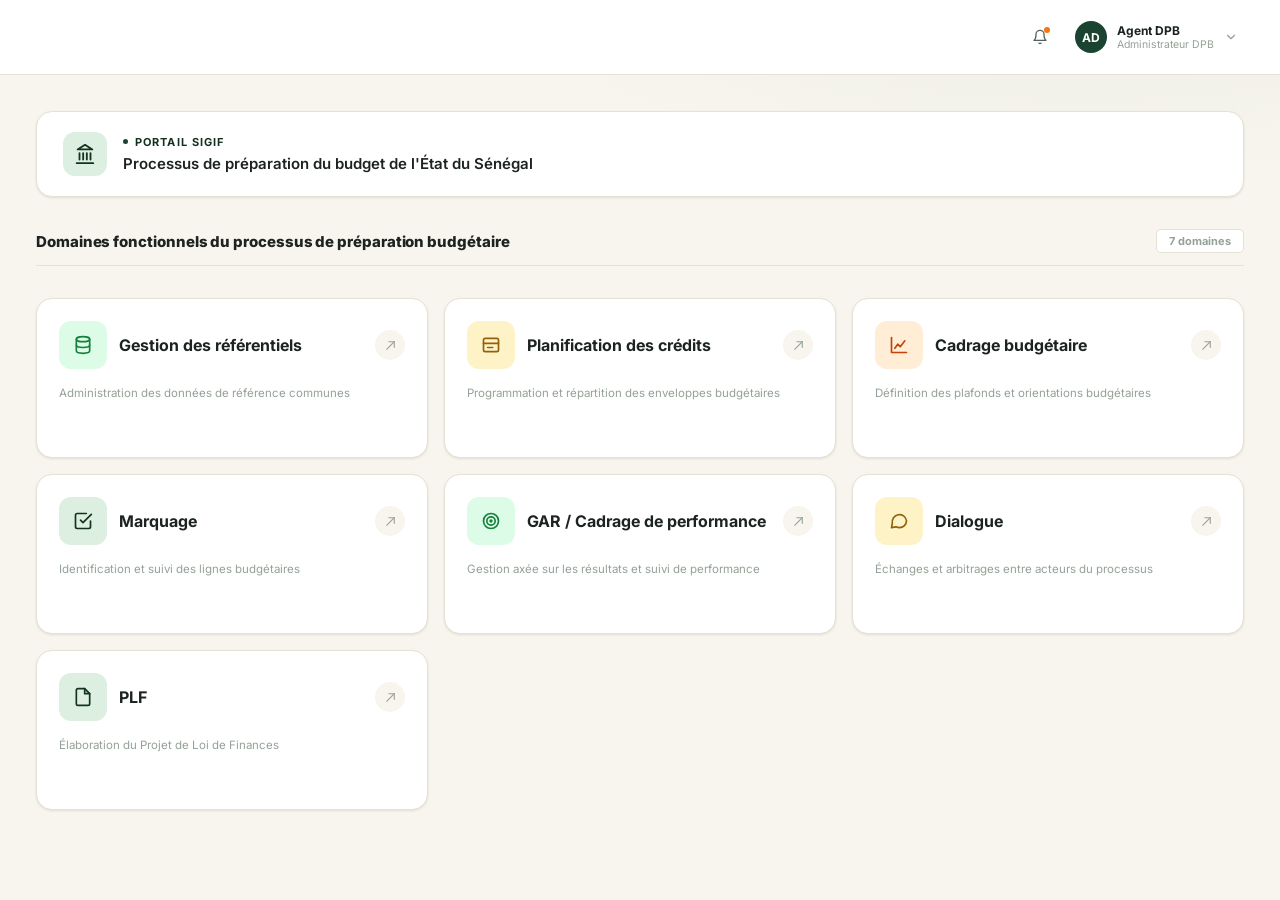
<file: _bmad-output/planning-artifacts/ux-designs/ux-projetDesignSigif-2026-09-01/mockups/portail-ecran-accueil.html>
<!doctype html>
<html lang="fr">
<head>
<meta charset="utf-8">
<meta name="viewport" content="width=device-width, initial-scale=1">
<title>Portail SIGIF - Accueil</title>
<link rel="preconnect" href="https://fonts.googleapis.com">
<link rel="preconnect" href="https://fonts.gstatic.com" crossorigin>
<link href="https://fonts.googleapis.com/css2?family=Inter:wght@400;500;600;700;800&display=swap" rel="stylesheet">
<link rel="stylesheet" href="shared/tokens.css">
<link rel="stylesheet" href="shared/components.css">
<style>
  /* Styles propres à l'écran Portail / Accueil */
  html, body {
    background:
      radial-gradient(1100px 420px at 85% -8%, rgba(27, 67, 50, 0.06), transparent 60%),
      var(--bg);
  }

  .main {
    width: 100%;
    max-width: var(--content-max-w);
    margin: 0 auto;
    padding: 36px 36px 64px;
    display: flex;
    flex-direction: column;
    gap: 32px;
  }

  .section-head {
    display: flex;
    align-items: center;
    justify-content: space-between;
    padding-bottom: 12px;
    border-bottom: 1px solid var(--border);
  }
  .section-title { font-size: 15px; font-weight: 800; letter-spacing: -0.005em; color: var(--ink); }
  .section-count {
    font-size: 11px;
    font-weight: 700;
    color: var(--ink-faint);
    background: var(--surface);
    border: 1px solid var(--border);
    border-radius: 5px;
    padding: 4px 12px;
    flex-shrink: 0;
    margin-left: 16px;
  }

  /* Grille des domaines fonctionnels */
  .domains {
    display: grid;
    grid-template-columns: repeat(3, minmax(0, 1fr));
    gap: 16px;
  }
  .domain-card { min-height: 160px; }
  .card-icon { width: 48px; height: 48px; }

  @media (max-width: 1080px) {
    .domains { grid-template-columns: repeat(2, minmax(0, 1fr)); }
  }
  @media (max-width: 760px) {
    .main { padding: 22px 18px 40px; }
  }
  @media (max-width: 560px) {
    .domains { grid-template-columns: 1fr; }
    .topbar { flex-wrap: wrap; }
  }
</style>
</head>
<body>

<div class="app-shell">
  <div class="app-main">

    <div id="navbar-mount"></div>

    <main class="main">

      <div id="banner-mount"></div>

      <div class="section-head">
        <div class="section-title">Domaines fonctionnels du processus de préparation budgétaire</div>
        <div class="section-count">7 domaines</div>
      </div>

      <div class="domains" id="domains-mount"></div>

    </main>
  </div>
</div>

<script src="shared/app.js"></script>
<script>
  SIGIF.mountNavbar('#navbar-mount', {
    brandSub: 'Préparation budgétaire',
    userName: 'Agent DPB',
    userRole: 'Administrateur DPB',
    userInitials: 'AD'
  });

  SIGIF.mountBanner('#banner-mount', {
    eyebrow: 'Portail SIGIF',
    text: "Processus de préparation du budget de l'État du Sénégal"
  });

  // Les 7 domaines fonctionnels — chaque carte est la porte d'entrée d'un microservice
  SIGIF.mountCards('#domains-mount', [
    {
      icon: 'orgTree', tint: 'leaf',
      title: 'Gestion des référentiels',
      desc: 'Administration des données de référence communes',
      href: 'referentiels-tableau-de-bord.html'
    },
    {
      icon: 'programme', tint: 'gold',
      title: 'Planification des crédits',
      desc: 'Programmation et répartition des enveloppes budgétaires',
      href: '#'
    },
    {
      icon: 'chart', tint: 'orange',
      title: 'Cadrage budgétaire',
      desc: 'Définition des plafonds et orientations budgétaires',
      href: '#'
    },
    {
      icon: 'tag',
      title: 'Marquage',
      desc: 'Identification et suivi des lignes budgétaires',
      href: '#'
    },
    {
      icon: 'objectif', tint: 'leaf',
      title: 'GAR / Cadrage de performance',
      desc: 'Gestion axée sur les résultats et suivi de performance',
      href: '#'
    },
    {
      icon: 'message', tint: 'gold',
      title: 'Dialogue',
      desc: 'Échanges et arbitrages entre acteurs du processus',
      href: '#'
    },
    {
      icon: 'doc',
      title: 'PLF',
      desc: 'Élaboration du Projet de Loi de Finances',
      href: '#'
    }
  ]);
</script>

</body>
</html>
</file>
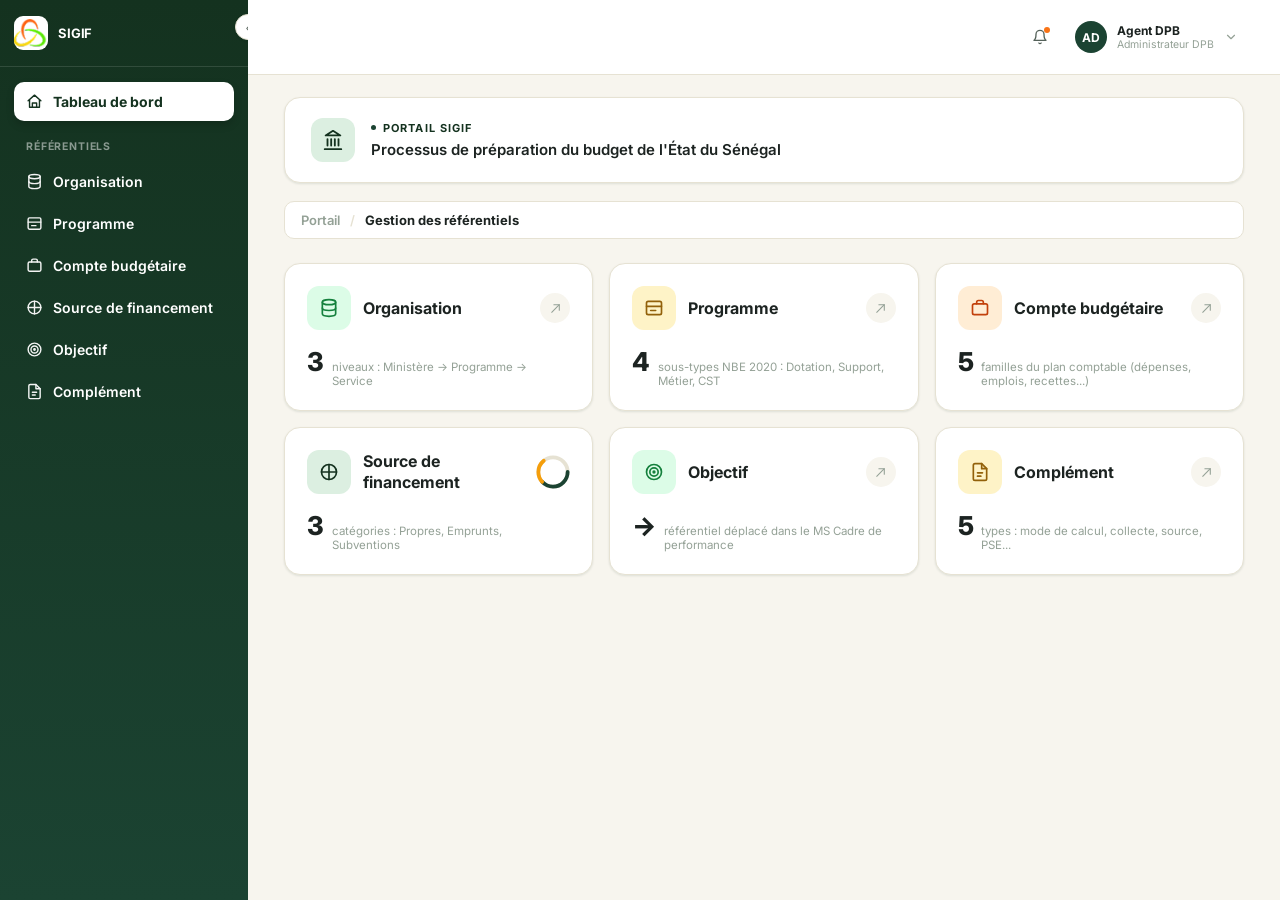
<file: _bmad-output/planning-artifacts/ux-designs/ux-projetDesignSigif-2026-09-01/mockups/referentiels-tableau-de-bord.html>
<!doctype html>
<html lang="fr">
<head>
<meta charset="utf-8">
<meta name="viewport" content="width=device-width, initial-scale=1">
<title>MS Référentiels - Tableau de bord</title>
<link rel="preconnect" href="https://fonts.googleapis.com">
<link rel="preconnect" href="https://fonts.gstatic.com" crossorigin>
<link href="https://fonts.googleapis.com/css2?family=Inter:wght@400;500;600;700;800&display=swap" rel="stylesheet">
<link rel="stylesheet" href="shared/tokens.css">
<link rel="stylesheet" href="shared/components.css">
<style>
  /* Styles propres à l'écran Tableau de bord des référentiels */
  .layout {
    width: 100%;
    max-width: var(--content-max-w);
    margin: 0 auto;
    padding: 24px 36px 64px;
    display: flex;
    flex-direction: column;
    gap: 20px;
  }

  .stat-grid {
    display: grid;
    grid-template-columns: repeat(3, minmax(0, 1fr));
    gap: 16px;
  }
  .card-icon { width: 44px; height: 44px; }
  .stat-value-row { display: flex; align-items: baseline; gap: 8px; }
  .stat-value { font-size: 26px; font-weight: 800; letter-spacing: -0.01em; color: var(--ink); }
  .stat-label { font-size: 11.5px; color: var(--ink-faint); }
  .donut { flex-shrink: 0; }

  @media (max-width: 1000px) {
    .stat-grid { grid-template-columns: repeat(2, minmax(0, 1fr)); }
  }
  @media (max-width: 600px) {
    .stat-grid { grid-template-columns: 1fr; }
    .topbar, .breadcrumb-bar, .banner-bar, .layout { padding-left: 18px; padding-right: 18px; }
  }
</style>
</head>
<body>

<div class="app-shell">

  <!-- Sidebar : navigation propre au module Référentiels -->
  <aside class="app-sidebar">
    <nav class="app-nav" id="sidebar-mount"></nav>
  </aside>

  <!-- Colonne principale -->
  <div class="app-main">

    <div id="navbar-mount"></div>

    <div class="banner-bar">
      <div id="banner-mount"></div>
    </div>

    <div class="breadcrumb-bar" id="breadcrumb-mount"></div>

    <div class="layout">
      <div class="stat-grid" id="stats-mount"></div>
    </div>

  </div>

</div>

<script src="shared/app.js"></script>
<script>
  SIGIF.mountSidebar('#sidebar-mount', [
    { icon: 'home', label: 'Tableau de bord', href: 'referentiels-tableau-de-bord.html', active: true },
    { type: 'label', label: 'Référentiels' },
    { icon: 'orgTree', label: 'Organisation', href: 'organisation.html' },
    { icon: 'programme', label: 'Programme', href: '#' },
    { icon: 'compte', label: 'Compte budgétaire', href: '#' },
    { icon: 'source', label: 'Source de financement', href: '#' },
    { icon: 'objectif', label: 'Objectif', href: '#' },
    { icon: 'complement', label: 'Complément', href: '#' }
  ], {});

  SIGIF.mountNavbar('#navbar-mount', {
    userName: 'Agent DPB',
    userRole: 'Administrateur DPB',
    userInitials: 'AD'
  });

  SIGIF.mountBanner('#banner-mount', {
    eyebrow: 'Portail SIGIF',
    text: "Processus de préparation du budget de l'État du Sénégal"
  });

  SIGIF.mountBreadcrumb('#breadcrumb-mount', [
    { label: 'Portail', href: 'portail-ecran-accueil.html' },
    { label: 'Gestion des référentiels' }
  ]);

  // Vue synthétique des 6 référentiels — chiffres tirés du document de
  // cadrage métier (SVC-REF_Cadrage_Metier_v3.3), pas des valeurs inventées.
  SIGIF.mountCards('#stats-mount', [
    {
      icon: 'orgTree', tint: 'leaf',
      title: 'Organisation',
      stat: { value: '3', label: 'niveaux : Ministère → Programme → Service' },
      href: 'organisation.html'
    },
    {
      icon: 'programme', tint: 'gold',
      title: 'Programme',
      stat: { value: '4', label: 'sous-types NBE 2020 : Dotation, Support, Métier, CST' },
      href: '#'
    },
    {
      icon: 'compte', tint: 'orange',
      title: 'Compte budgétaire',
      stat: { value: '5', label: 'familles du plan comptable (dépenses, emplois, recettes...)' },
      href: '#'
    },
    {
      icon: 'source',
      title: 'Source de financement',
      stat: { value: '3', label: 'catégories : Propres, Emprunts, Subventions' },
      donut: true,
      href: '#'
    },
    {
      icon: 'objectif', tint: 'leaf',
      title: 'Objectif',
      stat: { value: '→', label: 'référentiel déplacé dans le MS Cadre de performance' },
      href: '#'
    },
    {
      icon: 'complement', tint: 'gold',
      title: 'Complément',
      stat: { value: '5', label: 'types : mode de calcul, collecte, source, PSE...' },
      href: '#'
    }
  ]);
</script>

</body>
</html>
</file>
<file: _bmad-output/planning-artifacts/ux-designs/ux-projetDesignSigif-2026-09-01/mockups/shared/tokens.css>
/*
  tokens.css — Design tokens SIGIF (charte graphique)
  Source unique des couleurs, rayons et ombres. Ne pas dupliquer ces
  valeurs dans les pages : toute page doit charger ce fichier avant
  components.css.
*/

:root {
  --bg: #f7f5ee;
  --surface: #ffffff;
  --border: #e6e2d3;
  --ink: #1c2321;
  --ink-soft: #55625a;
  --ink-faint: #94a196;

  --accent: #1b4332;
  --accent-soft: #dcefe1;
  --accent-ink: #14321f;

  --gold: #f59e0b;
  --gold-soft: #fef3c7;
  --orange: #f97316;
  --orange-soft: #ffedd5;
  --leaf: #16a34a;
  --leaf-soft: #dcfce7;

  --radius-sm: 10px;
  --radius: 16px;
  --radius-lg: 20px;

  --shadow: 0 1px 2px rgba(20, 50, 31, 0.05), 0 1px 3px rgba(20, 50, 31, 0.06);
  --shadow-md: 0 12px 28px -10px rgba(20, 50, 31, 0.18), 0 4px 10px -4px rgba(20, 50, 31, 0.08);

  --sidebar-w: 248px;
  --content-max-w: 1280px;
}

/* Thème alternatif (sélecteur "Thème de couleur" du menu utilisateur) */
body[data-theme="blue"] {
  --accent: #2563eb;
  --accent-soft: #dbeafe;
  --accent-ink: #1e3a8a;
}
</file>
<file: _bmad-output/planning-artifacts/ux-designs/ux-projetDesignSigif-2026-09-01/mockups/shared/components.css>
/*
  components.css — Composants partagés SIGIF
  Charge après tokens.css. Contient : reset de base, Navbar globale,
  Sidebar (générique, alimentée en JS par app.js), et les composants
  de carte communs (card, arrow-badge). Le contenu propre à chaque
  écran (grilles spécifiques, page-head, etc.) reste dans la page.
*/

* { box-sizing: border-box; }
html, body {
  margin: 0;
  height: 100%;
  font-family: 'Inter', system-ui, sans-serif;
  background: var(--bg);
  color: var(--ink);
  -webkit-font-smoothing: antialiased;
}
a { color: inherit; text-decoration: none; }
ul { list-style: none; margin: 0; padding: 0; }
svg { display: block; }

a:focus-visible,
button:focus-visible {
  outline: 2px solid var(--accent);
  outline-offset: 2px;
  border-radius: 6px;
}

/* ===== App shell ===== */
.app-shell {
  display: flex;
  min-height: 100%;
}
.app-main {
  flex: 1;
  min-width: 0;
}

/* ===== Sidebar (générique) ===== */
.app-sidebar {
  width: var(--sidebar-w);
  flex-shrink: 0;
  background: linear-gradient(180deg, var(--accent-ink) 0%, var(--accent) 100%);
  color: #f2f6f3;
  display: flex;
  flex-direction: column;
  position: sticky;
  top: 0;
  height: 100vh;
  transition: width 0.18s ease;
}

/* Bouton de compression / décompression, injecté par mountSidebar() */
.sidebar-toggle {
  position: absolute;
  top: 14px;
  right: -13px;
  width: 26px;
  height: 26px;
  border-radius: 50%;
  background: var(--surface);
  border: 1px solid var(--border);
  color: var(--ink-soft);
  display: flex;
  align-items: center;
  justify-content: center;
  cursor: pointer;
  box-shadow: var(--shadow);
  z-index: 20;
  font-size: 13px;
  line-height: 1;
  transition: transform 0.18s ease, background 0.15s ease;
}
.sidebar-toggle:hover { background: var(--bg); }

.app-sidebar.is-collapsed {
  width: 72px;
  min-width: 72px;
}
.app-sidebar.is-collapsed .sidebar-toggle { transform: rotate(180deg); }
.app-sidebar.is-collapsed .app-nav-item {
  position: relative;
  width: 44px;
  overflow: hidden;
  justify-content: center;
}
.app-sidebar.is-collapsed .app-nav-item svg {
  width: 21px;
  height: 21px;
  transition: width 0.18s ease, height 0.18s ease;
}
.app-sidebar.is-collapsed .app-nav-item-label {
  position: absolute;
  left: 100%;
  top: 50%;
  margin-left: 12px;
  transform: translateY(-50%);
  background: var(--ink);
  color: #fff;
  padding: 6px 10px;
  border-radius: 6px;
  font-size: 12.5px;
  font-weight: 600;
  white-space: nowrap;
  box-shadow: var(--shadow-md);
  opacity: 0;
  pointer-events: none;
  transition: opacity 0.15s ease;
  z-index: 30;
}
.app-sidebar.is-collapsed .app-nav-item:hover {
  overflow: visible;
}
.app-sidebar.is-collapsed .app-nav-item:hover .app-nav-item-label {
  opacity: 1;
}
.app-sidebar.is-collapsed .app-nav-label { display: none; }
.app-sidebar.is-collapsed .app-sidebar-brand > div:not(.brand-mark) { display: none; }
.app-sidebar-brand {
  display: flex;
  align-items: center;
  gap: 10px;
  padding: 16px 14px;
  border-bottom: 1px solid rgba(255, 255, 255, 0.12);
}
.app-sidebar-brand .brand-mark { width: 34px; height: 34px; border-radius: 9px; display: flex; align-items: center; justify-content: center; flex-shrink: 0; background: #ffffff; }
.app-sidebar-brand .brand-mark img { width: 100%; height: 100%; object-fit: contain; }
.app-sidebar-brand .brand-name { font-size: 13px; font-weight: 700; color: #ffffff; letter-spacing: -0.01em; }
.app-sidebar-brand .brand-sub { font-size: 10px; color: rgba(255, 255, 255, 0.7); margin-top: 1px; }

.app-nav {
  display: flex;
  flex-direction: column;
  gap: 3px;
  padding: 15px 14px;
}
.app-nav-label {
  font-size: 10.5px;
  font-weight: 700;
  letter-spacing: 0.08em;
  text-transform: uppercase;
  color: rgba(255, 255, 255, 0.5);
  padding: 16px 12px 6px;
}
.app-nav-divider {
  height: 1px;
  background: rgba(255, 255, 255, 0.12);
  margin: 10px 12px 4px;
}
.app-nav-item {
  display: flex;
  align-items: center;
  gap: 10px;
  padding: 11px 12px;
  border-radius: var(--radius-sm);
  font-size: 14px;
  font-weight: 600;
  color: #ffffff;
  transition: background 0.12s ease, color 0.12s ease, box-shadow 0.12s ease;
}
.app-nav-item svg { flex-shrink: 0; opacity: 0.95; }
.app-nav-item:hover { background: rgba(255, 255, 255, 0.1); color: #ffffff; }
.app-nav-item.is-active {
  background: #ffffff;
  color: var(--accent-ink);
  font-weight: 700;
  box-shadow: 0 4px 10px -2px rgba(0, 0, 0, 0.25);
}
.app-nav-item.is-active svg { opacity: 1; color: var(--accent-ink); }

@media (max-width: 760px) {
  .app-sidebar { display: none; }
}

/* ===== Navbar globale ===== */
.topbar-wrap {
  position: sticky;
  top: 0;
  z-index: 10;
  background: #ffffff;
  border-bottom: 1px solid var(--border);
}
.topbar {
  width: 100%;
  padding: 16px 36px;
  display: flex;
  align-items: center;
  justify-content: flex-end;
  gap: 16px;
}
.brand { display: flex; align-items: center; gap: 10px; }
.brand-mark { width: 34px; height: 34px; border-radius: 9px; display: flex; align-items: center; justify-content: center; flex-shrink: 0; }
.brand-mark img { width: 100%; height: 100%; object-fit: contain; }
.brand-name { font-size: 13px; font-weight: 700; color: var(--ink); letter-spacing: -0.01em; }
.brand-sub { font-size: 10px; color: var(--ink-faint); margin-top: 1px; }

.topbar-actions { display: flex; align-items: center; gap: 12px; }
.icon-btn {
  display: flex; align-items: center; justify-content: center;
  width: 36px; height: 36px; border-radius: var(--radius-sm);
  background: transparent; border: none; color: var(--ink-soft);
  position: relative; cursor: pointer; transition: background 0.12s ease;
}
.icon-btn:hover { background: var(--bg); }
.icon-btn .dot {
  position: absolute; top: 8px; right: 8px; width: 6px; height: 6px;
  border-radius: 50%; background: var(--orange);
}

.user-menu-wrap { position: relative; }
.user-chip {
  display: flex; align-items: center; gap: 10px;
  background: transparent; border: none; border-radius: 999px;
  padding: 5px 6px 5px 5px; font-family: inherit; cursor: pointer;
  transition: background 0.12s ease;
}
.user-chip:hover { background: var(--bg); }
.user-avatar {
  width: 32px; height: 32px; border-radius: 50%; background: var(--accent); color: #fff;
  display: flex; align-items: center; justify-content: center; font-size: 12px; font-weight: 700;
  flex-shrink: 0;
}
.user-chip .user-meta { display: flex; flex-direction: column; line-height: 1.25; text-align: left; }
.user-chip .user-name { font-size: 12px; font-weight: 700; color: var(--ink); }
.user-chip .user-role { font-size: 10.5px; color: var(--ink-faint); }
.user-chip .chevron { color: var(--ink-faint); flex-shrink: 0; transition: transform 0.15s ease; }
.user-chip[aria-expanded="true"] .chevron { transform: rotate(180deg); }

.user-menu {
  position: absolute; top: calc(100% + 10px); right: 0; width: 240px;
  background: var(--surface); border: 1px solid var(--border); border-radius: var(--radius);
  box-shadow: var(--shadow-md); padding: 16px; z-index: 20;
  opacity: 0; transform: translateY(-6px); visibility: hidden; pointer-events: none;
  transition: opacity 0.15s ease, transform 0.15s ease;
}
.user-menu.is-open { opacity: 1; transform: translateY(0); visibility: visible; pointer-events: auto; }
.user-menu-label {
  font-size: 11px; font-weight: 700; letter-spacing: 0.06em; text-transform: uppercase;
  color: var(--ink-faint); margin-bottom: 10px;
}
.theme-option {
  display: flex; align-items: center; gap: 10px; padding: 8px; border-radius: var(--radius-sm);
  font-size: 13.5px; font-weight: 600; color: var(--ink); cursor: pointer;
  transition: background 0.12s ease;
}
.theme-option:hover { background: var(--bg); }
.theme-option.is-selected { background: var(--bg); }
.theme-swatch { width: 22px; height: 22px; border-radius: 7px; flex-shrink: 0; }
.theme-swatch-blue { background: #2563eb; }
.theme-swatch-green { background: linear-gradient(135deg, var(--accent-ink) 50%, var(--gold) 50%); }
.theme-option-label { flex: 1; }
.theme-check { display: none; color: var(--accent); flex-shrink: 0; }
.theme-option.is-selected .theme-check { display: block; }
.user-menu-divider { height: 1px; background: var(--border); margin: 12px 0; }
.user-menu-logout {
  padding: 8px; border-radius: var(--radius-sm); font-size: 13.5px; font-weight: 700; color: var(--ink);
  cursor: pointer; transition: background 0.12s ease;
}
.user-menu-logout:hover { background: var(--bg); }

/* ===== Bandeau d'identification (Portail SIGIF), commun à tout écran ===== */
.banner-bar {
  width: 100%;
  max-width: var(--content-max-w);
  margin: 0 auto;
  padding: 22px 36px 0;
}
.page-banner {
  display: flex;
  align-items: center;
  gap: 16px;
  background: var(--surface);
  border: 1px solid var(--border);
  border-radius: var(--radius);
  padding: 20px 26px;
  box-shadow: var(--shadow);
}
.page-banner-icon {
  display: flex;
  align-items: center;
  justify-content: center;
  width: 44px;
  height: 44px;
  border-radius: 12px;
  background: var(--accent-soft);
  color: var(--accent-ink);
  flex-shrink: 0;
}
.page-banner-body { min-width: 0; }
.page-banner-eyebrow {
  display: flex;
  align-items: center;
  gap: 7px;
  font-size: 11px;
  font-weight: 700;
  letter-spacing: 0.1em;
  text-transform: uppercase;
  color: var(--accent-ink);
  margin-bottom: 4px;
}
.page-banner-eyebrow-dot {
  width: 5px;
  height: 5px;
  border-radius: 50%;
  background: var(--accent);
  flex-shrink: 0;
}
.page-banner-text {
  font-size: 15px;
  font-weight: 600;
  color: var(--ink);
  line-height: 1.4;
}

/* ===== Breadcrumb + page head (communs à toute page interne) ===== */
.breadcrumb-bar {
  width: 100%;
  max-width: var(--content-max-w);
  margin: 0 auto;
  padding: 18px 36px 0;
}
.breadcrumb {
  display: flex;
  align-items: center;
  gap: 10px;
  background: var(--surface);
  border: 1px solid var(--border);
  border-radius: var(--radius-sm);
  padding: 10px 16px;
  font-size: 13px;
  font-weight: 600;
  color: var(--ink-faint);
}
.breadcrumb a { color: var(--ink-faint); text-decoration: none; }
.breadcrumb a:hover { color: var(--accent-ink); }
.breadcrumb .current { color: var(--ink); font-weight: 700; }
.breadcrumb span { color: var(--border); }

.page-head {
  width: 100%;
  max-width: var(--content-max-w);
  margin: 0 auto;
  padding: 14px 36px 0;
}
.page-title { font-size: 21px; font-weight: 800; letter-spacing: -0.01em; color: var(--ink); }
.page-sub { margin-top: 4px; font-size: 13px; color: var(--ink-soft); max-width: 640px; line-height: 1.55; }

.section-label {
  font-size: 11px;
  font-weight: 700;
  letter-spacing: 0.06em;
  text-transform: uppercase;
  color: var(--ink-faint);
}

/* ===== Barre d'outils liste (recherche + filtre) ===== */
.toolbar {
  display: flex;
  align-items: center;
  gap: 12px;
}
.search-box {
  flex: 1;
  display: flex;
  align-items: center;
  gap: 10px;
  background: var(--surface);
  border: 1px solid var(--border);
  border-radius: var(--radius-sm);
  padding: 0 14px;
  height: 42px;
  color: var(--ink-faint);
  transition: border-color 0.15s ease, box-shadow 0.15s ease;
}
.search-box:focus-within {
  border-color: var(--accent);
  box-shadow: 0 0 0 3px var(--accent-soft);
}
.search-box input {
  flex: 1;
  border: none;
  outline: none;
  background: transparent;
  font: inherit;
  font-size: 13.5px;
  color: var(--ink);
}
.search-box input::placeholder { color: var(--ink-faint); }
.filter-btn {
  display: flex;
  align-items: center;
  gap: 8px;
  height: 42px;
  padding: 0 16px;
  border: 1px solid var(--border);
  border-radius: var(--radius-sm);
  background: var(--surface);
  color: var(--ink-soft);
  font: inherit;
  font-size: 13.5px;
  font-weight: 600;
  cursor: pointer;
  transition: background 0.12s ease, border-color 0.12s ease, box-shadow 0.12s ease;
}
.filter-btn:hover { background: var(--bg); border-color: var(--ink-faint); box-shadow: var(--shadow); }

/* ===== Liste / tableau de référentiel ===== */
.list-card {
  background: var(--surface);
  border: 1px solid var(--border);
  border-radius: var(--radius);
  box-shadow: var(--shadow);
  overflow: hidden;
}
.list-card-head {
  display: flex;
  align-items: center;
  justify-content: space-between;
  padding: 16px 20px;
  border-bottom: 1px solid var(--border);
}
.list-card-title {
  display: flex;
  align-items: center;
  gap: 8px;
  font-size: 15px;
  font-weight: 800;
  letter-spacing: -0.005em;
  color: var(--ink);
}
.list-card-title .badge {
  font-size: 11.5px;
  font-weight: 700;
  color: var(--accent-ink);
  background: var(--accent-soft);
  border-radius: 999px;
  padding: 2px 9px;
}
.table-wrap { width: 100%; overflow-x: auto; }
.data-table { width: 100%; border-collapse: collapse; }
.data-table th {
  text-align: left;
  font-size: 10.5px;
  font-weight: 700;
  letter-spacing: 0.06em;
  text-transform: uppercase;
  color: var(--ink-faint);
  background: var(--bg);
  padding: 11px 20px;
  border-bottom: 1px solid var(--border);
  white-space: nowrap;
}
.data-table td {
  padding: 14px 20px;
  font-size: 13.5px;
  color: var(--ink);
  border-bottom: 1px solid var(--border);
  white-space: nowrap;
}
.data-table tbody tr:last-child td { border-bottom: none; }
.data-table tbody tr:nth-child(even) { background: rgba(28, 35, 33, 0.014); }
.data-table tbody tr:hover { background: var(--accent-soft); }
.data-table tbody tr:hover td { color: var(--accent-ink); }
.data-table td.row-actions { color: var(--ink-faint); cursor: pointer; width: 1%; }
.row-name { display: flex; align-items: center; gap: 10px; }
.row-avatar {
  width: 30px;
  height: 30px;
  border-radius: 999px;
  display: flex;
  align-items: center;
  justify-content: center;
  flex-shrink: 0;
  font-size: 11.5px;
  font-weight: 700;
  color: var(--accent-ink);
  background: var(--accent-soft);
}
.status-pill {
  display: inline-flex;
  align-items: center;
  gap: 6px;
  font-size: 11.5px;
  font-weight: 700;
  padding: 3px 10px;
  border-radius: 999px;
}
.status-pill::before {
  content: '';
  width: 6px;
  height: 6px;
  border-radius: 50%;
  background: currentColor;
  flex-shrink: 0;
}
.status-pill.is-active { color: var(--accent-ink); background: var(--accent-soft); }
.status-pill.is-inactive { color: var(--ink-faint); background: var(--bg); }
.pagination {
  display: flex;
  align-items: center;
  justify-content: center;
  gap: 6px;
  padding: 14px 20px;
}
.page-btn {
  min-width: 32px;
  height: 32px;
  padding: 0 8px;
  display: flex;
  align-items: center;
  justify-content: center;
  border: 1px solid var(--border);
  border-radius: var(--radius-sm);
  background: var(--surface);
  color: var(--ink-soft);
  font: inherit;
  font-size: 12.5px;
  font-weight: 600;
  cursor: pointer;
}
.page-btn:hover { background: var(--bg); }
.page-btn.is-active { background: var(--accent); border-color: var(--accent); color: #ffffff; }

/* ===== Carte générique (base des domain-card / stat-card) ===== */
.card {
  background: var(--surface);
  border: 1px solid var(--border);
  border-radius: var(--radius);
  padding: 22px;
  box-shadow: var(--shadow);
  display: flex;
  flex-direction: column;
  gap: 16px;
  transition: box-shadow 0.2s cubic-bezier(.2,.7,.3,1), transform 0.2s cubic-bezier(.2,.7,.3,1), border-color 0.2s ease;
}
.card:hover {
  box-shadow: var(--shadow-md);
  transform: translateY(-2px);
  border-color: var(--accent);
}
.card-top { display: flex; align-items: center; gap: 12px; }
.card-icon {
  width: 44px;
  height: 44px;
  display: flex; align-items: center; justify-content: center;
  border-radius: 12px;
  background: var(--accent-soft); color: var(--accent-ink); flex-shrink: 0;
}
.card-icon.gold { background: var(--gold-soft); color: #92610a; }
.card-icon.orange { background: var(--orange-soft); color: #c2410c; }
.card-icon.leaf { background: var(--leaf-soft); color: #15803d; }
.card-arrow {
  display: inline-flex; align-items: center; justify-content: center;
  width: 30px; height: 30px; border-radius: 50%;
  background: var(--bg); color: var(--ink-faint);
  transition: background 0.18s ease, color 0.18s ease;
  flex-shrink: 0;
}
.card:hover .card-arrow { background: var(--accent); color: #fff; }
.card-title { font-size: 16px; font-weight: 700; color: var(--ink); line-height: 1.3; flex: 1; min-width: 0; }
.card-top .donut { margin-left: auto; }
.card-desc { font-size: 11.5px; color: var(--ink-faint); line-height: 1.45; }
</file>
